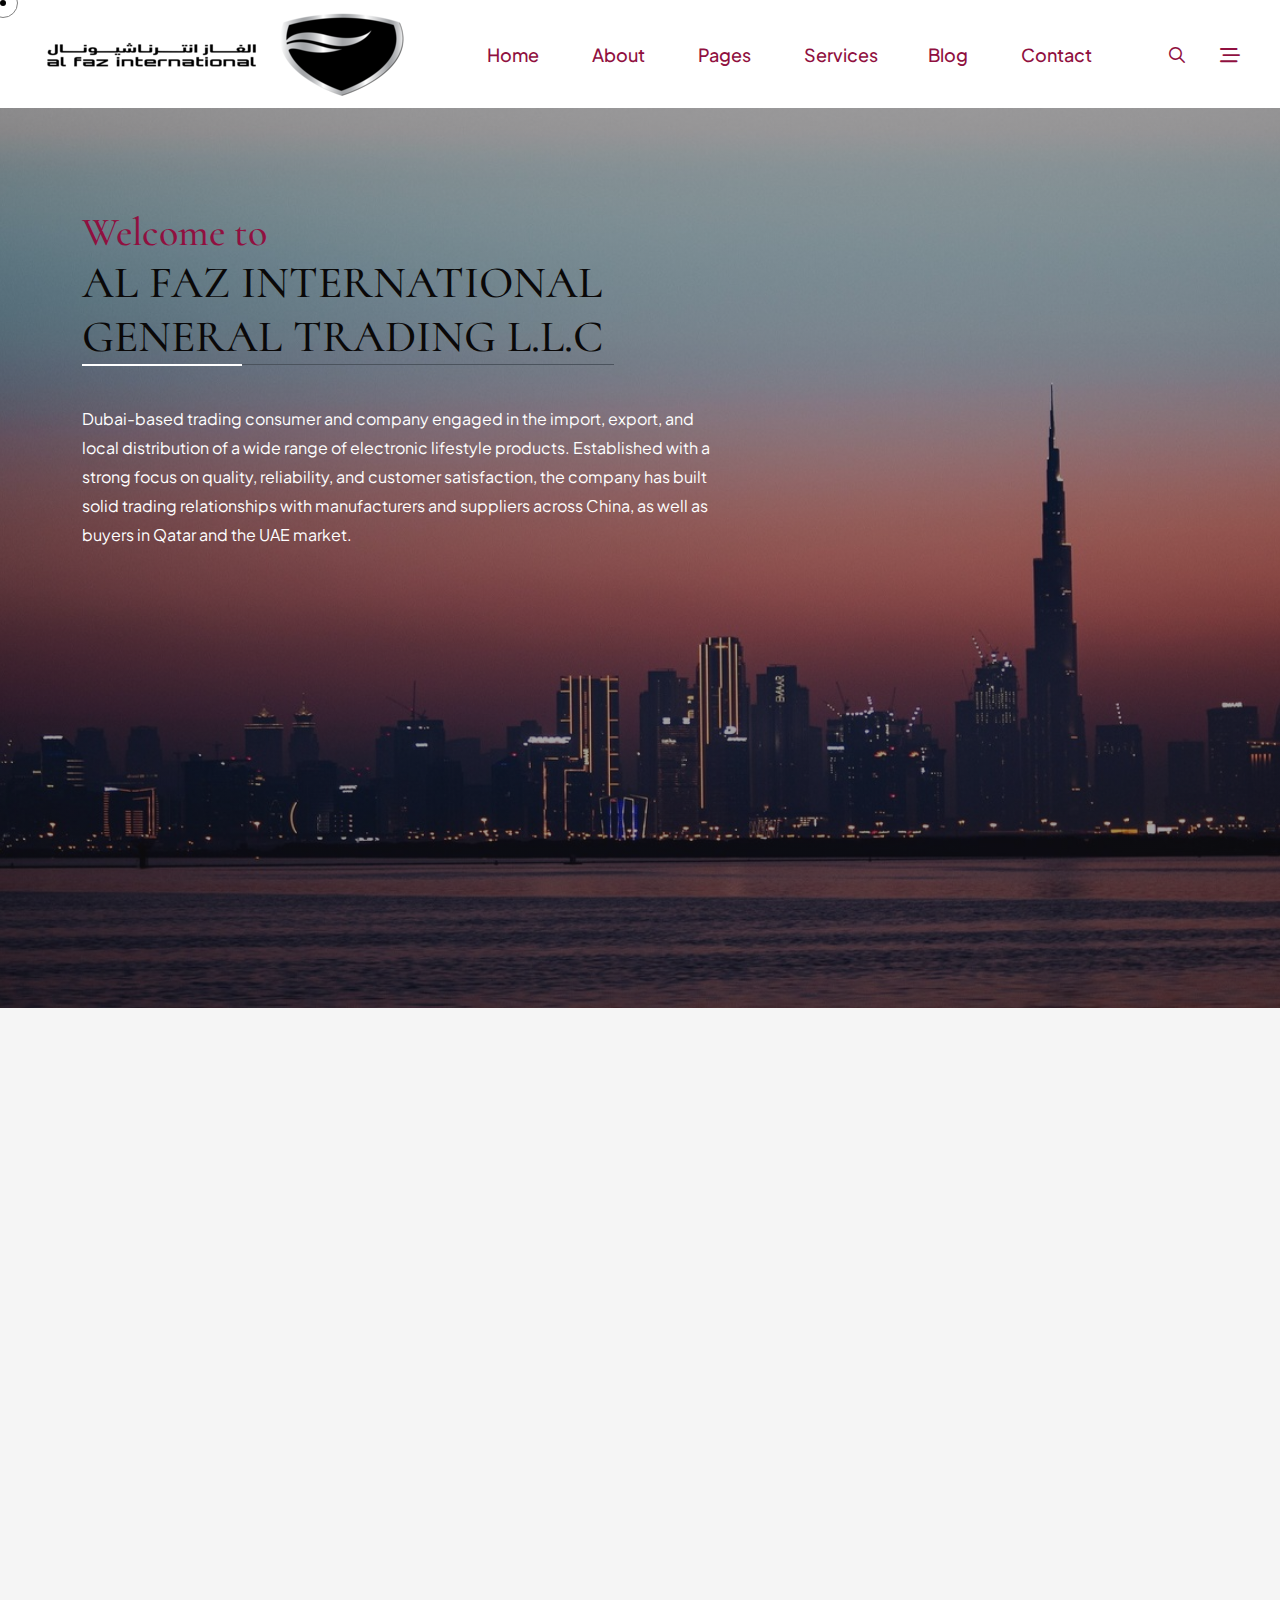
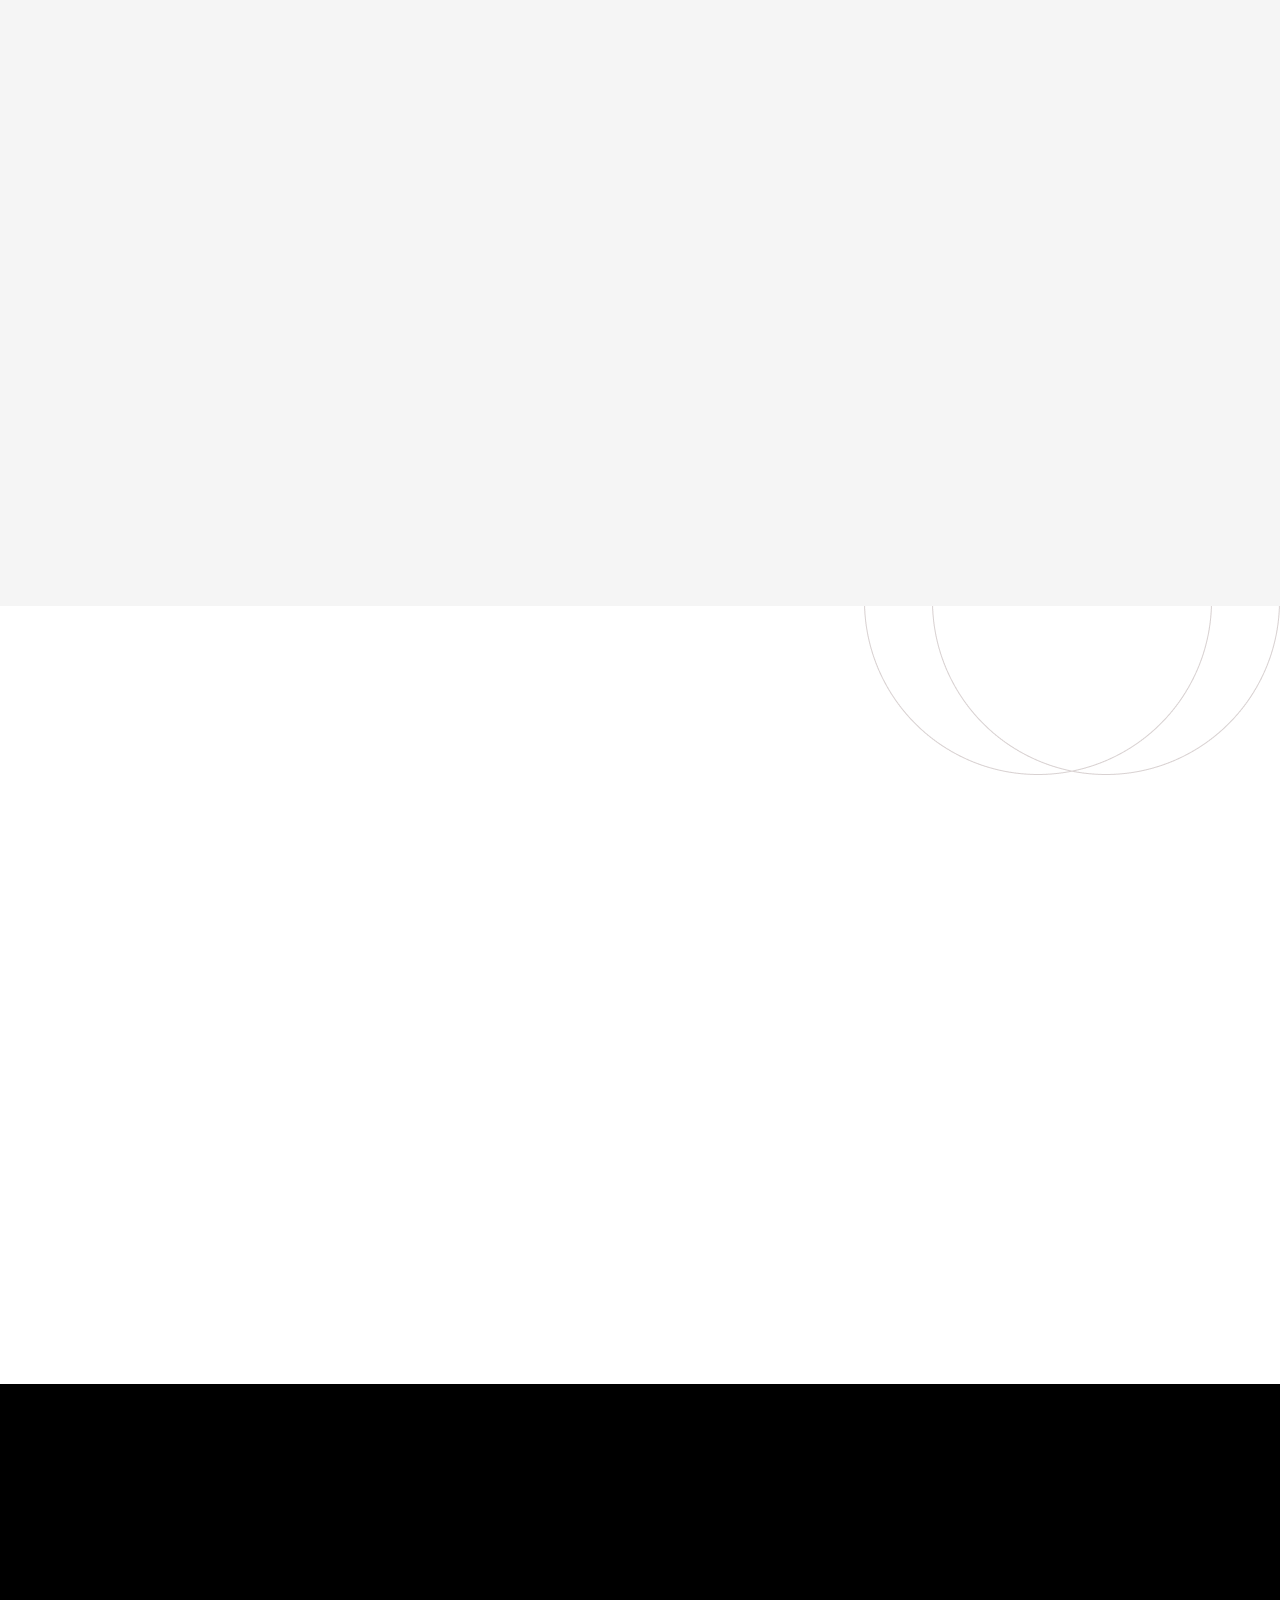
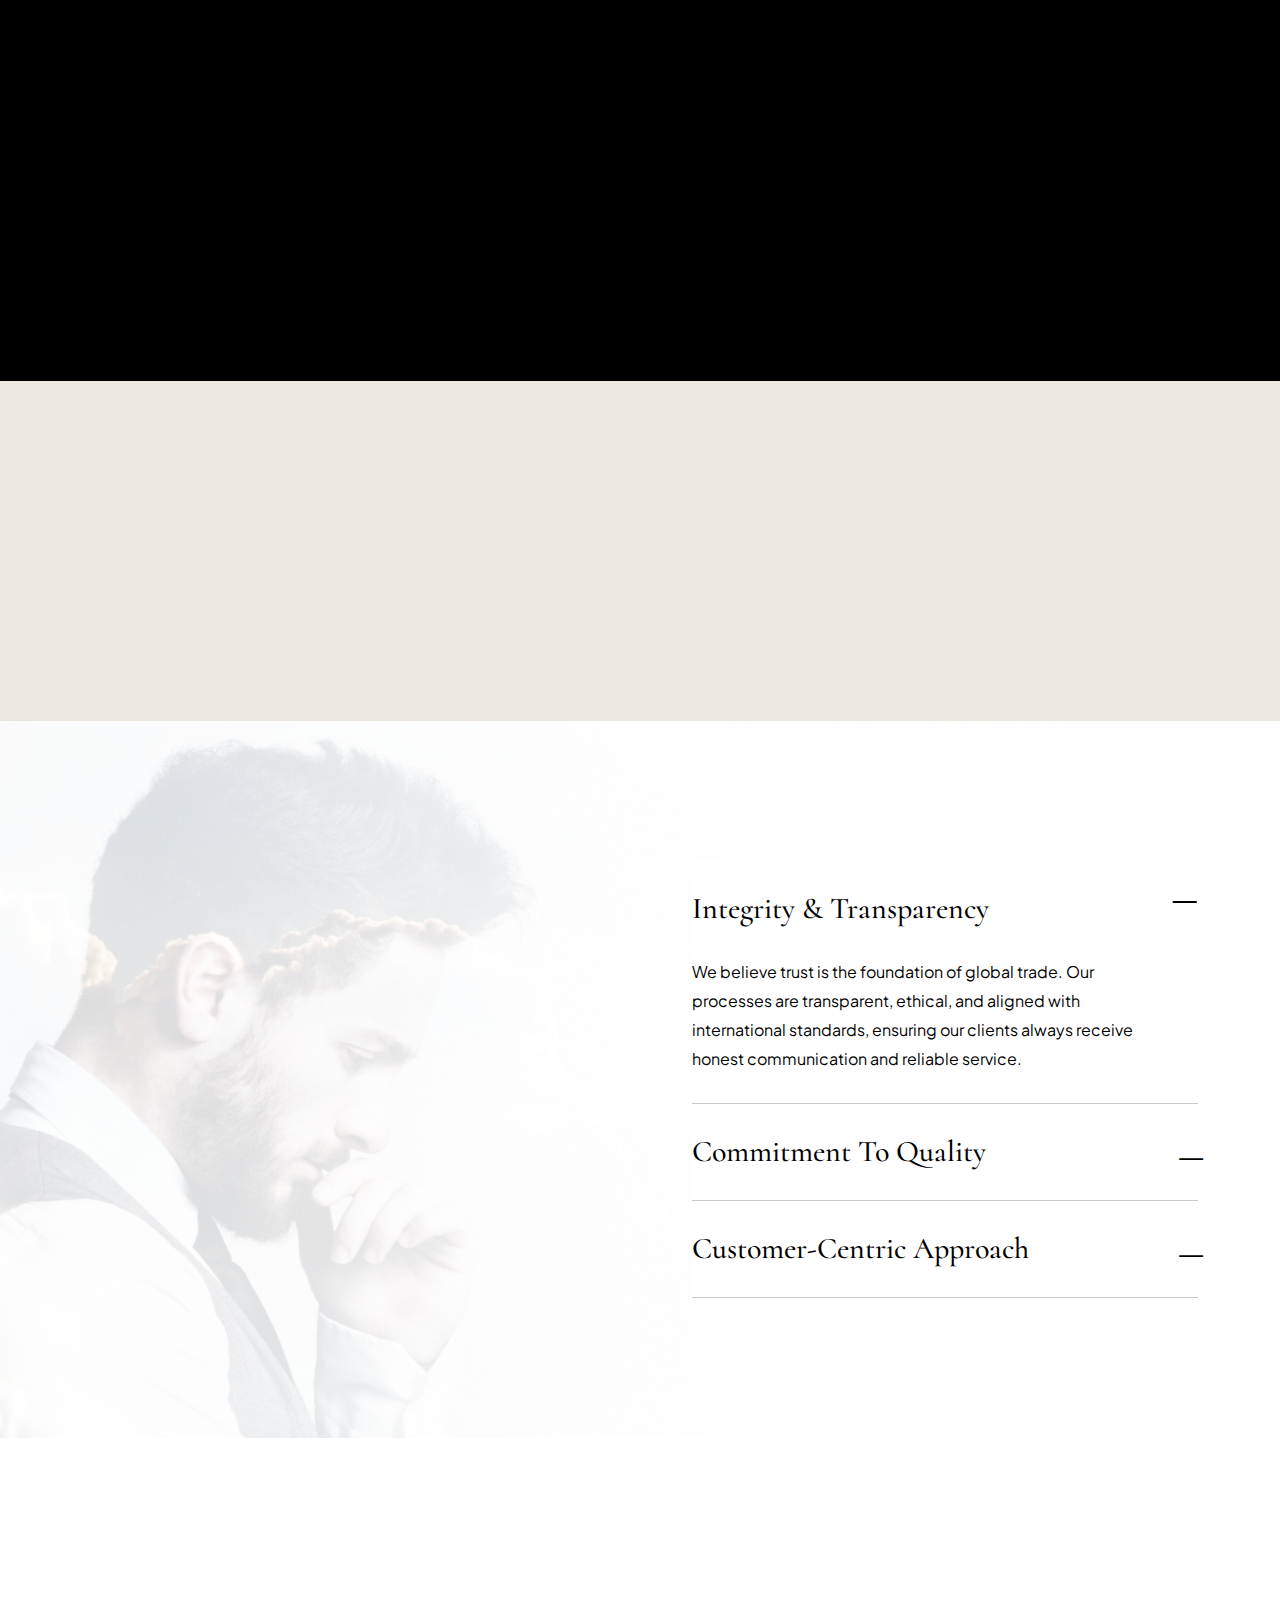
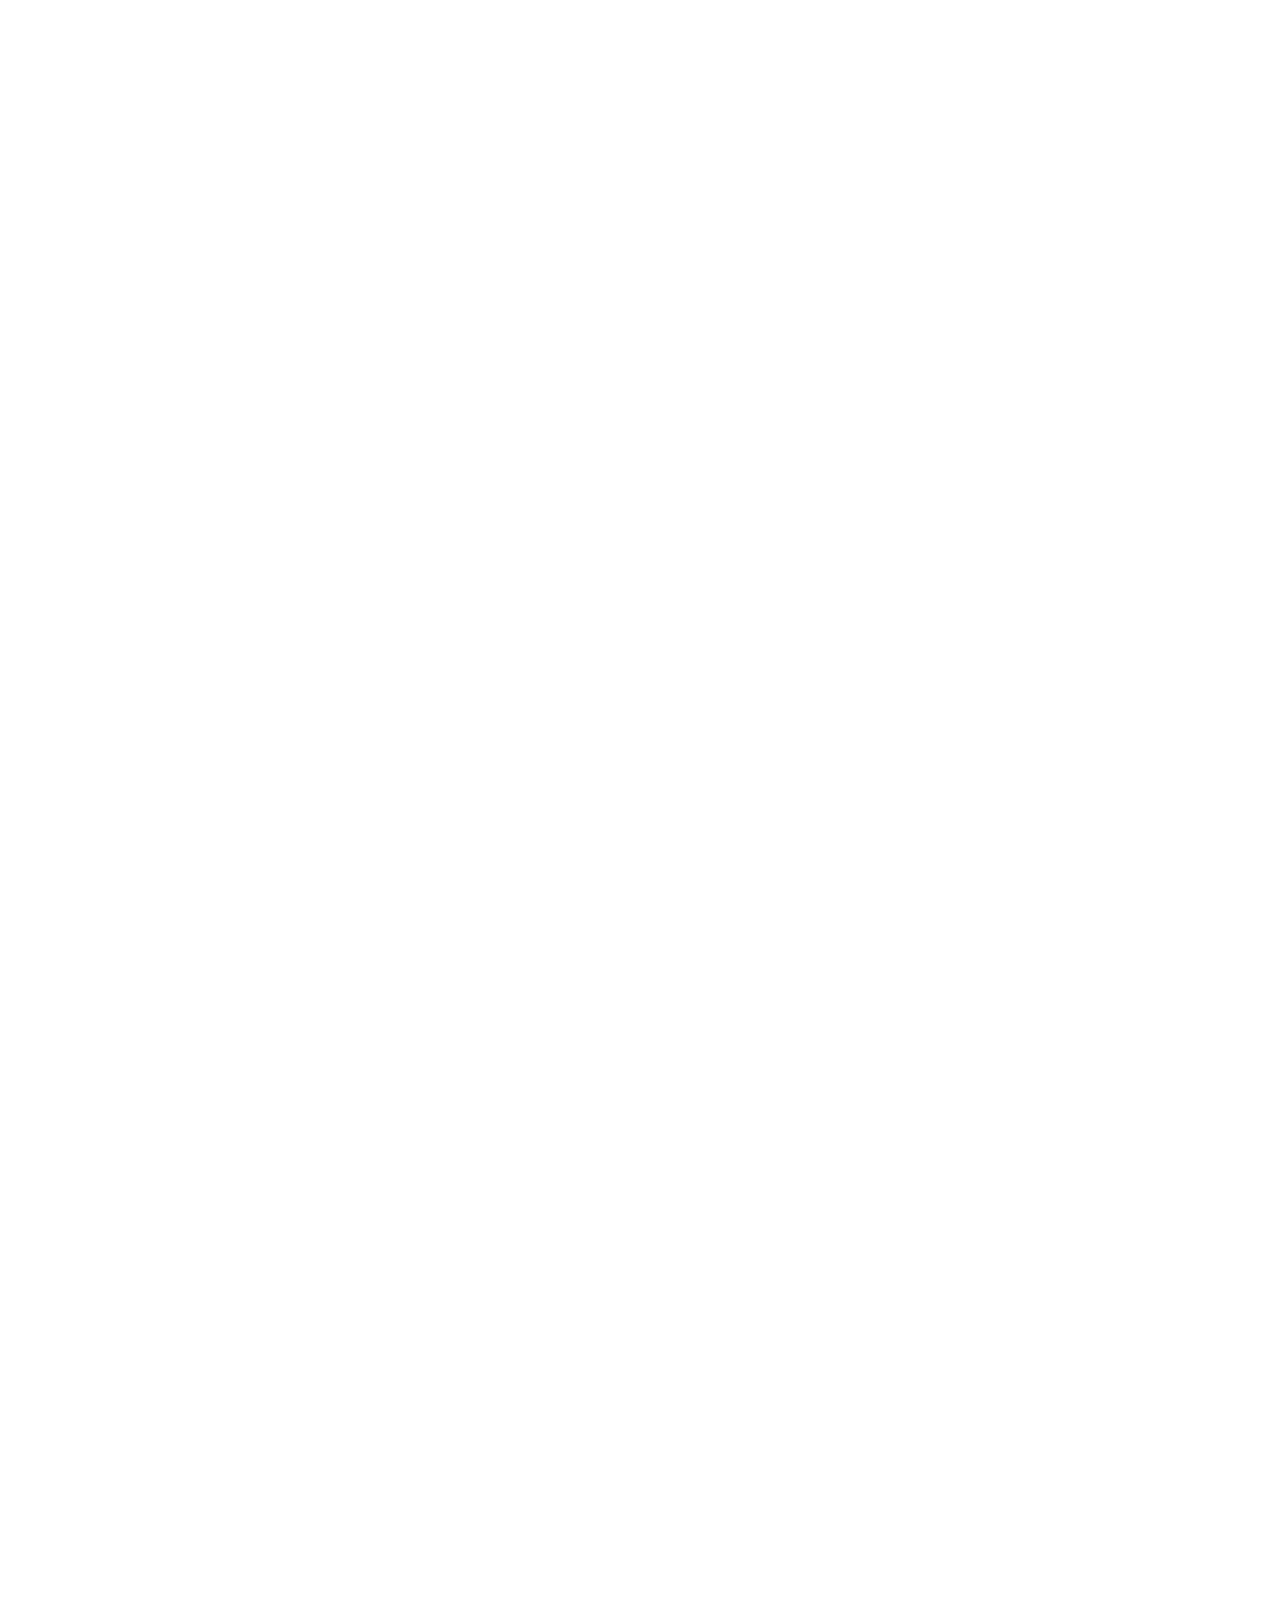
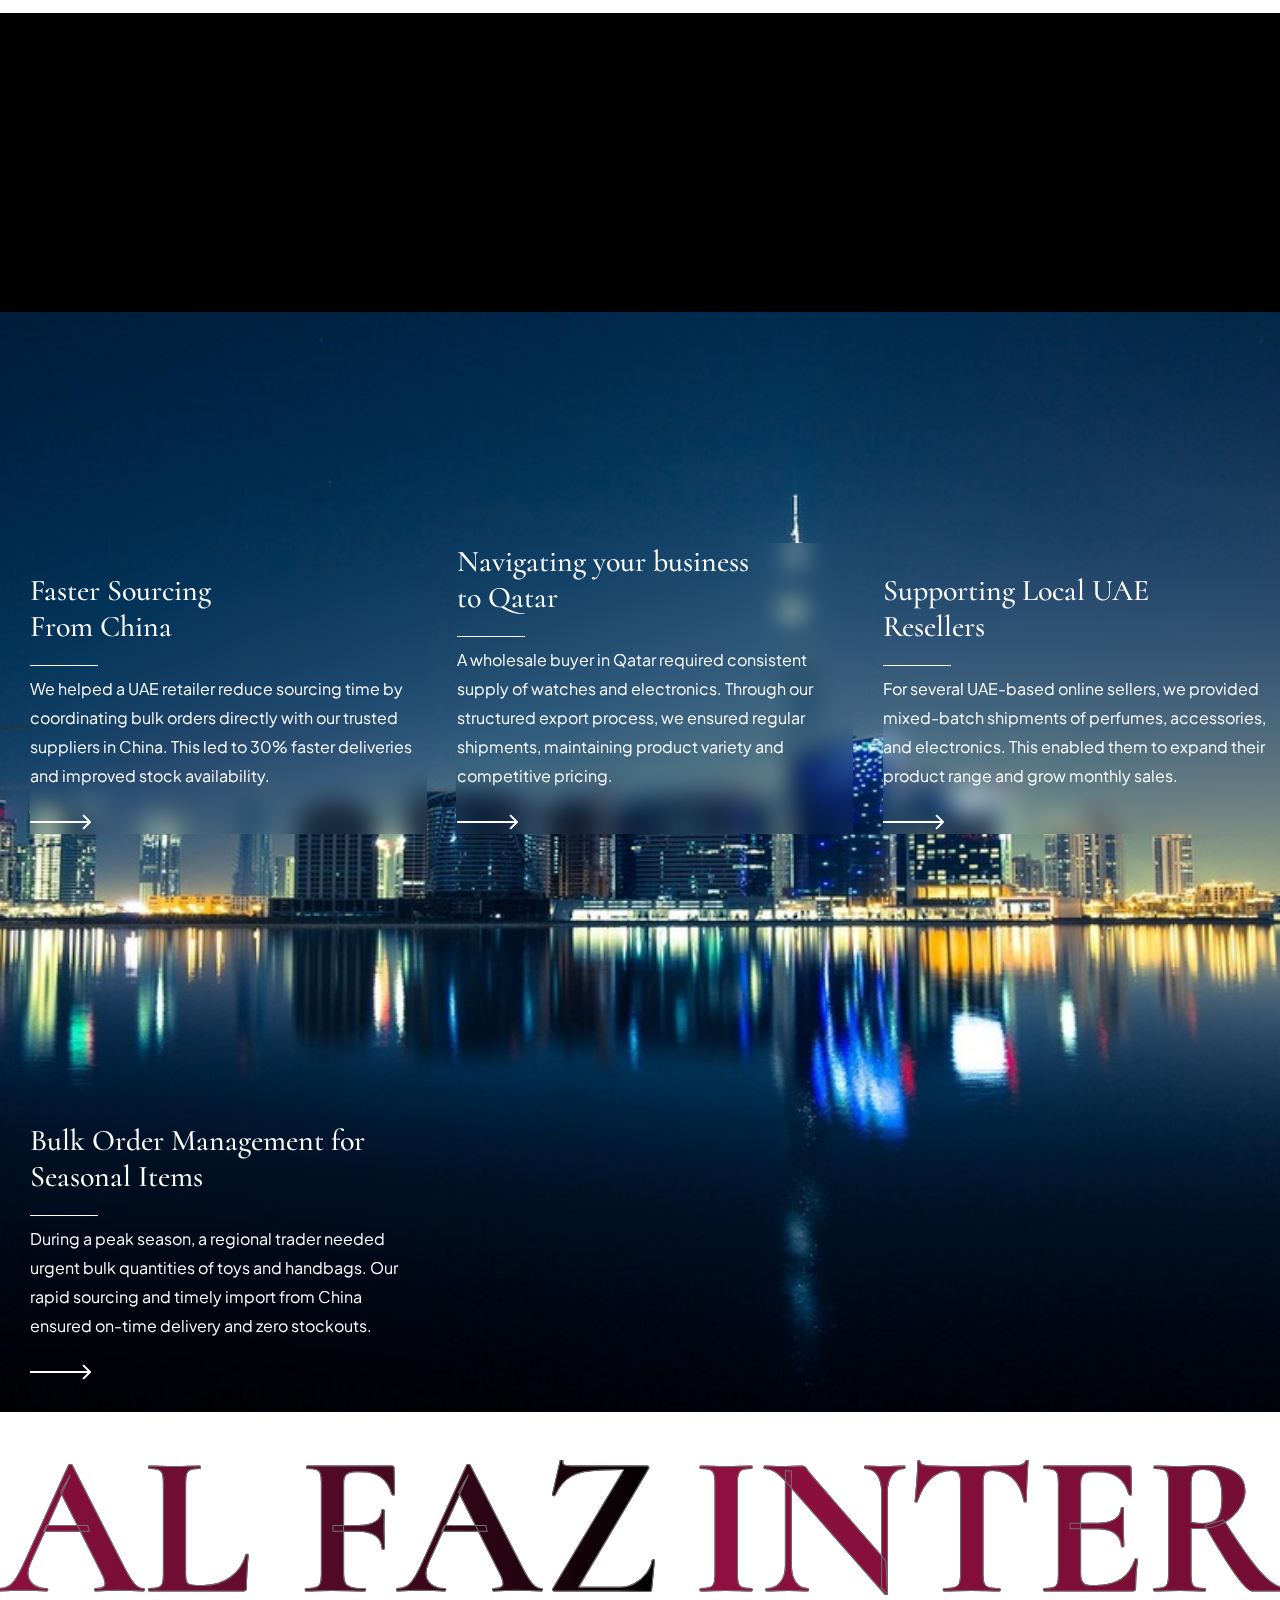
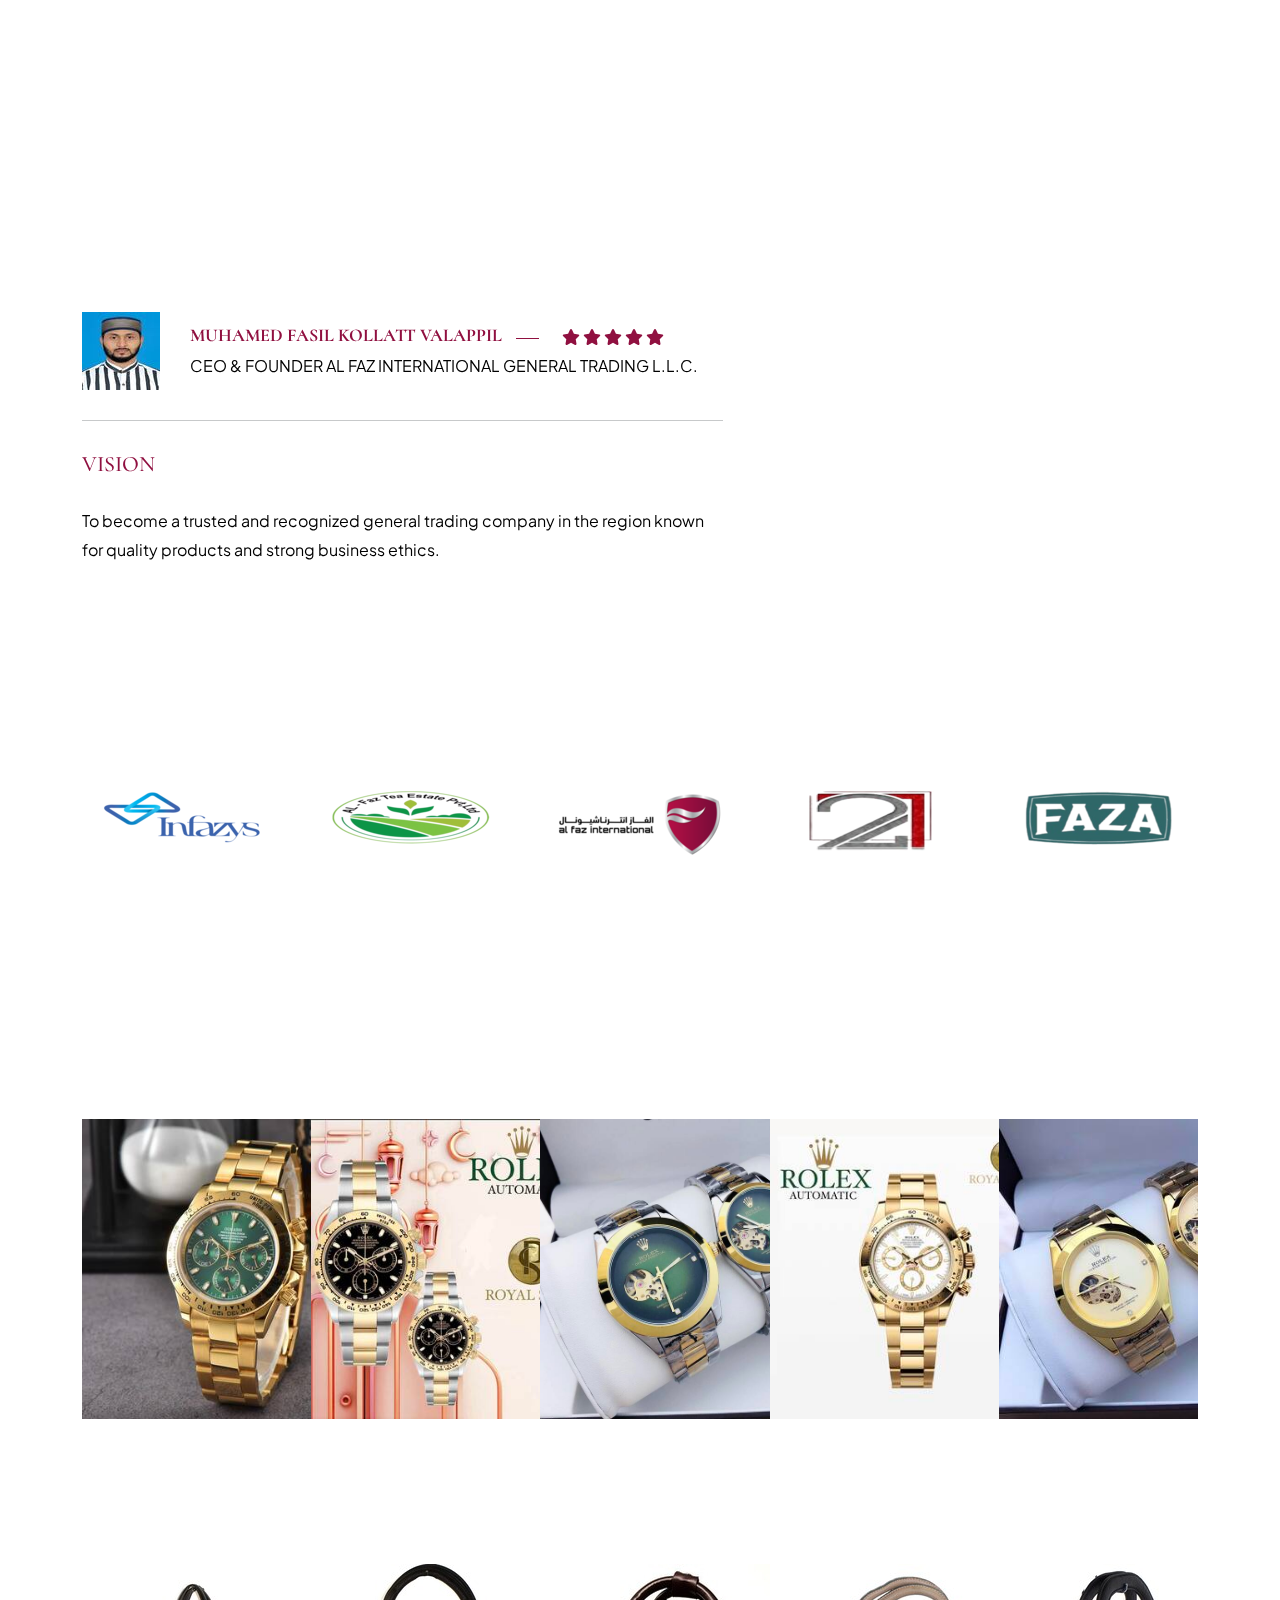
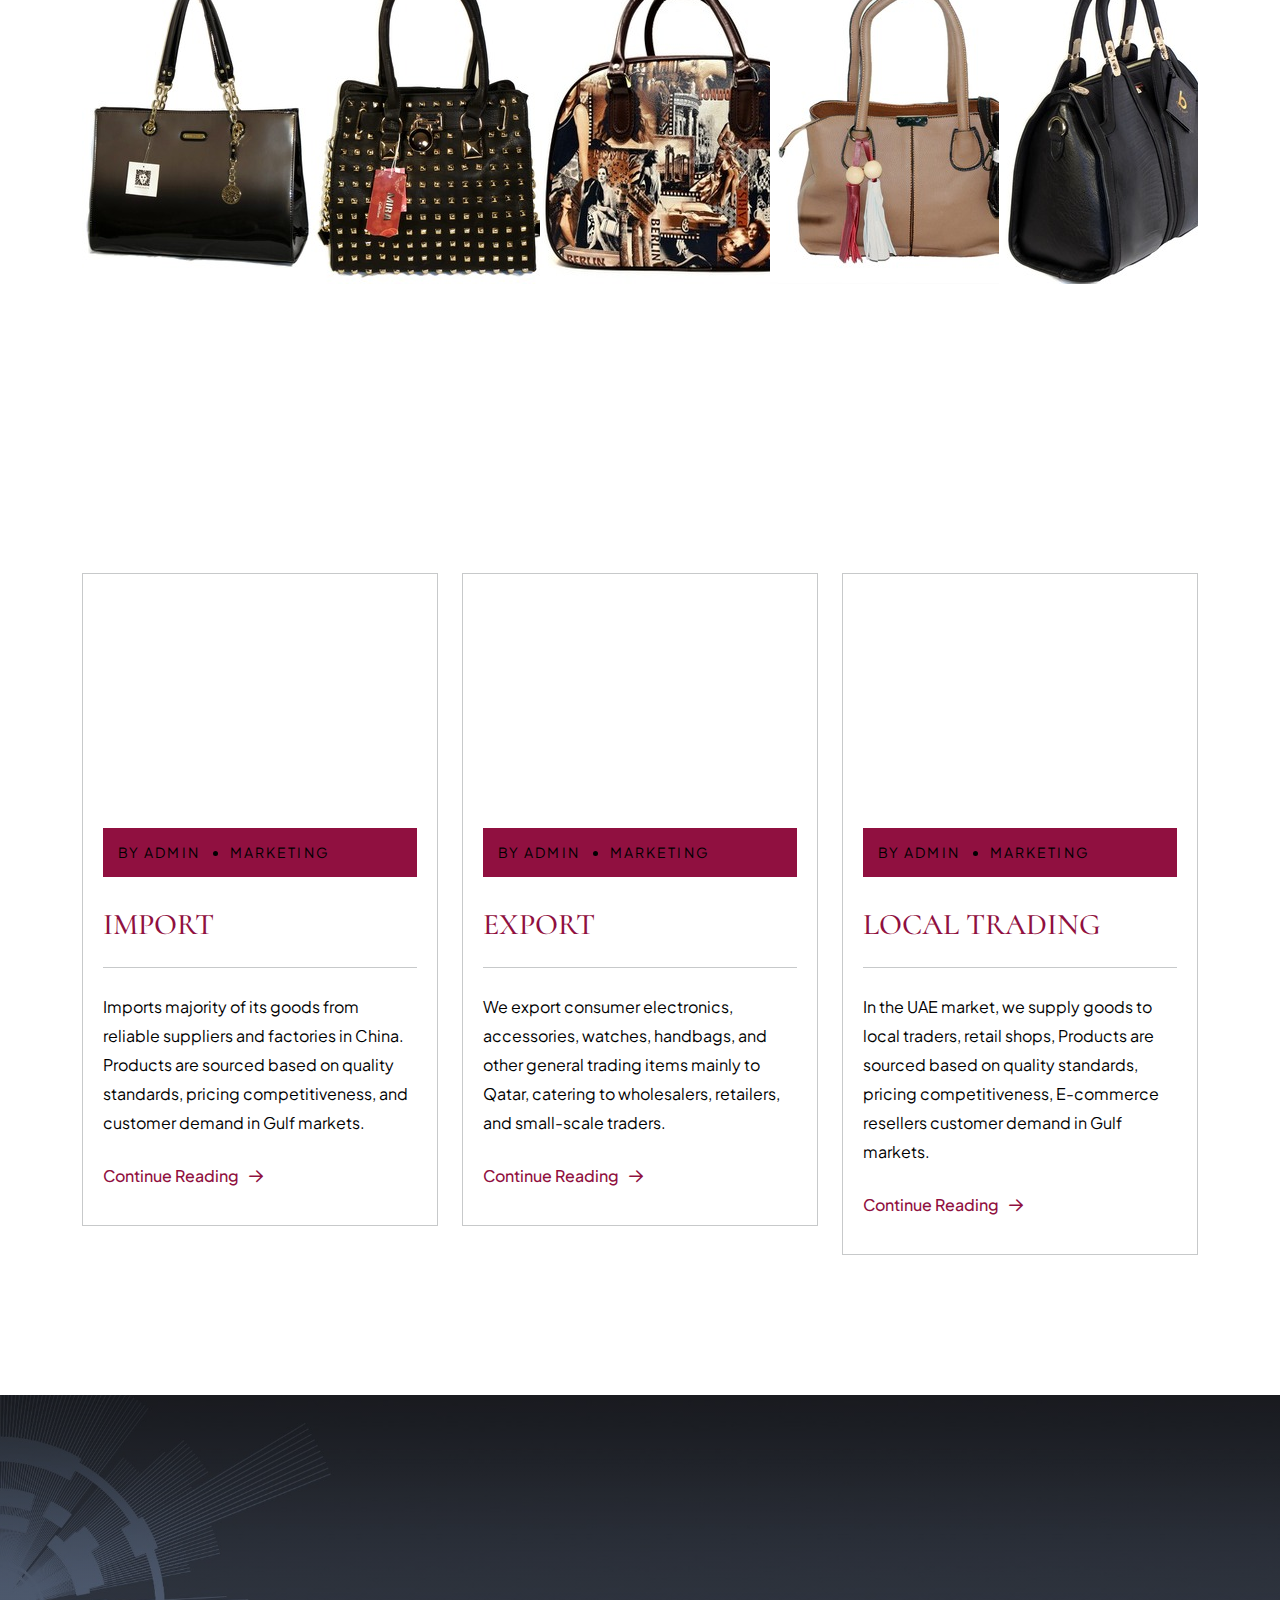
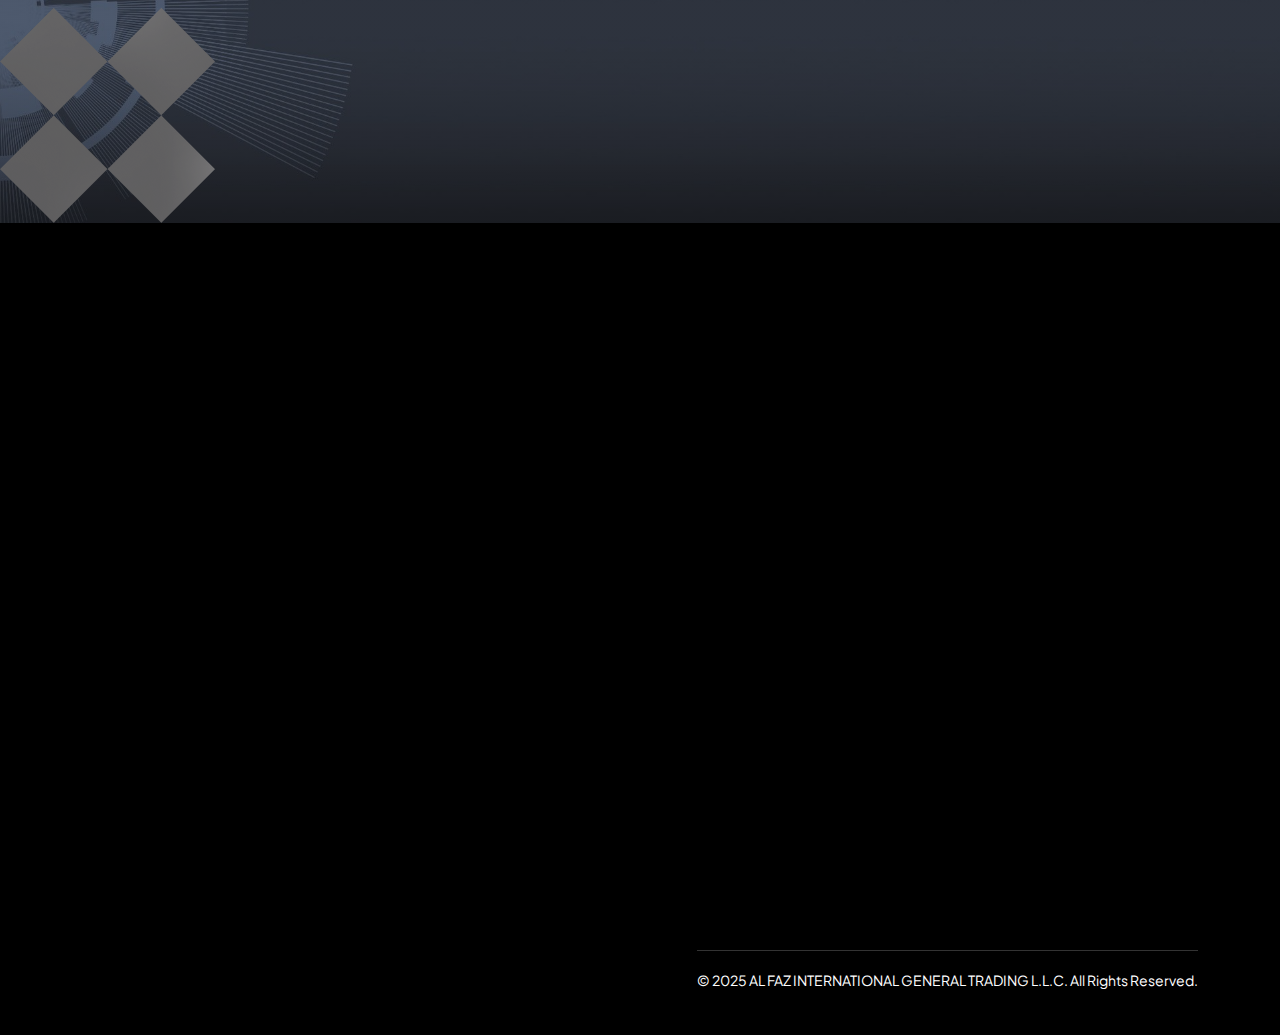
<file: index.html>
<!DOCTYPE html>
<html lang="en">
    <!--<< Header Area >>-->
    <head>
        <!-- ========== Meta Tags ========== -->
        <meta charset="UTF-8">
        <meta http-equiv="X-UA-Compatible" content="IE=edge">
        <meta name="viewport" content="width=device-width, initial-scale=1">
        <meta name="author" content="Valorwide">
        <meta name="description" content="AL FAZ INTERNATIONAL GENERAL TRADING L.L.C">
        <!-- ======== Page title ============ -->
        <title>AL FAZ INTERNATIONAL GENERAL TRADING L.L.C</title>
        <!--<< Favcion >>-->
        <link rel="shortcut icon" href="assets/img/logo/Untitled design (14).svg">
        <!--<< Bootstrap min.css >>-->
        <link rel="stylesheet" href="assets/css/bootstrap.min.css">
        <!--<< All Min Css >>-->
        <link rel="stylesheet" href="assets/css/all.min.css">
        <!--<< Animate.css >>-->
        <link rel="stylesheet" href="assets/css/animate.css">
        <!--<< Magnific Popup.css >>-->
        <link rel="stylesheet" href="assets/css/magnific-popup.css">
        <!--<< MeanMenu.css >>-->
        <link rel="stylesheet" href="assets/css/meanmenu.css">
        <!--<< Swiper Bundle.css >>-->
        <link rel="stylesheet" href="assets/css/swiper-bundle.min.css">
        <!--<< Nice Select.css >>-->
        <link rel="stylesheet" href="assets/css/nice-select.css">
        <!--<< Main.css >>-->
        <link rel="stylesheet" href="assets/css/main.css">
    </head>
    <body class="body-bg">

       <!-- Preloader Start -->
       <div id="preloader" class="preloader">
        <div class="animation-preloader">
            <div class="spinner">                
            </div>
            <div class="txt-loading">
                <span data-text-preloader="A" class="letters-loading">
                    A
                </span>
                <span data-text-preloader="L" class="letters-loading">
                    L
                </span>
                <span data-text-preloader="F" class="letters-loading">
                    F
                </span>
                <span data-text-preloader="A" class="letters-loading">
                    A
                </span>
                <span data-text-preloader="Z" class="letters-loading">
                    Z
                </span>
            </div>
            <p class="text-center">Loading</p>
        </div>
        <div class="loader">
            <div class="row">
                <div class="col-3 loader-section section-left">
                    <div class="bg"></div>
                </div>
                <div class="col-3 loader-section section-left">
                    <div class="bg"></div>
                </div>
                <div class="col-3 loader-section section-right">
                    <div class="bg"></div>
                </div>
                <div class="col-3 loader-section section-right">
                    <div class="bg"></div>
                </div>
            </div>
        </div>
       </div>

    <!--<< Mouse Cursor Start >>-->  
    <div class="mouse-cursor cursor-outer"></div>
    <div class="mouse-cursor cursor-inner"></div>

    <!-- Back To Top start -->
    <button id="back-top" class="back-to-top">
        <i class="fa-regular fa-arrow-up"></i>
    </button>

        <!-- Offcanvas Area Start -->
        <div class="fix-area">
            <div class="offcanvas__info">
                <div class="offcanvas__wrapper">
                    <div class="offcanvas__content">
                        <div class="offcanvas__top mb-5 d-flex justify-content-between align-items-center">
                            <div class="offcanvas__logo">
                                <a href="index.html">
                                    <img src="assets/img/logo/ALFAZ final logo-01 (1) original.png" alt="logo-img">
                                </a>
                            </div>
                            <div class="offcanvas__close">
                                <button>
                                <i class="fas fa-times"></i>
                                </button>
                            </div>
                        </div>
                        <p class="text d-none d-xl-block">
                            Empowering global trade with seamless reliability and trusted quality.
                        </p>
                        <div class="mobile-menu fix mb-3"></div>
                        <div class="offcanvas__contact">
                            <h4>Contact Info</h4>
                            <ul>
                                <li class="d-flex align-items-center">
                                    <div class="offcanvas__contact-icon">
                                        <i class="fal fa-map-marker-alt"></i>
                                    </div>
                                    <div class="offcanvas__contact-text">
                                        <a target="_blank" href="#">Head Office
                                        Murabba’t Wasl, Port Saeed, Baniyas Road
                                       Riggat<br> Al Buteen, Dubai, UAE 
                                    </div> 
                                </li>
                                <li class="d-flex align-items-center">
                                    <div class="offcanvas__contact-icon mr-15">
                                        <i class="fal fa-envelope"></i>
                                    </div>
                                    <div class="offcanvas__contact-text">
                                        <a href="mailto:Hr@alfaz.co.in">Hr@alfaz.co.in</a>  <br>  <a href="mailto:info@alfaz.co.in">info@alfaz.co.in</a>
                                    </div>
                                </li>
                                <li class="d-flex align-items-center">
                                    <div class="offcanvas__contact-icon mr-15">
                                        <i class="fal fa-clock"></i>
                                    </div>
                                    <div class="offcanvas__contact-text">
                                        <a target="_blank" href="#">Mod-friday, 09am -05pm</a>
                                    </div>
                                </li>
                                <li class="d-flex align-items-center">
                                    <div class="offcanvas__contact-icon mr-15">
                                        <i class="far fa-phone"></i>
                                    </div>
                                    <div class="offcanvas__contact-text">
                                        <a href="tel:+11002345909">+9710506078940</a>
                                    </div>
                                </li>
                            </ul>
                            <div class="header-button mt-4">
                                <a href="contact.html" class="theme-btn">Get Started</a>
                            </div>
                            <div class="social-icon d-flex align-items-center">
                                <a href="#"><i class="fab fa-facebook-f"></i></a>
                                <a href="#"><i class="fab fa-twitter"></i></a>
                                <a href="#"><i class="fab fa-youtube"></i></a>
                                <a href="#"><i class="fab fa-linkedin-in"></i></a>
                            </div>
                        </div>
                    </div>
                </div>
            </div>
        </div>
        <div class="offcanvas__overlay"></div>

        <!-- Header Section Start -->
        <header class="header-section-2">
            <div class="header-top-section">
                <div class="container-fluid">
                    <div class="header-top-wrapper">
                        <div class="top-left">
                            <div class="top-logo">
                                <a href="index.html">
                                    <img src="assets/img/logo/ALFAZ final logo-01 (1) original.png" alt="img">
                                </a>
                            </div>
                        <!--    <ul>
                                <li>
                                    <div class="icon">
                                        <i class="fa-solid fa-location-dot"></i>
                                    </div>
                                    <div class="content">
                                       <p>
                                            Head Office
Murabba’t Wasl, Port Saeed, Baniyas Road
Riggat<br> Al Buteen, Dubai, UAE 
                                        </p>
                                    </div> 
                                </li>
                                <li>
                                    <div class="icon">
                                        <i class="fa-solid fa-paper-plane"></i>
                                    </div>
                                    <div class="content">
                                        <p>
                                        
                                        </p>
                                        <a href="mailto:Hr@alfaz.co.in">Hr@alfaz.co.in</a>  <br>  <a href="mailto:info@alfaz.co.in">info@alfaz.co.in</a>
                                    </div>
                                </li>
                            </ul> -->
                        </div>
                        <div class="top-right">
                            <ul>
                                <li>
                                    <a href="#">Fb.</a>
                                    <a href="#">X.</a>
                                    <a href="#">Ins.</a>
                                    <a href="#">Lin.</a>
                                </li>
                            </ul>
                            <a href="contact.html" class="theme-btn">Plan With Us</a>
                        </div>
                    </div>
                </div>
            </div>
            <div id="header-sticky" class="header-2">
                <div class="container-fluid">
                    <div class="mega-menu-wrapper">
                        <div class="header-main">
                            <div class="logo">
                                <a href="index.html" class="header-logo">
                                    <img src="assets/img/logo/ALFAZ final logo-02 - 30-11-2025.png" alt="logo-img">
                                </a>
                            </div>
                            <div class="mean__menu-wrapper">
                                <div class="main-menu">
                                    <nav id="mobile-menu">
                                        <ul>
                                            <li class="has-dropdown active menu-thumb">
                                                <a href="index.html">
                                                    Home 
                                                </a>
                                            </li>
                                        <!--    <li class="has-dropdown active d-xl-none">
                                                <a href="team.html" class="border-none">
                                                Home
                                                </a>
                                                <ul class="submenu">
                                                    <li><a href="index.html">Home 01</a></li>
                                                    <li><a href="index-2.html">Home 02</a></li>
                                                    <li><a href="index-3.html">Home 03</a></li>
                                                </ul>
                                            </li> -->
                                            <li>
                                                <a href="about.html">About</a>
                                            </li>
                                            <li class="has-dropdown">
                                                <a href="#">
                                                    Pages
                                                </a>
                                                <ul class="submenu">
                                              
                                             <!--   <li><a href="portfolio-details.html">Portfolio</a></li>
                                                    <li><a href="team.html">Team</a></li>                                            
                                                    <li><a href="faq.html">Our Faq</a></li>                                            
                                                    <li><a href="404.html">404 Page</a></li> -->
                                                     <li><a href="https://www.facebook.com/onlineqatar0">Q 24/7</a></li>                                         
                                                    <li><a href="https://www.facebook.com/SawaFashionWear">SAWO FASHION</a></li>
                                                    <li><a href="https://www.facebook.com/profile.php?id=61556761492878">CART TOUCH QA</a></li>
                                                    <li><a href="https://www.facebook.com/easyshopglam">EASY SHOP</a></li>
                                                    <li><a href="https://www.facebook.com/profile.php?id=100064684396668">ALICHU.COM</a></li>
                                                </ul>
                                            </li>
                                            <li>
                                                <a href="service-details.html">
                                                    Services
                                                </a>
                                              <!--   <ul class="submenu">
                                                    <li><a href="service.html">Service Grid</a></li>
                                                    <li><a href="service-list.html">Service List</a></li> 
                                                    <li><a href="service-details.html">Service Details</a></li>
                                                </ul>
                                            </li> -->
                                           <li>
                                                <a href="news.html">
                                                    Blog
                                                </a>
                                            <!--    <ul class="submenu">
                                                    <li><a href="news.html">Blog</a></li>
                                                    <li><a href="news-details.html">Blog Details</a></li> 
                                                </ul> -->
                                            </li>
                                            <li>
                                                <a href="contact.html">Contact</a>
                                            </li>
                                        </ul>
                                    </nav>
                                </div>
                            </div>
                            <div class="header-right d-flex justify-content-end align-items-center">
                                <div class="icon-items">
                                    <div class="icon">
                                        <i class="fa-solid fa-paper-plane"></i>
                                    </div>
                                    <div class="content">
                                        <p>
                                            Support Number  : <a href="tel:3025550107">(971)0506078940</a>
                                        </p>
                                    </div>
                                </div>
                                <div class="header-right-bar">
                                    <a href="#0" class="search-trigger search-icon"><i class="fa-regular fa-magnifying-glass"></i></a>
                                    <div class="header__hamburger d-xl-block my-auto">
                                        <div class="sidebar__toggle">
                                            <i class="fa-regular fa-bars-staggered"></i>
                                        </div>
                                    </div>
                                </div>
                            </div>
                        </div>
                    </div>
                </div>
            </div>
        </header>
        
        <!-- Search Area Start -->
        <div class="search-wrap">
            <div class="search-inner">
                <i class="fas fa-times search-close" id="search-close"></i>
                <div class="search-cell">
                    <form method="get">
                        <div class="search-field-holder">
                            <input type="search" class="main-search-input" placeholder="Search...">
                        </div>
                    </form>
                </div>
            </div>
        </div>

        <!-- Hero section start -->
        <section class="hero-section hero-2 fix bg-cover" style="background-image: url(assets/img/brand/dubai-6331310_1920\ \(1\).jpg);">
     <!--   <div class="hero-shape">
            <img src="" alt="img"> 
        </div> -->
        <div class="container">
            <div class="row">
                <div class="col-lg-7">
                    <div class="hero-content">
                        <h3>Welcome to  </h3>
                        <h2 style="color: rgb(10, 8, 8);" class="wow fadeInUp" data-wow-delay=".3s" >
                           AL FAZ INTERNATIONAL GENERAL TRADING L.L.C
                        </h2>
                        <span></span>
                        <p class="wow fadeInUp" data-wow-delay=".5s">
                           Dubai-based trading consumer and company engaged in the import, export, and local distribution of a wide range of electronic lifestyle products. Established with a strong focus on quality, reliability, and customer satisfaction, the company has built solid trading relationships with manufacturers and suppliers across China, as well as buyers in Qatar and the UAE market.
                        </p>
                    <!--   <div class="arrow-image wow fadeInUp" data-wow-delay=".7s">
                           <img src="assets/img/logo/ALFAZ final logo-01 og - 01-12-2025 00-41-24.png" alt="img">
                        </div> -->
                    </div>
                </div>
            </div>
        </div>
        </section> 
       
        <!-- Feature step section Start -->
        <section class="feature-step-section section-padding fix section-bg-2">
            <div class="container">
                <div class="section-title text-center">
                    <span class="wow fadeInUp">steps to success</span>
                    <h2 class="wow fadeInUp" data-wow-delay=".3s">
                        How To Grow Up <br> Your Business
                    </h2>
                </div>
                <div class="row">
                    <div class="col-xl-4 col-lg-6 wow fadeInUp" data-wow-delay=".3s">
                        <div class="feature-step-items-2">
                            <div class="icon">
                                <svg xmlns="http://www.w3.org/2000/svg" width="60" height="60" viewBox="0 0 60 60" fill="none">
                                    <g clip-path="url(#clip0_2545_69)">
                                      <path d="M0.498035 17.604L28.794 31.7521C29.46 32.0821 30.54 32.0821 31.206 31.7521L59.502 17.604C60.168 17.268 60.168 16.728 59.502 16.398L31.206 2.25005C30.54 1.91405 29.46 1.91405 28.794 2.25005L0.498035 16.398C-0.167965 16.728 -0.167965 17.268 0.498035 17.604Z" fill="#1C1A1D"/>
                                      <path opacity="0.4" d="M51.762 35.814L59.502 39.828C60.168 40.176 60.168 40.734 59.502 41.076L31.206 55.74C30.54 56.088 29.46 56.088 28.794 55.74L0.498035 41.076C-0.167965 40.734 -0.167965 40.176 0.498035 39.828L8.23804 35.82L28.602 46.368C29.37 46.77 30.624 46.77 31.392 46.368L51.762 35.814ZM51.762 24L59.502 28.014C60.168 28.356 60.168 28.914 59.502 29.262L31.206 43.926C30.54 44.268 29.46 44.268 28.794 43.926L0.498035 29.262C-0.167965 28.914 -0.167965 28.356 0.498035 28.014L8.23804 24L28.602 34.554C29.37 34.956 30.624 34.956 31.392 34.554L51.762 24Z" fill="#1C1A1D"/>
                                    </g>
                                    <defs>
                                      <clipPath id="clip0_2545_69">
                                        <rect width="60" height="60" fill="white"/>
                                      </clipPath>
                                    </defs>
                                  </svg>
                            </div>
                            <div class="feature-step-content">
                                <h3>Analysis</h3>
                                <div class="number">01</div>
                                <p>
                                  Deliver quality products through reliable sourcing and expand market reach with consistent, customer-focused trading.
                                </p>
                            </div>
                        </div>
                    </div>
                    <div class="col-xl-4 col-lg-6 wow fadeInUp" data-wow-delay=".5s">
                        <div class="feature-step-items-2">
                            <div class="icon">
                                <svg xmlns="http://www.w3.org/2000/svg" width="60" height="60" viewBox="0 0 60 60" fill="none">
                                    <path d="M13.5364 29.4901L13.4524 28.8961C13.4284 28.8181 13.3864 28.7461 13.3264 28.6921C12.4744 27.8041 12.0124 26.6221 12.0304 25.3981C12.1384 22.9921 13.9864 21.0181 16.4104 20.7241L17.8984 20.5201C20.3044 20.1481 22.6324 21.5401 23.4064 23.8201C23.7664 24.9901 23.6524 26.2501 23.0884 27.3421C23.0464 27.4081 23.0224 27.4861 23.0224 27.5701L23.1064 28.1641C23.1184 28.2361 23.1604 28.3081 23.2204 28.3501C23.2804 28.3981 23.3584 28.4161 23.4364 28.4041L31.7644 27.2521L30.7264 19.9921C30.5584 18.7921 31.4044 17.6881 32.6224 17.5201L33.2284 17.4361C33.7024 17.3761 34.1824 17.4601 34.6024 17.6821C35.2624 18.0181 36.0304 18.0901 36.7444 17.8741C38.1424 17.3881 38.9884 15.9781 38.7364 14.5321L38.5264 13.0681C38.3644 11.6101 37.1584 10.4821 35.6764 10.3981C34.9324 10.3801 34.2124 10.6561 33.6724 11.1541C33.3304 11.4841 32.8924 11.7001 32.4184 11.7781L31.8124 11.8561C30.6004 12.0301 29.4724 11.1901 29.3044 9.99609L28.1344 1.78809L7.07445 4.70409C4.43445 5.07609 2.59245 7.48209 2.95845 10.0861L5.91645 30.8341L13.2904 29.8141C13.3684 29.8021 13.4344 29.7601 13.4824 29.7001C13.5304 29.6401 13.5484 29.5621 13.5364 29.4901Z" fill="#1C1A1D"/>
                                    <path opacity="0.4" d="M17.0036 23.4539H18.5036C19.9916 23.4119 21.2876 24.4319 21.5816 25.8659C21.6836 26.4839 21.5696 27.1139 21.2636 27.6599L21.0956 27.9239C20.8736 28.2299 20.7296 28.5839 20.6756 28.9499L20.6516 29.2319V29.8319C20.6516 30.9659 21.5216 31.8959 22.6316 32.0099L22.8776 32.0219H31.2836V40.3139C31.2836 40.3919 31.2536 40.4639 31.1996 40.5179C31.1636 40.5539 31.1216 40.5779 31.0736 40.5899L30.9956 40.6019H30.3836C30.3296 40.5899 30.2816 40.5719 30.2336 40.5479L30.1676 40.5059C29.9096 40.3319 29.6396 40.1759 29.3576 40.0559C28.5176 39.6839 27.5816 39.5579 26.6696 39.7019C24.3836 40.1219 22.7036 42.0299 22.5896 44.2919L22.5836 44.6159V46.0979C22.5476 48.5039 24.2696 50.5799 26.6696 51.0179C27.7616 51.1859 28.8716 50.9759 29.8196 50.4359L30.1676 50.2139C30.2096 50.1839 30.2576 50.1539 30.3056 50.1359L30.3836 50.1179H30.9956C31.0736 50.1179 31.1456 50.1479 31.1996 50.2019C31.2356 50.2379 31.2656 50.2859 31.2776 50.3339L31.2836 50.4059V57.7379H10.0196C7.46359 57.7379 5.36959 55.7819 5.19559 53.3039L5.18359 52.9799V32.0219H12.6296C13.2176 32.0219 13.7816 31.7939 14.2016 31.3859C14.5616 31.0319 14.7836 30.5699 14.8376 30.0839L14.8556 29.8319V29.2319C14.8496 28.8539 14.7476 28.4879 14.5616 28.1639L14.4116 27.9239C13.9796 27.3299 13.8056 26.5919 13.9196 25.8659C14.1956 24.5219 15.3596 23.5379 16.7276 23.4599L17.0036 23.4539ZM33.2216 32.0219H40.6676C40.7936 32.0219 40.9016 32.1059 40.9436 32.2199L40.9556 32.3099V32.9099C40.9496 32.9639 40.9316 33.0179 40.9076 33.0599L40.8596 33.1259C40.1456 34.1279 39.8516 35.3639 40.0436 36.5759C40.4696 38.8259 42.4076 40.4759 44.7056 40.5899L45.0356 40.5959H46.5416C48.9776 40.6379 51.0836 38.9339 51.5276 36.5759C51.7196 35.3639 51.4316 34.1279 50.7176 33.1259C50.6816 33.0839 50.6576 33.0419 50.6396 32.9879L50.6216 32.9099V32.3099C50.6216 32.1839 50.6996 32.0759 50.8196 32.0399L50.9096 32.0219H59.3216V52.9799C59.3156 55.4939 57.3296 57.5579 54.8156 57.7259L54.4856 57.7379H33.2216V50.4059C33.2216 49.2779 32.3516 48.3479 31.2356 48.2279L30.9956 48.2159H30.3836C30.0056 48.2219 29.6276 48.3179 29.2976 48.4979L29.0576 48.6539C28.4516 49.0739 27.7016 49.2479 26.9636 49.1339C25.6016 48.8639 24.6056 47.7179 24.5216 46.3739V46.0979V44.6159C24.4736 43.1519 25.5116 41.8739 26.9636 41.5859C27.5936 41.4839 28.2356 41.5979 28.7876 41.8979L29.0576 42.0659C29.3636 42.2879 29.7236 42.4259 30.1016 42.4799L30.3836 42.5039H30.9956C32.1416 42.5039 33.0836 41.6459 33.2036 40.5479L33.2216 40.3079V32.0219Z" fill="#1C1A1D"/>
                                  </svg>
                            </div>
                            <div class="feature-step-content">
                                <h3>Strategy</h3>
                                <div class="number">02</div>
                                <p>
                                  Focused on quality sourcing, market expansion, and delivering competitively priced products to drive steady growth.
                                </p>
                            </div>
                        </div>
                    </div>
                    <div class="col-xl-4 col-lg-6 wow fadeInUp" data-wow-delay=".7s">
                        <div class="feature-step-items-2">
                            <div class="icon">
                                <svg xmlns="http://www.w3.org/2000/svg" width="60" height="60" viewBox="0 0 60 60" fill="none">
                                    <g clip-path="url(#clip0_2545_97)">
                                      <path d="M5.81396 46.686C11.25 53.814 19.692 58.314 29.25 58.314C38.814 58.314 47.442 53.628 52.692 46.686L29.25 33.186L5.81396 46.686Z" fill="#1C1A1D"/>
                                      <path opacity="0.4" d="M25.6921 0V27L2.25008 40.5C0.750076 36.936 7.59743e-05 33.186 7.59743e-05 29.064C-0.185924 14.064 11.0641 1.686 25.6921 0ZM33.0001 27V0C47.4421 1.686 58.6921 14.064 58.6921 29.064C58.6921 32.868 57.8881 36.36 56.7361 39.672L56.4421 40.5L33.0001 27Z" fill="#1C1A1D"/>
                                    </g>
                                    <defs>
                                      <clipPath id="clip0_2545_97">
                                        <rect width="60" height="60" fill="white"/>
                                      </clipPath>
                                    </defs>
                                  </svg>
                            </div>
                            <div class="feature-step-content">
                                <h3>Execution</h3>
                                <div class="number">03</div>
                                <p>
                                   We ensure smooth execution through efficient sourcing, consistent quality control across all trading operations.
                                </p>
                            </div>
                        </div>
                    </div>
                </div>
                <div class="step-button text-center mt-5 wow fadeInUp" data-wow-delay=".3s">
                    <a class="theme-btn" href="about.html"><span>Explore Our Solutions</span></a>
                </div>
            </div>
        </section>

        <!-- About Section Start -->
      <section class="about-section-2 fix section-padding pt-0">
    <div class="shape">
        <img src="assets/img/about/shape-1.png" alt="img">
    </div>

    <div class="container">
        <div class="about-wrapper-2">
            <div class="row g-5">

                <!-- LEFT IMAGE -->
                <div class="col-lg-6">
                    <div class="about-thumb wow img-custom-anim-left" data-wow-duration="1.5s" data-wow-delay="0.3s">
                        <img src="assets/img/choose-us/workers-long-wooden-table (1).jpg" alt="img">
                        <div class="box-shape">
                            <img src="assets/img/choose-us/workers-long-wooden-table (1).jpg" alt="img">
                        </div>
                    </div>
                </div>

                <!-- RIGHT CONTENT -->
                <div class="col-lg-6">
                    <div class="about-content">

                        <div class="section-title">
                            <span class="wow fadeInUp">Sustained Success</span>
                            <h2 class="wow fadeInUp" data-wow-delay=".3s">Our growth is built on consistency.</h2>
                        </div>

                        <p class="wow fadeInUp" data-wow-delay=".5s">
                            Trust, and long-term commitment. By maintaining strong supplier relationships, constantly adapting 
                            to market demands, and delivering reliable products to our clients, we ensure steady progress year 
                            after year. Our focus on quality, customer satisfaction, and operational efficiency continues to drive 
                            sustainable success across regional markets.
                        </p>

                        <div class="author-area">
                            <a class="theme-btn wow fadeInUp" data-wow-delay=".3s" href="about.html">
                                <span>More About Us</span>
                            </a>

                            <div class="author-image wow fadeInUp" data-wow-delay=".5s">
                                <img src="assets/img/team/WhatsApp Image 2025-12-06 at 11.10.14 PM.jpeg" alt="author-img">
                                <div class="content">
                                    <p>Marketing Coordinator</p>
                                    <h4>SHAHID ORAVIL</h4>
                                </div>
                            </div>
                        </div>

                    </div> <!-- about-content -->
                </div> <!-- col-lg-6 -->

            </div> <!-- row -->
        </div> <!-- about-wrapper-2 -->
    </div> <!-- container -->
</section>



        <!-- Service Section Start -->
        <section class="feature-section section-padding fix header-bg">
            <div class="container">
                <div class="row">
                    <div class="col-xl-3 col-lg-6 col-md-6 wow fadeInUp" data-wow-delay=".2s">
                    <div class="feature-card-items">
                        <div class="circle-border">
                            <div class="icon">
                                <i class="fa-solid fa-check"></i>
                            </div>
                        </div>
                        <div class="feature-content">
                            <h4>Wel Listen</h4>
                            <p>
                              We pay close attention to our clients’ needs, ensuring every solution is tailored to support their goals.
                            </p>
                        </div>
                    </div>
                    </div>
                    <div class="col-xl-3 col-lg-6 col-md-6 wow fadeInUp" data-wow-delay=".4s">
                        <div class="feature-card-items">
                            <div class="circle-border">
                                <div class="icon">
                                    <i class="fa-solid fa-check"></i>
                                </div>
                            </div>
                            <div class="feature-content">
                                <h4> Process Consulting</h4>
                                <p>
                                    We analyze, refine, and optimize your business processes to improve efficiency, reduce costs, and ensure smoother operations.
                                </p>
                            </div>
                        </div>
                    </div>
                    <div class="col-xl-3 col-lg-6 col-md-6 wow fadeInUp" data-wow-delay=".6s">
                        <div class="feature-card-items">
                            <div class="circle-border">
                                <div class="icon">
                                    <i class="fa-solid fa-check"></i>
                                </div>
                            </div>
                            <div class="feature-content">
                                <h4> Information Security</h4>
                                <p>
                                 We protect your data with reliable security practices, ensuring confidentiality, safe transactions, and secure business operations.
                                </p>
                            </div>
                        </div>
                    </div>
                    <div class="col-xl-3 col-lg-6 col-md-6 wow fadeInUp" data-wow-delay=".8s">
                        <div class="feature-card-items">
                            <div class="circle-border">
                                <div class="icon">
                                    <i class="fa-solid fa-check"></i>
                                </div>
                            </div>
                            <div class="feature-content">
                                <h4> Quality Assurance</h4>
                                <p>
                                  We maintain strict quality checks at every stage to ensure our products meet the highest standards of reliability and customer satisfaction.
                                </p>
                            </div>
                        </div>
                    </div>
                </div>
            </div>
        </section>

        <!-- Counter Section Start -->
        <section class="counter-section section-bg fix">
            <div class="container-fluid">
                <div class="counter-wrapper">
                    <div class="counter-items wow fadeInUp" data-wow-delay=".2s">
                        <div class="icon">
                            <svg xmlns="http://www.w3.org/2000/svg" width="33" height="32" viewBox="0 0 33 32" fill="none">
                                <g clip-path="url(#clip0_2550_141)">
                                  <path d="M31.7228 14.1143L29.5404 11.9322C29.0224 11.4142 28.5979 10.3906 28.5979 9.65654V6.57054C28.5979 5.10254 27.3987 3.9033 25.9311 3.90252H22.8438C22.1106 3.90252 21.0858 3.47727 20.5678 2.95969L18.3857 0.777613C17.3489 -0.259204 15.6513 -0.259204 14.6145 0.777613L12.4324 2.96125C11.9139 3.47923 10.888 3.9033 10.1563 3.9033H7.07032C5.60427 3.9033 4.40347 5.10254 4.40347 6.57054V9.65661C4.40347 10.3878 3.97909 11.4146 3.46103 11.9323L1.27857 14.1144C0.240967 15.1512 0.240967 16.8488 1.27857 17.8872L3.46103 20.0693C3.9794 20.5873 4.40347 21.6137 4.40347 22.345V25.4311C4.40347 26.8975 5.60427 28.0983 7.07032 28.0983H10.1564C10.8896 28.0983 11.9144 28.5227 12.4325 29.0404L14.6145 31.2232C15.6513 32.2592 17.349 32.2592 18.3858 31.2232L20.5679 29.0404C21.0863 28.5224 22.1107 28.0983 22.8439 28.0983H25.9312C27.3988 28.0983 28.598 26.8975 28.598 25.4311V22.345C28.598 21.6106 29.0228 20.587 29.5404 20.0693L31.7229 17.8872C32.7589 16.8488 32.7589 15.1511 31.7228 14.1143ZM14.3833 22.0005L8.49957 16.116L10.3852 14.2307L14.3837 18.2292L22.6147 10.0002L24.4999 11.8855L14.3833 22.0005Z" fill="#1C1A1D"/>
                                </g>
                                <defs>
                                  <clipPath id="clip0_2550_141">
                                    <rect width="32" height="32" fill="white" transform="translate(0.5)"/>
                                  </clipPath>
                                </defs>
                              </svg>
                        </div>
                        <h2><span class="count">3340</span></h2>
                        <p>Customer <br>
                          Satisfaction
                        </p>
                    </div>
                    <div class="counter-items wow fadeInUp" data-wow-delay=".4s">
                        <div class="icon">
                            <svg xmlns="http://www.w3.org/2000/svg" width="32" height="32" viewBox="0 0 32 32" fill="none">
                                <g clip-path="url(#clip0_2555_54)">
                                  <path d="M18.0538 22.1839C17.4843 22.5332 16.7549 22.7256 16 22.7256C15.2451 22.7256 14.5157 22.5333 13.9461 22.1839L4.64763 16.4811C4.64763 16.4811 3.80835 15.9666 3.80835 17.132C3.80835 18.4554 3.80835 22.4257 3.80835 22.4257C3.80835 22.4786 3.80835 22.7443 3.80835 22.8267C3.80835 25.8266 9.26664 29.0606 15.9997 29.0606C22.7328 29.0606 28.1911 25.8267 28.1911 22.8267C28.1911 22.7443 28.1911 22.4786 28.1911 22.4257C28.1911 22.4257 28.1911 18.2147 28.1911 16.811C28.1911 15.8755 27.5945 16.3326 27.5945 16.3326L18.0538 22.1839Z" fill="#1C1A1D"/>
                                  <path d="M31.4641 11.9449C32.1786 11.5067 32.1786 10.7896 31.4641 10.3514L17.299 3.26796C16.5845 2.82979 15.4154 2.82979 14.7009 3.26796L0.53586 10.3514C-0.17862 10.7896 -0.17862 11.5066 0.53586 11.9449L14.7009 20.6324C15.4154 21.0706 16.5845 21.0706 17.299 20.6324" fill="#1C1A1D"/>
                                  <path d="M30.8784 24.8218C30.8784 22.4232 30.8784 15.2271 30.8784 15.2271C30.8784 15.2271 30.885 14.7727 30.6154 14.9227C30.3991 15.0431 29.8688 15.3387 29.682 15.5012C29.4663 15.6886 29.5149 16.1094 29.5149 16.1094C29.5149 16.1094 29.5149 22.6437 29.5149 24.8218C29.5149 24.9455 29.4087 25.0045 29.358 25.0344C28.8683 25.3222 28.5391 25.8536 28.5391 26.4628C28.5391 27.3782 29.2811 28.1204 30.1967 28.1204C31.1122 28.1204 31.8542 27.3782 31.8542 26.4628C31.8542 25.8513 31.5226 25.3182 31.0298 25.0311C30.9808 25.0025 30.8784 24.9454 30.8784 24.8218Z" fill="#1C1A1D"/>
                                </g>
                                <defs>
                                  <clipPath id="clip0_2555_54">
                                    <rect width="32" height="32" fill="white"/>
                                  </clipPath>
                                </defs>
                              </svg>
                        </div>
                        <h2><span class="count">7</span></h2>
                        <p>Years Proven <br>
                            Track Record
                        </p>
                    </div>
                    <div class="counter-items wow fadeInUp" data-wow-delay=".6s">
                        <div class="icon">
                            <svg xmlns="http://www.w3.org/2000/svg" width="32" height="32" viewBox="0 0 32 32" fill="none">
                                <g clip-path="url(#clip0_2555_48)">
                                  <path d="M29.3333 6.66669H22.6667V5.33331C22.6667 3.86263 21.4708 2.66663 20 2.66663H12C10.5293 2.66663 9.33331 3.86256 9.33331 5.33331V6.66663H2.66669C1.19594 6.66669 0 7.86263 0 9.33331V13.3333C0 14.8041 1.19594 16 2.66669 16H13.3334V15.3333C13.3334 14.9648 13.6316 14.6666 14.0001 14.6666H18.0001C18.3686 14.6666 18.6667 14.9648 18.6667 15.3333V16H29.3334C30.8041 16 32 14.8041 32 13.3333V9.33331C32 7.86263 30.8041 6.66669 29.3333 6.66669ZM20 6.66669H12V5.33331H20V6.66669Z" fill="#1C1A1D"/>
                                  <path d="M31.6302 16.7193C31.403 16.6067 31.1315 16.6328 30.9309 16.7851C30.457 17.1438 29.9049 17.3333 29.3333 17.3333H18.6667V19.3333C18.6667 19.7018 18.3685 20 18 20H14C13.6315 20 13.3333 19.7018 13.3333 19.3333V17.3333H2.66669C2.09506 17.3333 1.543 17.1438 1.069 16.7851C0.867813 16.6315 0.597 16.6054 0.36975 16.7193C0.14325 16.832 0 17.0631 0 17.3164V26.6666C0 28.1373 1.19594 29.3333 2.66669 29.3333H29.3334C30.8041 29.3333 32.0001 28.1374 32.0001 26.6666V17.3164C32 17.0631 31.8568 16.832 31.6302 16.7193Z" fill="#1C1A1D"/>
                                </g>
                                <defs>
                                  <clipPath id="clip0_2555_48">
                                    <rect width="32" height="32" fill="white"/>
                                  </clipPath>
                                </defs>
                              </svg>
                        </div>
                        <h2><span class="count">9</span></h2>
                        <p>Projects We <br>
                           Have completed
                        </p>
                    </div>
                    <div class="counter-items wow fadeInUp" data-wow-delay=".8s">
                        <div class="icon">
                            <svg xmlns="http://www.w3.org/2000/svg" width="33" height="32" viewBox="0 0 33 32" fill="none">
                                <g clip-path="url(#clip0_2553_32)">
                                  <path d="M31.723 14.1143L29.5405 11.9322C29.0225 11.4142 28.598 10.3906 28.598 9.65654V6.57054C28.598 5.10254 27.3988 3.9033 25.9312 3.90252H22.844C22.1107 3.90252 21.086 3.47727 20.5679 2.95969L18.3858 0.777613C17.349 -0.259204 15.6514 -0.259204 14.6146 0.777613L12.4325 2.96125C11.9141 3.47923 10.8881 3.9033 10.1564 3.9033H7.07044C5.6044 3.9033 4.40359 5.10254 4.40359 6.57054V9.65661C4.40359 10.3878 3.97921 11.4146 3.46115 11.9323L1.27869 14.1144C0.241089 15.1512 0.241089 16.8488 1.27869 17.8872L3.46115 20.0693C3.97952 20.5873 4.40359 21.6137 4.40359 22.345V25.4311C4.40359 26.8975 5.6044 28.0983 7.07044 28.0983H10.1565C10.8897 28.0983 11.9145 28.5227 12.4326 29.0404L14.6147 31.2232C15.6515 32.2592 17.3491 32.2592 18.3859 31.2232L20.568 29.0404C21.0864 28.5224 22.1108 28.0983 22.844 28.0983H25.9313C27.3989 28.0983 28.5981 26.8975 28.5981 25.4311V22.345C28.5981 21.6106 29.0229 20.587 29.5406 20.0693L31.723 17.8872C32.759 16.8488 32.759 15.1511 31.723 14.1143ZM14.3834 22.0005L8.49969 16.116L10.3853 14.2307L14.3839 18.2292L22.6148 10.0002L24.5 11.8855L14.3834 22.0005Z" fill="#1C1A1D"/>
                                </g>
                                <defs>
                                  <clipPath id="clip0_2553_32">
                                    <rect width="32" height="32" fill="white" transform="translate(0.5)"/>
                                  </clipPath>
                                </defs>
                              </svg>
                        </div>
                        <h2><span class="count">10</span></h2>
                        <p>Honorary <br>
                          consulting award
                        </p>
                    </div>
                </div>
            </div>
        </section>

        <!-- Faq Section Start -->
        <section class="faq-section section-padding fix">
            <div class="faq-image">
                <img src="assets/img/faq/01.png" alt="img">
            </div>
            <div class="container">
                <div class="faq-wrapper">
                    <div class="row">
                        <div class="col-lg-6">
                            <div class="section-title">
                                <span class="wow fadeInUp">our core value</span>
                                <h2 class="wow fadeInUp" data-wow-delay=".3s">Innovation & Continuous <br>
                                  Improvement.
                                </h2>
                            </div>
                            <p class="mb-5 wow fadeInUp" data-wow-delay=".5s">
                               We embrace modern logistics, smart technologies, and evolving market trends to stay ahead. Our commitment to innovation helps us streamline operations and create greater value for our clients.
                            </p>
                            <a class="theme-btn wow fadeInUp" data-wow-delay=".3s" href="about.html"><span>Learn About  How We Work</span></a>
                        </div>
                        <div class="col-lg-6">
                            <div class="faq-content">
                                <div class="faq-accordion mt-4 mt-md-0">
                                    <div class="accordion" id="accordion">
                                        <div class="accordion-item">
                                           <h5 class="accordion-header">
                                            <button class="accordion-button" type="button" data-bs-toggle="collapse" data-bs-target="#faq1" aria-expanded="false" aria-controls="faq1">
                                              Integrity & Transparency
                                            </button>
                                           </h5>
                                            <div id="faq1" class="accordion-collapse show" data-bs-parent="#accordion">
                                                <div class="accordion-body">
                                                   We believe trust is the foundation of global trade. Our processes are transparent, ethical, and aligned with international standards, ensuring our clients always receive honest communication and reliable service.
                                                </div>
                                            </div>
                                        </div>
                                        <div class="accordion-item">
                                            <h5 class="accordion-header">
                                                <button class="accordion-button collapsed" type="button" data-bs-toggle="collapse" data-bs-target="#faq2" aria-expanded="true" aria-controls="faq2">
                                                  Commitment to Quality
                                                </button>
                                            </h5>
                                            <div id="faq2" class="accordion-collapse collapse" data-bs-parent="#accordion">
                                                <div class="accordion-body">
                                                   From sourcing to delivery, we maintain strict quality controls to guarantee that every product meets the highest global benchmarks. Excellence is at the heart of everything we export and import.
                                                </div>
                                            </div>
                                        </div>
                                        <div class="accordion-item">
                                            <h5 class="accordion-header">
                                                <button class="accordion-button collapsed" type="button" data-bs-toggle="collapse" data-bs-target="#faq3" aria-expanded="false" aria-controls="faq3">
                                                    Customer-Centric Approach
                                                </button>
                                            </h5>
                                            <div id="faq3" class="accordion-collapse collapse" data-bs-parent="#accordion">
                                                <div class="accordion-body">
                                                  Our clients are our greatest priority. We focus on building long-term partnerships by understanding their needs, offering tailored solutions, and consistently delivering exceptional service.
                                                </div>
                                            </div>
                                        </div>
                                    </div>
                                </div>
                            </div>
                        </div>
                    </div>
                </div>
            </div>
        </section>

        <!-- Team Section Start -->
        <section class="team-section section-padding fix">
            <div class="container">
                <div class="section-title text-center">
                    <span class="wow fadeInUp">Expert Members</span>
                    <h2 class="wow fadeInUp" data-wow-delay=".3s">
                        Meet Our Team <br>
                        Experts
                    </h2>
                </div>
                <div class="row">
                    <div class="col-xl-4 col-lg-6 col-md-6 wow fadeInUp" data-wow-delay=".3s">
                        <div class="team-card-items">
                            <div class="team-image">
                                <img src="assets/img/team/WhatsApp Image 2025-12-06 at 11.11.30 PM (1).jpeg" alt="img">
                              
                            <!--    <ul class="social-icon">
                                    <li>
                                        <a href="#"><i class="fab fa-facebook-f"></i></a>
                                    </li>
                                    <li>
                                        <a href="#"><i class="fab fa-twitter"></i></a>
                                    </li>
                                    <li>
                                        <a href="#"><i class="fab fa-linkedin-in"></i></a>
                                    </li>
                                    <li>
                                        <a href="#"><i class="fa-brands fa-pinterest-p"></i></a>
                                    </li>
                                </ul>-->
                            </div>
                            <div class="team-content">
                                <h3>
                                    <a href="about.html">SAVAD KV</a>
                                </h3>
                                <p>
                                    CEO & founder(Qatar)
                                </p>
                            </div>
                        </div>
                    </div>
                    <div class="col-xl-4 col-lg-6 col-md-6 wow fadeInUp" data-wow-delay=".5s">
                        <div class="team-card-items">
                            <div class="team-image">
                                <img src="assets/img/team/WhatsApp Image 2025-11-29 at 1.15.09 PM.jpeg" alt="img">
                              
                            </div>
                            <div class="team-content">
                                <h3>
                                    <a href="about.html">MUHAMED FASIL KV </a>
                                </h3>
                                <p>
                                   CEO & Founder(Dubai)
                                </p>
                            </div>
                        </div>
                    </div>
                    <div class="col-xl-4 col-lg-6 col-md-6 wow fadeInUp" data-wow-delay=".7s">
                        <div class="team-card-items">
                            <div class="team-image">
                                <img src="assets/img/team/WhatsApp Image 2025-12-06 at 11.10.14 PM (1).jpeg" alt="img">
                              
                            </div>
                            <div class="team-content">
                                <h3>
                                    <a href="about.html">SHAHID ORAVIL</a>
                                </h3>
                                <p>
                                Chief Operating Officer

                                </p>
                            </div>
                        </div>
                    </div>
                    <div class="col-xl-4 col-lg-6 col-md-6 wow fadeInUp" data-wow-delay=".7s">
                       
                    </div>
                    <div class="col-xl-4 col-lg-6 col-md-6 wow fadeInUp" data-wow-delay=".7s">
                        <div class="team-card-items">
                            <div class="team-image">
                                <img src="assets/img/team/WhatsApp Image 2025-12-12 at 1.22.21 AM.jpeg" alt="img">
                              
                            </div>
                            <div class="team-content">
                                <h3>
                                    <a href="about.html">MOHAMMAD SHAFI </a>
                                </h3>
                                <p>
                                 HR Manager

                                </p>
                            </div>
                        </div>
                    </div>
                </div>
            </div>
        </section>

        <!-- Project Section Start -->
        <section class="project-section section-padding  fix pb-0 header-bg">
            <div class="container">
                <div class="section-title text-center">
                    <span class="wow fadeInUp">Our Featured Projects</span>
                    <h2 class="text-white wow fadeInUp" data-wow-delay=".3s">
                        Selected Case Studies
                    </h2>
                </div>
            </div>
            <div class="container-fluid">
                <div class="project-wrapper bg-cover" style="background-image: url(assets/img/project/buildings-1839726_1920\ \(1\).jpg);">
                    <div class="row g-0">
                        <div class="col-xxl-3 col-xl-4 col-lg-6 col-md-6 wow fadeInUp" data-wow-delay=".2s">
                            <div class="project-card-items">
                                <div class="project-content">
                                    <h4>
                                        <a href="portfolio-details.html">
                                           Faster Sourcing <br> From China
                                        </a>
                                    </h4>
                                    <span></span>
                                    <p>
                                       We helped a UAE retailer reduce sourcing time by coordinating bulk orders directly with our trusted suppliers in China. This led to 30% faster deliveries and improved stock availability.
                                    </p>
                                    <div class="icon">
                                        <a href="portfolio-details.html">
                                            <img src="assets/img/icon/16.svg" alt="img">
                                        </a>
                                    </div>
                                </div>
                            </div>
                        </div>
                       <div class="col-xxl-3 col-xl-4 col-lg-6 col-md-6 wow fadeInUp" data-wow-delay=".2s">
                            <div class="project-card-items">
                                <div class="project-content">
                                    <h4>
                                        <a href="portfolio-details.html">
                                            Navigating your business <br> to Qatar
                                        </a>
                                    </h4>
                                    <span></span>
                                    <p>
                                   A wholesale buyer in Qatar required consistent supply of watches and electronics. Through our structured export process, we ensured regular shipments, maintaining product variety and competitive pricing.
                                    </p>
                                    <div class="icon">
                                        <a href="portfolio-details.html">
                                            <img src="assets/img/icon/16.svg" alt="img">
                                        </a>
                                    </div>
                                </div>
                            </div>
                        </div>
                        <div class="col-xxl-3 col-xl-4 col-lg-6 col-md-6 wow fadeInUp" data-wow-delay=".6s">
                            <div class="project-card-items">
                                <div class="project-content">
                                    <h4>
                                        <a href="portfolio-details.html">
                                           Supporting Local UAE <br> Resellers
                                        </a>
                                    </h4>
                                    <span></span>
                                    <p>
                                      For several UAE-based online sellers, we provided mixed-batch shipments of perfumes, accessories, and electronics. This enabled them to expand their product range and grow monthly sales.
                                    </p>
                                    <div class="icon">
                                        <a href="portfolio-details.html">
                                            <img src="assets/img/icon/16.svg" alt="img">
                                        </a>
                                    </div>
                                </div>
                            </div>
                        </div>
                        <div class="col-xxl-3 col-xl-4 col-lg-6 col-md-6 wow fadeInUp" data-wow-delay=".8s">
                            <div class="project-card-items">
                                <div class="project-content">
                                    <h4>
                                        <a href="portfolio-details.html">
                                           Bulk Order Management for<br> Seasonal Items
                                    </h4>
                                    <span></span>
                                    <p>
                                       During a peak season, a regional trader needed urgent bulk quantities of toys and handbags. Our rapid sourcing and timely import from China ensured on-time delivery and zero stockouts.
                                    </p>
                                    <div class="icon">
                                        <a href="portfolio-details.html">
                                            <img src="assets/img/icon/16.svg" alt="img">
                                        </a>
                                    </div>
                                </div>
                            </div>
                        </div>
                    </div>  
                </div>
            </div>
        </section>

        <!-- Marquee Section Start -->
         <div class="marquee-sections fix section-padding pt-5 pt-0">
            <div class="mycustom-marque">
                <div class="scrolling-wrap gap-100">
                    <div class="comm">
                        <div class="cmn-textslide textitalick text-custom-storke">AL FAZ</div>
                        <div class="cmn-textslide textitalick text-custom-storke">INTERNATIONAL GENERAL</div>
                        <div class="cmn-textslide textitalick text-custom-storke">TRADING L.L.C </div>
                    </div>
                    <div class="comm">
                        <div class="cmn-textslide textitalick text-custom-storke">AL FAZ</div>
                        <div class="cmn-textslide textitalick text-custom-storke">INTERNATIONAL GENERAL</div>
                        <div class="cmn-textslide textitalick text-custom-storke">TRADING L.L.C</div>
                    </div>
                    <div class="comm">
                        <div class="cmn-textslide textitalick text-custom-storke">AL FAZ</div>
                        <div class="cmn-textslide textitalick text-custom-storke">INTERNATIONAL GENERAL</div>
                        <div class="cmn-textslide textitalick text-custom-storke">TRADING L.L.C</div>
                    </div>
                </div>
            </div>
        </div>


        <!-- Testimonial Section Start -->
        <section class="testimonial-section section-padding fix pt-0">
            <div class="container">
                <div class="testimonial-wrapper">
                    <div class="row g-4 align-items-center">
                        <div class="col-lg-7">
                            <div class="testimonial-card-area style-2">
                                <div class="section-title">
                                    <span class="wow fadeInUp">AL FAZ INTERNATIONAL</span>
                                    <h2 class="wow fadeInUp" data-wow-delay=".3s">
                                        VISION & MISSION
                                    </h2>
                                </div>
                               <div class="swiper testimonial-active mt-4 mt-md-0">
                                    <div class="swiper-wrapper">
                                        <div class="swiper-slide">
                                            <div class="testimonial-card-items-2">
                                                <div class="info-item">
                                                    <div class="image">
                                                         <img src="assets/img/team/WhatsApp Image 2025-12-06 at 11.08.16 PM.jpeg" alt="img">
                                                    </div>
                                                    <div class="info-content">
                                                        <div class="content">
                                                            <h6>MUHAMED FASIL KOLLATT VALAPPIL</h6>
                                                            <div class="star">
                                                                <i class="fas fa-star"></i>
                                                                <i class="fas fa-star"></i>
                                                                <i class="fas fa-star"></i>
                                                                <i class="fas fa-star"></i>
                                                                <i class="fas fa-star"></i>
                                                            </div>	
                                                        </div>
                                                        <span>CEO & FOUNDER AL FAZ INTERNATIONAL GENERAL TRADING L.L.C.</span>
                                                    </div>
                                                </div>
                                                <p>
                                                      <h5>VISION</h5> <br>
                                                 To become a trusted and recognized general trading company in the region known for quality products and strong business ethics.

                                                </p>
                                            </div>
                                        </div>
                                        <div class="swiper-slide">
                                            <div class="testimonial-card-items-2">
                                                <div class="info-item">
                                                    <div class="image">
                                                        <img src="assets/img/team/WhatsApp Image 2025-12-06 at 11.08.16 PM.jpeg" alt="img">
                                                    </div>
                                                    <div class="info-content">
                                                        <div class="content">
                                                            <h6>MUHAMED FASIL KOLLATT VALAPPIL</h6>
                                                            <div class="star">
                                                                <i class="fas fa-star"></i>
                                                                <i class="fas fa-star"></i>
                                                                <i class="fas fa-star"></i>
                                                                <i class="fas fa-star"></i>
                                                                <i class="fas fa-star"></i>
                                                            </div>	
                                                        </div>
                                                        <span>CEO & FOUNDER AL FAZ INTERNATIONAL GENERAL TRADING L.L.C.</span>
                                                    </div>
                                                </div>
                                                <p>
                                                 <h5>MISSION</h5> <br>
                                                 To offer competitive and reliable consumer goods to regional markets. To maintain long-term relationships with suppliers and clients.
                                                 To continuously diversify our product range. To ensure timely deliveries and excellent customer service.
                                                </p>
                                            </div>
                                        </div>
                                    </div>
                               </div>
                            </div>
                        </div>
                        <div class="col-lg-4">
                            <div class="video-thumb style-2 wow img-custom-anim-right" data-wow-duration="1.5s" data-wow-delay="0.3s">
                                <img src="assets/img/project/vition&mision (1).jpg" alt="img">
                            </div>
                        </div>
                    </div>
                </div>
            </div>
        </section>

       <!-- Brand Section Start -->
        <div class="brand-section fix">
            <div class="container">
                <div class="swiper brand-slider">
                    <div class="swiper-wrapper">
                        <div class="swiper-slide">
                            <div class="brand-image text-center">
                                <img src="assets/img/brand/INFAZYS logo.png" alt="img">
                            </div>
                        </div>
                        <div class="swiper-slide">
                            <div class="brand-image text-center">
                                <img src="assets/img/brand/WhatsApp_Image_2025-12-07_at_10.35.58_AM-removebg-preview (1).png" alt="img">
                            </div>
                        </div>
                        <div class="swiper-slide">
                            <div class="brand-image text-center">
                                <img src="assets/img/brand/ALFAZ final logo-01 (2) black  cropped0 (1) (1).png" alt="img">
                            </div>
                        </div>
                        <div class="swiper-slide">
                            <div class="brand-image text-center">
                                 <img src="assets/img/brand/326576588_1388697121940252_7050166170011312553_n__1_-removebg-preview (1).png" alt="img">
                            </div>
                        </div>
                        <div class="swiper-slide">
                            <div class="brand-image text-center">
                                 <img src="assets/img/brand/WhatsApp_Image_2025-12-07_at_10.38 (1).png" alt="img">
                            </div>
                        </div>
                    </div>
                </div>
            </div>
         </div> 
<br>
<br>
<br>
<br>
<br>
<br>
<br>
<br>
<br>

 <div class="brand-section fix">
            <div class="container">
                <div class="swiper brand-slider">
                    <div class="swiper-wrapper" >
                        <div class="swiper-slide">
                            <div class="brand-image text-center">
                                <img src="assets/img/product/woches/557814581_1203301498483010_7061686274105569832_n (1).jpg" width="300" alt="car photo">
                            </div>
                        </div>
                        <div class="swiper-slide">
                            <div class="brand-image text-center">
                                <img src="assets/img/product/woches/473421468_122203976540225383_7117346412463506277_n.jpg"  width="300" alt="whach">
                            </div>
                        </div>
                        <div class="swiper-slide">
                            <div class="brand-image text-center">
                                 <img src="assets/img/product/woches/555463871_1197506442395849_2171096980047136871_n (1).jpg"  width="300" alt="whach">
                            </div>
                        </div>
                        <div class="swiper-slide">
                            <div class="brand-image text-center">
                                 <img src="assets/img/product/woches/473426195_122203976510225383_7037053421404174855_n.jpg"  width="300" alt="whach">
                            </div>
                        </div>
                        <div class="swiper-slide">
                            <div class="brand-image text-center">
                                <img src="assets/img/product/woches/556033545_1197506395729187_1477019730622211737_n (1).jpg"  width="300" alt="whach">
                            </div>
                        </div>
                        <div class="swiper-slide">
                            <div class="brand-image text-center">
                               <img src="assets/img/product/woches/555611329_1197506299062530_5118339655409966006_n (2).jpg"  width="300" alt="whach">
                            </div>
                        </div>
                    </div>
                </div>
            </div>
         </div> 
<br>
<br>
<br>
<br>
<br>


        <div class="brand-section fix">
            <div class="container">
                <div class="swiper brand-slider">
                    <div class="swiper-wrapper">
                        <div class="swiper-slide">
                            <div class="brand-image text-center">
                                <img src="assets/img/product/bag/handbag-883113_1280 (1).jpg" alt="img">
                            </div>
                        </div>
                        <div class="swiper-slide">
                            <div class="brand-image text-center">
                                <img src="assets/img/product/bag/handbag-883116_1280 (1).jpg" alt="img">
                            </div>
                        </div>
                        <div class="swiper-slide">
                            <div class="brand-image text-center">
                                <img src="assets/img/product/bag/purse-3053374_1280 (2) (1).jpg" alt="img">
                            </div>
                        </div>
                        <div class="swiper-slide">
                            <div class="brand-image text-center">
                                <img src="assets/img/product/bag/ladies-5297757_1280 (1).jpg" alt="img">
                            </div>
                        </div>
                        <div class="swiper-slide">
                            <div class="brand-image text-center">
                                <img src="assets/img/product/bag/handbag-883122_1280 (1).jpg" alt="img">
                            </div>
                        </div>
                        <div class="swiper-slide">
                            <div class="brand-image text-center">
                                <img src="assets/img/product/bag/purse-883112_1280 (1).jpg" alt="img">
                            </div>
                        </div>
                    </div>
                </div>
            </div>
         </div> 

         <!-- News Section Start -->
         <section class="news-section section-padding fix">
            <div class="container">
                <div class="section-title text-center">
                    <span class="wow fadeInUp">Our Dealings</span>
                    <h2 class="wow fadeInUp" data-wow-delay=".3s">
                        BUSINESS ACTIVITIES
                    </h2>
                </div>
                <div class="row">
                    <div class="col-xl-4 col-lg-6 col-md-6">
                        <div class="news-box-items">
                            <div class="news-image wow img-custom-anim-top" data-wow-duration="1.5s" data-wow-delay="0.2s">
                                <img src="assets/img/service/chrome-3263652_640 (1).jpg" alt="img">
                            </div>
                            <div class="news-content">
                                <ul class="post-list">
                                    <li>By Admin</li>
                                    <li>Marketing</li>
                                </ul>
                                <h4>
                                    <a href="news-details.html">IMPORT</a>
                                </h4>
                                <p>
                                   Imports majority of its goods from reliable suppliers and factories in China. Products are sourced based on quality standards, pricing competitiveness, and customer demand in Gulf markets.
                                </p>
                                <a href="#" class="link-btn">Continue Reading<i class="fa-sharp fa-regular fa-arrow-right"></i></a>
                            </div>
                        </div>
                    </div>
                    <div class="col-xl-4 col-lg-6 col-md-6">
                        <div class="news-box-items">
                            <div class="news-image wow img-custom-anim-top" data-wow-duration="1.5s" data-wow-delay="0.4s">
                                <img src="assets/img/brand/WhatsApp Image 2025-12-06 at 11.00.52 PM.jpeg" alt="img">
                            </div>
                            <div class="news-content">
                                <ul class="post-list">
                                    <li>By Admin</li>
                                    <li>Marketing</li>
                                </ul>
                                <h4>
                                    <a href="news-details.html">
                                        EXPORT
                                    </a>
                                </h4>
                                <p>
                                  We export consumer electronics, accessories, watches, handbags, and other general trading items mainly to Qatar, catering to wholesalers, retailers, and small-scale traders.
                                </p>
                                <a href="news-details.html" class="link-btn">Continue Reading<i class="fa-sharp fa-regular fa-arrow-right"></i></a>
                            </div>
                        </div>
                    </div>
                    <div class="col-xl-4 col-lg-6 col-md-6">
                        <div class="news-box-items">
                            <div class="news-image wow img-custom-anim-top" data-wow-duration="1.5s" data-wow-delay="0.6s">
                                <img src="assets/img/service/bag-1052370_640 (1).jpg" alt="img">
                            </div>
                            <div class="news-content">
                                <ul class="post-list">
                                    <li>By Admin</li>
                                    <li>Marketing</li>
                                </ul>
                                <h4>
                                    <a href="news-details.html">
                                       LOCAL TRADING
                                    </a>
                                </h4>
                                <p>
                                   In the UAE market, we supply goods to local traders, retail shops, Products are sourced based on quality standards, pricing competitiveness, E-commerce resellers customer demand in Gulf markets.

                                </p>
                                <a href="news-details.html" class="link-btn">Continue Reading<i class="fa-sharp fa-regular fa-arrow-right"></i></a>
                            </div>
                        </div>
                    </div>
                </div>
            </div>
         </section>

        <!-- Cta Section Start -->
        <div class="cta-section bg-cover" style="background-image: url('assets/img/about/banner-5255420_1920.jpg');">
            <div class="cta-shape">
                <img src="assets/img/cta-shape.png" alt="img">
            </div>
            <div class="container">
                <div class="cta-wrapper">
                    <div class="row">
                        <div class="col-lg-6">
                            <div class="cta-content">
                                <h2 class="wow fadeInUp" data-wow-delay=".3s">
                                  Your trusted partner in moving markets, together
                                </h2>
                            </div>
                        </div>
                    </div>
                </div>
            </div>
        </div>
        
        <!-- Footer Section Start -->
        <footer class="footer-section header-bg">
            <div class="container">
                <div class="footer-widget-wrapper">
                    <div class="row">
                        <div class="col-xl-4 col-sm-6 col-md-6 col-lg-4 wow fadeInUp" data-wow-delay=".3s">
                            <div class="single-footer-widget">
                                <div class="widget-head">
                                    <a href="index.html">
                                        <img src="assets/img/logo/ALFAZ final logo-04 pur wihgt.png" alt="logo-img">
                                    </a>
                                </div>
                                <div class="footer-content">
                                    <p>
                                        We understand that business can be chaotic. That’s where <br> we come in. 
                                    </p>
                                </div>
                                <div class="company-info">
                                    <h4>Company Information</h4>

                                    <div class="content">
                                        <span>Office address:</span>
                                    <h6>
                                       Head Office
                                       Murabba’t Wasl, <br> Port Saeed, Baniyas Road
                                       Riggat Al Buteen, Dubai, UAE
                                   </h6>
                                    </div>
                                    <div class="content">
                                        <span>Send mail:</span>
                                    <h6>
                                         <a href="mailto:Hr@alfaz.co.in">Hr@alfaz.co.in</a>  <br>  <a href="mailto:info@alfaz.co.in">info@alfaz.co.in</a>

                                    </h6>
                                    </div>
                                    <div class="content">
                                        <span>Call us:</span>
                                    <h6>
                                       <a href="tel:0506078940">050 607 8940</a>

                                    </h6>
                                    </div>
                                </div>
                            </div>
                        </div>
                        <div class="col-xl-4 col-sm-6 col-md-6 col-lg-4 ps-lg-5 wow fadeInUp" data-wow-delay=".5s">
                            <div class="single-footer-widget">
                                <div class="widget-head">
                                    <h4>Quick Links</h4>
                                </div>
                                <ul class="list-items">
                                    <li>
                                        <a href="about.html">
                                            About Us
                                        </a>
                                    </li>
                                    <li>
                                        <a href="service-details.html">
                                            Leadership Member
                                        </a>
                                    </li>
                                    <li>
                                        <a href="service-details.html">
                                            Our Services
                                        </a>
                                    </li>
                                    <li>
                                        <a href="service-details.html">
                                            Careers
                                        </a>
                                    </li>
                                    <li>
                                        <a href="service-details.html">
                                            Case Studies
                                        </a>
                                    </li>
                                </ul>
                            </div>
                        </div>
                        <div class="col-xl-4 wow fadeInUp" data-wow-delay=".7s">
                            <div class="single-footer-widget">
                                <div class="footer-input-card">
                                    <h3 style="color: black;">
                                        Let’s get in touch
                                    </h3>
                                    <form action="#" id="contact-form" method="POST">
                                        <div class="row g-4">
                                            <div class="col-lg-12">
                                                <div class="form-clt">
                                                    <input type="text" name="name" id="name" placeholder="*Name">
                                                </div>
                                            </div>
                                            <div class="col-lg-12">
                                                <div class="form-clt">
                                                    <input type="text" name="email" id="email2" placeholder="*Email Address">
                                                </div>
                                            </div>
                                            <div class="col-lg-12">
                                                <div class="form-clt">
                                                    <input type="text" name="phone" id="phone" placeholder="*Phone">
                                                </div>
                                            </div>
                                            <div class="col-lg-12">
                                                <div class="form-clt">
                                                    <textarea name="message" id="message" placeholder="Message"></textarea>
                                                </div>
                                            </div>
                                            <div class="col-lg-12">
                                                <button type="submit" class="theme-btn ">
                                                    Send Your Message
                                                </button>
                                            </div>
                                        </div>
                                    </form>
                                </div>
                            </div>
                        </div>
                    </div>
                </div>
                <div class="footer-bottom">
                    <ul class="social-icon wow fadeInUp" data-wow-delay=".3s">
                        <li>
                            <a href="#">
                                Facebook
                            </a>
                        </li>
                        <li>
                            <a href="#">
                                Twitter
                            </a>
                        </li>
                        <li>
                            <a href="#">
                                LinkedIn
                            </a>
                        </li>
                    </ul>
                   
                    <div class="footer-copy">
                     © 2025 AL FAZ INTERNATIONAL GENERAL TRADING L.L.C. All Rights Reserved.
                </div>

                </div>
            </div>
          </footer>

        <!--<< All JS Plugins >>-->
        <script src="assets/js/jquery-3.7.1.min.js"></script>
        <!--<< Viewport Js >>-->
        <script src="assets/js/viewport.jquery.js"></script>
        <!--<< Bootstrap Js >>-->
        <script src="assets/js/bootstrap.bundle.min.js"></script>
        <!--<< Nice Select Js >>-->
        <script src="assets/js/jquery.nice-select.min.js"></script>
        <!--<< Waypoints Js >>-->
        <script src="assets/js/jquery.waypoints.js"></script>
        <!--<< Counterup Js >>-->
        <script src="assets/js/jquery.counterup.min.js"></script>
        <!--<< Swiper Slider Js >>-->
        <script src="assets/js/swiper-bundle.min.js"></script>
        <!--<< MeanMenu Js >>-->
        <script src="assets/js/jquery.meanmenu.min.js"></script>
        <!--<< Magnific Popup Js >>-->
        <script src="assets/js/jquery.magnific-popup.min.js"></script>
        <!--<< Wow Animation Js >>-->
        <script src="assets/js/wow.min.js"></script>
         <!--<< Circle Progress Js >>-->
         <script src="assets/js/circle-progress.js"></script>
        <!--<< Main.js >>-->
        <script src="assets/js/main.js"></script>
    </body>
</html>
</file>
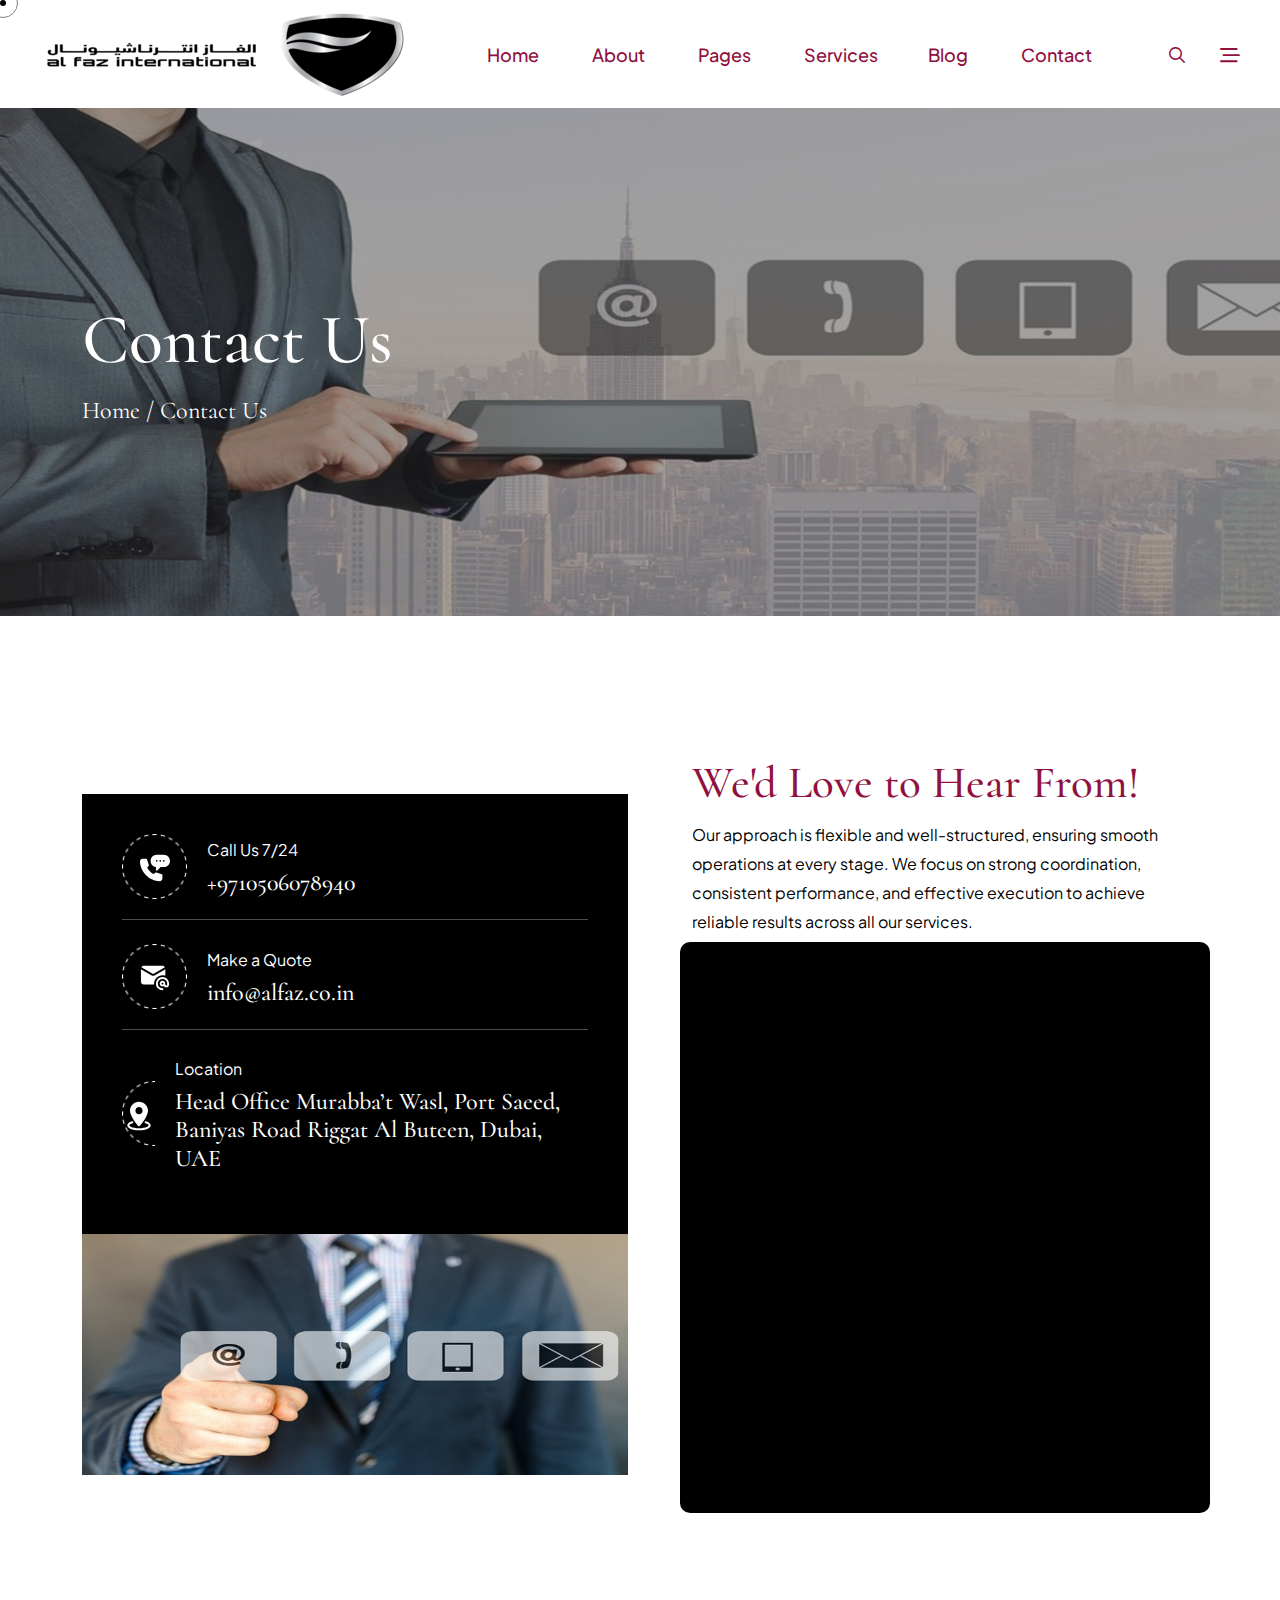
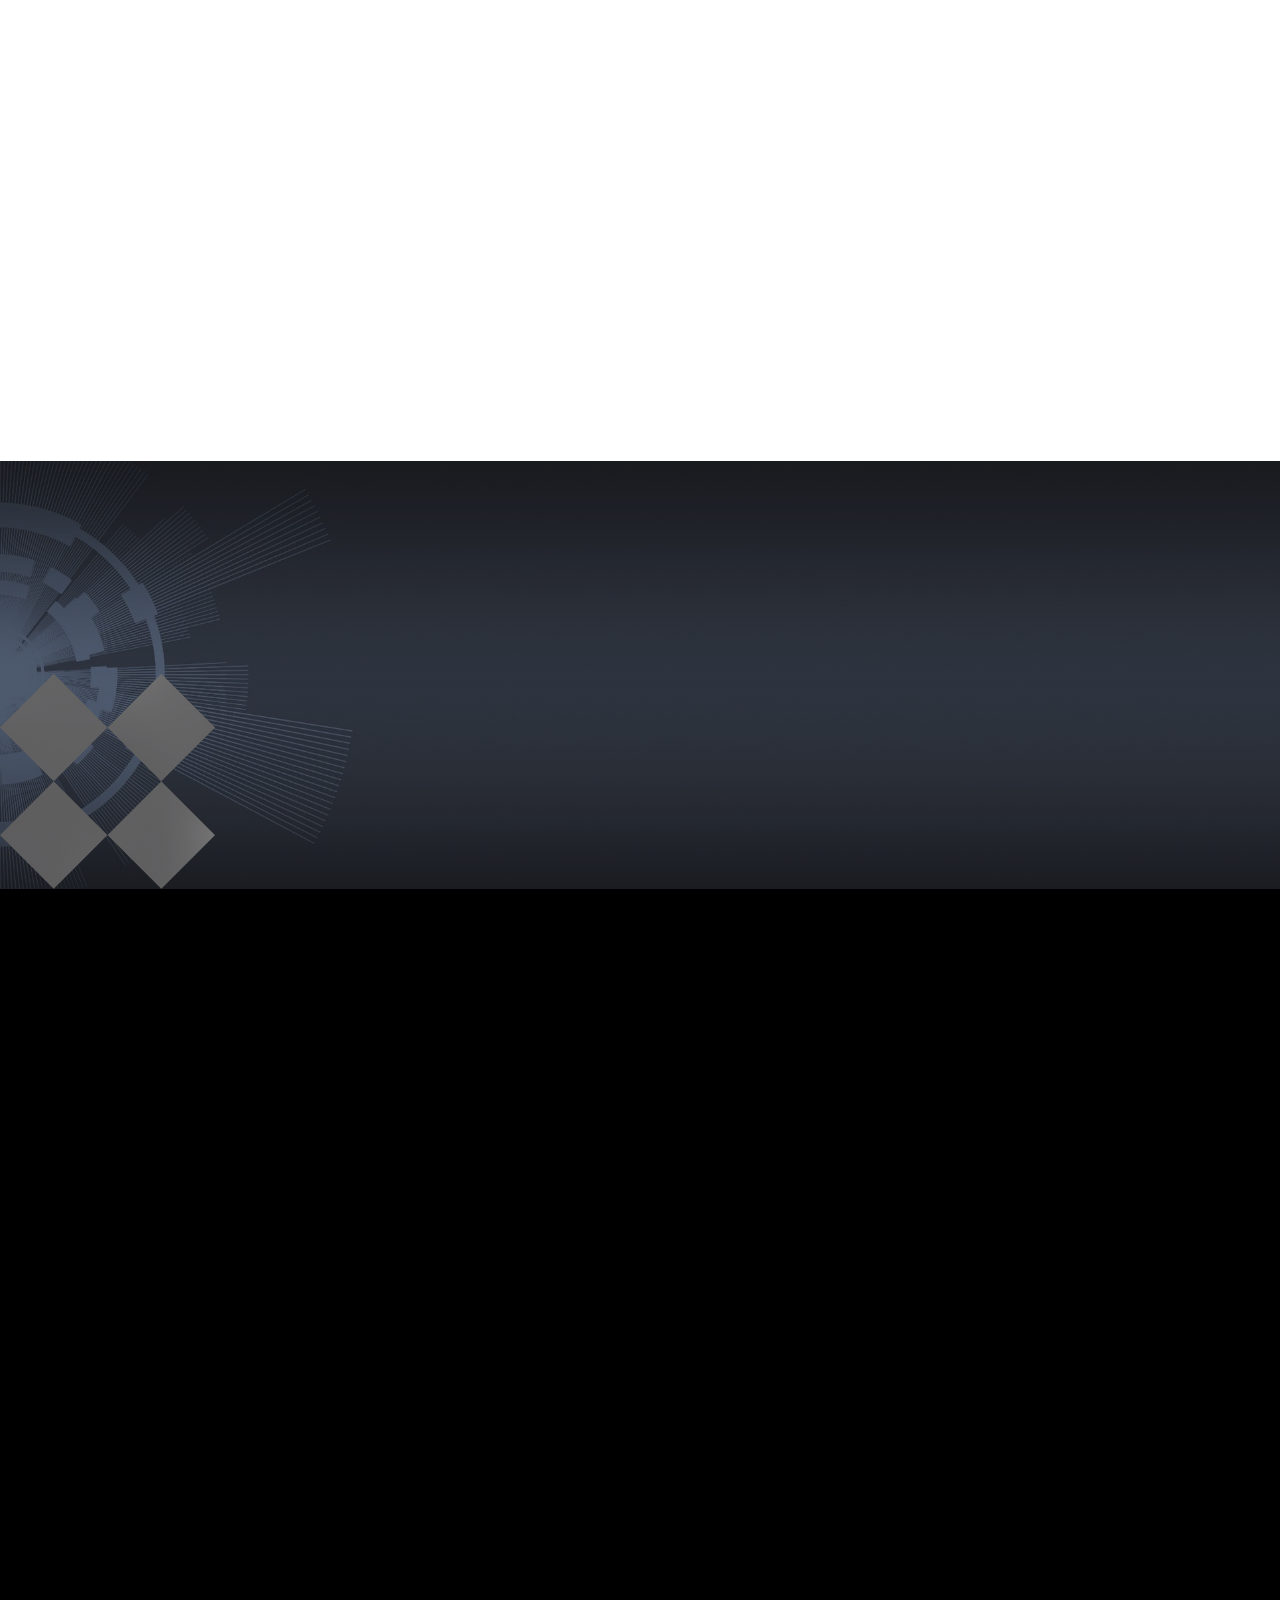
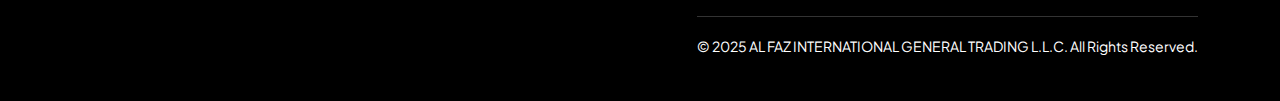
<file: contact.html>
<!DOCTYPE html>
<html lang="en">
    <!--<< Header Area >>-->
    <head>
        <!-- ========== Meta Tags ========== -->
        <meta charset="UTF-8">
        <meta http-equiv="X-UA-Compatible" content="IE=edge">
        <meta name="viewport" content="width=device-width, initial-scale=1">
        <meta name="author" content="Valorwide">
        <meta name="description" content="AL FAZ INTERNATIONAL GENERAL TRADING L.L.C">
        <!-- ======== Page title ============ -->
        <title>AL FAZ INTERNATIONAL GENERAL TRADING L.L.C</title>
        <!--<< Favcion >>-->
        <link rel="shortcut icon" href="assets/img/logo/Untitled design (14).svg">
        <!--<< Bootstrap min.css >>-->
        <link rel="stylesheet" href="assets/css/bootstrap.min.css">
        <!--<< All Min Css >>-->
        <link rel="stylesheet" href="assets/css/all.min.css">
        <!--<< Animate.css >>-->
        <link rel="stylesheet" href="assets/css/animate.css">
        <!--<< Magnific Popup.css >>-->
        <link rel="stylesheet" href="assets/css/magnific-popup.css">
        <!--<< MeanMenu.css >>-->
        <link rel="stylesheet" href="assets/css/meanmenu.css">
        <!--<< Swiper Bundle.css >>-->
        <link rel="stylesheet" href="assets/css/swiper-bundle.min.css">
        <!--<< Nice Select.css >>-->
        <link rel="stylesheet" href="assets/css/nice-select.css">
        <!--<< Main.css >>-->
        <link rel="stylesheet" href="assets/css/main.css">
    </head>
    <body class="body-bg">

        <!-- Preloader Start -->
     <div id="preloader" class="preloader">
        <div class="animation-preloader">
            <div class="spinner">                
            </div>
            <div class="txt-loading">
                 <span data-text-preloader="A" class="letters-loading">
                    A
                </span>
                <span data-text-preloader="L" class="letters-loading">
                    L
                </span>
                <span data-text-preloader="F" class="letters-loading">
                    F
                </span>
                <span data-text-preloader="A" class="letters-loading">
                    A
                </span>
                <span data-text-preloader="Z" class="letters-loading">
                    Z
                </span>
            </div>
            <p class="text-center">Loading</p>
        </div>
        <div class="loader">
            <div class="row">
                <div class="col-3 loader-section section-left">
                    <div class="bg"></div>
                </div>
                <div class="col-3 loader-section section-left">
                    <div class="bg"></div>
                </div>
                <div class="col-3 loader-section section-right">
                    <div class="bg"></div>
                </div>
                <div class="col-3 loader-section section-right">
                    <div class="bg"></div>
                </div>
            </div>
        </div>
       </div>

        <!--<< Mouse Cursor Start >>-->  
        <div class="mouse-cursor cursor-outer"></div>
        <div class="mouse-cursor cursor-inner"></div>

        <!-- Back To Top start -->
        <button id="back-top" class="back-to-top">
            <i class="fa-regular fa-arrow-up"></i>
        </button>

        <!-- Offcanvas Area Start -->
         <div class="fix-area">
            <div class="offcanvas__info">
                <div class="offcanvas__wrapper">
                    <div class="offcanvas__content">
                        <div class="offcanvas__top mb-5 d-flex justify-content-between align-items-center">
                            <div class="offcanvas__logo">
                                <a href="index.html">
                                    <img src="assets/img/logo/ALFAZ final logo-01 og.png" alt="logo-img">
                                </a>
                            </div>
                            <div class="offcanvas__close">
                                <button>
                                <i class="fas fa-times"></i>
                                </button>
                            </div>
                        </div>
                        <p class="text d-none d-xl-block">
                            Empowering global trade with seamless reliability and trusted quality.
                        </p>
                        <div class="mobile-menu fix mb-3"></div>
                        <div class="offcanvas__contact">
                            <h4>Contact Info</h4>
                            <ul>
                                <li class="d-flex align-items-center">
                                    <div class="offcanvas__contact-icon">
                                        <i class="fal fa-map-marker-alt"></i>
                                    </div>
                                    <div class="offcanvas__contact-text">
                                        <a target="_blank" href="#">             Head Office
                                        Murabba’t Wasl, Port Saeed, Baniyas Road
                                       Riggat<br> Al Buteen, Dubai, UAE 
                                    </div>
                                </li>
                                <li class="d-flex align-items-center">
                                    <div class="offcanvas__contact-icon mr-15">
                                        <i class="fal fa-envelope"></i>
                                    </div>
                                    <div class="offcanvas__contact-text">
                                        <a href="mailto:Hr@alfaz.co.in">Hr@alfaz.co.in</a>  <br>  <a href="mailto:info@alfaz.co.in">info@alfaz.co.in</a>
                                    </div>
                                </li>
                                <li class="d-flex align-items-center">
                                    <div class="offcanvas__contact-icon mr-15">
                                        <i class="fal fa-clock"></i>
                                    </div>
                                    <div class="offcanvas__contact-text">
                                        <a target="_blank" href="#">Mod-friday, 09am -05pm</a>
                                    </div>
                                </li>
                                <li class="d-flex align-items-center">
                                    <div class="offcanvas__contact-icon mr-15">
                                        <i class="far fa-phone"></i>
                                    </div>
                                    <div class="offcanvas__contact-text">
                                        <a href="tel:+11002345909">+9710506078940</a>
                                    </div>
                                </li>
                            </ul>
                            <div class="header-button mt-4">
                                <a href="contact.html" class="theme-btn">Get Started</a>
                            </div>
                            <div class="social-icon d-flex align-items-center">
                                <a href="#"><i class="fab fa-facebook-f"></i></a>
                                <a href="#"><i class="fab fa-twitter"></i></a>
                                <a href="#"><i class="fab fa-youtube"></i></a>
                                <a href="#"><i class="fab fa-linkedin-in"></i></a>
                            </div>
                        </div>
                    </div>
                </div>
            </div>
        </div>
        <div class="offcanvas__overlay"></div>

        <!-- Header Section Start -->
        <header class="header-section-2">
            <div class="header-top-section">
                <div class="container-fluid">
                    <div class="header-top-wrapper">
                        <div class="top-left">
                            <div class="top-logo">
                                <a href="index.html">
                                    <img src="assets/img/logo/ALFAZ final logo-01 (1) original.png" alt="img">
                                </a>
                            </div>
                        <!--    <ul>
                                <li>
                                    <div class="icon">
                                        <i class="fa-solid fa-location-dot"></i>
                                    </div>
                                    <div class="content">
                                        <p>
                                            Head Office
Murabba’t Wasl, Port Saeed, Baniyas Road
Riggat<br> Al Buteen, Dubai, UAE 
                                        </p>
                                    </div>
                                </li>
                                <li>
                                    <div class="icon">
                                        <i class="fa-solid fa-paper-plane"></i>
                                    </div>
                                    <div class="content">
                                        <p>
                                        
                                        </p>
                                        <a href="mailto:Hr@alfaz.co.in">Hr@alfaz.co.in</a>  <br>  <a href="mailto:info@alfaz.co.in">info@alfaz.co.in</a>
                                    </div>
                                </li>
                            </ul> -->
                        </div>
                        <div class="top-right">
                            <ul>
                                <li>
                                    <a href="#">Fb.</a>
                                    <a href="#">X.</a>
                                    <a href="#">Ins.</a>
                                    <a href="#">Lin.</a>
                                </li>
                            </ul>
                            <a href="contact.html" class="theme-btn">Plan With Us</a>
                        </div>
                    </div>
                </div>
            </div>
            <div id="header-sticky" class="header-2">
                <div class="container-fluid">
                    <div class="mega-menu-wrapper">
                        <div class="header-main">
                            <div class="logo">
                                <a href="index.html" class="header-logo">
                                    <img src="assets/img/logo/ALFAZ final logo-02 - 30-11-2025.png" alt="logo-img">
                                </a>
                            </div>
                          <div class="mean__menu-wrapper">
                                <div class="main-menu">
                                    <nav id="mobile-menu">
                                        <ul>
                                            <li class="has-dropdown active menu-thumb">
                                                <a href="index.html">
                                                    Home 
                                                </a>
                                            </li>
                                        <!--    <li class="has-dropdown active d-xl-none">
                                                <a href="team.html" class="border-none">
                                                Home
                                                </a>
                                                <ul class="submenu">
                                                    <li><a href="index.html">Home 01</a></li>
                                                    <li><a href="index-2.html">Home 02</a></li>
                                                    <li><a href="index-3.html">Home 03</a></li>
                                                </ul>
                                            </li> -->
                                            <li>
                                                <a href="about.html">About</a>
                                            </li>
                                           <li class="has-dropdown">
                                                <a href="#">
                                                    Pages
                                                </a>
                                                <ul class="submenu">
                                              
                                             <!--   <li><a href="portfolio-details.html">Portfolio</a></li>
                                                    <li><a href="team.html">Team</a></li>                                            
                                                    <li><a href="faq.html">Our Faq</a></li>                                            
                                                    <li><a href="404.html">404 Page</a></li> -->
                                                     <li><a href="https://www.facebook.com/onlineqatar0">Q 24/7</a></li>                                         
                                                    <li><a href="https://www.facebook.com/SawaFashionWear">SAWO FASHION</a></li>
                                                    <li><a href="https://www.facebook.com/profile.php?id=61556761492878">CART TOUCH QA</a></li>
                                                    <li><a href="https://www.facebook.com/easyshopglam">EASY SHOP</a></li>
                                                    <li><a href="https://www.facebook.com/profile.php?id=100064684396668">ALICHU.COM</a></li>
                                                </ul>
                                            </li>
                                            <li>
                                                <a href="service-details.html">
                                                    Services
                                                </a>
                                              <!--   <ul class="submenu">
                                                    <li><a href="service.html">Service Grid</a></li>
                                                    <li><a href="service-list.html">Service List</a></li> 
                                                    <li><a href="service-details.html">Service Details</a></li>
                                                </ul>
                                            </li> -->
                                           <li>
                                                <a href="news.html">
                                                    Blog
                                                </a>
                                            <!--    <ul class="submenu">
                                                    <li><a href="news.html">Blog</a></li>
                                                    <li><a href="news-details.html">Blog Details</a></li> 
                                                </ul> -->
                                            </li>
                                            <li>
                                                <a href="contact.html">Contact</a>
                                            </li>
                                        </ul>
                                    </nav>
                                </div>
                            </div>
                            <div class="header-right d-flex justify-content-end align-items-center">
                                <div class="icon-items">
                                    <div class="icon">
                                        <i class="fa-solid fa-paper-plane"></i>
                                    </div>
                                    <div class="content">
                                        <p>
                                            Support Number  : <a href="tel:3025550107">(971)0506078940</a>
                                        </p>
                                    </div>
                                </div>
                                <div class="header-right-bar">
                                    <a href="#0" class="search-trigger search-icon"><i class="fa-regular fa-magnifying-glass"></i></a>
                                    <div class="header__hamburger d-xl-block my-auto">
                                        <div class="sidebar__toggle">
                                            <i class="fa-regular fa-bars-staggered"></i>
                                        </div>
                                    </div>
                                </div>
                            </div>
                        </div>
                    </div>
                </div>
            </div>
        </header>


    <!-- Search Area Start -->
    <div class="search-wrap">
        <div class="search-inner">
            <i class="fas fa-times search-close" id="search-close"></i>
            <div class="search-cell">
                <form method="get">
                    <div class="search-field-holder">
                        <input type="search" class="main-search-input" placeholder="Search...">
                    </div>
                </form>
            </div>
        </div>
    </div>

        <!-- Breadcrumb section start -->
        <section class="Breadcrumb-wrapper bg-cover" style="background-image:url(assets/img/faq/contact-us-6933645_1280\ \(1\).jpg);">
           
            <div class="container">
                <div class="page-heading">
                    <h2>Contact Us</h2>
                    <h4>
                        <span>Home</span> / Contact Us
                    </h4>
                </div>
            </div>
        </section>

        <!-- Contact Section Start -->
        <section class="contact-section fix section-padding">
            <div class="container">
                <div class="contact-wrapper-2">
                    <div class="row g-4 align-items-center">
                        <div class="col-lg-6">
                            <div class="contact-left-items">
                                <div class="contact-info-area-2">
                                    <div class="contact-info-items mb-4">
                                        <div class="icon">
                                            <svg width="30" height="30" viewBox="0 0 30 30" fill="none" xmlns="http://www.w3.org/2000/svg">
                                                <path d="M23.7891 1.81641H16.7578C13.3658 1.81641 10.6055 4.5767 10.6055 7.96875C10.6055 11.063 12.9015 13.631 15.8789 14.0585V16.7578C15.8788 16.9317 15.9303 17.1016 16.0268 17.2462C16.1234 17.3907 16.2607 17.5033 16.4214 17.5697C16.7456 17.705 17.1258 17.6325 17.3793 17.3792L20.6374 14.1211H23.7891C27.1811 14.1211 30 11.3608 30 7.96875C30 4.5767 27.1811 1.81641 23.7891 1.81641ZM16.7578 8.84754C16.2723 8.84754 15.8789 8.45402 15.8789 7.96863C15.8789 7.48324 16.2723 7.08973 16.7578 7.08973C17.2432 7.08973 17.6367 7.48324 17.6367 7.96863C17.6367 8.45402 17.2432 8.84754 16.7578 8.84754ZM20.2734 8.84754C19.7879 8.84754 19.3945 8.45402 19.3945 7.96863C19.3945 7.48324 19.7879 7.08973 20.2734 7.08973C20.7588 7.08973 21.1523 7.48324 21.1523 7.96863C21.1523 8.45402 20.7588 8.84754 20.2734 8.84754ZM23.7891 8.84754C23.3036 8.84754 22.9102 8.45402 22.9102 7.96863C22.9102 7.48324 23.3036 7.08973 23.7891 7.08973C24.2745 7.08973 24.668 7.48324 24.668 7.96863C24.668 8.45402 24.2745 8.84754 23.7891 8.84754Z" fill="white"/>
                                                <path d="M19.7461 28.1836C21.2 28.1836 22.3828 27.0008 22.3828 25.5469V22.0312C22.3828 21.6527 22.1408 21.3171 21.782 21.1978L16.5209 19.44C16.2634 19.3533 15.9819 19.3928 15.7553 19.5421L13.5186 21.033C11.1496 19.9035 8.33871 17.0925 7.20914 14.7236L8.7 12.4868C8.77415 12.3754 8.82189 12.2485 8.83958 12.1158C8.85728 11.9831 8.84447 11.8482 8.80213 11.7212L7.04432 6.46014C6.98611 6.28516 6.87428 6.13295 6.72469 6.02512C6.5751 5.91728 6.39534 5.85929 6.21094 5.85938H2.63672C1.18277 5.85938 0 7.02979 0 8.48373C0 18.61 9.6198 28.1836 19.7461 28.1836Z" fill="white"/>
                                                </svg>
                                                                              
                                        </div>
                                        <div class="content">
                                            <p>Call Us 7/24</p>
                                            <h3>
                                                <a href="tel:+9710506078940">+9710506078940</a>
                                            </h3>
                                        </div>
                                    </div>
                                    <div class="contact-info-items mb-4">
                                        <div class="icon">
                                            <svg width="30" height="30" viewBox="0 0 30 30" fill="none" xmlns="http://www.w3.org/2000/svg">
                                                <path d="M12.6503 10.8272C12.8028 10.914 12.9765 10.9569 13.1519 10.9509C13.3316 10.9344 13.5058 10.8798 13.6628 10.7906L24.9222 4.22062C24.6775 3.79416 24.3249 3.43955 23.8999 3.19239C23.4749 2.94523 22.9923 2.81422 22.5006 2.8125H3.75063C3.25879 2.81406 2.77603 2.94499 2.35081 3.19216C1.92559 3.43932 1.57289 3.79402 1.32812 4.22062L12.6503 10.8272Z" fill="white"/>
                                                <path d="M25.3125 6.15936V12.675C24.4104 12.3503 23.4587 12.1853 22.5 12.1875C20.2633 12.191 18.1192 13.081 16.5376 14.6626C14.956 16.2442 14.066 18.3883 14.0625 20.625C14.0623 20.9383 14.0811 21.2514 14.1188 21.5625H3.75C3.00476 21.5603 2.29069 21.2632 1.76372 20.7363C1.23676 20.2093 0.939726 19.4952 0.9375 18.75V6.15936L11.7094 12.45C12.1434 12.6874 12.6303 12.8118 13.125 12.8118C13.6197 12.8118 14.1066 12.6874 14.5406 12.45L25.3125 6.15936Z" fill="white"/>
                                                <path d="M22.5 14.0625C20.7595 14.0625 19.0903 14.7539 17.8596 15.9846C16.6289 17.2153 15.9375 18.8845 15.9375 20.625C15.9375 22.3655 16.6289 24.0347 17.8596 25.2654C19.0903 26.4961 20.7595 27.1875 22.5 27.1875C22.7486 27.1875 22.9871 27.0887 23.1629 26.9129C23.3387 26.7371 23.4375 26.4986 23.4375 26.25C23.4375 26.0014 23.3387 25.7629 23.1629 25.5871C22.9871 25.4113 22.7486 25.3125 22.5 25.3125C21.5729 25.3125 20.6666 25.0376 19.8958 24.5225C19.1249 24.0074 18.5241 23.2754 18.1693 22.4188C17.8145 21.5623 17.7217 20.6198 17.9026 19.7105C18.0834 18.8012 18.5299 17.966 19.1854 17.3104C19.841 16.6549 20.6762 16.2084 21.5855 16.0276C22.4948 15.8467 23.4373 15.9395 24.2938 16.2943C25.1504 16.6491 25.8824 17.2499 26.3975 18.0208C26.9126 18.7916 27.1875 19.6979 27.1875 20.625V21.5625C27.1875 21.8111 27.0887 22.0496 26.9129 22.2254C26.7371 22.4012 26.4986 22.5 26.25 22.5C26.0014 22.5 25.7629 22.4012 25.5871 22.2254C25.4113 22.0496 25.3125 21.8111 25.3125 21.5625V20.625C25.3125 20.0687 25.1476 19.525 24.8385 19.0625C24.5295 18.5999 24.0902 18.2395 23.5763 18.0266C23.0624 17.8137 22.4969 17.758 21.9513 17.8665C21.4057 17.9751 20.9046 18.2429 20.5113 18.6363C20.1179 19.0296 19.8501 19.5307 19.7415 20.0763C19.633 20.6219 19.6887 21.1874 19.9016 21.7013C20.1145 22.2152 20.4749 22.6545 20.9375 22.9635C21.4 23.2726 21.9437 23.4375 22.5 23.4375C22.9843 23.4344 23.4594 23.3048 23.8781 23.0616C24.2022 23.578 24.6856 23.9748 25.2552 24.1921C25.8248 24.4094 26.4496 24.4353 27.0353 24.266C27.621 24.0967 28.1356 23.7412 28.5013 23.2535C28.867 22.7657 29.064 22.1721 29.0625 21.5625V20.625C29.0605 18.8851 28.3685 17.2171 27.1382 15.9868C25.9079 14.7565 24.2399 14.0645 22.5 14.0625ZM22.5 21.5625C22.3146 21.5625 22.1333 21.5075 21.9792 21.4045C21.825 21.3015 21.7048 21.1551 21.6339 20.9838C21.5629 20.8125 21.5443 20.624 21.5805 20.4421C21.6167 20.2602 21.706 20.0932 21.8371 19.9621C21.9682 19.831 22.1352 19.7417 22.3171 19.7055C22.499 19.6693 22.6875 19.6879 22.8588 19.7589C23.0301 19.8298 23.1765 19.95 23.2795 20.1042C23.3825 20.2583 23.4375 20.4396 23.4375 20.625C23.4375 20.8736 23.3387 21.1121 23.1629 21.2879C22.9871 21.4637 22.7486 21.5625 22.5 21.5625Z" fill="white"/>
                                            </svg>                      
                                        </div>
                                        <div class="content">
                                            <p>Make a Quote</p>
                                            <h3>
                                                <a href="info@alfaz.co.in">info@alfaz.co.in</a>
                                            </h3>
                                        </div>
                                    </div>
                                    <div class="contact-info-items border-none">
                                        <div class="icon">
                                            <svg width="32" height="32" viewBox="0 0 32 32" fill="none" xmlns="http://www.w3.org/2000/svg">
                                                <path fill-rule="evenodd" clip-rule="evenodd" d="M16 1.66675C11.036 1.66675 7 5.73875 7 10.7614C7 12.4627 7.74933 14.5734 8.84 16.6787C11.2413 21.3147 15.2413 25.9841 15.2413 25.9841C15.3352 26.0934 15.4516 26.1812 15.5826 26.2413C15.7135 26.3015 15.8559 26.3326 16 26.3326C16.1441 26.3326 16.2865 26.3015 16.4174 26.2413C16.5484 26.1812 16.6648 26.0934 16.7587 25.9841C16.7587 25.9841 20.7587 21.3147 23.16 16.6787C24.2507 14.5734 25 12.4627 25 10.7614C25 5.73875 20.964 1.66675 16 1.66675ZM16 7.00008C15.0447 7.02585 14.1371 7.42346 13.4705 8.10828C12.8039 8.79311 12.4309 9.71106 12.4309 10.6667C12.4309 11.6224 12.8039 12.5404 13.4705 13.2252C14.1371 13.91 15.0447 14.3076 16 14.3334C16.9553 14.3076 17.8629 13.91 18.5295 13.2252C19.1961 12.5404 19.5691 11.6224 19.5691 10.6667C19.5691 9.71106 19.1961 8.79311 18.5295 8.10828C17.8629 7.42346 16.9553 7.02585 16 7.00008Z" fill="white"/>
                                                <path fill-rule="evenodd" clip-rule="evenodd" d="M22.3774 23.1694C23.4614 23.4948 24.3547 23.8974 24.972 24.3694C25.372 24.6734 25.6654 24.9707 25.6654 25.3334C25.6654 25.5467 25.544 25.7401 25.3734 25.9334C25.0907 26.2521 24.6707 26.5387 24.1507 26.8054C22.3134 27.7454 19.3427 28.3334 15.9987 28.3334C12.6547 28.3334 9.68403 27.7454 7.8467 26.8054C7.3267 26.5387 6.9067 26.2521 6.62403 25.9334C6.45336 25.7401 6.33203 25.5467 6.33203 25.3334C6.33203 24.9707 6.62536 24.6734 7.02536 24.3694C7.6427 23.8974 8.53603 23.4948 9.62003 23.1694C9.87411 23.093 10.0874 22.9188 10.2131 22.6852C10.3387 22.4515 10.3664 22.1775 10.29 21.9234C10.2136 21.6693 10.0395 21.456 9.80579 21.3304C9.57212 21.2047 9.29811 21.177 9.04403 21.2534C7.39336 21.7507 6.1107 22.4321 5.34003 23.1854C4.6627 23.8454 4.33203 24.5841 4.33203 25.3334C4.33203 26.2694 4.86136 27.2027 5.93736 27.9814C7.82536 29.3467 11.6174 30.3334 15.9987 30.3334C20.38 30.3334 24.172 29.3467 26.06 27.9814C27.136 27.2027 27.6654 26.2694 27.6654 25.3334C27.6654 24.5841 27.3347 23.8454 26.6574 23.1854C25.8867 22.4321 24.604 21.7507 22.9534 21.2534C22.8276 21.2156 22.6955 21.2029 22.5648 21.2161C22.4341 21.2293 22.3073 21.2681 22.1916 21.3304C22.0759 21.3926 21.9736 21.477 21.8905 21.5787C21.8074 21.6805 21.7452 21.7976 21.7074 21.9234C21.6695 22.0492 21.6569 22.1812 21.6701 22.3119C21.6833 22.4427 21.7221 22.5695 21.7843 22.6852C21.8465 22.8009 21.9309 22.9032 22.0327 22.9863C22.1344 23.0694 22.2516 23.1316 22.3774 23.1694Z" fill="white"/>
                                            </svg>                    
                                        </div>
                                        <div class="content">
                                            <p>Location</p>
                                            <h3>
                                              Head Office
                                       Murabba’t Wasl, Port Saeed, Baniyas Road
                                       Riggat Al Buteen, Dubai, UAE
                                            </h3>
                                        </div>
                                    </div>
                                </div>
                                <div class="video-image">
                                    <img src="assets/img/contact-us-2993000_640 (3).jpg" alt="img">
                                   
                                </div>
                            </div>
                        </div>
                        <div class="col-lg-6">
                            <div class="contact-content">
                                <h2>We'd Love to Hear From!</h2>
                                <p>
                                   Our approach is flexible and well-structured, ensuring smooth operations at every stage. We focus on strong coordination, consistent performance, and effective execution to achieve reliable results across all our services.
                                </p>
                                <form action="contact.php" id="contact-form" method="POST" class="contact-form-items">
                                    <div class="row g-4">
                                        <div class="col-lg-6 wow fadeInUp" data-wow-delay=".3s">
                                            <div class="form-clt">
                                                <span>Your name*</span>
                                                <input type="text" name="name" id="name" placeholder="Your Name">
                                            </div>
                                        </div>
                                        <div class="col-lg-6 wow fadeInUp" data-wow-delay=".5s">
                                            <div class="form-clt">
                                                <span>Your Email*</span>
                                                <input type="text" name="email" id="email" placeholder="Your Email">
                                            </div>
                                        </div>
                                        <div class="col-lg-12 wow fadeInUp" data-wow-delay=".7s">
                                            <div class="form-clt">
                                                <span>Write Message*</span>
                                                <textarea name="message" id="message" placeholder="Write Message"></textarea>
                                            </div>
                                        </div>
                                        <div class="col-lg-7 wow fadeInUp" data-wow-delay=".9s">
                                            <button type="submit" class="theme-btn">
                                                Send Message
                                            </button>
                                        </div>
                                    </div>
                                </form>
                            </div>
                        </div>
                    </div>
                </div>
            </div>
        </section>

        <!--<< Map Section Start >>-->
       <div class="map-section">
    <div class="map-items">
        <div class="googpemap">
            <iframe 
                src="https://maps.google.com/maps?q=25.2636814,55.3126335&z=17&output=embed"
                style="border:0; width:100%; height:400px;" 
                allowfullscreen="" 
                loading="lazy">
            </iframe>
        </div>
    </div>
</div>

          <!-- Cta Section Start -->
  <div class="cta-section bg-cover" style="background-image: url('assets/img/about/banner-5255420_1920.jpg');">
            <div class="cta-shape">
                <img src="assets/img/cta-shape.png" alt="img">
            </div>
            <div class="container">
                <div class="cta-wrapper">
                    <div class="row">
                        <div class="col-lg-6">
                            <div class="cta-content">
                                <h2 class="wow fadeInUp" data-wow-delay=".3s">
                                  Your trusted partner in moving markets, together
                                </h2>
                            </div>
                        </div>
                    </div>
                </div>
            </div>
        </div>
        

        <!-- Footer Section Start -->
      <footer class="footer-section header-bg">
            <div class="container">
                <div class="footer-widget-wrapper">
                    <div class="row">
                        <div class="col-xl-4 col-sm-6 col-md-6 col-lg-4 wow fadeInUp" data-wow-delay=".3s">
                            <div class="single-footer-widget">
                                <div class="widget-head">
                                    <a href="index.html">
                                        <img src="assets/img/logo/ALFAZ final logo-04 pur wihgt.png" alt="logo-img">
                                    </a>
                                </div>
                                <div class="footer-content">
                                    <p>
                                        We understand that business can be chaotic. That’s where <br> we come in. 
                                    </p>
                                </div>
                                <div class="company-info">
                                    <h4>Company Information</h4>

                                    <div class="content">
                                        <span>Office address:</span>
                                    <h6>
                                       Head Office
                                       Murabba’t Wasl, <br> Port Saeed, Baniyas Road
                                       Riggat Al Buteen, Dubai, UAE
                                   </h6>
                                    </div>
                                    <div class="content">
                                        <span>Send mail:</span>
                                    <h6>
                                         <a href="mailto:Hr@alfaz.co.in">Hr@alfaz.co.in</a>  <br>  <a href="mailto:info@alfaz.co.in">info@alfaz.co.in</a>

                                    </h6>
                                    </div>
                                    <div class="content">
                                        <span>Call us:</span>
                                    <h6>
                                       <a href="tel:0506078940">050 607 8940</a>

                                    </h6>
                                    </div>
                                </div>
                            </div>
                        </div>
                        <div class="col-xl-4 col-sm-6 col-md-6 col-lg-4 ps-lg-5 wow fadeInUp" data-wow-delay=".5s">
                            <div class="single-footer-widget">
                                <div class="widget-head">
                                    <h4>Quick Links</h4>
                                </div>
                                <ul class="list-items">
                                    <li>
                                        <a href="about.html">
                                            About Us
                                        </a>
                                    </li>
                                    <li>
                                        <a href="service-details.html">
                                            Leadership Member
                                        </a>
                                    </li>
                                    <li>
                                        <a href="service-details.html">
                                            Our Services
                                        </a>
                                    </li>
                                    <li>
                                        <a href="service-details.html">
                                            Careers
                                        </a>
                                    </li>
                                    <li>
                                        <a href="service-details.html">
                                            Case Studies
                                        </a>
                                    </li>
                                </ul>
                            </div>
                        </div>
                        <div class="col-xl-4 wow fadeInUp" data-wow-delay=".7s">
                            <div class="single-footer-widget">
                                <div class="footer-input-card">
                                    <h3 style="color: black;">
                                        Let’s get in touch
                                    </h3>
                                    <form action="#" id="contact-form" method="POST">
                                        <div class="row g-4">
                                            <div class="col-lg-12">
                                                <div class="form-clt">
                                                    <input type="text" name="name" id="name" placeholder="*Name">
                                                </div>
                                            </div>
                                            <div class="col-lg-12">
                                                <div class="form-clt">
                                                    <input type="text" name="email" id="email2" placeholder="*Email Address">
                                                </div>
                                            </div>
                                            <div class="col-lg-12">
                                                <div class="form-clt">
                                                    <input type="text" name="phone" id="phone" placeholder="*Phone">
                                                </div>
                                            </div>
                                            <div class="col-lg-12">
                                                <div class="form-clt">
                                                    <textarea name="message" id="message" placeholder="Message"></textarea>
                                                </div>
                                            </div>
                                            <div class="col-lg-12">
                                                <button type="submit" class="theme-btn ">
                                                    Send Your Message
                                                </button>
                                            </div>
                                        </div>
                                    </form>
                                </div>
                            </div>
                        </div>
                    </div>
                </div>
                <div class="footer-bottom">
                    <ul class="social-icon wow fadeInUp" data-wow-delay=".3s">
                        <li>
                            <a href="#">
                                Facebook
                            </a>
                        </li>
                        <li>
                            <a href="#">
                                Twitter
                            </a>
                        </li>
                        <li>
                            <a href="#">
                                LinkedIn
                            </a>
                        </li>
                    </ul>
                   
                    <div class="footer-copy">
                     © 2025 AL FAZ INTERNATIONAL GENERAL TRADING L.L.C. All Rights Reserved.
                </div>

                </div>
            </div>
          </footer>

        <!--<< All JS Plugins >>-->
        <script src="assets/js/jquery-3.7.1.min.js"></script>
        <!--<< Viewport Js >>-->
        <script src="assets/js/viewport.jquery.js"></script>
        <!--<< Bootstrap Js >>-->
        <script src="assets/js/bootstrap.bundle.min.js"></script>
        <!--<< Nice Select Js >>-->
        <script src="assets/js/jquery.nice-select.min.js"></script>
        <!--<< Waypoints Js >>-->
        <script src="assets/js/jquery.waypoints.js"></script>
        <!--<< Counterup Js >>-->
        <script src="assets/js/jquery.counterup.min.js"></script>
        <!--<< Swiper Slider Js >>-->
        <script src="assets/js/swiper-bundle.min.js"></script>
        <!--<< MeanMenu Js >>-->
        <script src="assets/js/jquery.meanmenu.min.js"></script>
        <!--<< Magnific Popup Js >>-->
        <script src="assets/js/jquery.magnific-popup.min.js"></script>
        <!--<< Wow Animation Js >>-->
        <script src="assets/js/wow.min.js"></script>
        <!--<< Circle Progress Js >>-->
        <script src="assets/js/circle-progress.js"></script>
        <!--<< Ajax Mail.js >>-->
        <script src="assets/js/ajax-mail.js"></script>
        <!--<< Main.js >>-->
        <script src="assets/js/main.js"></script>
    </body>
</html>
</file>
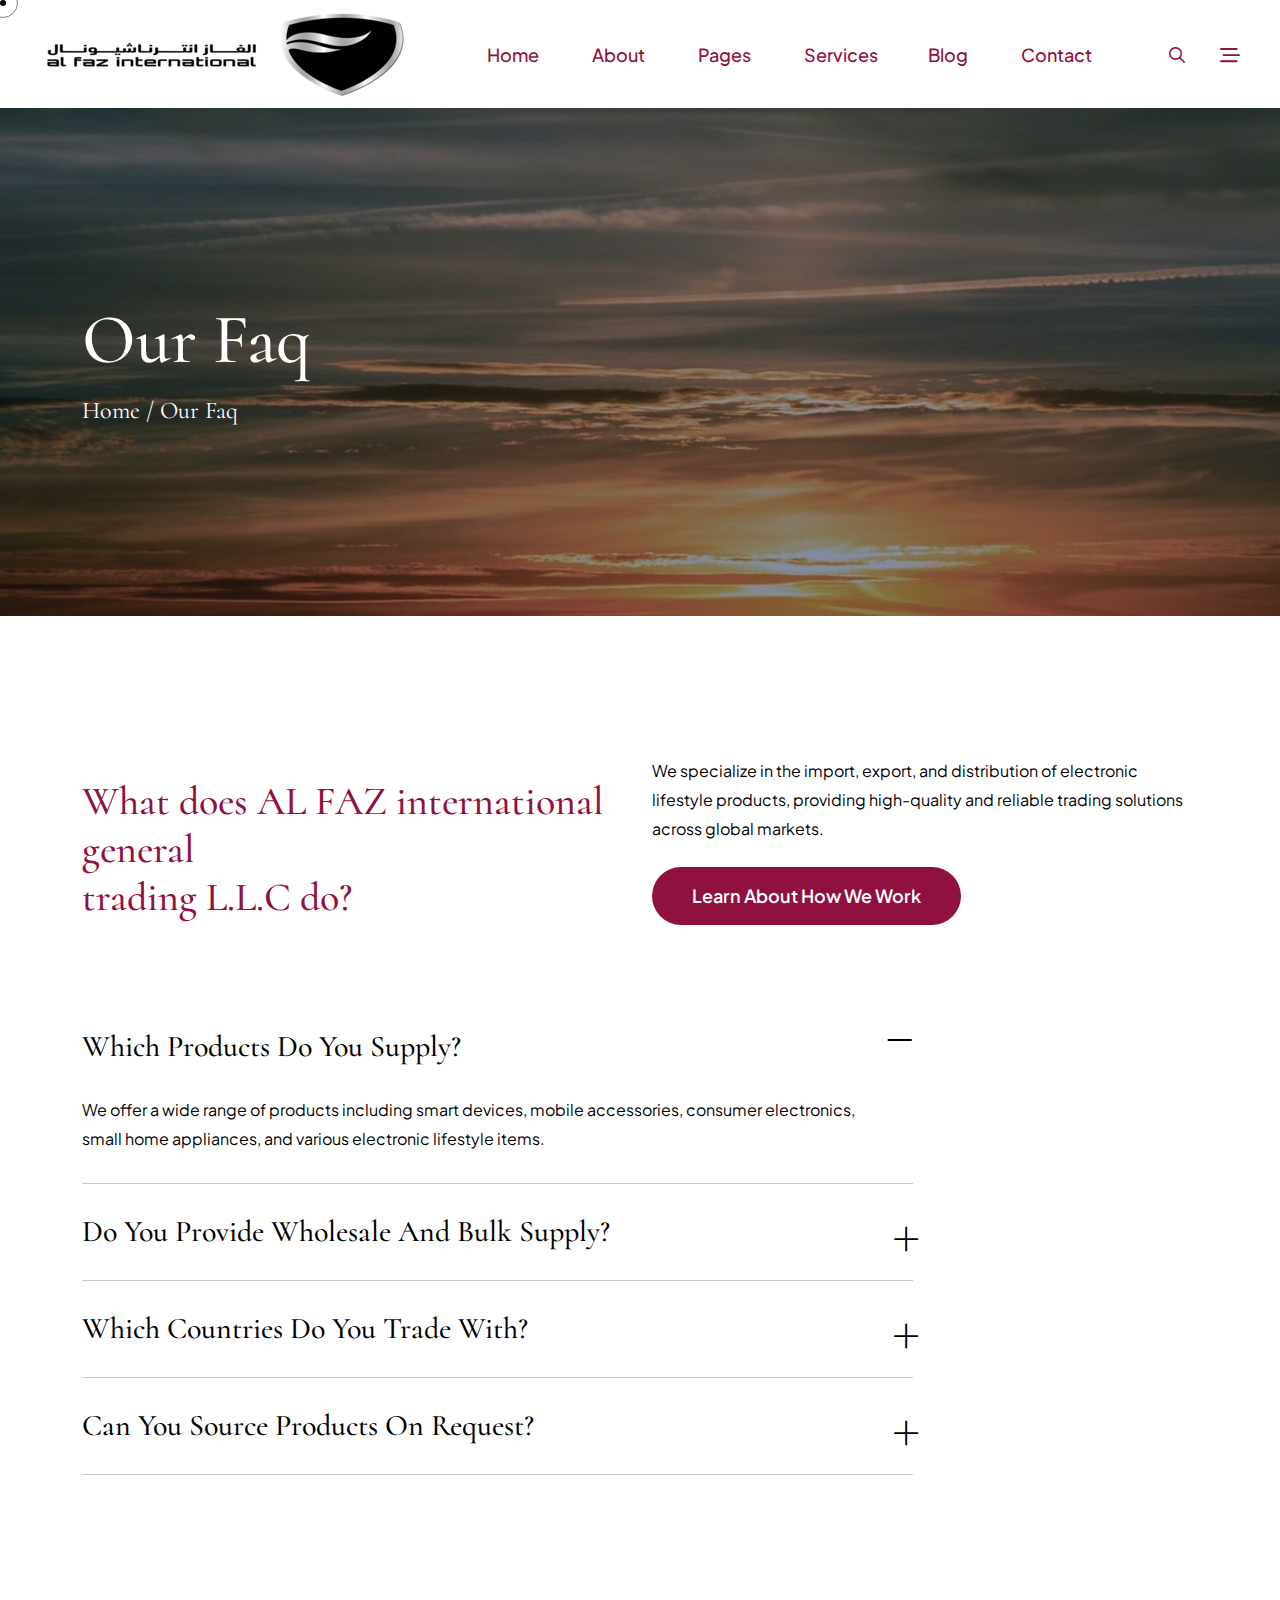
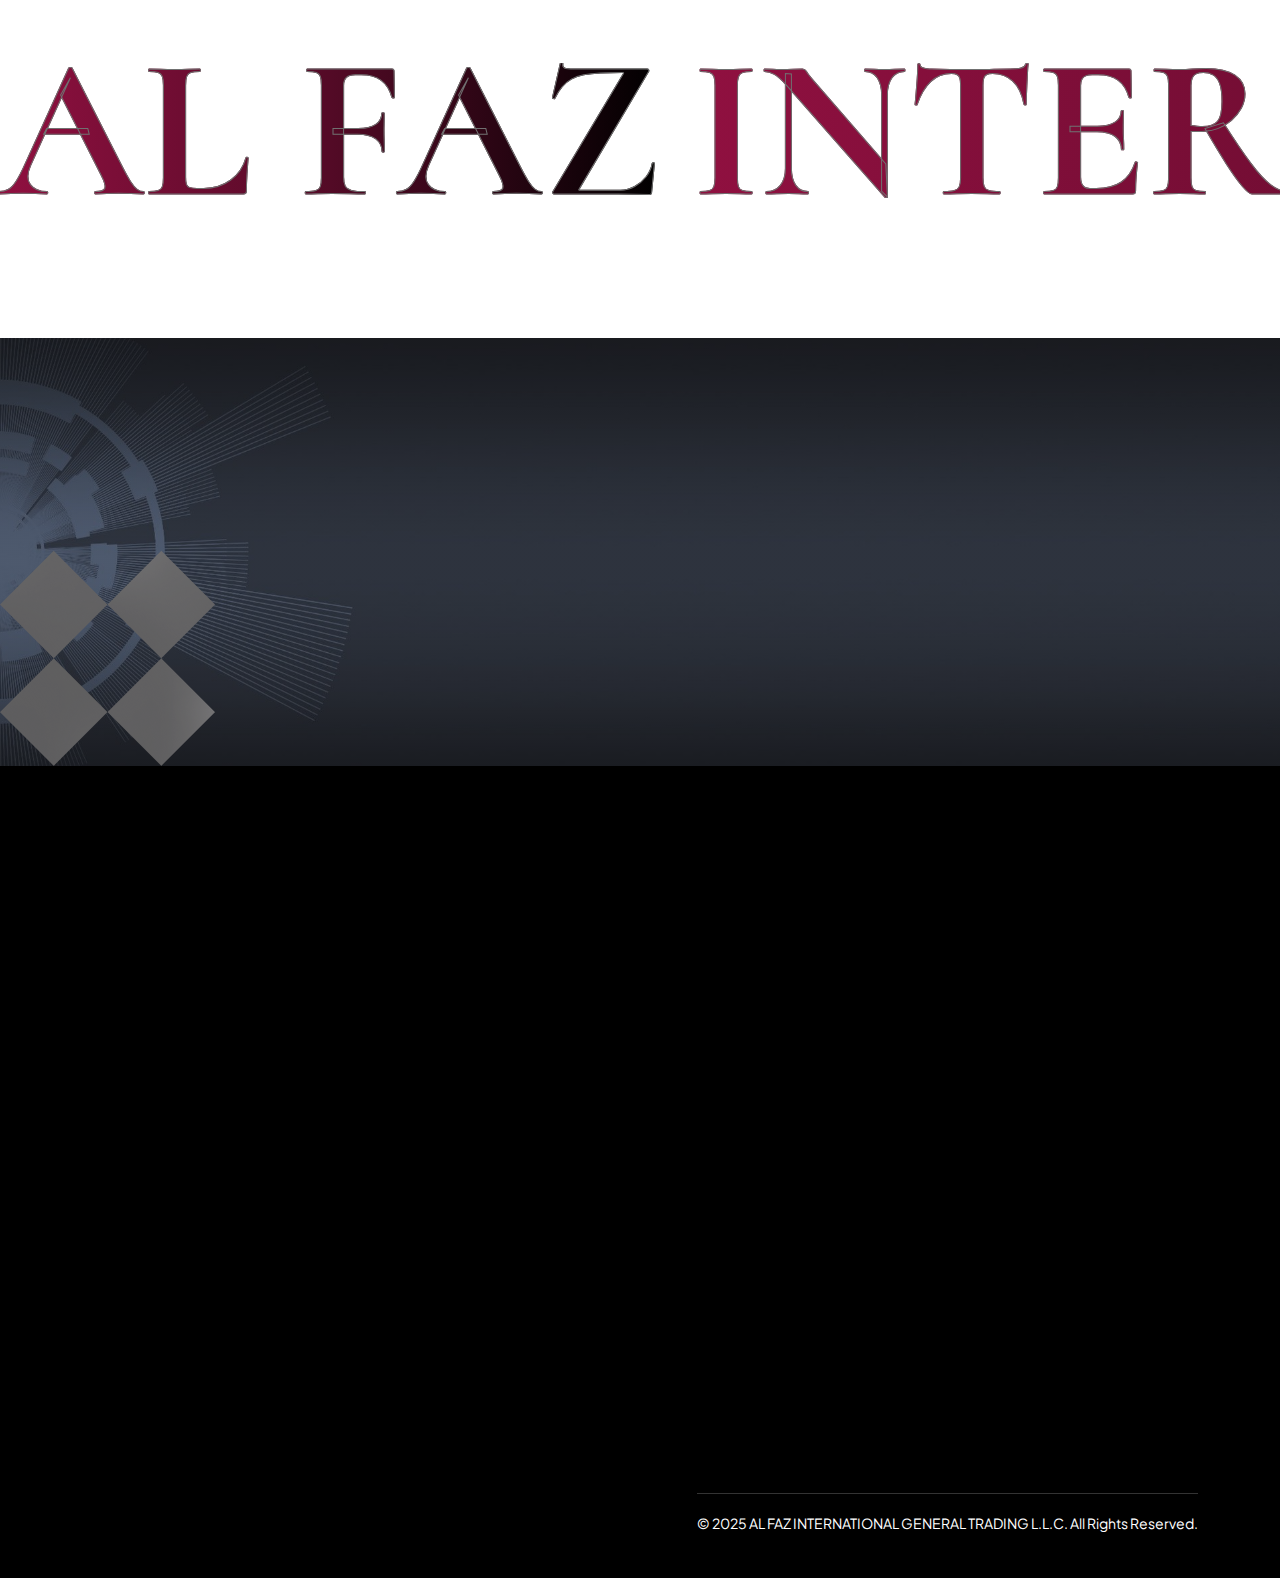
<file: faq.html>
<!DOCTYPE html>
<html lang="en">
    <!--<< Header Area >>-->
    <head>
        <!-- ========== Meta Tags ========== -->
        <meta charset="UTF-8">
        <meta http-equiv="X-UA-Compatible" content="IE=edge">
        <meta name="viewport" content="width=device-width, initial-scale=1">
        <meta name="author" content="Valorwide">
        <meta name="description" content="AL FAZ INTERNATIONAL GENERAL TRADING L.L.C">
        <!-- ======== Page title ============ -->
        <title>AL FAZ INTERNATIONAL GENERAL TRADING L.L.C</title>
        <!--<< Favcion >>-->
        <link rel="shortcut icon" href="assets/img/logo/Untitled design (14).svg">
        <!--<< Bootstrap min.css >>-->
        <link rel="stylesheet" href="assets/css/bootstrap.min.css">
        <!--<< All Min Css >>-->
        <link rel="stylesheet" href="assets/css/all.min.css">
        <!--<< Animate.css >>-->
        <link rel="stylesheet" href="assets/css/animate.css">
        <!--<< Magnific Popup.css >>-->
        <link rel="stylesheet" href="assets/css/magnific-popup.css">
        <!--<< MeanMenu.css >>-->
        <link rel="stylesheet" href="assets/css/meanmenu.css">
        <!--<< Swiper Bundle.css >>-->
        <link rel="stylesheet" href="assets/css/swiper-bundle.min.css">
        <!--<< Nice Select.css >>-->
        <link rel="stylesheet" href="assets/css/nice-select.css">
        <!--<< Main.css >>-->
        <link rel="stylesheet" href="assets/css/main.css">
    </head>
    <body class="body-bg">

        <!-- Preloader Start -->
        <div id="preloader" class="preloader">
        <div class="animation-preloader">
            <div class="spinner">                
            </div>
            <div class="txt-loading">
                 <span data-text-preloader="A" class="letters-loading">
                    A
                </span>
                <span data-text-preloader="L" class="letters-loading">
                    L
                </span>
                <span data-text-preloader="F" class="letters-loading">
                    F
                </span>
                <span data-text-preloader="A" class="letters-loading">
                    A
                </span>
                <span data-text-preloader="Z" class="letters-loading">
                    Z
                </span>
            </div>
            <p class="text-center">Loading</p>
        </div>
        <div class="loader">
            <div class="row">
                <div class="col-3 loader-section section-left">
                    <div class="bg"></div>
                </div>
                <div class="col-3 loader-section section-left">
                    <div class="bg"></div>
                </div>
                <div class="col-3 loader-section section-right">
                    <div class="bg"></div>
                </div>
                <div class="col-3 loader-section section-right">
                    <div class="bg"></div>
                </div>
            </div>
        </div>
       </div>

        <!--<< Mouse Cursor Start >>-->  
        <div class="mouse-cursor cursor-outer"></div>
        <div class="mouse-cursor cursor-inner"></div>

        <!-- Back To Top start -->
        <button id="back-top" class="back-to-top">
            <i class="fa-regular fa-arrow-up"></i>
        </button>

        <!-- Offcanvas Area Start -->
         <div class="fix-area">
            <div class="offcanvas__info">
                <div class="offcanvas__wrapper">
                    <div class="offcanvas__content">
                        <div class="offcanvas__top mb-5 d-flex justify-content-between align-items-center">
                            <div class="offcanvas__logo">
                                <a href="index.html">
                                    <img src="assets/img/logo/ALFAZ final logo-01 og.png" alt="logo-img">
                                </a>
                            </div>
                            <div class="offcanvas__close">
                                <button>
                                <i class="fas fa-times"></i>
                                </button>
                            </div>
                        </div>
                        <p class="text d-none d-xl-block">
                            Empowering global trade with seamless reliability and trusted quality.
                        </p>
                        <div class="mobile-menu fix mb-3"></div>
                        <div class="offcanvas__contact">
                            <h4>Contact Info</h4>
                            <ul>
                                <li class="d-flex align-items-center">
                                    <div class="offcanvas__contact-icon">
                                        <i class="fal fa-map-marker-alt"></i>
                                    </div>
                                    <div class="offcanvas__contact-text">
                                        <a target="_blank" href="#">             Head Office
                                        Murabba’t Wasl, Port Saeed, Baniyas Road
                                       Riggat<br> Al Buteen, Dubai, UAE 
                                    </div>
                                </li>
                                <li class="d-flex align-items-center">
                                    <div class="offcanvas__contact-icon mr-15">
                                        <i class="fal fa-envelope"></i>
                                    </div>
                                    <div class="offcanvas__contact-text">
                                        <a href="mailto:Hr@alfaz.co.in">Hr@alfaz.co.in</a>  <br>  <a href="mailto:info@alfaz.co.in">info@alfaz.co.in</a>
                                    </div>
                                </li>
                                <li class="d-flex align-items-center">
                                    <div class="offcanvas__contact-icon mr-15">
                                        <i class="fal fa-clock"></i>
                                    </div>
                                    <div class="offcanvas__contact-text">
                                        <a target="_blank" href="#">Mod-friday, 09am -05pm</a>
                                    </div>
                                </li>
                                <li class="d-flex align-items-center">
                                    <div class="offcanvas__contact-icon mr-15">
                                        <i class="far fa-phone"></i>
                                    </div>
                                    <div class="offcanvas__contact-text">
                                        <a href="tel:+11002345909">+9710506078940</a>
                                    </div>
                                </li>
                            </ul>
                            <div class="header-button mt-4">
                                <a href="contact.html" class="theme-btn">Get Started</a>
                            </div>
                            <div class="social-icon d-flex align-items-center">
                                <a href="#"><i class="fab fa-facebook-f"></i></a>
                                <a href="#"><i class="fab fa-twitter"></i></a>
                                <a href="#"><i class="fab fa-youtube"></i></a>
                                <a href="#"><i class="fab fa-linkedin-in"></i></a>
                            </div>
                        </div>
                    </div>
                </div>
            </div>
        </div>
        <div class="offcanvas__overlay"></div>

        <!-- Header Section Start -->
        <header class="header-section-2">
            <div class="header-top-section">
                <div class="container-fluid">
                    <div class="header-top-wrapper">
                        <div class="top-left">
                            <div class="top-logo">
                                <a href="index.html">
                                    <img src="assets/img/logo/ALFAZ final logo-01 (1) original.png" alt="img">
                                </a>
                            </div>
                        <!--    <ul>
                                <li>
                                    <div class="icon">
                                        <i class="fa-solid fa-location-dot"></i>
                                    </div>
                                    <div class="content">
                                        <p>
                                            Head Office
Murabba’t Wasl, Port Saeed, Baniyas Road
Riggat<br> Al Buteen, Dubai, UAE 
                                        </p>
                                    </div>
                                </li>
                                <li>
                                    <div class="icon">
                                        <i class="fa-solid fa-paper-plane"></i>
                                    </div>
                                    <div class="content">
                                        <p>
                                        
                                        </p>
                                        <a href="mailto:Hr@alfaz.co.in">Hr@alfaz.co.in</a>  <br>  <a href="mailto:info@alfaz.co.in">info@alfaz.co.in</a>
                                    </div>
                                </li>
                            </ul> -->
                        </div>
                        <div class="top-right">
                            <ul>
                                <li>
                                    <a href="#">Fb.</a>
                                    <a href="#">X.</a>
                                    <a href="#">Ins.</a>
                                    <a href="#">Lin.</a>
                                </li>
                            </ul>
                            <a href="contact.html" class="theme-btn">Plan With Us</a>
                        </div>
                    </div>
                </div>
            </div>
            <div id="header-sticky" class="header-2">
                <div class="container-fluid">
                    <div class="mega-menu-wrapper">
                        <div class="header-main">
                            <div class="logo">
                                <a href="index.html" class="header-logo">
                                    <img src="assets/img/logo/ALFAZ final logo-02 - 30-11-2025.png" alt="logo-img">
                                </a>
                            </div>
                          <div class="mean__menu-wrapper">
                                <div class="main-menu">
                                    <nav id="mobile-menu">
                                        <ul>
                                            <li class="has-dropdown active menu-thumb">
                                                <a href="index.html">
                                                    Home 
                                                </a>
                                            </li>
                                        <!--    <li class="has-dropdown active d-xl-none">
                                                <a href="team.html" class="border-none">
                                                Home
                                                </a>
                                                <ul class="submenu">
                                                    <li><a href="index.html">Home 01</a></li>
                                                    <li><a href="index-2.html">Home 02</a></li>
                                                    <li><a href="index-3.html">Home 03</a></li>
                                                </ul>
                                            </li> -->
                                            <li>
                                                <a href="about.html">About</a>
                                            </li>
                                            <li class="has-dropdown">
                                                <a href="#">
                                                    Pages
                                                </a>
                                                <ul class="submenu">
                                              
                                             <!--   <li><a href="portfolio-details.html">Portfolio</a></li>
                                                    <li><a href="team.html">Team</a></li>                                            
                                                    <li><a href="faq.html">Our Faq</a></li>                                            
                                                    <li><a href="404.html">404 Page</a></li> -->
                                                     <li><a href="https://www.facebook.com/onlineqatar0">Q 24/7</a></li>                                         
                                                    <li><a href="https://www.facebook.com/SawaFashionWear">SAWO FASHION</a></li>
                                                    <li><a href="https://www.facebook.com/profile.php?id=61556761492878">CART TOUCH QA</a></li>
                                                    <li><a href="https://www.facebook.com/easyshopglam">EASY SHOP</a></li>
                                                    <li><a href="https://www.facebook.com/profile.php?id=100064684396668">ALICHU.COM</a></li>
                                                </ul>
                                            </li>
                                            <li>
                                                <a href="service-details.html">
                                                    Services
                                                </a>
                                              <!--   <ul class="submenu">
                                                    <li><a href="service.html">Service Grid</a></li>
                                                    <li><a href="service-list.html">Service List</a></li> 
                                                    <li><a href="service-details.html">Service Details</a></li>
                                                </ul>
                                            </li> -->
                                           <li>
                                                <a href="news.html">
                                                    Blog
                                                </a>
                                            <!--    <ul class="submenu">
                                                    <li><a href="news.html">Blog</a></li>
                                                    <li><a href="news-details.html">Blog Details</a></li> 
                                                </ul> -->
                                            </li>
                                            <li>
                                                <a href="contact.html">Contact</a>
                                            </li>
                                        </ul>
                                    </nav>
                                </div>
                            </div>
                            <div class="header-right d-flex justify-content-end align-items-center">
                                <div class="icon-items">
                                    <div class="icon">
                                        <i class="fa-solid fa-paper-plane"></i>
                                    </div>
                                    <div class="content">
                                        <p>
                                            Support Number  : <a href="tel:3025550107">(971)0506078940</a>
                                        </p>
                                    </div>
                                </div>
                                <div class="header-right-bar">
                                    <a href="#0" class="search-trigger search-icon"><i class="fa-regular fa-magnifying-glass"></i></a>
                                    <div class="header__hamburger d-xl-block my-auto">
                                        <div class="sidebar__toggle">
                                            <i class="fa-regular fa-bars-staggered"></i>
                                        </div>
                                    </div>
                                </div>
                            </div>
                        </div>
                    </div>
                </div>
            </div>
        </header>
        
        
        <!-- Search Area Start -->
        <div class="search-wrap">
            <div class="search-inner">
                <i class="fas fa-times search-close" id="search-close"></i>
                <div class="search-cell">
                    <form method="get">
                        <div class="search-field-holder">
                            <input type="search" class="main-search-input" placeholder="Search...">
                        </div>
                    </form>
                </div>
            </div>
        </div>

        <!-- Breadcrumb section start -->
        <section class="Breadcrumb-wrapper bg-cover" style="background-image:url(assets/img/team/sunset-1645105_1280\ \(1\).jpg);">
           
            <div class="container">
                <div class="page-heading">
                    <h2>Our Faq</h2>
                    <h4>
                        <span>Home</span> / Our Faq
                    </h4>
                </div>
            </div>
        </section>

        <!-- Faq Section Start -->
        <section class="faq-section section-padding fix">
            <div class="container">
                <div class="row">
                    <div class="col-lg-6">
                        <div class="section-title">
                            <span></span>
                            <h3>
                              What does AL FAZ international general <br>
                              trading L.L.C do?
                            </h3>
                        </div>
                    </div>
                    <div class="col-lg-6">
                        <div class="content">
                            <p class="mb-4">
                                  We specialize in the import, export, and distribution of electronic lifestyle products, providing high-quality and reliable trading solutions across global markets.
                            </p>
                            <a class="theme-btn" href="about.html">Learn About  How We Work</a>
                        </div>
                    </div>
                </div>
                <div class="faq-wrapper pt-5">
                    <div class="row">
                        <div class="col-lg-9">
                            <div class="faq-content style-2">
                                <div class="faq-accordion mt-4 mt-md-0">
                                    <div class="accordion" id="accordion">
                                        <div class="accordion-item">
                                           <h5 class="accordion-header">
                                            <button class="accordion-button style-2" type="button" data-bs-toggle="collapse" data-bs-target="#faq1" aria-expanded="false" aria-controls="faq1">
                                               Which products do you supply?
                                            </button>
                                           </h5>
                                            <div id="faq1" class="accordion-collapse show" data-bs-parent="#accordion">
                                                <div class="accordion-body">
                                                    We offer a wide range of products including smart devices, mobile accessories, consumer electronics, small home appliances, and various electronic lifestyle items.
                                                </div>
                                            </div>
                                        </div>
                                        <div class="accordion-item">
                                            <h5 class="accordion-header">
                                                <button class="accordion-button style-2 collapsed" type="button" data-bs-toggle="collapse" data-bs-target="#faq2" aria-expanded="true" aria-controls="faq2">
                                                  Do you provide wholesale and bulk supply?
                                                </button>
                                            </h5>
                                            <div id="faq2" class="accordion-collapse collapse" data-bs-parent="#accordion">
                                                <div class="accordion-body">
                                                  Yes, we supply products in bulk quantities for wholesalers, retailers, distributors, and online sellers.
                                                </div>
                                            </div>
                                        </div>
                                        <div class="accordion-item">
                                            <h5 class="accordion-header">
                                                <button class="accordion-button style-2 collapsed" type="button" data-bs-toggle="collapse" data-bs-target="#faq3" aria-expanded="false" aria-controls="faq3">
                                                  Which countries do you trade with?
                                                </button>
                                            </h5>
                                            <div id="faq3" class="accordion-collapse collapse" data-bs-parent="#accordion">
                                                <div class="accordion-body">
                                                   We trade across the Middle East, Asia, Africa, and Europe, with expanding global distribution channels.
                                                </div>
                                            </div>
                                        </div>
                                        <div class="accordion-item">
                                            <h5 class="accordion-header">
                                                <button class="accordion-button style-2 collapsed" type="button" data-bs-toggle="collapse" data-bs-target="#faq4" aria-expanded="false" aria-controls="faq4">
                                                    Can you source products on request?
                                                </button>
                                            </h5>
                                            <div id="faq4" class="accordion-collapse collapse" data-bs-parent="#accordion">
                                                <div class="accordion-body">
                                                   Yes. We offer product sourcing services through our trusted global supplier network to meet customized requirements.
                                                </div>
                                            </div>
                                        </div>
                                    </div>
                                </div>
                            </div>
                        </div>
                    </div>
                </div>
            </div>
        </section>

        <!-- Marquee Section Start -->
       <div class="marquee-sections fix section-padding pt-5 pt-0">
            <div class="mycustom-marque">
                <div class="scrolling-wrap gap-100">
                    <div class="comm">
                        <div class="cmn-textslide textitalick text-custom-storke">AL FAZ</div>
                        <div class="cmn-textslide textitalick text-custom-storke">INTERNATIONAL GENERAL </div>
                        <div class="cmn-textslide textitalick text-custom-storke">TRADING L.L.C</div>
                         <div class="cmn-textslide textitalick text-custom-storke">AL FAZ</div>
                        <div class="cmn-textslide textitalick text-custom-storke">INTERNATIONAL GENERAL </div>
                        <div class="cmn-textslide textitalick text-custom-storke">TRADING L.L.C</div>
                         <div class="cmn-textslide textitalick text-custom-storke">AL FAZ</div>
                        <div class="cmn-textslide textitalick text-custom-storke">INTERNATIONAL GENERAL </div>
                        <div class="cmn-textslide textitalick text-custom-storke">TRADING L.L.C</div>
                    </div>
                 
                </div>
            </div>
        </div>

          <!-- Cta Section Start -->
       <div class="cta-section bg-cover" style="background-image: url('assets/img/about/banner-5255420_1920.jpg');">
            <div class="cta-shape">
                <img src="assets/img/cta-shape.png" alt="img">
            </div>
            <div class="container">
                <div class="cta-wrapper">
                    <div class="row">
                        <div class="col-lg-6">
                            <div class="cta-content">
                                <h2 class="wow fadeInUp" data-wow-delay=".3s">
                                  Your trusted partner in moving markets, together
                                </h2>
                            </div>
                        </div>
                    </div>
                </div>
            </div>
        </div>
        
        <!-- Footer Section Start -->
        <footer class="footer-section header-bg">
            <div class="container">
                <div class="footer-widget-wrapper">
                    <div class="row">
                        <div class="col-xl-4 col-sm-6 col-md-6 col-lg-4 wow fadeInUp" data-wow-delay=".3s">
                            <div class="single-footer-widget">
                                <div class="widget-head">
                                    <a href="index.html">
                                        <img src="assets/img/logo/ALFAZ final logo-04 pur wihgt.png" alt="logo-img">
                                    </a>
                                </div>
                                <div class="footer-content">
                                    <p>
                                        We understand that business can be chaotic. That’s where <br> we come in. 
                                    </p>
                                </div>
                                <div class="company-info">
                                    <h4>Company Information</h4>

                                    <div class="content">
                                        <span>Office address:</span>
                                    <h6>
                                       Head Office
                                       Murabba’t Wasl, <br> Port Saeed, Baniyas Road
                                       Riggat Al Buteen, Dubai, UAE
                                   </h6>
                                    </div>
                                    <div class="content">
                                        <span>Send mail:</span>
                                    <h6>
                                         <a href="mailto:Hr@alfaz.co.in">Hr@alfaz.co.in</a>  <br>  <a href="mailto:info@alfaz.co.in">info@alfaz.co.in</a>

                                    </h6>
                                    </div>
                                    <div class="content">
                                        <span>Call us:</span>
                                    <h6>
                                       <a href="tel:0506078940">050 607 8940</a>

                                    </h6>
                                    </div>
                                </div>
                            </div>
                        </div>
                        <div class="col-xl-4 col-sm-6 col-md-6 col-lg-4 ps-lg-5 wow fadeInUp" data-wow-delay=".5s">
                            <div class="single-footer-widget">
                                <div class="widget-head">
                                    <h4>Quick Links</h4>
                                </div>
                                <ul class="list-items">
                                    <li>
                                        <a href="about.html">
                                            About Us
                                        </a>
                                    </li>
                                    <li>
                                        <a href="service-details.html">
                                            Leadership Member
                                        </a>
                                    </li>
                                    <li>
                                        <a href="service-details.html">
                                            Our Services
                                        </a>
                                    </li>
                                    <li>
                                        <a href="service-details.html">
                                            Careers
                                        </a>
                                    </li>
                                    <li>
                                        <a href="service-details.html">
                                            Case Studies
                                        </a>
                                    </li>
                                </ul>
                            </div>
                        </div>
                        <div class="col-xl-4 wow fadeInUp" data-wow-delay=".7s">
                            <div class="single-footer-widget">
                                <div class="footer-input-card">
                                    <h3 style="color: black;">
                                        Let’s get in touch
                                    </h3>
                                    <form action="#" id="contact-form" method="POST">
                                        <div class="row g-4">
                                            <div class="col-lg-12">
                                                <div class="form-clt">
                                                    <input type="text" name="name" id="name" placeholder="*Name">
                                                </div>
                                            </div>
                                            <div class="col-lg-12">
                                                <div class="form-clt">
                                                    <input type="text" name="email" id="email2" placeholder="*Email Address">
                                                </div>
                                            </div>
                                            <div class="col-lg-12">
                                                <div class="form-clt">
                                                    <input type="text" name="phone" id="phone" placeholder="*Phone">
                                                </div>
                                            </div>
                                            <div class="col-lg-12">
                                                <div class="form-clt">
                                                    <textarea name="message" id="message" placeholder="Message"></textarea>
                                                </div>
                                            </div>
                                            <div class="col-lg-12">
                                                <button type="submit" class="theme-btn ">
                                                    Send Your Message
                                                </button>
                                            </div>
                                        </div>
                                    </form>
                                </div>
                            </div>
                        </div>
                    </div>
                </div>
                <div class="footer-bottom">
                    <ul class="social-icon wow fadeInUp" data-wow-delay=".3s">
                        <li>
                            <a href="#">
                                Facebook
                            </a>
                        </li>
                        <li>
                            <a href="#">
                                Twitter
                            </a>
                        </li>
                        <li>
                            <a href="#">
                                LinkedIn
                            </a>
                        </li>
                    </ul>
                   
                    <div class="footer-copy">
                     © 2025 AL FAZ INTERNATIONAL GENERAL TRADING L.L.C. All Rights Reserved.
                </div>

                </div>
            </div>
          </footer>

        <!--<< All JS Plugins >>-->
        <script src="assets/js/jquery-3.7.1.min.js"></script>
        <!--<< Viewport Js >>-->
        <script src="assets/js/viewport.jquery.js"></script>
        <!--<< Bootstrap Js >>-->
        <script src="assets/js/bootstrap.bundle.min.js"></script>
        <!--<< Nice Select Js >>-->
        <script src="assets/js/jquery.nice-select.min.js"></script>
        <!--<< Waypoints Js >>-->
        <script src="assets/js/jquery.waypoints.js"></script>
        <!--<< Counterup Js >>-->
        <script src="assets/js/jquery.counterup.min.js"></script>
        <!--<< Swiper Slider Js >>-->
        <script src="assets/js/swiper-bundle.min.js"></script>
        <!--<< MeanMenu Js >>-->
        <script src="assets/js/jquery.meanmenu.min.js"></script>
        <!--<< Magnific Popup Js >>-->
        <script src="assets/js/jquery.magnific-popup.min.js"></script>
        <!--<< Wow Animation Js >>-->
        <script src="assets/js/wow.min.js"></script>
         <!--<< Circle Progress Js >>-->
         <script src="assets/js/circle-progress.js"></script>
        <!--<< Main.js >>-->
        <script src="assets/js/main.js"></script>
    </body>
</html>
</file>
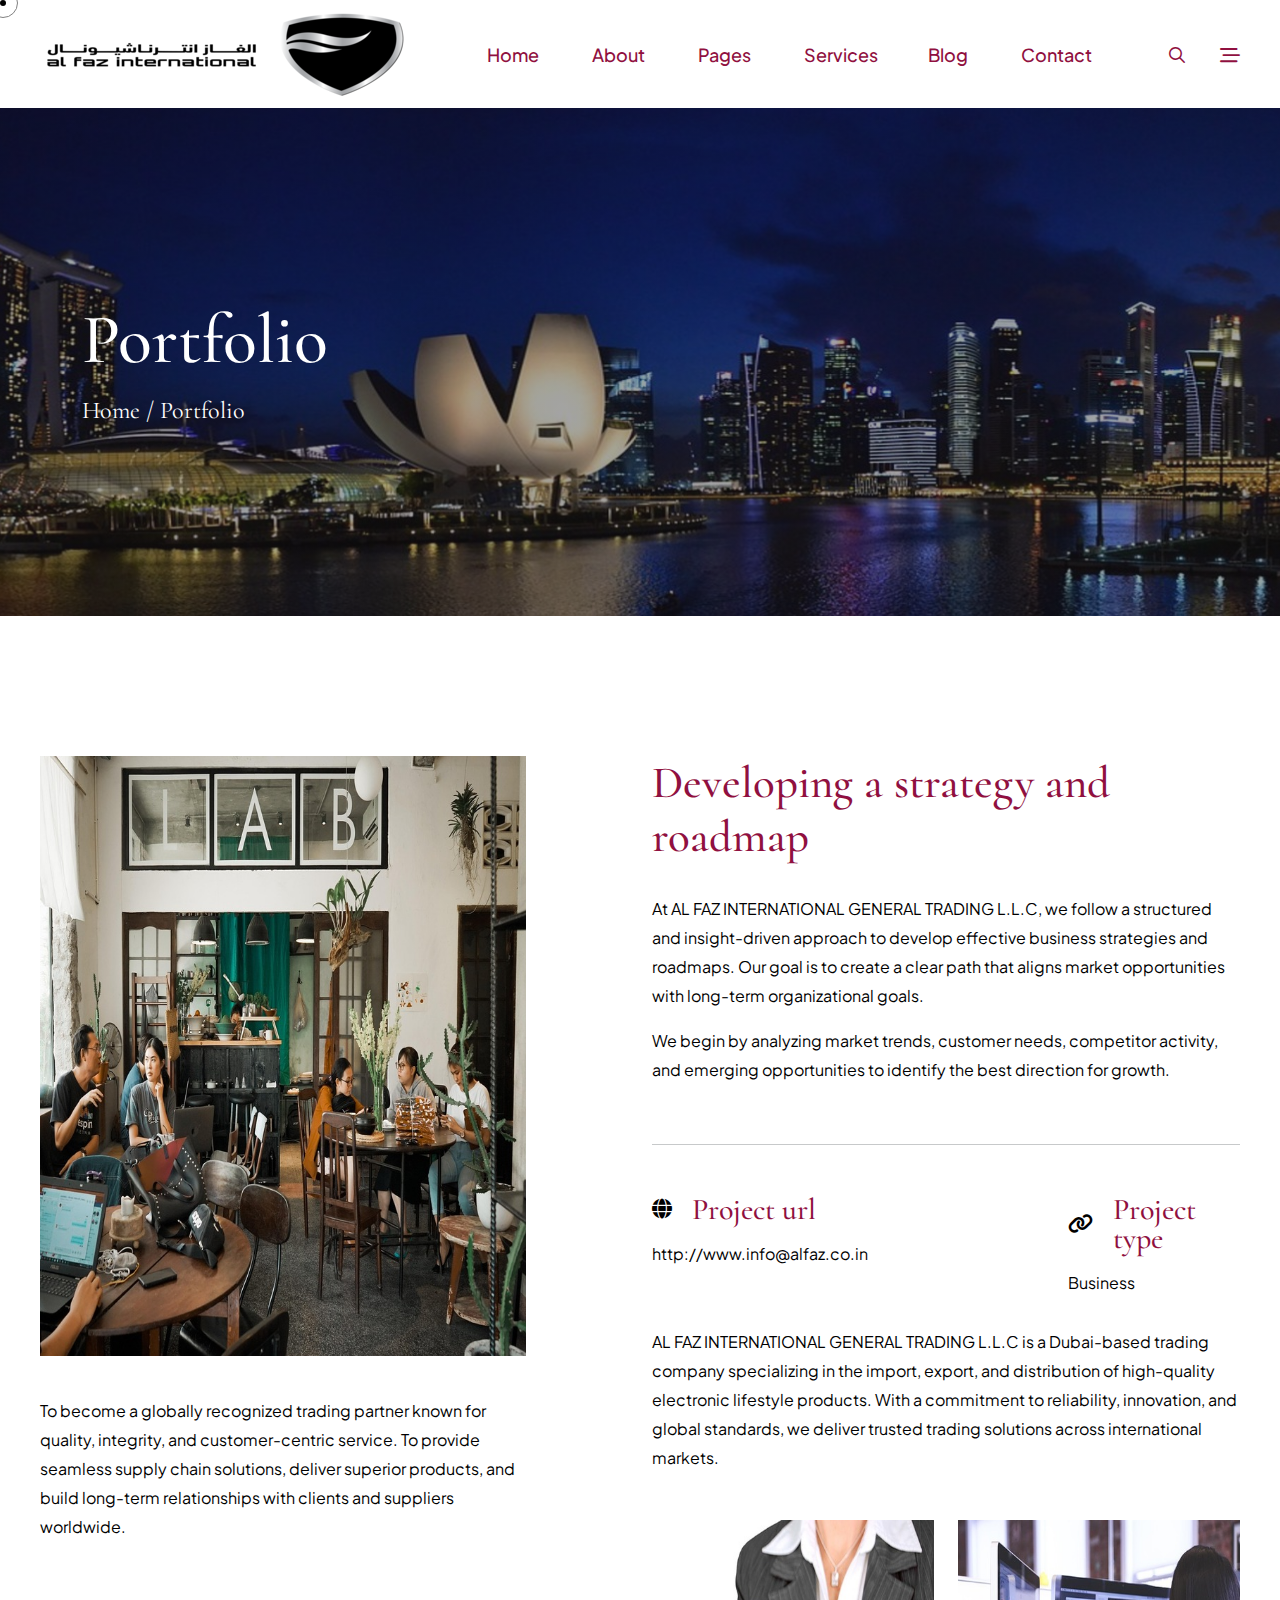
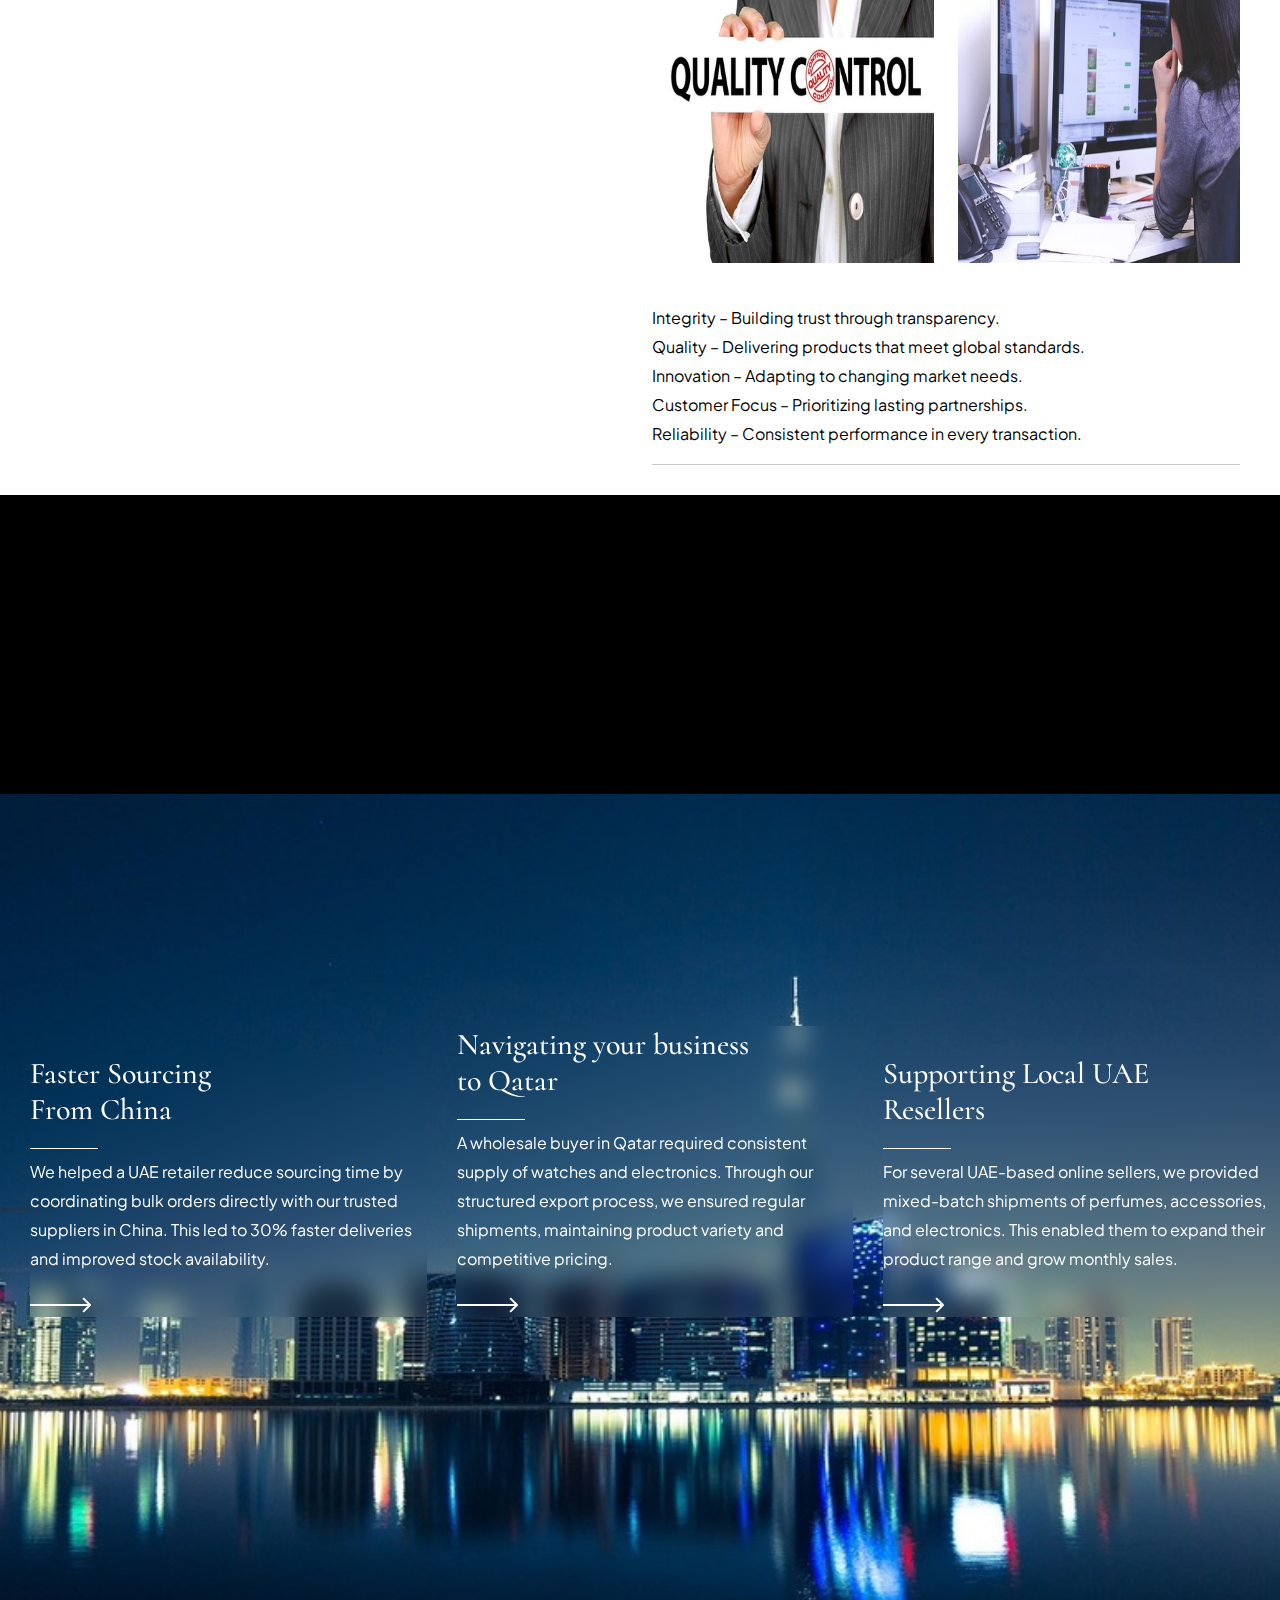
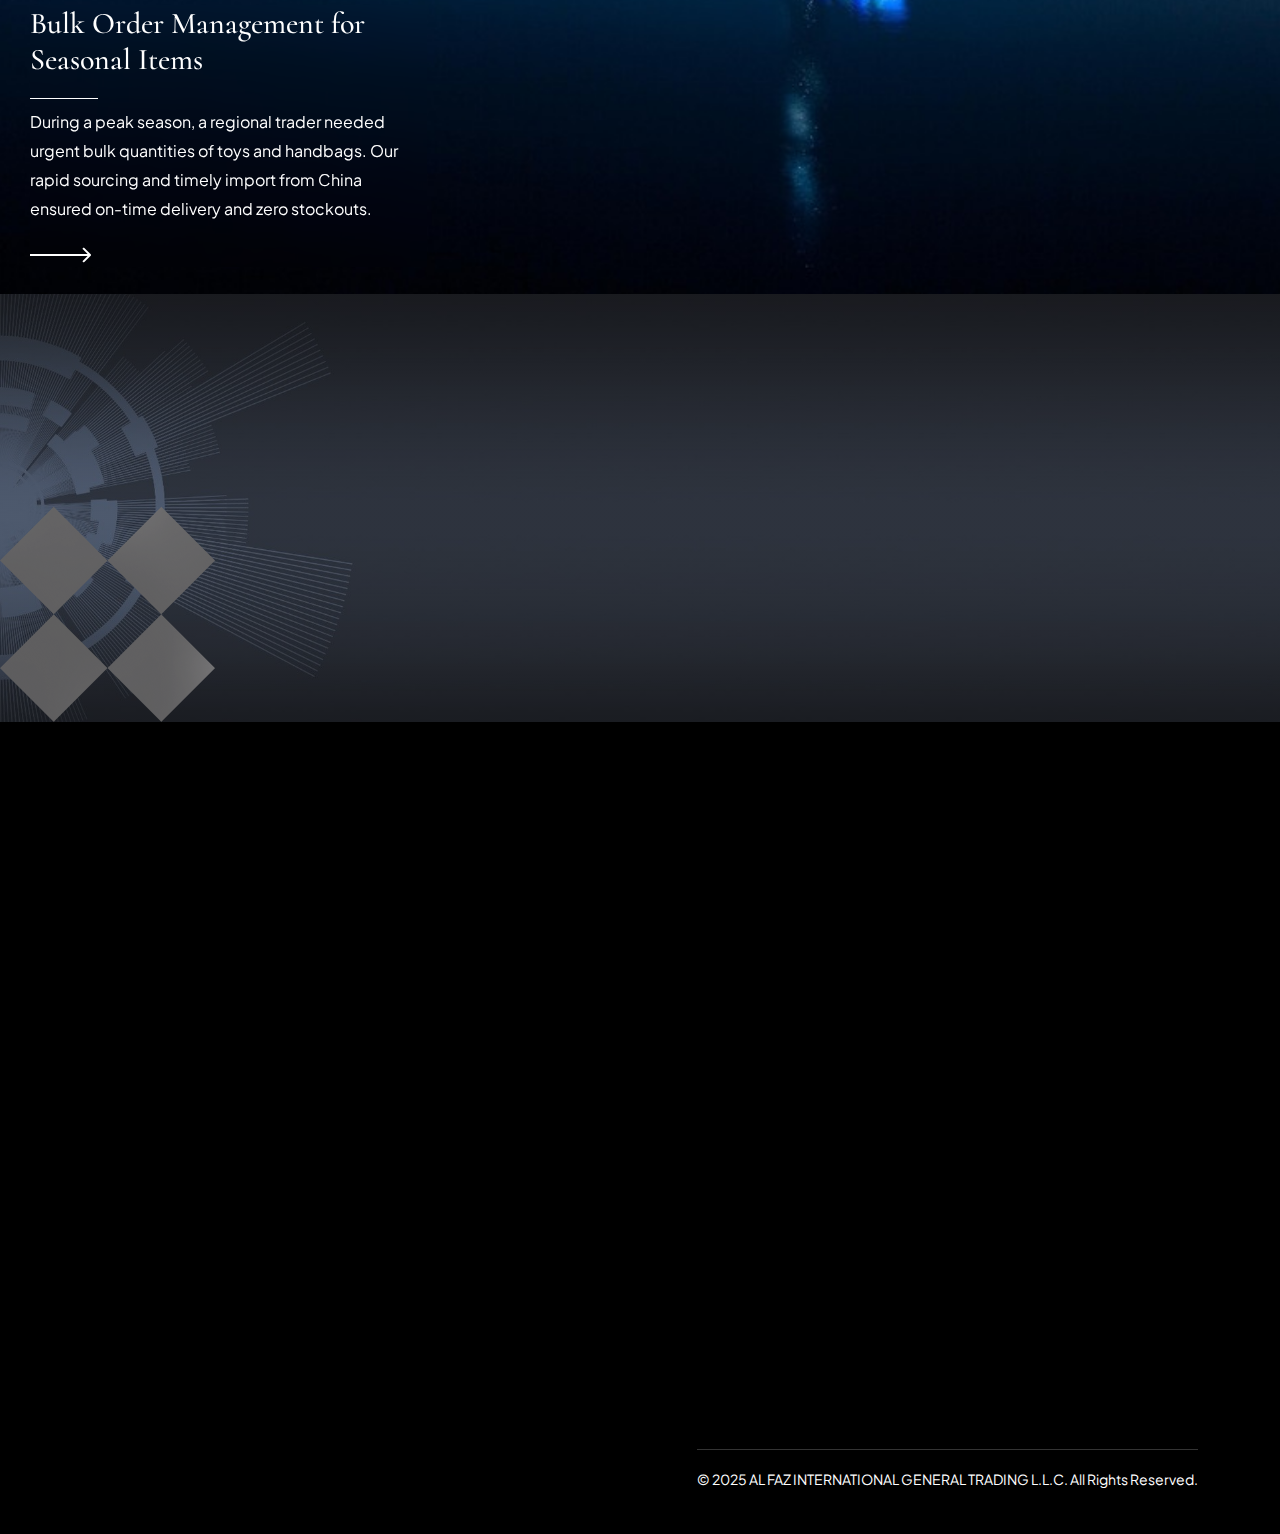
<file: portfolio-details.html>
<!DOCTYPE html>
<html lang="en">
    <!--<< Header Area >>-->
    <head>
        <!-- ========== Meta Tags ========== -->
        <meta charset="UTF-8">
        <meta http-equiv="X-UA-Compatible" content="IE=edge">
        <meta name="viewport" content="width=device-width, initial-scale=1">
        <meta name="author" content="Valorwide">
        <meta name="description" content="AL FAZ INTERNATIONAL GENERAL TRADING L.L.C">
        <!-- ======== Page title ============ -->
        <title>AL FAZ INTERNATIONAL GENERAL TRADING L.L.C</title>
        <!--<< Favcion >>-->
        <link rel="shortcut icon" href="assets/img/logo/Untitled design (14).svg">
        <!--<< Bootstrap min.css >>-->
        <link rel="stylesheet" href="assets/css/bootstrap.min.css">
        <!--<< All Min Css >>-->
        <link rel="stylesheet" href="assets/css/all.min.css">
        <!--<< Animate.css >>-->
        <link rel="stylesheet" href="assets/css/animate.css">
        <!--<< Magnific Popup.css >>-->
        <link rel="stylesheet" href="assets/css/magnific-popup.css">
        <!--<< MeanMenu.css >>-->
        <link rel="stylesheet" href="assets/css/meanmenu.css">
        <!--<< Swiper Bundle.css >>-->
        <link rel="stylesheet" href="assets/css/swiper-bundle.min.css">
        <!--<< Nice Select.css >>-->
        <link rel="stylesheet" href="assets/css/nice-select.css">
        <!--<< Main.css >>-->
        <link rel="stylesheet" href="assets/css/main.css">
    </head>
     <body class="body-bg">

        <!-- Preloader Start -->
       <div id="preloader" class="preloader">
        <div class="animation-preloader">
            <div class="spinner">                
            </div>
            <div class="txt-loading">
                 <span data-text-preloader="A" class="letters-loading">
                    A
                </span>
                <span data-text-preloader="L" class="letters-loading">
                    L
                </span>
                <span data-text-preloader="F" class="letters-loading">
                    F
                </span>
                <span data-text-preloader="A" class="letters-loading">
                    A
                </span>
                <span data-text-preloader="Z" class="letters-loading">
                    Z
                </span>
            </div>
            <p class="text-center">Loading</p>
        </div>
        <div class="loader">
            <div class="row">
                <div class="col-3 loader-section section-left">
                    <div class="bg"></div>
                </div>
                <div class="col-3 loader-section section-left">
                    <div class="bg"></div>
                </div>
                <div class="col-3 loader-section section-right">
                    <div class="bg"></div>
                </div>
                <div class="col-3 loader-section section-right">
                    <div class="bg"></div>
                </div>
            </div>
        </div>
       </div>

        <!--<< Mouse Cursor Start >>-->  
        <div class="mouse-cursor cursor-outer"></div>
        <div class="mouse-cursor cursor-inner"></div>

        <!-- Back To Top start -->
        <button id="back-top" class="back-to-top">
            <i class="fa-regular fa-arrow-up"></i>
        </button>

        <!-- Offcanvas Area Start -->
         <div class="fix-area">
            <div class="offcanvas__info">
                <div class="offcanvas__wrapper">
                    <div class="offcanvas__content">
                        <div class="offcanvas__top mb-5 d-flex justify-content-between align-items-center">
                            <div class="offcanvas__logo">
                                <a href="index.html">
                                    <img src="assets/img/logo/ALFAZ final logo-01 og.png" alt="logo-img">
                                </a>
                            </div>
                            <div class="offcanvas__close">
                                <button>
                                <i class="fas fa-times"></i>
                                </button>
                            </div>
                        </div>
                        <p class="text d-none d-xl-block">
                            Empowering global trade with seamless reliability and trusted quality.
                        </p>
                        <div class="mobile-menu fix mb-3"></div>
                        <div class="offcanvas__contact">
                            <h4>Contact Info</h4>
                            <ul>
                                <li class="d-flex align-items-center">
                                    <div class="offcanvas__contact-icon">
                                        <i class="fal fa-map-marker-alt"></i>
                                    </div>
                                    <div class="offcanvas__contact-text">
                                        <a target="_blank" href="#">             Head Office
                                        Murabba’t Wasl, Port Saeed, Baniyas Road
                                       Riggat<br> Al Buteen, Dubai, UAE 
                                    </div>
                                </li>
                                <li class="d-flex align-items-center">
                                    <div class="offcanvas__contact-icon mr-15">
                                        <i class="fal fa-envelope"></i>
                                    </div>
                                    <div class="offcanvas__contact-text">
                                        <a href="mailto:Hr@alfaz.co.in">Hr@alfaz.co.in</a>  <br>  <a href="mailto:info@alfaz.co.in">info@alfaz.co.in</a>
                                    </div>
                                </li>
                                <li class="d-flex align-items-center">
                                    <div class="offcanvas__contact-icon mr-15">
                                        <i class="fal fa-clock"></i>
                                    </div>
                                    <div class="offcanvas__contact-text">
                                        <a target="_blank" href="#">Mod-friday, 09am -05pm</a>
                                    </div>
                                </li>
                                <li class="d-flex align-items-center">
                                    <div class="offcanvas__contact-icon mr-15">
                                        <i class="far fa-phone"></i>
                                    </div>
                                    <div class="offcanvas__contact-text">
                                        <a href="tel:+11002345909">+9710506078940</a>
                                    </div>
                                </li>
                            </ul>
                            <div class="header-button mt-4">
                                <a href="contact.html" class="theme-btn">Get Started</a>
                            </div>
                            <div class="social-icon d-flex align-items-center">
                                <a href="#"><i class="fab fa-facebook-f"></i></a>
                                <a href="#"><i class="fab fa-twitter"></i></a>
                                <a href="#"><i class="fab fa-youtube"></i></a>
                                <a href="#"><i class="fab fa-linkedin-in"></i></a>
                            </div>
                        </div>
                    </div>
                </div>
            </div>
        </div>
        <div class="offcanvas__overlay"></div>

        <!-- Header Section Start -->
        <header class="header-section-2">
            <div class="header-top-section">
                <div class="container-fluid">
                    <div class="header-top-wrapper">
                        <div class="top-left">
                            <div class="top-logo">
                                <a href="index.html">
                                    <img src="assets/img/logo/ALFAZ final logo-01 (1) original.png" alt="img">
                                </a>
                            </div>
                        <!--    <ul>
                                <li>
                                    <div class="icon">
                                        <i class="fa-solid fa-location-dot"></i>
                                    </div>
                                    <div class="content">
                                        <p>
                                            Head Office
Murabba’t Wasl, Port Saeed, Baniyas Road
Riggat<br> Al Buteen, Dubai, UAE 
                                        </p>
                                    </div>
                                </li>
                                <li>
                                    <div class="icon">
                                        <i class="fa-solid fa-paper-plane"></i>
                                    </div>
                                    <div class="content">
                                        <p>
                                        
                                        </p>
                                        <a href="mailto:Hr@alfaz.co.in">Hr@alfaz.co.in</a>  <br>  <a href="mailto:info@alfaz.co.in">info@alfaz.co.in</a>
                                    </div>
                                </li>
                            </ul>-->
                        </div>
                        <div class="top-right">
                            <ul>
                                <li>
                                    <a href="#">Fb.</a>
                                    <a href="#">X.</a>
                                    <a href="#">Ins.</a>
                                    <a href="#">Lin.</a>
                                </li>
                            </ul>
                            <a href="contact.html" class="theme-btn">Plan With Us</a>
                        </div>
                    </div>
                </div>
            </div>
            <div id="header-sticky" class="header-2">
                <div class="container-fluid">
                    <div class="mega-menu-wrapper">
                        <div class="header-main">
                            <div class="logo">
                                <a href="index.html" class="header-logo">
                                    <img src="assets/img/logo/ALFAZ final logo-02 - 30-11-2025.png" alt="logo-img">
                                </a>
                            </div>
                          <div class="mean__menu-wrapper">
                                <div class="main-menu">
                                    <nav id="mobile-menu">
                                        <ul>
                                            <li class="has-dropdown active menu-thumb">
                                                <a href="index.html">
                                                    Home 
                                                </a>
                                            </li>
                                        <!--    <li class="has-dropdown active d-xl-none">
                                                <a href="team.html" class="border-none">
                                                Home
                                                </a>
                                                <ul class="submenu">
                                                    <li><a href="index.html">Home 01</a></li>
                                                    <li><a href="index-2.html">Home 02</a></li>
                                                    <li><a href="index-3.html">Home 03</a></li>
                                                </ul>
                                            </li> -->
                                            <li>
                                                <a href="about.html">About</a>
                                            </li>
                                            <li class="has-dropdown">
                                                <a href="#">
                                                    Pages
                                                </a>
                                                <ul class="submenu">
                                              
                                             <!--   <li><a href="portfolio-details.html">Portfolio</a></li>
                                                    <li><a href="team.html">Team</a></li>                                            
                                                    <li><a href="faq.html">Our Faq</a></li>                                            
                                                    <li><a href="404.html">404 Page</a></li> -->
                                                     <li><a href="https://www.facebook.com/onlineqatar0">Q 24/7</a></li>                                         
                                                    <li><a href="https://www.facebook.com/SawaFashionWear">SAWO FASHION</a></li>
                                                    <li><a href="https://www.facebook.com/profile.php?id=61556761492878">CART TOUCH QA</a></li>
                                                    <li><a href="https://www.facebook.com/easyshopglam">EASY SHOP</a></li>
                                                    <li><a href="https://www.facebook.com/profile.php?id=100064684396668">ALICHU.COM</a></li>
                                                </ul>
                                            </li>
                                            <li>
                                                <a href="service-details.html">
                                                    Services
                                                </a>
                                              <!--   <ul class="submenu">
                                                    <li><a href="service.html">Service Grid</a></li>
                                                    <li><a href="service-list.html">Service List</a></li> 
                                                    <li><a href="service-details.html">Service Details</a></li>
                                                </ul>
                                            </li> -->
                                           <li>
                                                <a href="news.html">
                                                    Blog
                                                </a>
                                            <!--    <ul class="submenu">
                                                    <li><a href="news.html">Blog</a></li>
                                                    <li><a href="news-details.html">Blog Details</a></li> 
                                                </ul> -->
                                            </li>
                                            <li>
                                                <a href="contact.html">Contact</a>
                                            </li>
                                        </ul>
                                    </nav>
                                </div>
                            </div>
                            <div class="header-right d-flex justify-content-end align-items-center">
                                <div class="icon-items">
                                    <div class="icon">
                                        <i class="fa-solid fa-paper-plane"></i>
                                    </div>
                                    <div class="content">
                                        <p>
                                            Support Number  : <a href="tel:3025550107">(971)0506078940</a>
                                        </p>
                                    </div>
                                </div>
                                <div class="header-right-bar">
                                    <a href="#0" class="search-trigger search-icon"><i class="fa-regular fa-magnifying-glass"></i></a>
                                    <div class="header__hamburger d-xl-block my-auto">
                                        <div class="sidebar__toggle">
                                            <i class="fa-regular fa-bars-staggered"></i>
                                        </div>
                                    </div>
                                </div>
                            </div>
                        </div>
                    </div>
                </div>
            </div>
        </header>
        
        <!-- Search Area Start -->
        <div class="search-wrap">
            <div class="search-inner">
                <i class="fas fa-times search-close" id="search-close"></i>
                <div class="search-cell">
                    <form method="get">
                        <div class="search-field-holder">
                            <input type="search" class="main-search-input" placeholder="Search...">
                        </div>
                    </form>
                </div>
            </div>
     
        </div>

        <!-- Breadcrumb section start -->
        <section class="Breadcrumb-wrapper bg-cover" style="background-image:url(assets/img/team/city-1283634_1280\ \(1\).jpg);">
            
            <div class="container">
                <div class="page-heading">
                    <h2>Portfolio</h2>
                    <h4>
                        <span>Home</span> / Portfolio
                    </h4>
                </div>
            </div>
        </section>

        <!-- portfolio-details.html Section Start -->
         <section class="portfolio-details-section section-padding pb-0 fix">
            <div class="container-fluid">
                <div class="portfolio-details-wrapper">
                    <div class="row justify-content-between">
                        <div class="col-lg-5">
                            <div class="details-image">
                                <img src="assets/img/team/space-4660847_1280 (1).jpg" alt="img">
                            </div>
                            <p>
                               To become a globally recognized trading partner known for quality, integrity, and customer-centric service.
                               To provide seamless supply chain solutions, deliver superior products, and build long-term relationships with clients and suppliers worldwide.
                            </p>
                        </div>
                        <div class="col-lg-6">
                            <div class="portfolio-deails-content">
                                <h2>
                                    Developing a strategy and roadmap 
                                </h2>
                                <p>
                                    At AL FAZ INTERNATIONAL GENERAL TRADING L.L.C, we follow a structured and insight-driven approach to develop effective business strategies and roadmaps. Our goal is to create a clear path that aligns market opportunities with long-term organizational goals.
                                </p>
                                <p class="mt-3">
                                  We begin by analyzing market trends, customer needs, competitor activity, and emerging opportunities to identify the best direction for growth.
                                </p>
                                <div class="details-list-area">
                                    <div class="list-area">
                                        <ul class="list-items">
                                            <li>
                                               <span class="cont">
                                                    <i class="fa-solid fa-globe"></i>
                                                    Project url
                                               </span>
                                               <a href="portfolio-details.html" class="link-text">http://www.info@alfaz.co.in</a>
                                            </li>
                                        </ul>
                                     <!--   <ul class="list-items">
                                            <li>
                                                <span class="cont">
                                                    <i class="fa-solid fa-user"></i>
                                                    Client Name
                                                </span>
                                                <span class="link-text"> Brooklyn Simmon</span>
                                             </li>
                                        </ul>
                                    </div> -->
                                    <div class="list-area">
                                        <ul class="list-items">
                                            <li>
                                                <span class="cont">
                                                    <i class="fa-solid fa-link"></i>
                                                    Project type
                                                </span>
                                                <span class="link-text"> Business</span>
                                             </li>
                                        </ul>
                                        <ul class="list-items">
                                            <li>
                                                <span class="cont">
                                                    <i class="fa-regular fa-thumbs-up"></i>
                                                    Development By
                                                </span>
                                                <span class="link-text">  FASIL KV</span>
                                             </li>
                                        </ul>
                                    </div>
                                </div>
                                <p>
                                  AL FAZ INTERNATIONAL GENERAL TRADING L.L.C is a Dubai-based trading company specializing in the import, export, and distribution of high-quality electronic lifestyle products. With a commitment to reliability, innovation, and global standards, we deliver trusted trading solutions across international markets.
                                </p>
                                <p class="mt-3 mb-5">
                                   
                                </p>
                               <div class="row">
                                  <div class="col-md-6">
                                    <div class="details-image">
                                        <img src="assets/img/team/businesswoman-571153_640 (1).jpg" alt="img">
                                    </div>
                                  </div>
                                  <div class="col-md-6">
                                    <div class="details-image">
                                        <img src="assets/img/team/startup-849804_640 (1).jpg" alt="img">
                                    </div>
                                </div>
                               </div>
                               <p>
                              Integrity – Building trust through transparency. <br>

                              Quality – Delivering products that meet global standards. <br>

                              Innovation – Adapting to changing market needs. <br>

                              Customer Focus – Prioritizing lasting partnerships.  <br>

                               Reliability – Consistent performance in every transaction.  <br>
                               </p>
                               <p class="mt-3">
                               
                               </p>
                            </div>
                        </div>
                    </div>
                </div>
            </div>
         </section>

        <!-- Project Section Start -->
               <section class="project-section section-padding  fix pb-0 header-bg">
            <div class="container">
                <div class="section-title text-center">
                    <span class="wow fadeInUp">Our Featured Projects</span>
                    <h2 class="text-white wow fadeInUp" data-wow-delay=".3s">
                        Selected Case Studies
                    </h2>
                </div>
            </div>
            <div class="container-fluid">
                <div class="project-wrapper bg-cover" style="background-image: url(assets/img/project/buildings-1839726_1920\ \(1\).jpg);">
                    <div class="row g-0">
                        <div class="col-xxl-3 col-xl-4 col-lg-6 col-md-6 wow fadeInUp" data-wow-delay=".2s">
                            <div class="project-card-items">
                                <div class="project-content">
                                    <h4>
                                        <a href="portfolio-details.html">
                                           Faster Sourcing <br> From China
                                        </a>
                                    </h4>
                                    <span></span>
                                    <p>
                                       We helped a UAE retailer reduce sourcing time by coordinating bulk orders directly with our trusted suppliers in China. This led to 30% faster deliveries and improved stock availability.
                                    </p>
                                    <div class="icon">
                                        <a href="portfolio-details.html">
                                            <img src="assets/img/icon/16.svg" alt="img">
                                        </a>
                                    </div>
                                </div>
                            </div>
                        </div>
                       <div class="col-xxl-3 col-xl-4 col-lg-6 col-md-6 wow fadeInUp" data-wow-delay=".2s">
                            <div class="project-card-items">
                                <div class="project-content">
                                    <h4>
                                        <a href="portfolio-details.html">
                                            Navigating your business <br> to Qatar
                                        </a>
                                    </h4>
                                    <span></span>
                                    <p>
                                   A wholesale buyer in Qatar required consistent supply of watches and electronics. Through our structured export process, we ensured regular shipments, maintaining product variety and competitive pricing.
                                    </p>
                                    <div class="icon">
                                        <a href="portfolio-details.html">
                                            <img src="assets/img/icon/16.svg" alt="img">
                                        </a>
                                    </div>
                                </div>
                            </div>
                        </div>
                        <div class="col-xxl-3 col-xl-4 col-lg-6 col-md-6 wow fadeInUp" data-wow-delay=".6s">
                            <div class="project-card-items">
                                <div class="project-content">
                                    <h4>
                                        <a href="portfolio-details.html">
                                           Supporting Local UAE <br> Resellers
                                        </a>
                                    </h4>
                                    <span></span>
                                    <p>
                                      For several UAE-based online sellers, we provided mixed-batch shipments of perfumes, accessories, and electronics. This enabled them to expand their product range and grow monthly sales.
                                    </p>
                                    <div class="icon">
                                        <a href="portfolio-details.html">
                                            <img src="assets/img/icon/16.svg" alt="img">
                                        </a>
                                    </div>
                                </div>
                            </div>
                        </div>
                        <div class="col-xxl-3 col-xl-4 col-lg-6 col-md-6 wow fadeInUp" data-wow-delay=".8s">
                            <div class="project-card-items">
                                <div class="project-content">
                                    <h4>
                                        <a href="portfolio-details.html">
                                           Bulk Order Management for<br> Seasonal Items
                                    </h4>
                                    <span></span>
                                    <p>
                                       During a peak season, a regional trader needed urgent bulk quantities of toys and handbags. Our rapid sourcing and timely import from China ensured on-time delivery and zero stockouts.
                                    </p>
                                    <div class="icon">
                                        <a href="portfolio-details.html">
                                            <img src="assets/img/icon/16.svg" alt="img">
                                        </a>
                                    </div>
                                </div>
                            </div>
                        </div>
                    </div>  
                </div>
            </div>
        </section>

          <!-- Cta Section Start -->
   <div class="cta-section bg-cover" style="background-image: url('assets/img/about/banner-5255420_1920.jpg');">
            <div class="cta-shape">
                <img src="assets/img/cta-shape.png" alt="img">
            </div>
            <div class="container">
                <div class="cta-wrapper">
                    <div class="row">
                        <div class="col-lg-6">
                            <div class="cta-content">
                                <h2 class="wow fadeInUp" data-wow-delay=".3s">
                                  Your trusted partner in moving markets, together
                                </h2>
                            </div>
                        </div>
                    </div>
                </div>
            </div>
        </div>
        
        <!-- Footer Section Start -->
        <footer class="footer-section header-bg">
            <div class="container">
                <div class="footer-widget-wrapper">
                    <div class="row">
                        <div class="col-xl-4 col-sm-6 col-md-6 col-lg-4 wow fadeInUp" data-wow-delay=".3s">
                            <div class="single-footer-widget">
                                <div class="widget-head">
                                    <a href="index.html">
                                        <img src="assets/img/logo/ALFAZ final logo-04 pur wihgt.png" alt="logo-img">
                                    </a>
                                </div>
                                <div class="footer-content">
                                    <p>
                                        We understand that business can be chaotic. That’s where <br> we come in. 
                                    </p>
                                </div>
                                <div class="company-info">
                                    <h4>Company Information</h4>

                                    <div class="content">
                                        <span>Office address:</span>
                                    <h6>
                                       Head Office
                                       Murabba’t Wasl, <br> Port Saeed, Baniyas Road
                                       Riggat Al Buteen, Dubai, UAE
                                   </h6>
                                    </div>
                                    <div class="content">
                                        <span>Send mail:</span>
                                    <h6>
                                         <a href="mailto:Hr@alfaz.co.in">Hr@alfaz.co.in</a>  <br>  <a href="mailto:info@alfaz.co.in">info@alfaz.co.in</a>

                                    </h6>
                                    </div>
                                    <div class="content">
                                        <span>Call us:</span>
                                    <h6>
                                       <a href="tel:0506078940">050 607 8940</a>

                                    </h6>
                                    </div>
                                </div>
                            </div>
                        </div>
                        <div class="col-xl-4 col-sm-6 col-md-6 col-lg-4 ps-lg-5 wow fadeInUp" data-wow-delay=".5s">
                            <div class="single-footer-widget">
                                <div class="widget-head">
                                    <h4>Quick Links</h4>
                                </div>
                                <ul class="list-items">
                                    <li>
                                        <a href="about.html">
                                            About Us
                                        </a>
                                    </li>
                                    <li>
                                        <a href="service-details.html">
                                            Leadership Member
                                        </a>
                                    </li>
                                    <li>
                                        <a href="service-details.html">
                                            Our Services
                                        </a>
                                    </li>
                                    <li>
                                        <a href="service-details.html">
                                            Careers
                                        </a>
                                    </li>
                                    <li>
                                        <a href="service-details.html">
                                            Case Studies
                                        </a>
                                    </li>
                                </ul>
                            </div>
                        </div>
                        <div class="col-xl-4 wow fadeInUp" data-wow-delay=".7s">
                            <div class="single-footer-widget">
                                <div class="footer-input-card">
                                    <h3 style="color: black;">
                                        Let’s get in touch
                                    </h3>
                                    <form action="#" id="contact-form" method="POST">
                                        <div class="row g-4">
                                            <div class="col-lg-12">
                                                <div class="form-clt">
                                                    <input type="text" name="name" id="name" placeholder="*Name">
                                                </div>
                                            </div>
                                            <div class="col-lg-12">
                                                <div class="form-clt">
                                                    <input type="text" name="email" id="email2" placeholder="*Email Address">
                                                </div>
                                            </div>
                                            <div class="col-lg-12">
                                                <div class="form-clt">
                                                    <input type="text" name="phone" id="phone" placeholder="*Phone">
                                                </div>
                                            </div>
                                            <div class="col-lg-12">
                                                <div class="form-clt">
                                                    <textarea name="message" id="message" placeholder="Message"></textarea>
                                                </div>
                                            </div>
                                            <div class="col-lg-12">
                                                <button type="submit" class="theme-btn ">
                                                    Send Your Message
                                                </button>
                                            </div>
                                        </div>
                                    </form>
                                </div>
                            </div>
                        </div>
                    </div>
                </div>
                <div class="footer-bottom">
                    <ul class="social-icon wow fadeInUp" data-wow-delay=".3s">
                        <li>
                            <a href="#">
                                Facebook
                            </a>
                        </li>
                        <li>
                            <a href="#">
                                Twitter
                            </a>
                        </li>
                        <li>
                            <a href="#">
                                LinkedIn
                            </a>
                        </li>
                    </ul>
                   
                    <div class="footer-copy">
                     © 2025 AL FAZ INTERNATIONAL GENERAL TRADING L.L.C. All Rights Reserved.
                </div>

                </div>
            </div>
          </footer>

        <!--<< All JS Plugins >>-->
        <script src="assets/js/jquery-3.7.1.min.js"></script>
        <!--<< Viewport Js >>-->
        <script src="assets/js/viewport.jquery.js"></script>
        <!--<< Bootstrap Js >>-->
        <script src="assets/js/bootstrap.bundle.min.js"></script>
        <!--<< Nice Select Js >>-->
        <script src="assets/js/jquery.nice-select.min.js"></script>
        <!--<< Waypoints Js >>-->
        <script src="assets/js/jquery.waypoints.js"></script>
        <!--<< Counterup Js >>-->
        <script src="assets/js/jquery.counterup.min.js"></script>
        <!--<< Swiper Slider Js >>-->
        <script src="assets/js/swiper-bundle.min.js"></script>
        <!--<< MeanMenu Js >>-->
        <script src="assets/js/jquery.meanmenu.min.js"></script>
        <!--<< Magnific Popup Js >>-->
        <script src="assets/js/jquery.magnific-popup.min.js"></script>
        <!--<< Wow Animation Js >>-->
        <script src="assets/js/wow.min.js"></script>
         <!--<< Circle Progress Js >>-->
         <script src="assets/js/circle-progress.js"></script>
        <!--<< Main.js >>-->
        <script src="assets/js/main.js"></script>
    </body>
</html>
</file>
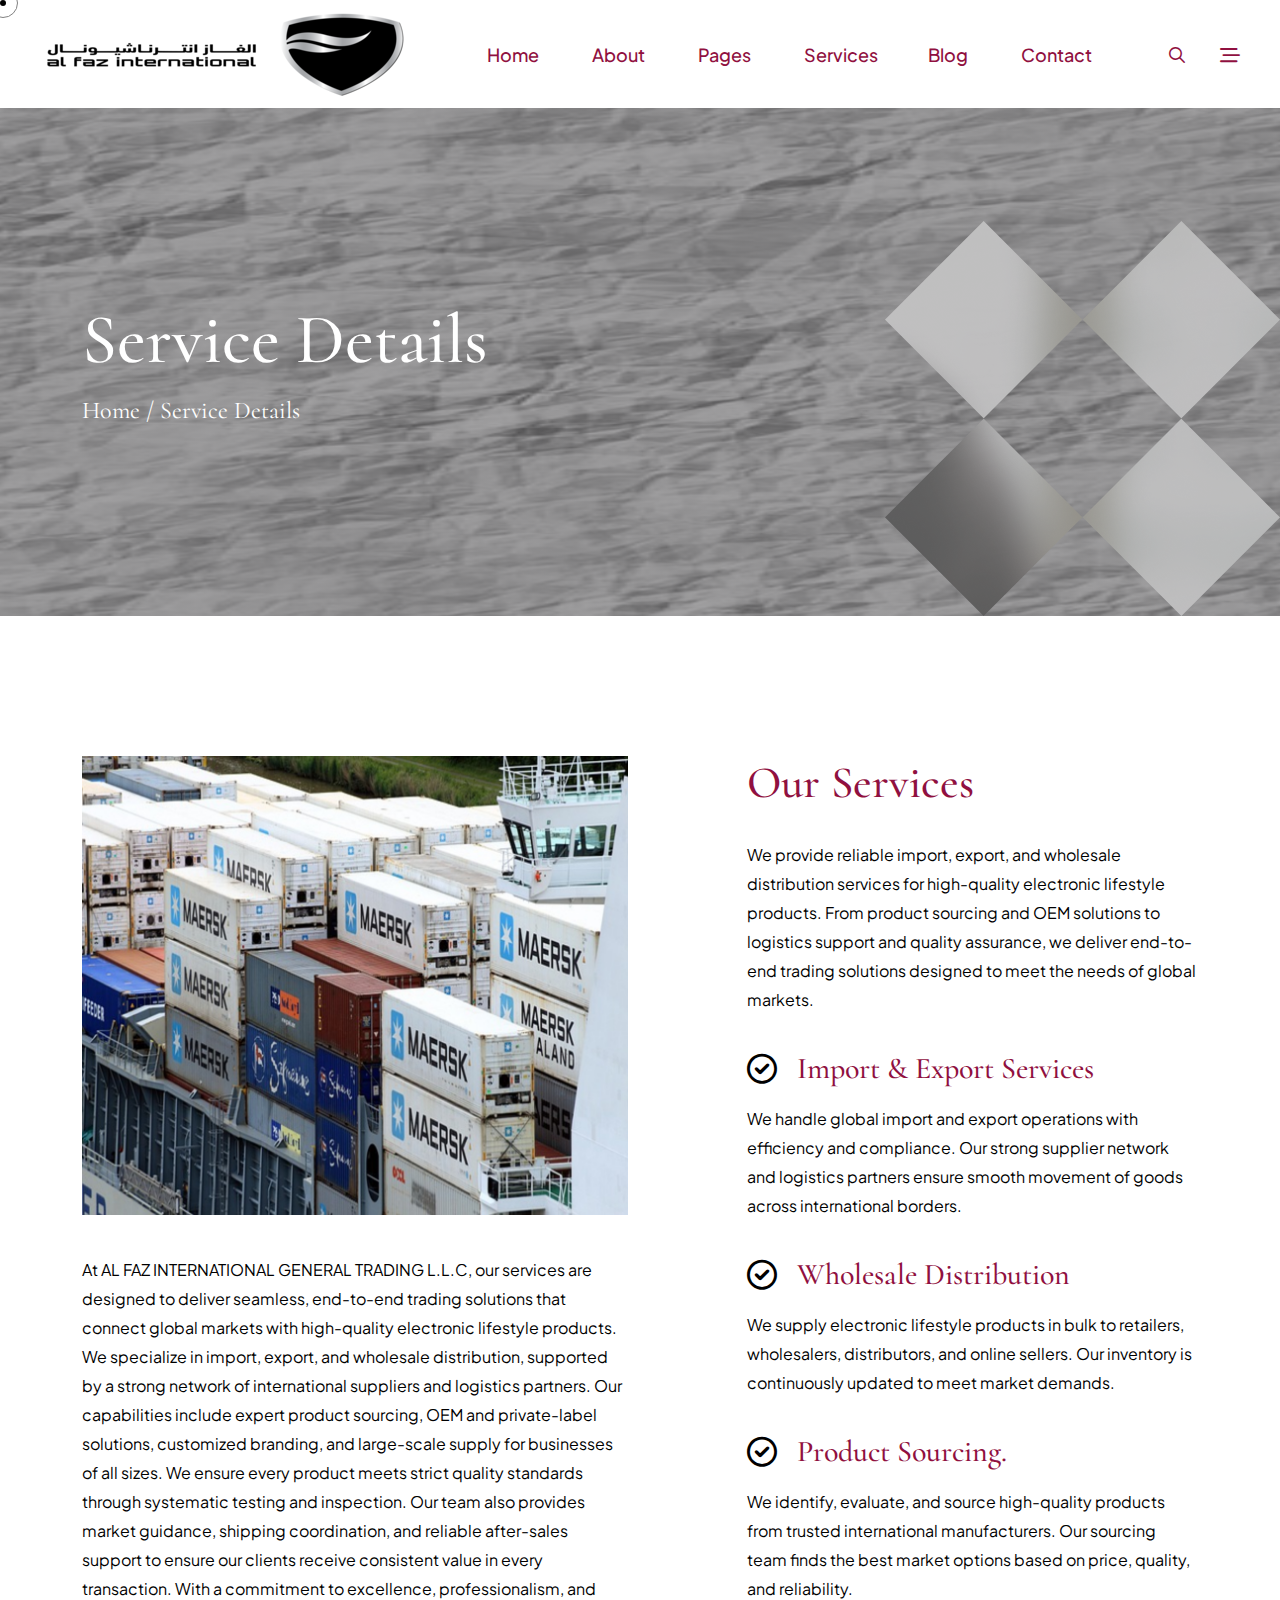
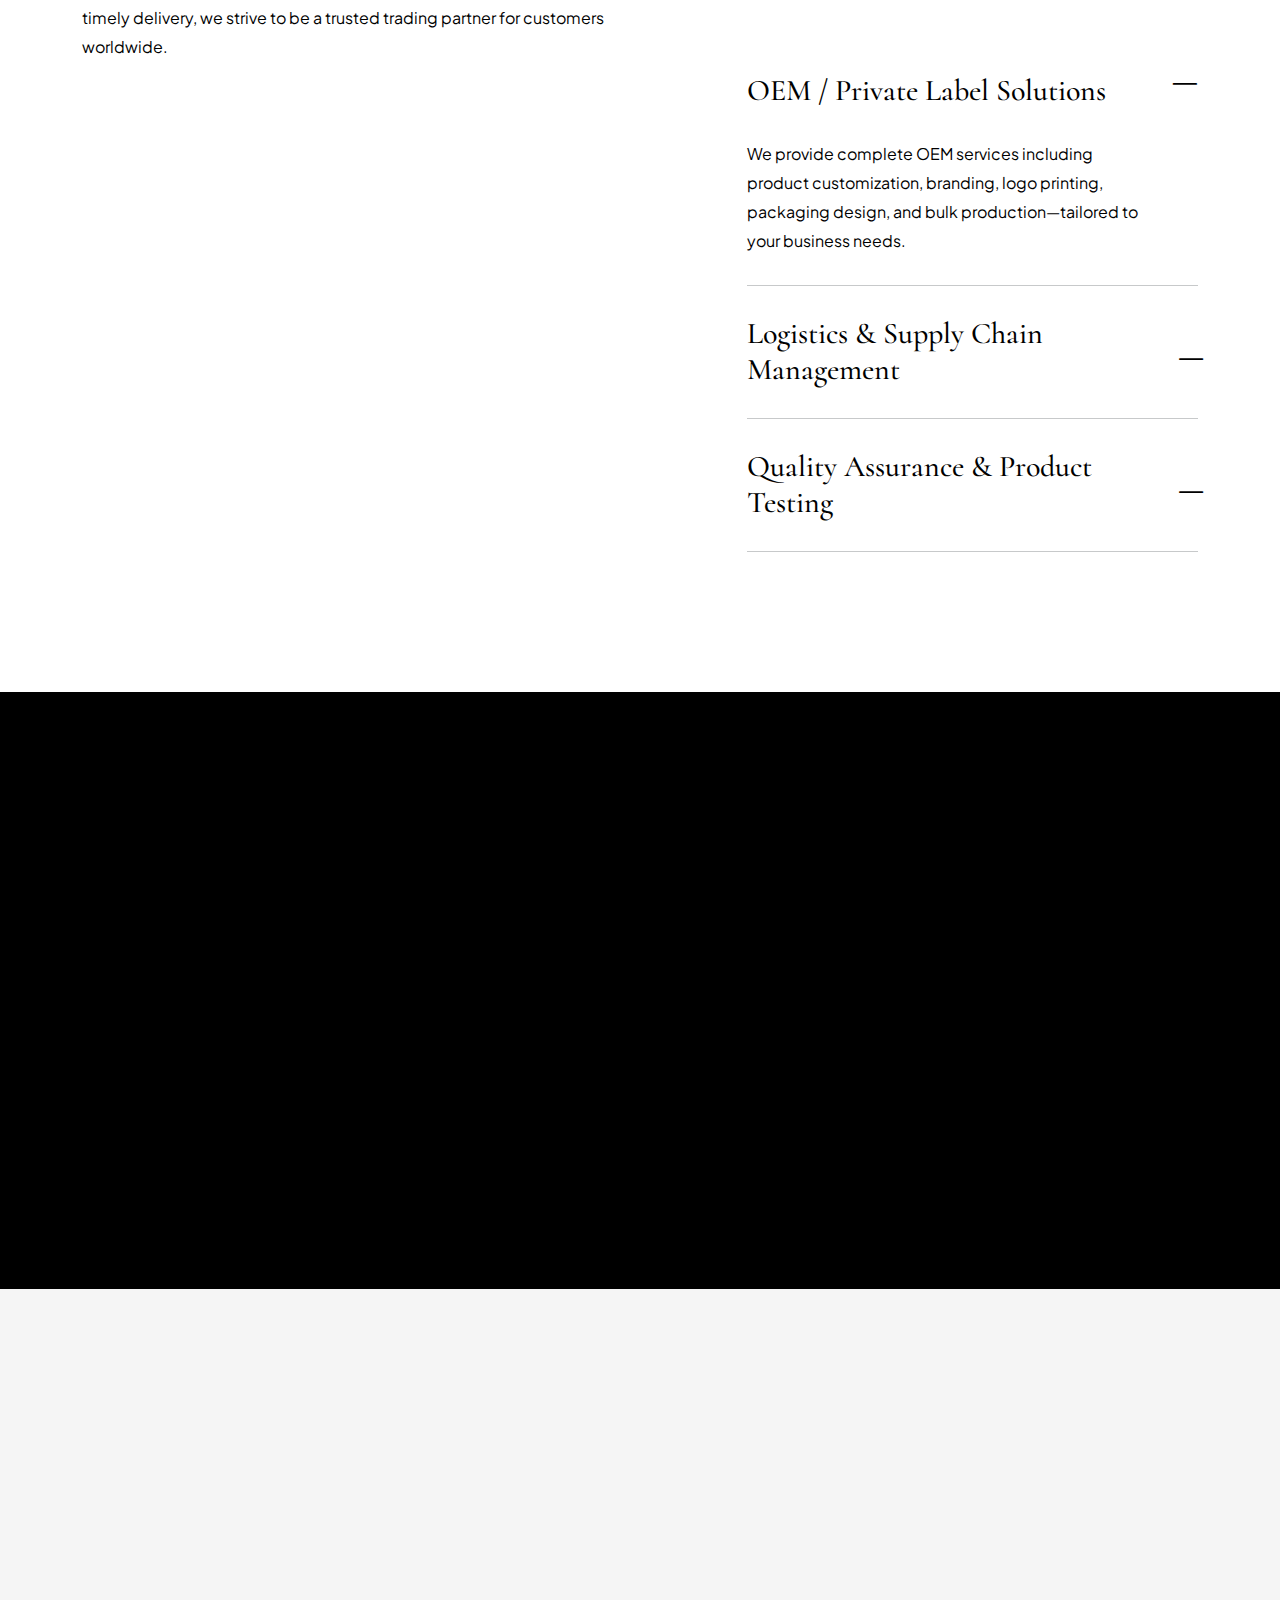
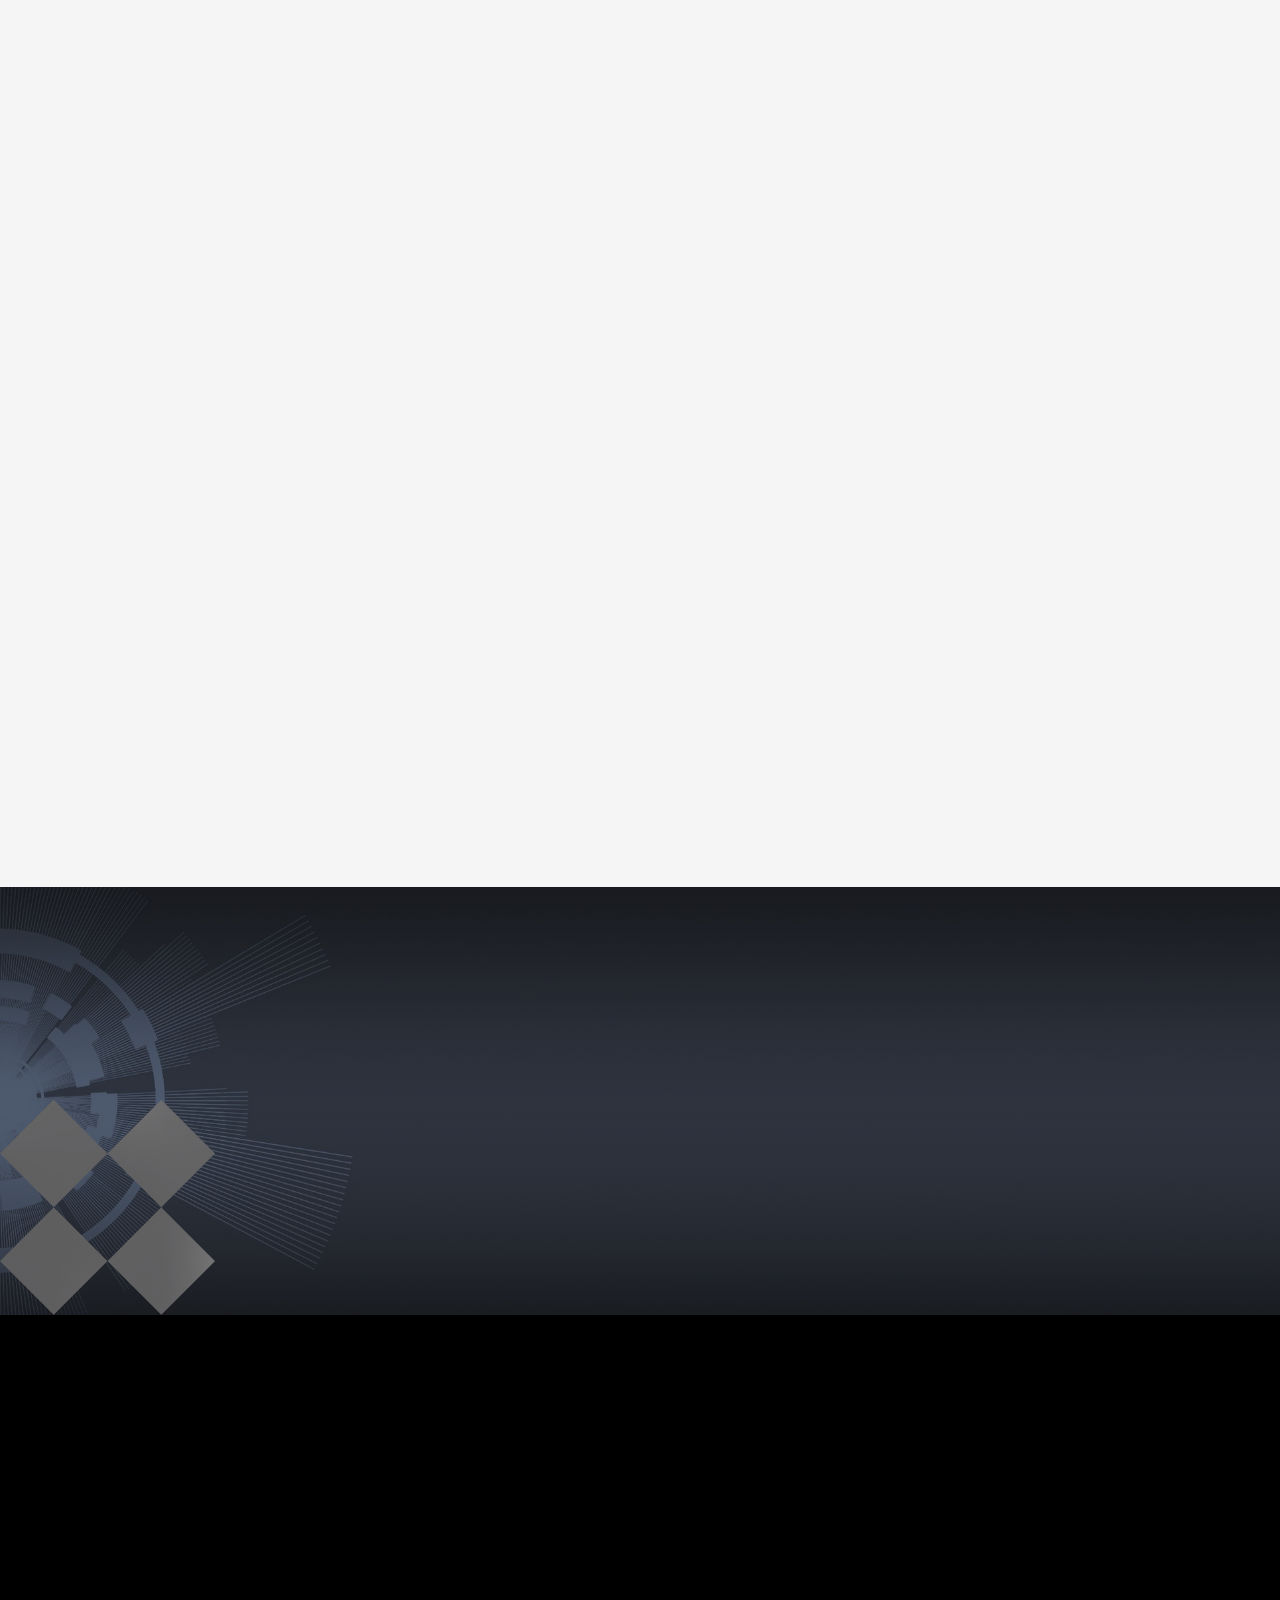
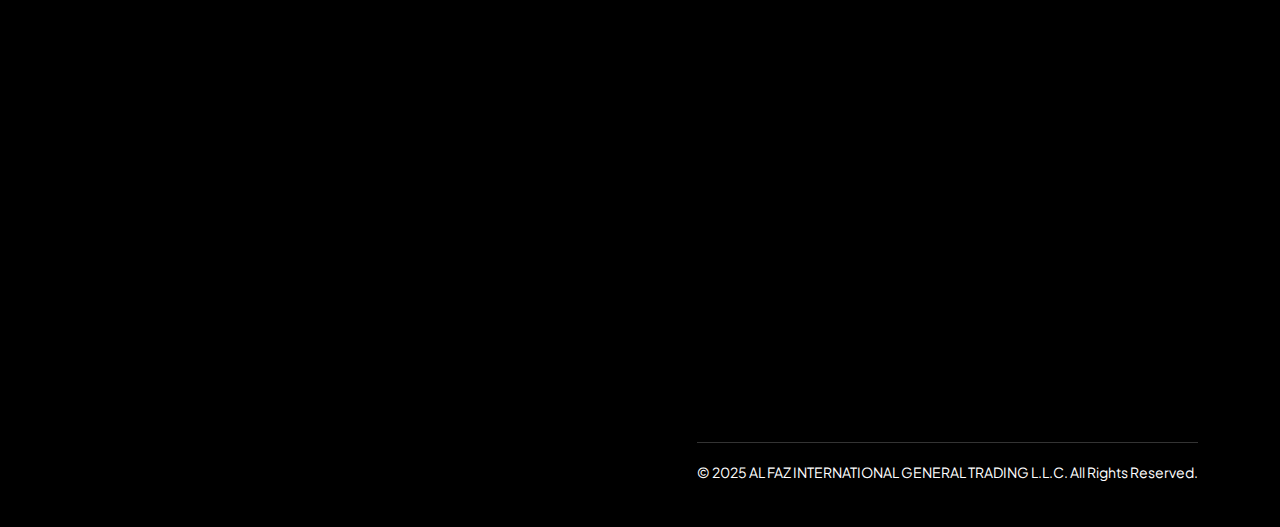
<file: service-details.html>
<!DOCTYPE html>
<html lang="en">
    <!--<< Header Area >>-->
    <head>
        <!-- ========== Meta Tags ========== -->
        <meta charset="UTF-8">
        <meta http-equiv="X-UA-Compatible" content="IE=edge">
        <meta name="viewport" content="width=device-width, initial-scale=1">
        <meta name="author" content="Valorwide">
        <meta name="description" content="AL FAZ INTERNATIONAL GENERAL TRADING L.L.C">
        <!-- ======== Page title ============ -->
        <title>AL FAZ INTERNATIONAL GENERAL TRADING L.L.C</title>
        <!--<< Favcion >>-->
        <link rel="shortcut icon" href="assets/img/logo/Untitled design (14).svg">
        <!--<< Bootstrap min.css >>-->
        <link rel="stylesheet" href="assets/css/bootstrap.min.css">
        <!--<< All Min Css >>-->
        <link rel="stylesheet" href="assets/css/all.min.css">
        <!--<< Animate.css >>-->
        <link rel="stylesheet" href="assets/css/animate.css">
        <!--<< Magnific Popup.css >>-->
        <link rel="stylesheet" href="assets/css/magnific-popup.css">
        <!--<< MeanMenu.css >>-->
        <link rel="stylesheet" href="assets/css/meanmenu.css">
        <!--<< Swiper Bundle.css >>-->
        <link rel="stylesheet" href="assets/css/swiper-bundle.min.css">
        <!--<< Nice Select.css >>-->
        <link rel="stylesheet" href="assets/css/nice-select.css">
        <!--<< Main.css >>-->
        <link rel="stylesheet" href="assets/css/main.css">
    </head>
    <body class="body-bg">

        <!-- Preloader Start -->
      <div id="preloader" class="preloader">
        <div class="animation-preloader">
            <div class="spinner">                
            </div>
            <div class="txt-loading">
                 <span data-text-preloader="A" class="letters-loading">
                    A
                </span>
                <span data-text-preloader="L" class="letters-loading">
                    L
                </span>
                <span data-text-preloader="F" class="letters-loading">
                    F
                </span>
                <span data-text-preloader="A" class="letters-loading">
                    A
                </span>
                <span data-text-preloader="Z" class="letters-loading">
                    Z
                </span>
            </div>
            <p class="text-center">Loading</p>
        </div>
        <div class="loader">
            <div class="row">
                <div class="col-3 loader-section section-left">
                    <div class="bg"></div>
                </div>
                <div class="col-3 loader-section section-left">
                    <div class="bg"></div>
                </div>
                <div class="col-3 loader-section section-right">
                    <div class="bg"></div>
                </div>
                <div class="col-3 loader-section section-right">
                    <div class="bg"></div>
                </div>
            </div>
        </div>
       </div>

        <!--<< Mouse Cursor Start >>-->  
        <div class="mouse-cursor cursor-outer"></div>
        <div class="mouse-cursor cursor-inner"></div>

        <!-- Back To Top start -->
        <button id="back-top" class="back-to-top">
            <i class="fa-regular fa-arrow-up"></i>
        </button>

        <!-- Offcanvas Area Start -->
         <div class="fix-area">
            <div class="offcanvas__info">
                <div class="offcanvas__wrapper">
                    <div class="offcanvas__content">
                        <div class="offcanvas__top mb-5 d-flex justify-content-between align-items-center">
                            <div class="offcanvas__logo">
                                <a href="index.html">
                                    <img src="assets/img/logo/ALFAZ final logo-01 og.png" alt="logo-img">
                                </a>
                            </div>
                            <div class="offcanvas__close">
                                <button>
                                <i class="fas fa-times"></i>
                                </button>
                            </div>
                        </div>
                        <p class="text d-none d-xl-block">
                            Empowering global trade with seamless reliability and trusted quality.
                        </p>
                        <div class="mobile-menu fix mb-3"></div>
                        <div class="offcanvas__contact">
                            <h4>Contact Info</h4>
                            <ul>
                                <li class="d-flex align-items-center">
                                    <div class="offcanvas__contact-icon">
                                        <i class="fal fa-map-marker-alt"></i>
                                    </div>
                                    <div class="offcanvas__contact-text">
                                        <a target="_blank" href="#">             Head Office
                                        Murabba’t Wasl, Port Saeed, Baniyas Road
                                       Riggat<br> Al Buteen, Dubai, UAE 
                                    </div>
                                </li>
                                <li class="d-flex align-items-center">
                                    <div class="offcanvas__contact-icon mr-15">
                                        <i class="fal fa-envelope"></i>
                                    </div>
                                    <div class="offcanvas__contact-text">
                                        <a href="mailto:Hr@alfaz.co.in">Hr@alfaz.co.in</a>  <br>  <a href="mailto:info@alfaz.co.in">info@alfaz.co.in</a>
                                    </div>
                                </li>
                                <li class="d-flex align-items-center">
                                    <div class="offcanvas__contact-icon mr-15">
                                        <i class="fal fa-clock"></i>
                                    </div>
                                    <div class="offcanvas__contact-text">
                                        <a target="_blank" href="#">Mod-friday, 09am -05pm</a>
                                    </div>
                                </li>
                                <li class="d-flex align-items-center">
                                    <div class="offcanvas__contact-icon mr-15">
                                        <i class="far fa-phone"></i>
                                    </div>
                                    <div class="offcanvas__contact-text">
                                        <a href="tel:+11002345909">+9710506078940</a>
                                    </div>
                                </li>
                            </ul>
                            <div class="header-button mt-4">
                                <a href="contact.html" class="theme-btn">Get Started</a>
                            </div>
                            <div class="social-icon d-flex align-items-center">
                                <a href="#"><i class="fab fa-facebook-f"></i></a>
                                <a href="#"><i class="fab fa-twitter"></i></a>
                                <a href="#"><i class="fab fa-youtube"></i></a>
                                <a href="#"><i class="fab fa-linkedin-in"></i></a>
                            </div>
                        </div>
                    </div>
                </div>
            </div>
        </div>
        <div class="offcanvas__overlay"></div>

        <!-- Header Section Start -->
        <header class="header-section-2">
            <div class="header-top-section">
                <div class="container-fluid">
                    <div class="header-top-wrapper">
                        <div class="top-left">
                            <div class="top-logo">
                                <a href="index.html">
                                    <img src="assets/img/logo/ALFAZ final logo-01 (1) original.png" alt="img">
                                </a>
                            </div>
                         <!--   <ul>
                                <li>
                                    <div class="icon">
                                        <i class="fa-solid fa-location-dot"></i>
                                    </div>
                                    <div class="content">
                                        <p>
                                            Head Office
Murabba’t Wasl, Port Saeed, Baniyas Road
Riggat<br> Al Buteen, Dubai, UAE 
                                        </p>
                                    </div>
                                </li>
                                <li>
                                    <div class="icon">
                                        <i class="fa-solid fa-paper-plane"></i>
                                    </div>
                                    <div class="content">
                                        <p>
                                        
                                        </p>
                                        <a href="mailto:Hr@alfaz.co.in">Hr@alfaz.co.in</a>  <br>  <a href="mailto:info@alfaz.co.in">info@alfaz.co.in</a>
                                    </div>
                                </li>
                            </ul> -->
                        </div>
                        <div class="top-right">
                            <ul>
                                <li>
                                    <a href="#">Fb.</a>
                                    <a href="#">X.</a>
                                    <a href="#">Ins.</a>
                                    <a href="#">Lin.</a>
                                </li>
                            </ul>
                            <a href="contact.html" class="theme-btn">Plan With Us</a>
                        </div>
                    </div>
                </div>
            </div>
            <div id="header-sticky" class="header-2">
                <div class="container-fluid">
                    <div class="mega-menu-wrapper">
                        <div class="header-main">
                            <div class="logo">
                                <a href="index.html" class="header-logo">
                                    <img src="assets/img/logo/ALFAZ final logo-02 - 30-11-2025.png" alt="logo-img">
                                </a>
                            </div>
                          <div class="mean__menu-wrapper">
                                <div class="main-menu">
                                    <nav id="mobile-menu">
                                        <ul>
                                            <li class="has-dropdown active menu-thumb">
                                                <a href="index.html">
                                                    Home 
                                                </a>
                                            </li>
                                        <!--    <li class="has-dropdown active d-xl-none">
                                                <a href="team.html" class="border-none">
                                                Home
                                                </a>
                                                <ul class="submenu">
                                                    <li><a href="index.html">Home 01</a></li>
                                                    <li><a href="index-2.html">Home 02</a></li>
                                                    <li><a href="index-3.html">Home 03</a></li>
                                                </ul>
                                            </li> -->
                                            <li>
                                                <a href="about.html">About</a>
                                            </li>
                                            <li class="has-dropdown">
                                                <a href="#">
                                                    Pages
                                                </a>
                                                <ul class="submenu">
                                              
                                             <!--   <li><a href="portfolio-details.html">Portfolio</a></li>
                                                    <li><a href="team.html">Team</a></li>                                            
                                                    <li><a href="faq.html">Our Faq</a></li>                                            
                                                    <li><a href="404.html">404 Page</a></li> -->
                                                     <li><a href="https://www.facebook.com/onlineqatar0">Q 24/7</a></li>                                         
                                                    <li><a href="https://www.facebook.com/SawaFashionWear">SAWO FASHION</a></li>
                                                    <li><a href="https://www.facebook.com/profile.php?id=61556761492878">CART TOUCH QA</a></li>
                                                    <li><a href="https://www.facebook.com/easyshopglam">EASY SHOP</a></li>
                                                    <li><a href="https://www.facebook.com/profile.php?id=100064684396668">ALICHU.COM</a></li>
                                                </ul>
                                            </li>
                                            <li>
                                                <a href="service-details.html">
                                                    Services
                                                </a>
                                              <!--   <ul class="submenu">
                                                    <li><a href="service.html">Service Grid</a></li>
                                                    <li><a href="service-list.html">Service List</a></li> 
                                                    <li><a href="service-details.html">Service Details</a></li>
                                                </ul>
                                            </li> -->
                                           <li>
                                                <a href="news.html">
                                                    Blog
                                                </a>
                                            <!--    <ul class="submenu">
                                                    <li><a href="news.html">Blog</a></li>
                                                    <li><a href="news-details.html">Blog Details</a></li> 
                                                </ul> -->
                                            </li>
                                            <li>
                                                <a href="contact.html">Contact</a>
                                            </li>
                                        </ul>
                                    </nav>
                                </div>
                            </div>
                            <div class="header-right d-flex justify-content-end align-items-center">
                                <div class="icon-items">
                                    <div class="icon">
                                        <i class="fa-solid fa-paper-plane"></i>
                                    </div>
                                    <div class="content">
                                        <p>
                                            Support Number  : <a href="tel:3025550107">(971)0506078940</a>
                                        </p>
                                    </div>
                                </div>
                                <div class="header-right-bar">
                                    <a href="#0" class="search-trigger search-icon"><i class="fa-regular fa-magnifying-glass"></i></a>
                                    <div class="header__hamburger d-xl-block my-auto">
                                        <div class="sidebar__toggle">
                                            <i class="fa-regular fa-bars-staggered"></i>
                                        </div>
                                    </div>
                                </div>
                            </div>
                        </div>
                    </div>
                </div>
            </div>
        </header>
        
        <!-- Search Area Start -->
        <div class="search-wrap">
            <div class="search-inner">
                <i class="fas fa-times search-close" id="search-close"></i>
                <div class="search-cell">
                    <form method="get">
                        <div class="search-field-holder">
                            <input type="search" class="main-search-input" placeholder="Search...">
                        </div>
                    </form>
                </div>
            </div>
        </div>

        <!-- Breadcrumb section start -->
        <section class="Breadcrumb-wrapper bg-cover" style="background-image:url(assets/img/faq/banner-1571858_1280\ \(1\).jpg);">
            <div class="box-shape">
                <img src="assets/img/breadcrumb/box-shape.png" alt="img">
            </div>
            <div class="container">
                <div class="page-heading">
                    <h2>Service Details</h2>
                    <h4>
                        <span>Home</span> / Service Details
                    </h4>
                </div>
            </div>
        </section>

        <!-- Service-details Section Start -->
         <section class="service-details-xection section-padding fix">
            <div class="container">
                <div class="service-details-wrapper">
                    <div class="row justify-content-between">
                        <div class="col-lg-6">
                            <div class="details-image">
                                <img src="assets/img/faq/container-817406_640 (1).jpg" alt="img">
                            </div>
                            <p>
                               At AL FAZ INTERNATIONAL GENERAL TRADING L.L.C, our services are designed to deliver seamless, end-to-end trading solutions that connect global markets with high-quality electronic lifestyle products. We specialize in import, export, and wholesale distribution, supported by a strong network of international suppliers and logistics partners. Our capabilities include expert product sourcing, OEM and private-label solutions, customized branding, and large-scale supply for businesses of all sizes. We ensure every product meets strict quality standards through systematic testing and inspection. Our team also provides market guidance, shipping coordination, and reliable after-sales support to ensure our clients receive consistent value in every transaction. With a commitment to excellence, professionalism, and timely delivery, we strive to be a trusted trading partner for customers worldwide.
                            </p>
                        </div>
                        <div class="col-lg-5">
                            <div class="service-deails-content">
                                <h2>
                                   Our Services
                                </h2>
                                <p>
                                We provide reliable import, export, and wholesale distribution services for high-quality electronic lifestyle products. From product sourcing and OEM solutions to logistics support and quality assurance, we deliver end-to-end trading solutions designed to meet the needs of global markets.
                                </p>
                                <p class="mt-3">
                                   
                                </p>
                                <div class="details-list-area">
                                    <ul class="list-items">
                                        <li>
                                            <i class="fa-regular fa-circle-check"></i>
                                           <span> Import & Export Services</span>
                                        </li>
                                        <li>
                                            We handle global import and export operations with efficiency and compliance. Our strong supplier network and logistics partners ensure smooth movement of goods across international borders.
                                        </li>
                                    </ul>
                                    <ul class="list-items">
                                        <li>
                                            <i class="fa-regular fa-circle-check"></i>
                                           <span> Wholesale Distribution</span>
                                        </li>
                                        <li>
                                           We supply electronic lifestyle products in bulk to retailers, wholesalers, distributors, and online sellers. Our inventory is continuously updated to meet market demands.
                                        </li>
                                    </ul>
                                    <ul class="list-items">
                                        <li>
                                            <i class="fa-regular fa-circle-check"></i>
                                           <span>Product Sourcing.</span>
                                        </li>
                                        <li>
                                         We identify, evaluate, and source high-quality products from trusted international manufacturers. Our sourcing team finds the best market options based on price, quality, and reliability.
                                        </li>
                                    </ul>
                                </div>
                                <div class="faq-content">
                                    <div class="faq-accordion mt-4 mt-md-0">
                                        <div class="accordion" id="accordion">
                                            <div class="accordion-item">
                                               <h5 class="accordion-header">
                                                <button class="accordion-button" type="button" data-bs-toggle="collapse" data-bs-target="#faq1" aria-expanded="false" aria-controls="faq1">
                                                   OEM / Private Label Solutions
                                                </button>
                                               </h5>
                                                <div id="faq1" class="accordion-collapse show" data-bs-parent="#accordion">
                                                    <div class="accordion-body">
                                                        We provide complete OEM services including product customization, branding, logo printing, packaging design, and bulk production—tailored to your business needs.
                                                    </div>
                                                </div>
                                            </div>
                                            <div class="accordion-item">
                                                <h5 class="accordion-header">
                                                    <button class="accordion-button collapsed" type="button" data-bs-toggle="collapse" data-bs-target="#faq2" aria-expanded="true" aria-controls="faq2">
                                                      Logistics & Supply Chain Management
                                                    </button>
                                                </h5>
                                                <div id="faq2" class="accordion-collapse collapse" data-bs-parent="#accordion">
                                                    <div class="accordion-body">
                                                        We manage end-to-end logistics, including packaging, warehousing, documentation, customs clearance, and shipping—ensuring timely delivery worldwide.
                                                    </div>
                                                </div>
                                            </div>
                                            <div class="accordion-item">
                                                <h5 class="accordion-header">
                                                    <button class="accordion-button collapsed" type="button" data-bs-toggle="collapse" data-bs-target="#faq3" aria-expanded="false" aria-controls="faq3">
                                                        Quality Assurance & Product Testing
                                                    </button>
                                                </h5>
                                                <div id="faq3" class="accordion-collapse collapse" data-bs-parent="#accordion">
                                                    <div class="accordion-body">
                                                       Each product undergoes strict quality checks to meet international standards. We focus on durability, safety, and performance before delivery.
                                                    </div>
                                                </div>
                                            </div>
                                        </div>
                                    </div>
                                </div>
                            </div>
                        </div>
                    </div>
                </div>
            </div>
         </section>

        <!-- Feature Section Start -->
      <section class="feature-section section-padding fix header-bg">
            <div class="container">
                <div class="row">
                    <div class="col-xl-3 col-lg-6 col-md-6 wow fadeInUp" data-wow-delay=".2s">
                    <div class="feature-card-items">
                        <div class="circle-border">
                            <div class="icon">
                                <i class="fa-solid fa-check"></i>
                            </div>
                        </div>
                        <div class="feature-content">
                            <h4>Wel Listen</h4>
                            <p>
                              We pay close attention to our clients’ needs, ensuring every solution is tailored to support their goals.
                            </p>
                        </div>
                    </div>
                    </div>
                    <div class="col-xl-3 col-lg-6 col-md-6 wow fadeInUp" data-wow-delay=".4s">
                        <div class="feature-card-items">
                            <div class="circle-border">
                                <div class="icon">
                                    <i class="fa-solid fa-check"></i>
                                </div>
                            </div>
                            <div class="feature-content">
                                <h4> Process Consulting</h4>
                                <p>
                                    We analyze, refine, and optimize your business processes to improve efficiency, reduce costs, and ensure smoother operations.
                                </p>
                            </div>
                        </div>
                    </div>
                    <div class="col-xl-3 col-lg-6 col-md-6 wow fadeInUp" data-wow-delay=".6s">
                        <div class="feature-card-items">
                            <div class="circle-border">
                                <div class="icon">
                                    <i class="fa-solid fa-check"></i>
                                </div>
                            </div>
                            <div class="feature-content">
                                <h4> Information Security</h4>
                                <p>
                                 We protect your data with reliable security practices, ensuring confidentiality, safe transactions, and secure business operations.
                                </p>
                            </div>
                        </div>
                    </div>
                    <div class="col-xl-3 col-lg-6 col-md-6 wow fadeInUp" data-wow-delay=".8s">
                        <div class="feature-card-items">
                            <div class="circle-border">
                                <div class="icon">
                                    <i class="fa-solid fa-check"></i>
                                </div>
                            </div>
                            <div class="feature-content">
                                <h4> Quality Assurance</h4>
                                <p>
                                  We maintain strict quality checks at every stage to ensure our products meet the highest standards of reliability and customer satisfaction.
                                </p>
                            </div>
                        </div>
                    </div>
                </div>
            </div>
        </section>


        <!-- Feature-step-section Start -->
          <section class="feature-step-section section-padding fix section-bg-2">
            <div class="container">
                <div class="section-title text-center">
                    <span class="wow fadeInUp">steps to success</span>
                    <h2 class="wow fadeInUp" data-wow-delay=".3s">
                        How To Grow Up <br> Your Business
                    </h2>
                </div>
                <div class="row">
                    <div class="col-xl-4 col-lg-6 wow fadeInUp" data-wow-delay=".3s">
                        <div class="feature-step-items-2">
                            <div class="icon">
                                <svg xmlns="http://www.w3.org/2000/svg" width="60" height="60" viewBox="0 0 60 60" fill="none">
                                    <g clip-path="url(#clip0_2545_69)">
                                      <path d="M0.498035 17.604L28.794 31.7521C29.46 32.0821 30.54 32.0821 31.206 31.7521L59.502 17.604C60.168 17.268 60.168 16.728 59.502 16.398L31.206 2.25005C30.54 1.91405 29.46 1.91405 28.794 2.25005L0.498035 16.398C-0.167965 16.728 -0.167965 17.268 0.498035 17.604Z" fill="#1C1A1D"/>
                                      <path opacity="0.4" d="M51.762 35.814L59.502 39.828C60.168 40.176 60.168 40.734 59.502 41.076L31.206 55.74C30.54 56.088 29.46 56.088 28.794 55.74L0.498035 41.076C-0.167965 40.734 -0.167965 40.176 0.498035 39.828L8.23804 35.82L28.602 46.368C29.37 46.77 30.624 46.77 31.392 46.368L51.762 35.814ZM51.762 24L59.502 28.014C60.168 28.356 60.168 28.914 59.502 29.262L31.206 43.926C30.54 44.268 29.46 44.268 28.794 43.926L0.498035 29.262C-0.167965 28.914 -0.167965 28.356 0.498035 28.014L8.23804 24L28.602 34.554C29.37 34.956 30.624 34.956 31.392 34.554L51.762 24Z" fill="#1C1A1D"/>
                                    </g>
                                    <defs>
                                      <clipPath id="clip0_2545_69">
                                        <rect width="60" height="60" fill="white"/>
                                      </clipPath>
                                    </defs>
                                  </svg>
                            </div>
                            <div class="feature-step-content">
                                <h3>Analysis</h3>
                                <div class="number">01</div>
                                <p>
                                  Deliver quality products through reliable sourcing and expand market reach with consistent, customer-focused trading.
                                </p>
                            </div>
                        </div>
                    </div>
                    <div class="col-xl-4 col-lg-6 wow fadeInUp" data-wow-delay=".5s">
                        <div class="feature-step-items-2">
                            <div class="icon">
                                <svg xmlns="http://www.w3.org/2000/svg" width="60" height="60" viewBox="0 0 60 60" fill="none">
                                    <path d="M13.5364 29.4901L13.4524 28.8961C13.4284 28.8181 13.3864 28.7461 13.3264 28.6921C12.4744 27.8041 12.0124 26.6221 12.0304 25.3981C12.1384 22.9921 13.9864 21.0181 16.4104 20.7241L17.8984 20.5201C20.3044 20.1481 22.6324 21.5401 23.4064 23.8201C23.7664 24.9901 23.6524 26.2501 23.0884 27.3421C23.0464 27.4081 23.0224 27.4861 23.0224 27.5701L23.1064 28.1641C23.1184 28.2361 23.1604 28.3081 23.2204 28.3501C23.2804 28.3981 23.3584 28.4161 23.4364 28.4041L31.7644 27.2521L30.7264 19.9921C30.5584 18.7921 31.4044 17.6881 32.6224 17.5201L33.2284 17.4361C33.7024 17.3761 34.1824 17.4601 34.6024 17.6821C35.2624 18.0181 36.0304 18.0901 36.7444 17.8741C38.1424 17.3881 38.9884 15.9781 38.7364 14.5321L38.5264 13.0681C38.3644 11.6101 37.1584 10.4821 35.6764 10.3981C34.9324 10.3801 34.2124 10.6561 33.6724 11.1541C33.3304 11.4841 32.8924 11.7001 32.4184 11.7781L31.8124 11.8561C30.6004 12.0301 29.4724 11.1901 29.3044 9.99609L28.1344 1.78809L7.07445 4.70409C4.43445 5.07609 2.59245 7.48209 2.95845 10.0861L5.91645 30.8341L13.2904 29.8141C13.3684 29.8021 13.4344 29.7601 13.4824 29.7001C13.5304 29.6401 13.5484 29.5621 13.5364 29.4901Z" fill="#1C1A1D"/>
                                    <path opacity="0.4" d="M17.0036 23.4539H18.5036C19.9916 23.4119 21.2876 24.4319 21.5816 25.8659C21.6836 26.4839 21.5696 27.1139 21.2636 27.6599L21.0956 27.9239C20.8736 28.2299 20.7296 28.5839 20.6756 28.9499L20.6516 29.2319V29.8319C20.6516 30.9659 21.5216 31.8959 22.6316 32.0099L22.8776 32.0219H31.2836V40.3139C31.2836 40.3919 31.2536 40.4639 31.1996 40.5179C31.1636 40.5539 31.1216 40.5779 31.0736 40.5899L30.9956 40.6019H30.3836C30.3296 40.5899 30.2816 40.5719 30.2336 40.5479L30.1676 40.5059C29.9096 40.3319 29.6396 40.1759 29.3576 40.0559C28.5176 39.6839 27.5816 39.5579 26.6696 39.7019C24.3836 40.1219 22.7036 42.0299 22.5896 44.2919L22.5836 44.6159V46.0979C22.5476 48.5039 24.2696 50.5799 26.6696 51.0179C27.7616 51.1859 28.8716 50.9759 29.8196 50.4359L30.1676 50.2139C30.2096 50.1839 30.2576 50.1539 30.3056 50.1359L30.3836 50.1179H30.9956C31.0736 50.1179 31.1456 50.1479 31.1996 50.2019C31.2356 50.2379 31.2656 50.2859 31.2776 50.3339L31.2836 50.4059V57.7379H10.0196C7.46359 57.7379 5.36959 55.7819 5.19559 53.3039L5.18359 52.9799V32.0219H12.6296C13.2176 32.0219 13.7816 31.7939 14.2016 31.3859C14.5616 31.0319 14.7836 30.5699 14.8376 30.0839L14.8556 29.8319V29.2319C14.8496 28.8539 14.7476 28.4879 14.5616 28.1639L14.4116 27.9239C13.9796 27.3299 13.8056 26.5919 13.9196 25.8659C14.1956 24.5219 15.3596 23.5379 16.7276 23.4599L17.0036 23.4539ZM33.2216 32.0219H40.6676C40.7936 32.0219 40.9016 32.1059 40.9436 32.2199L40.9556 32.3099V32.9099C40.9496 32.9639 40.9316 33.0179 40.9076 33.0599L40.8596 33.1259C40.1456 34.1279 39.8516 35.3639 40.0436 36.5759C40.4696 38.8259 42.4076 40.4759 44.7056 40.5899L45.0356 40.5959H46.5416C48.9776 40.6379 51.0836 38.9339 51.5276 36.5759C51.7196 35.3639 51.4316 34.1279 50.7176 33.1259C50.6816 33.0839 50.6576 33.0419 50.6396 32.9879L50.6216 32.9099V32.3099C50.6216 32.1839 50.6996 32.0759 50.8196 32.0399L50.9096 32.0219H59.3216V52.9799C59.3156 55.4939 57.3296 57.5579 54.8156 57.7259L54.4856 57.7379H33.2216V50.4059C33.2216 49.2779 32.3516 48.3479 31.2356 48.2279L30.9956 48.2159H30.3836C30.0056 48.2219 29.6276 48.3179 29.2976 48.4979L29.0576 48.6539C28.4516 49.0739 27.7016 49.2479 26.9636 49.1339C25.6016 48.8639 24.6056 47.7179 24.5216 46.3739V46.0979V44.6159C24.4736 43.1519 25.5116 41.8739 26.9636 41.5859C27.5936 41.4839 28.2356 41.5979 28.7876 41.8979L29.0576 42.0659C29.3636 42.2879 29.7236 42.4259 30.1016 42.4799L30.3836 42.5039H30.9956C32.1416 42.5039 33.0836 41.6459 33.2036 40.5479L33.2216 40.3079V32.0219Z" fill="#1C1A1D"/>
                                  </svg>
                            </div>
                            <div class="feature-step-content">
                                <h3>Strategy</h3>
                                <div class="number">02</div>
                                <p>
                                  Focused on quality sourcing, market expansion, and delivering competitively priced products to drive steady growth.
                                </p>
                            </div>
                        </div>
                    </div>
                    <div class="col-xl-4 col-lg-6 wow fadeInUp" data-wow-delay=".7s">
                        <div class="feature-step-items-2">
                            <div class="icon">
                                <svg xmlns="http://www.w3.org/2000/svg" width="60" height="60" viewBox="0 0 60 60" fill="none">
                                    <g clip-path="url(#clip0_2545_97)">
                                      <path d="M5.81396 46.686C11.25 53.814 19.692 58.314 29.25 58.314C38.814 58.314 47.442 53.628 52.692 46.686L29.25 33.186L5.81396 46.686Z" fill="#1C1A1D"/>
                                      <path opacity="0.4" d="M25.6921 0V27L2.25008 40.5C0.750076 36.936 7.59743e-05 33.186 7.59743e-05 29.064C-0.185924 14.064 11.0641 1.686 25.6921 0ZM33.0001 27V0C47.4421 1.686 58.6921 14.064 58.6921 29.064C58.6921 32.868 57.8881 36.36 56.7361 39.672L56.4421 40.5L33.0001 27Z" fill="#1C1A1D"/>
                                    </g>
                                    <defs>
                                      <clipPath id="clip0_2545_97">
                                        <rect width="60" height="60" fill="white"/>
                                      </clipPath>
                                    </defs>
                                  </svg>
                            </div>
                            <div class="feature-step-content">
                                <h3>Execution</h3>
                                <div class="number">03</div>
                                <p>
                                   We ensure smooth execution through efficient sourcing, consistent quality control across all trading operations.
                                </p>
                            </div>
                        </div>
                    </div>
                </div>
                <div class="step-button text-center mt-5 wow fadeInUp" data-wow-delay=".3s">
                    <a class="theme-btn" href="about.html"><span>Explore Our Solutions</span></a>
                </div>
            </div>
        </section>
         <!-- Marquee Section Start -->
        
         <!-- Cta Section Start -->
         <div class="cta-section bg-cover" style="background-image: url('assets/img/about/banner-5255420_1920.jpg');">
            <div class="cta-shape">
                <img src="assets/img/cta-shape.png" alt="img">
            </div>
            <div class="container">
                <div class="cta-wrapper">
                    <div class="row">
                        <div class="col-lg-6">
                            <div class="cta-content">
                                <h2 class="wow fadeInUp" data-wow-delay=".3s">
                                  Your trusted partner in moving markets, together
                                </h2>
                            </div>
                        </div>
                    </div>
                </div>
            </div>
        </div>
        

        <!-- Footer Section Start -->
      <footer class="footer-section header-bg">
            <div class="container">
                <div class="footer-widget-wrapper">
                    <div class="row">
                        <div class="col-xl-4 col-sm-6 col-md-6 col-lg-4 wow fadeInUp" data-wow-delay=".3s">
                            <div class="single-footer-widget">
                                <div class="widget-head">
                                    <a href="index.html">
                                        <img src="assets/img/logo/ALFAZ final logo-04 pur wihgt.png" alt="logo-img">
                                    </a>
                                </div>
                                <div class="footer-content">
                                    <p>
                                        We understand that business can be chaotic. That’s where <br> we come in. 
                                    </p>
                                </div>
                                <div class="company-info">
                                    <h4>Company Information</h4>

                                    <div class="content">
                                        <span>Office address:</span>
                                    <h6>
                                       Head Office
                                       Murabba’t Wasl, <br> Port Saeed, Baniyas Road
                                       Riggat Al Buteen, Dubai, UAE
                                   </h6>
                                    </div>
                                    <div class="content">
                                        <span>Send mail:</span>
                                    <h6>
                                         <a href="mailto:Hr@alfaz.co.in">Hr@alfaz.co.in</a>  <br>  <a href="mailto:info@alfaz.co.in">info@alfaz.co.in</a>

                                    </h6>
                                    </div>
                                    <div class="content">
                                        <span>Call us:</span>
                                    <h6>
                                       <a href="tel:0506078940">050 607 8940</a>

                                    </h6>
                                    </div>
                                </div>
                            </div>
                        </div>
                        <div class="col-xl-4 col-sm-6 col-md-6 col-lg-4 ps-lg-5 wow fadeInUp" data-wow-delay=".5s">
                            <div class="single-footer-widget">
                                <div class="widget-head">
                                    <h4>Quick Links</h4>
                                </div>
                                <ul class="list-items">
                                    <li>
                                        <a href="about.html">
                                            About Us
                                        </a>
                                    </li>
                                    <li>
                                        <a href="service-details.html">
                                            Leadership Member
                                        </a>
                                    </li>
                                    <li>
                                        <a href="service-details.html">
                                            Our Services
                                        </a>
                                    </li>
                                    <li>
                                        <a href="service-details.html">
                                            Careers
                                        </a>
                                    </li>
                                    <li>
                                        <a href="service-details.html">
                                            Case Studies
                                        </a>
                                    </li>
                                </ul>
                            </div>
                        </div>
                        <div class="col-xl-4 wow fadeInUp" data-wow-delay=".7s">
                            <div class="single-footer-widget">
                                <div class="footer-input-card">
                                    <h3 style="color: black;">
                                        Let’s get in touch
                                    </h3>
                                    <form action="#" id="contact-form" method="POST">
                                        <div class="row g-4">
                                            <div class="col-lg-12">
                                                <div class="form-clt">
                                                    <input type="text" name="name" id="name" placeholder="*Name">
                                                </div>
                                            </div>
                                            <div class="col-lg-12">
                                                <div class="form-clt">
                                                    <input type="text" name="email" id="email2" placeholder="*Email Address">
                                                </div>
                                            </div>
                                            <div class="col-lg-12">
                                                <div class="form-clt">
                                                    <input type="text" name="phone" id="phone" placeholder="*Phone">
                                                </div>
                                            </div>
                                            <div class="col-lg-12">
                                                <div class="form-clt">
                                                    <textarea name="message" id="message" placeholder="Message"></textarea>
                                                </div>
                                            </div>
                                            <div class="col-lg-12">
                                                <button type="submit" class="theme-btn ">
                                                    Send Your Message
                                                </button>
                                            </div>
                                        </div>
                                    </form>
                                </div>
                            </div>
                        </div>
                    </div>
                </div>
                <div class="footer-bottom">
                    <ul class="social-icon wow fadeInUp" data-wow-delay=".3s">
                        <li>
                            <a href="#">
                                Facebook
                            </a>
                        </li>
                        <li>
                            <a href="#">
                                Twitter
                            </a>
                        </li>
                        <li>
                            <a href="#">
                                LinkedIn
                            </a>
                        </li>
                    </ul>
                   
                    <div class="footer-copy">
                     © 2025 AL FAZ INTERNATIONAL GENERAL TRADING L.L.C. All Rights Reserved.
                </div>

                </div>
            </div>
          </footer>

        <!--<< All JS Plugins >>-->
        <script src="assets/js/jquery-3.7.1.min.js"></script>
        <!--<< Viewport Js >>-->
        <script src="assets/js/viewport.jquery.js"></script>
        <!--<< Bootstrap Js >>-->
        <script src="assets/js/bootstrap.bundle.min.js"></script>
        <!--<< Nice Select Js >>-->
        <script src="assets/js/jquery.nice-select.min.js"></script>
        <!--<< Waypoints Js >>-->
        <script src="assets/js/jquery.waypoints.js"></script>
        <!--<< Counterup Js >>-->
        <script src="assets/js/jquery.counterup.min.js"></script>
        <!--<< Swiper Slider Js >>-->
        <script src="assets/js/swiper-bundle.min.js"></script>
        <!--<< MeanMenu Js >>-->
        <script src="assets/js/jquery.meanmenu.min.js"></script>
        <!--<< Magnific Popup Js >>-->
        <script src="assets/js/jquery.magnific-popup.min.js"></script>
        <!--<< Wow Animation Js >>-->
        <script src="assets/js/wow.min.js"></script>
         <!--<< Circle Progress Js >>-->
         <script src="assets/js/circle-progress.js"></script>
        <!--<< Main.js >>-->
        <script src="assets/js/main.js"></script>
    </body>
</html>
</file>
<file: assets/css/nice-select.css>
.nice-select {
  -webkit-tap-highlight-color: transparent;
  background-color: transparent;
  border-radius: 5px;
  border: solid 1px #3f3877;
  box-sizing: border-box;
  clear: both;
  cursor: pointer;
  display: block;
  font-family: inherit;
  font-size: 18px;
  font-weight: normal;
  outline: none;
 padding: 14px 35px 14px 15px;
  position: relative;
  text-align: left !important;
  -webkit-transition: all 0.2s ease-in-out;
  transition: all 0.2s ease-in-out;
  -webkit-user-select: none;
     -moz-user-select: none;
      -ms-user-select: none;
          user-select: none;
  white-space: nowrap;
  width: 160px;
 }
  .nice-select:hover {
    border-color: #3f3877; }
  .nice-select:active, .nice-select.open, .nice-select:focus {
    border-color: #3f3877; }
  .nice-select:after {
    border-bottom: 2px solid #7b7c98;
    border-right: 2px solid #7b7c98;
    content: '';
    display: block;
    height: 12px;
    margin-top: -6px;
    pointer-events: none;
    position: absolute;
    right: 14px;
    top: 50%;
    -webkit-transform-origin: 66% 66%;
        -ms-transform-origin: 66% 66%;
            transform-origin: 66% 66%;
    -webkit-transform: rotate(45deg);
        -ms-transform: rotate(45deg);
            transform: rotate(45deg);
    -webkit-transition: all 0.15s ease-in-out;
    transition: all 0.15s ease-in-out;
    width: 12px; }
  .nice-select.open:after {
    -webkit-transform: rotate(-135deg);
        -ms-transform: rotate(-135deg);
            transform: rotate(-135deg); }
  .nice-select.open .list {
    opacity: 1;
    display: block;
    pointer-events: auto;
    -webkit-transform: scale(1) translateY(0);
        -ms-transform: scale(1) translateY(0);
            transform: scale(1) translateY(0); }
  .nice-select.disabled {
    border-color: #3f3877;
    color: #3f3877;
    pointer-events: none; }
    .nice-select.disabled:after {
      border-color: #3f3877; }
  .nice-select.wide {
    width: 100%; }
    .nice-select.wide .list {
      left: 0 !important;
      right: 0 !important; }
  .nice-select.right {
    float: right; }
    .nice-select.right .list {
      left: auto;
      right: 0; }
  .nice-select.small {
    font-size: 12px;
    height: 36px;
    line-height: 34px; }
    .nice-select.small:after {
      height: 4px;
      width: 4px; }
    .nice-select.small .option {
      line-height: 34px;
      min-height: 34px; }
  .nice-select .list {
    background-color: #150145;
    border-radius: 5px;
    box-sizing: border-box;
    margin-top: 4px;
    opacity: 0;
    width: 160px;
    display: none;
    overflow: hidden;
    padding: 0;
    pointer-events: none;
    position: absolute;
    right: 0;
    -webkit-transform-origin: 50% 0;
        -ms-transform-origin: 50% 0;
            transform-origin: 50% 0;
    -webkit-transform: scale(0.75) translateY(-21px);
        -ms-transform: scale(0.75) translateY(-21px);
            transform: scale(0.75) translateY(-21px);
    -webkit-transition: all 0.2s cubic-bezier(0.5, 0, 0, 1.25), opacity 0.15s ease-out;
    transition: all 0.2s cubic-bezier(0.5, 0, 0, 1.25), opacity 0.15s ease-out;
    z-index: 9;
    margin-bottom: 4px;
    
   }
   .nice-select .list li:not(:last-child){
      margin-right: 0 !important;
   }   
  .nice-select .option {
    cursor: pointer;
    font-weight: 400;
    line-height: 40px;
    list-style: none;
    min-height: 40px;
    outline: none;
    z-index: 9999999;
    padding: 0px 10px;
    border: 1px solid #121254;
    text-align: left;
    -webkit-transition: all 0.2s;
    transition: all 0.2s;
   }
    .nice-select .option:hover, .nice-select .option.focus, .nice-select .option.selected.focus {
      background-color: #101046; }
    .nice-select .option.selected {
      font-weight: bold; }
    .nice-select .option.disabled {
      background-color: transparent;
      color: #999;
      cursor: default;
     }

.no-csspointerevents .nice-select .list {
  display: none; }

.no-csspointerevents .nice-select.open .list {
  display: block; }
</file>
<file: assets/css/main.css>
/*
Theme Name: Axispro 
Author: Valorwide
Author URI: https://themeforest.net/user/Valorwide
Description: Axispro  - IT Solution & Technology HTML Template<
Version: 1.0.0
*/
/*CSS Table Of Content Ends Here*/
@import url("https://fonts.googleapis.com/css2?family=Cormorant:ital,wght@0,300..700;1,300..700&display=swap");
@import url("https://fonts.googleapis.com/css2?family=Cormorant:ital,wght@0,300..700;1,300..700&family=Plus+Jakarta+Sans:ital,wght@0,200..800;1,200..800&display=swap");
:root {
  --body: #fff;
  --black: #000;
  --white: #fff;
  --theme: #000000;
  --header:#901040;
  --header2: #100b0d;
  --text: #000000;
  --border: #C7C9CA;
  --bg:#ECE8E0;
  --bg2:#F5F5F5;
  --box-shadow: 0px 4px 25px 0px rgba(0, 0, 0, 0.06);
  --pre: #b6b9bd;
  
}
.emaile{
  color: #000;
}
.hero-section {
  background-image: url("assets/img/about/banner.5.png");
  background-size: cover;
  background-position: center;
  background-repeat: no-repeat;
  min-height: 900px; /* ensures visible height */
}

@media (max-width: 768px) {
  .hero-section {
    min-height: 250px; /* smaller height for mobile */
  }
}

.theme-btn {
  position: relative;
  z-index: 2;
  overflow: hidden;
  vertical-align: middle;
  display: inline-block;
  border: none;
  text-transform: capitalize;
  text-align: center;
  background-color: var(--header);
  color: var(--white);
  font-size: 18px;
  font-weight: 600;
  line-height: 1;
  padding: 20px 40px;
  min-width: 170px;
  border-radius: 44px;
}
.theme-btn:before {
  content: "";
  position: absolute;
  height: 100%;
  bottom: 0;
  left: 0;
  width: 0;
  background-color: var(--theme);
  z-index: -1;
  transition: all 0.4s ease-out;
  border-radius: inherit;
}
.theme-btn:hover {
  color: var(--white);
  box-shadow: none;
}
.theme-btn:hover::before {
  width: 100%;
}
.theme-btn.header-bg {
  background-color: var(--header);
}
.theme-btn.header-bg::before {
  background-color: var(--theme);
}
.theme-btn.theme-bg-2 {
  background-color: var(--theme);
  color: var(--header);
}
.theme-btn.theme-bg-2:hover {
  color: var(--white);
}
@media (max-width: 767px) {
  .theme-btn {
    padding: 20px 32px;
  }
}
@media (max-width: 575px) {
  .theme-btn {
    padding: 18px 30px;
    font-size: 14px;
  }
}

.theme-btn-2 {
  font-size: 16px;
  display: inline-block;
  font-weight: 600;
  color: var(--white);
  text-transform: capitalize;
}
.theme-btn-2 i {
  margin-left: 10px;
}
.theme-btn-2:hover {
  color: var(--theme);
}

.link-btn {
  font-size: 16px;
  font-weight: 500;
  color: var(--header);
  text-transform: capitalize;
}
.link-btn i {
  margin-left: 10px;
}
.link-btn:hover {
  color: var(--theme);
}

/* --------------------------------------------
    Template Default Fonts & Fonts Styles
 ---------------------------------------------- */
body {
  font-family: "Plus Jakarta Sans", sans-serif;
  font-size: 16px;
  font-weight: 400;
  line-height: 29px;
  color: var(--text);
  background-color: var(--white);
  padding: 0;
  margin: 0;
  overflow-x: hidden;
}

ul {
  padding: 0;
  margin: 0;
  list-style: none;
}

button {
  border: none;
  background-color: transparent;
  padding: 0;
}

input:focus {
  color: var(--white);
  outline: none;
}

input {
  color: var(--white);
}

h1,
h2,
h3,
h4,
h5,
h6 {
  font-family: "Cormorant", sans-serif;
  margin: 0px;
  font-style: normal;
  padding: 0;
  color: var(--header);
  transition: all 0.4s ease-in-out;
}

h1 {
  font-size: 120px;
  font-weight: 600;
  line-height: 109%;
}
@media (max-width: 1399px) {
  h1 {
    font-size: 80px;
  }
}
@media (max-width: 1199px) {
  h1 {
    font-size: 70px;
  }
}
@media (max-width: 991px) {
  h1 {
    font-size: 60px;
  }
}
@media (max-width: 767px) {
  h1 {
    font-size: 52px;
  }
}
@media (max-width: 575px) {
  h1 {
    font-size: 42px;
  }
}

h2 {
  font-size: 60px;
  font-weight: 500;
}
@media (max-width: 1399px) {
  h2 {
    font-size: 45px;
  }
}
@media (max-width: 1199px) {
  h2 {
    font-size: 42px;
  }
}
@media (max-width: 991px) {
  h2 {
    font-size: 40px;
  }
}
@media (max-width: 767px) {
  h2 {
    font-size: 30px;
  }
}
@media (max-width: 575px) {
  h2 {
    font-size: 25px;
  }
}

h3 {
  font-size: 40px;
  font-weight: 500;
}
@media (max-width: 575px) {
  h3 {
    font-size: 30px;
  }
}

h4 {
  font-size: 30px;
  font-weight: 500;
}
@media (max-width: 575px) {
  h4 {
    font-size: 24px;
  }
}

h5 {
  font-size: 22px;
  font-weight: 500;
}
@media (max-width: 575px) {
  h5 {
    font-size: 20px;
  }
}

h6 {
  font-size: 16px;
  font-weight: 400;
}

a {
  text-decoration: none;
  outline: none !important;
  cursor: pointer;
  color: var(--white);
  transition: all 0.4s ease-in-out;
}

p {
  margin: 0px;
  transition: all 0.4s ease-in-out;
}

span {
  margin: 0px;
  transition: all 0.4s ease-in-out;
}

.about-wrapper {
  margin-top: 10px;
}
.about-wrapper .about-thumb-item {
  position: relative;
}
.about-wrapper .about-thumb-item::before {
  position: absolute;
  top: 0;
  left: 0;
  right: 0;
  bottom: 0;
  width: 100%;
  height: 100%;
  content: "";
  top: -10px;
  left: -1px;
  width: 89%;
  height: 97%;
  background: #F9F3EB;
  border-radius: 150px 0px 200px 0px;
}
.about-wrapper .about-thumb-item .about-thumb {
  position: relative;
  max-width: 500px;
  padding: 20px;
}
@media (max-width: 991px) {
  .about-wrapper .about-thumb-item .about-thumb {
    max-width: 700px;
  }
}
.about-wrapper .about-thumb-item .about-thumb img {
  width: 100%;
  height: 100%;
}
.about-wrapper .about-thumb-item .about-thumb .circle-shape {
  position: absolute;
  right: -20%;
  bottom: -11%;
}
@media (max-width: 1199px) {
  .about-wrapper .about-thumb-item .about-thumb .circle-shape {
    position: absolute;
    top: 50%;
    left: 50%;
    right: initial;
    bottom: initial;
    transform: translate(-50%, -50%);
  }
}
@media (max-width: 991px) {
  .about-wrapper .about-thumb-item .about-thumb .circle-shape {
    position: absolute;
    top: 50%;
    left: 50%;
    right: initial;
    bottom: initial;
    transform: translate(-50%, -50%);
  }
}
@media (max-width: 767px) {
  .about-wrapper .about-thumb-item .about-thumb .circle-shape {
    display: none;
  }
}
.about-wrapper .about-thumb-item .about-thumb .circle-shape .counter-text {
  position: absolute;
  left: 26%;
  bottom: 33%;
  text-align: center;
}
@media (max-width: 1199px) {
  .about-wrapper .about-thumb-item .about-thumb .circle-shape .counter-text {
    left: 15%;
  }
}
@media (max-width: 991px) {
  .about-wrapper .about-thumb-item .about-thumb .circle-shape .counter-text {
    left: 26%;
  }
}
.about-wrapper .about-thumb-item .about-thumb .circle-shape .counter-text h2 {
  font-size: 80px;
  font-weight: 300;
  color: var(--white);
}
@media (max-width: 1199px) {
  .about-wrapper .about-thumb-item .about-thumb .circle-shape .counter-text h2 {
    font-size: 70px;
  }
}
.about-wrapper .about-thumb-item .about-thumb .circle-shape .counter-text h5 {
  color: var(--white);
}
.about-wrapper .about-content {
  margin-left: 45px;
}
@media (max-width: 1199px) {
  .about-wrapper .about-content {
    margin-left: 0px;
  }
}
.about-wrapper .about-content h5 {
  margin-bottom: 20px;
}
.about-wrapper .about-content .info-area {
  margin-top: 20px;
  display: flex;
  align-items: center;
  justify-content: space-between;
}
@media (max-width: 1399px) {
  .about-wrapper .about-content .info-area {
    flex-wrap: wrap;
  }
}
.about-wrapper .about-content .info-area .info-text h4 {
  margin-bottom: 8px;
}
@media (max-width: 1199px) {
  .about-wrapper .about-content .info-area .info-text h4 {
    font-size: 22px;
  }
}
@media (max-width: 991px) {
  .about-wrapper .about-content .info-area .info-text h4 {
    font-size: 25px;
  }
}
@media (max-width: 767px) {
  .about-wrapper .about-content .info-area .info-text h4 {
    font-size: 20px;
  }
}
.about-wrapper .about-content .info-area .info-text h4 a {
  color: var(--header);
}
.about-wrapper .about-content .author-image {
  display: flex;
  align-items: center;
  gap: 15px;
  margin-top: 30px;
}
.about-wrapper .about-content .author-image .content p {
  font-size: 16px;
  color: var(--text);
  font-weight: 400;
}
.about-wrapper .about-content .author-image .content h4 {
  font-size: 20px;
}

.about-section {
  position: relative;
}
.about-section .shape {
  position: absolute;
  right: 2%;
  top: 15%;
}
@media (max-width: 1399px) {
  .about-section .shape {
    display: none;
  }
}

.about-section-2 {
  position: relative;
}
.about-section-2 .shape {
  position: absolute;
  right: 0;
  top: -23%;
}
@media (max-width: 991px) {
  .about-section-2 .shape {
    display: none;
  }
}

.about-wrapper-2 .about-thumb {
  position: relative;
}
.about-wrapper-2 .about-thumb img {
  width: 100%;
  height: 100%;
}
.about-wrapper-2 .about-thumb .box-shape {
  position: absolute;
  right: 0;
  bottom: 0;
}
@media (max-width: 1199px) {
  .about-wrapper-2 .about-thumb .box-shape {
    display: none;
  }
}
.about-wrapper-2 .about-thumb .box-shape .counter-text {
  position: absolute;
  left: 26%;
  bottom: 33%;
  text-align: center;
}
.about-wrapper-2 .about-thumb .box-shape .counter-text h2 {
  font-size: 80px;
  font-weight: 300;
  color: var(--white);
}
.about-wrapper-2 .about-thumb .box-shape .counter-text h5 {
  color: var(--white);
}
.about-wrapper-2 .about-content {
  margin-top: 160px;
}
@media (max-width: 1199px) {
  .about-wrapper-2 .about-content {
    margin-top: 0px;
  }
}
.about-wrapper-2 .about-content .author-area {
  display: flex;
  align-items: center;
  gap: 50px;
  margin-top: 30px;
}
@media (max-width: 1199px) {
  .about-wrapper-2 .about-content .author-area {
    gap: 33px;
    margin-top: 20px;
    flex-wrap: wrap;
  }
}
.about-wrapper-2 .about-content .author-area .author-image {
  display: flex;
  align-items: center;
  gap: 15px;
}
.about-wrapper-2 .about-content .author-area .author-image .content p {
  font-size: 16px;
  color: var(--text);
  font-weight: 400;
}

.about-wrapper-3 .about-content .about-list-items {
  display: flex;
  align-items: center;
  justify-content: space-between;
  margin-top: 60px;
}
@media (max-width: 1399px) {
  .about-wrapper-3 .about-content .about-list-items {
    flex-wrap: wrap;
    margin-top: 30px;
    gap: 30px;
  }
}
.about-wrapper-3 .about-content .about-list-items .list-items li {
  font-size: 22px;
  font-weight: 500;
  color: var(--header);
  border-bottom: 1px solid var(--border);
  padding-bottom: 20px;
  transition: all 0.4s ease-in-out;
}
.about-wrapper-3 .about-content .about-list-items .list-items li:not(:last-child) {
  margin-bottom: 20px;
}
.about-wrapper-3 .about-content .about-list-items .list-items li i {
  margin-right: 15px;
  color: rgb(181, 188, 194);
}
.about-wrapper-3 .about-content .about-list-items .list-items li:hover {
  border-bottom: 1px solid var(--header);
}
.about-wrapper-3 .about-content .about-list-items .list-items li:hover i {
  color: var(--header);
}
.about-wrapper-3 .about-content .theme-btn {
  display: inline-block;
  margin-top: 60px;
}
.about-wrapper-3 .about-image-items {
  margin-left: 50px;
}
@media (max-width: 1199px) {
  .about-wrapper-3 .about-image-items {
    margin-left: 0;
  }
}
.about-wrapper-3 .about-image-items .about-image {
  position: relative;
  z-index: 1;
}
.about-wrapper-3 .about-image-items .about-image img {
  width: 100%;
  height: 100%;
}
@media (max-width: 767px) {
  .about-wrapper-3 .about-image-items .about-image {
    text-align: center;
  }
}
.about-wrapper-3 .about-image-items .about-image .shape {
  position: absolute;
  top: -80px;
  right: -80px;
  z-index: -1;
}
@media (max-width: 1199px) {
  .about-wrapper-3 .about-image-items .about-image .shape {
    display: none;
  }
}
.about-wrapper-3 .about-image-items .about-image .border {
  width: 380px;
  height: 30px;
  margin-top: 25px;
  background-color: var(--header);
  display: inline-block;
}
@media (max-width: 1399px) {
  .about-wrapper-3 .about-image-items .about-image .border {
    display: none;
  }
}
.about-wrapper-3 .about-image-items .about-image.style-2 {
  margin-top: 83px;
}
@media (max-width: 1199px) {
  .about-wrapper-3 .about-image-items .about-image.style-2 {
    margin-top: 30px;
  }
}

.about-wrapper-4 {
  margin-top: 60px;
}
.about-wrapper-4 .about-thumb {
  position: relative;
  margin-left: -100px;
}
@media (max-width: 1199px) {
  .about-wrapper-4 .about-thumb {
    margin-left: 0;
  }
}
.about-wrapper-4 .about-thumb img {
  width: 100%;
  height: 100%;
}
.about-wrapper-4 .about-thumb .box-shape {
  position: absolute;
  right: 30%;
  bottom: 0;
}
@media (max-width: 1199px) {
  .about-wrapper-4 .about-thumb .box-shape {
    display: none;
  }
}
.about-wrapper-4 .about-content {
  margin-left: 116px;
}
@media (max-width: 1899px) {
  .about-wrapper-4 .about-content {
    margin-left: 0;
  }
}
.about-wrapper-4 .about-content .skills-content-items .circle-progress-bar-wrapper {
  display: flex;
  align-items: center;
  gap: 45px;
  margin-top: 50px;
  margin-bottom: 30px;
}
@media (max-width: 1899px) {
  .about-wrapper-4 .about-content .skills-content-items .circle-progress-bar-wrapper {
    gap: 30px;
    flex-wrap: wrap;
  }
}
@media (max-width: 991px) {
  .about-wrapper-4 .about-content .skills-content-items .circle-progress-bar-wrapper {
    margin-top: 40px;
    gap: 70px;
  }
}
@media (max-width: 991px) {
  .about-wrapper-4 .about-content .skills-content-items .circle-progress-bar-wrapper {
    gap: 20px;
  }
}
@media (max-width: 575px) {
  .about-wrapper-4 .about-content .skills-content-items .circle-progress-bar-wrapper {
    margin-top: 30px;
    flex-wrap: wrap;
    gap: 10px;
  }
}
.about-wrapper-4 .about-content .skills-content-items .circle-progress-bar-wrapper .single-circle-bar {
  margin: 0 auto;
  text-align: center;
}
.about-wrapper-4 .about-content .skills-content-items .circle-progress-bar-wrapper .single-circle-bar span {
  font-size: 16px;
  line-height: 1;
  font-weight: 700;
}
.about-wrapper-4 .about-content .skills-content-items .circle-progress-bar-wrapper .single-circle-bar .content {
  margin-top: 25px;
}
.about-wrapper-4 .about-content .skills-content-items .circle-progress-bar-wrapper .single-circle-bar .content h6 {
  display: block;
  margin-bottom: 0;
  font-weight: 700;
  font-size: 18px;
  line-height: 135%;
}
@media (max-width: 575px) {
  .about-wrapper-4 .about-content .skills-content-items .circle-progress-bar-wrapper .single-circle-bar .content br {
    display: block;
  }
}
.about-wrapper-4 .about-content .skills-content-items .circle-progress-bar-wrapper .single-circle-bar .circle-bar {
  position: relative;
  height: 187px;
  width: 232px;
}
.about-wrapper-4 .about-content .skills-content-items .circle-progress-bar-wrapper .single-circle-bar .circle-bar div {
  position: absolute;
  height: 187px;
  width: 187px;
  border-radius: 50%;
}
.about-wrapper-4 .about-content .skills-content-items .circle-progress-bar-wrapper .single-circle-bar .circle-bar div span {
  position: absolute;
  font-size: 40px;
  line-height: 177px;
  height: 177px;
  width: 177px;
  left: 5px;
  top: 5px;
  font-weight: 600;
  text-align: center;
  border-radius: 50%;
  background-color: var(--white);
  color: var(--header);
  font-family: "Cormorant", sans-serif;
}
.about-wrapper-4 .about-content .skills-content-items .circle-progress-bar-wrapper .single-circle-bar .circle-bar .background {
  background-color: #EBEBEB !important;
}
.about-wrapper-4 .about-content .skills-content-items .circle-progress-bar-wrapper .single-circle-bar .circle-bar .rotate {
  clip: rect(0 187px 100px 0);
  background-color: var(--header) !important;
}
.about-wrapper-4 .about-content .skills-content-items .circle-progress-bar-wrapper .single-circle-bar .circle-bar .left {
  clip: rect(0 187px 100px 0);
  opacity: 1;
  background-color: #EBEBEB !important;
}
.about-wrapper-4 .about-content .skills-content-items .circle-progress-bar-wrapper .single-circle-bar .circle-bar .right {
  clip: rect(0 190px 100px 0);
  -webkit-transform: rotate(180deg);
  transform: rotate(180deg);
  opacity: 0;
  background-color: var(--header) !important;
}

@-webkit-keyframes rippleOne {
  70% {
    -webkit-box-shadow: 0 0 0 40px rgba(244, 68, 56, 0);
    box-shadow: 0 0 0 40px rgba(244, 68, 56, 0);
  }
  100% {
    -webkit-box-shadow: 0 0 0 0 rgba(244, 68, 56, 0);
    box-shadow: 0 0 0 0 rgba(244, 68, 56, 0);
  }
}
@keyframes rippleOne {
  70% {
    -webkit-box-shadow: 0 0 0 40px rgba(244, 68, 56, 0);
    box-shadow: 0 0 0 40px rgba(244, 68, 56, 0);
  }
  100% {
    -webkit-box-shadow: 0 0 0 0 rgba(244, 68, 56, 0);
    box-shadow: 0 0 0 0 rgba(244, 68, 56, 0);
  }
}
@keyframes cir36 {
  100% {
    transform: rotate(360deg);
  }
}
@keyframes rounded {
  50% {
    transform: rotate(15deg);
  }
}
@-webkit-keyframes spinner {
  to {
    -webkit-transform: rotateZ(360deg);
    transform: rotateZ(360deg);
  }
}
@keyframes spinner {
  to {
    -webkit-transform: rotateZ(360deg);
    transform: rotateZ(360deg);
  }
}
@-webkit-keyframes letters-loading {
  0%, 75%, 100% {
    opacity: 0;
    transform: rotateY(-90deg);
  }
  25%, 50% {
    opacity: 1;
    transform: rotateY(0deg);
  }
}
@keyframes letters-loading {
  0%, 75%, 100% {
    opacity: 0;
    transform: rotateY(-90deg);
  }
  25%, 50% {
    opacity: 1;
    transform: rotateY(0deg);
  }
}
@keyframes loaderspin {
  0% {
    transform: translate(-50%, -50%) rotate(0deg);
  }
  100% {
    transform: translate(-50%, -50%) rotate(360deg);
  }
}
@keyframes tpswing {
  0% {
    -webkit-transform: rotate(20deg);
    -ms-transform: rotate(20deg);
    transform: rotate(20deg);
  }
  100% {
    -webkit-transform: rotate(0deg);
    -ms-transform: rotate(0deg);
    transform: rotate(0deg);
  }
}
@keyframes width {
  0% {
    width: 0%;
  }
  100% {
    width: 100%;
  }
}
@-webkit-keyframes width {
  0% {
    width: 0%;
  }
  100% {
    width: 100%;
  }
}
@-webkit-keyframes loaderspin {
  0% {
    transform: translate(-50%, -50%) rotate(0deg);
  }
  100% {
    transform: translate(-50%, -50%) rotate(360deg);
  }
}
@keyframes loaderpulse {
  0% {
    transform: scale(1);
  }
  100% {
    transform: scale(1.2);
  }
}
@keyframes rounded {
  50% {
    transform: rotate(20deg);
  }
}
@keyframes cir36 {
  100% {
    transform: rotate(360deg);
  }
}
.float-bob-y {
  -webkit-animation-name: float-bob-y;
  animation-name: float-bob-y;
  -webkit-animation-duration: 3s;
  animation-duration: 3s;
  -webkit-animation-iteration-count: infinite;
  animation-iteration-count: infinite;
  -webkit-animation-timing-function: linear;
  animation-timing-function: linear;
}

@-webkit-keyframes float-bob-y {
  0% {
    -webkit-transform: translateY(-30px);
    transform: translateY(-30px);
  }
  50% {
    -webkit-transform: translateY(-10px);
    transform: translateY(-10px);
  }
  100% {
    -webkit-transform: translateY(-30px);
    transform: translateY(-30px);
  }
}
@keyframes float-bob-y {
  0% {
    -webkit-transform: translateY(-30px);
    transform: translateY(-30px);
  }
  50% {
    -webkit-transform: translateY(-10px);
    transform: translateY(-10px);
  }
  100% {
    -webkit-transform: translateY(-30px);
    transform: translateY(-30px);
  }
}
@keyframes shine {
  from {
    -webkit-mask-position: 150%;
  }
  to {
    -webkit-mask-position: -50%;
  }
}
@keyframes bounce-x {
  0% {
    -webkit-transform: translateX(0);
    transform: translateX(0);
  }
  50% {
    -webkit-transform: translateX(30px);
    transform: translateX(30px);
  }
  100% {
    -webkit-transform: translateX(0);
    transform: translateX(0);
  }
}
.bounce-x {
  -webkit-animation: bounce-x 7s infinite linear;
  animation: bounce-x 7s infinite linear;
}

@keyframes toggle {
  0% {
    opacity: 0;
  }
  100% {
    opacity: 1;
  }
}
/*img-animation**********************/
.img-custom-anim-left {
  animation: img-anim-left 1.3s forwards cubic-bezier(0.645, 0.045, 0.355, 1) 0.4s;
  opacity: 0;
}

@keyframes img-anim-left {
  0% {
    transform: translateX(-5%);
    clip-path: inset(0 100% 0 0);
    opacity: 0;
  }
  100% {
    transform: translateX(0);
    clip-path: inset(0 0 0 0);
    opacity: 1;
  }
}
.img-custom-anim-right {
  animation: img-anim-right 1.3s forwards cubic-bezier(0.645, 0.045, 0.355, 1) 0.4s;
  opacity: 0;
}

@keyframes img-anim-right {
  0% {
    transform: translateX(5%);
    clip-path: inset(0 0 0 100%);
    opacity: 0;
  }
  100% {
    transform: translateX(0);
    clip-path: inset(0 0 0 0);
    opacity: 1;
  }
}
.img-custom-anim-left {
  animation: img-anim-left 1.3s forwards cubic-bezier(0.645, 0.045, 0.355, 1) 0.4s;
  opacity: 0;
}

@keyframes img-anim-left {
  0% {
    transform: translateX(-5%);
    clip-path: inset(0 100% 0 0);
    opacity: 0;
  }
  100% {
    transform: translateX(0);
    clip-path: inset(0 0 0 0);
    opacity: 1;
  }
}
.img-custom-anim-top {
  animation: img-anim-top 1.3s forwards cubic-bezier(0.645, 0.045, 0.355, 1);
  opacity: 0;
}

@keyframes img-anim-top {
  0% {
    transform: translateY(-5%);
    clip-path: inset(0 0 100% 0);
    opacity: 0;
  }
  100% {
    transform: translateY(0);
    clip-path: inset(0 0 0 0);
    opacity: 1;
  }
}
.img-custom-anim-bottom {
  animation: img-anim-bottom 1.3s forwards cubic-bezier(0.645, 0.045, 0.355, 1);
  opacity: 0;
}

@keyframes img-anim-bottom {
  0% {
    transform: translateY(5%);
    clip-path: inset(0 0 100% 0);
    opacity: 0;
  }
  100% {
    transform: translateY(0);
    clip-path: inset(0 0 0 0);
    opacity: 1;
  }
}
.brand-box-items {
  border: 1px solid var(--border);
  display: flex;
  align-items: center;
  justify-content: space-around;
  margin-top: 30px;
}
@media (max-width: 991px) {
  .brand-box-items {
    flex-wrap: wrap;
  }
}
.brand-box-items .single-brand-items {
  flex-grow: 1;
  padding: 60px 20px;
  display: inline-block;
  text-align: center;
}
@media (max-width: 1199px) {
  .brand-box-items .single-brand-items {
    padding: 40px 15px;
  }
}
.brand-box-items .single-brand-items:not(:last-child) {
  border-right: 1px solid var(--border);
}
@media (max-width: 991px) {
  .brand-box-items .single-brand-items:not(:last-child) {
    border-right: none;
  }
}

.newsletter-input {
  text-align: center;
}
.newsletter-input h2 {
  margin-bottom: 10px;
}
.newsletter-input .news-input {
  position: relative;
  margin-top: 50px;
}
@media (max-width: 1199px) {
  .newsletter-input .news-input {
    margin-top: 25px;
  }
}
.newsletter-input .news-input input {
  width: 30%;
  border: none;
  background-color: transparent;
  padding: 0px 0px 15px;
  color: var(--text);
  text-transform: capitalize;
  border-bottom: 1px solid var(--text);
}
@media (max-width: 991px) {
  .newsletter-input .news-input input {
    width: 50%;
  }
}
@media (max-width: 767px) {
  .newsletter-input .news-input input {
    width: 55%;
  }
}
@media (max-width: 575px) {
  .newsletter-input .news-input input {
    width: 70%;
  }
}
.newsletter-input .news-input input::placeholder {
  color: var(--text);
}
.newsletter-input .news-input button {
  position: absolute;
  right: 35%;
  top: 12px;
}
@media (max-width: 991px) {
  .newsletter-input .news-input button {
    right: 29%;
    top: 6px;
  }
}
@media (max-width: 767px) {
  .newsletter-input .news-input button {
    right: 28%;
    top: 3px;
  }
}
@media (max-width: 575px) {
  .newsletter-input .news-input button {
    right: 16%;
    top: 1px;
  }
}
.newsletter-input .news-input button .icon i {
  font-size: 18px;
  color: var(--header);
}

.contact-wrapper-2 .contact-left-items .contact-info-area-2 {
  padding: 40px;
  background-color: var(--theme);
}
.contact-wrapper-2 .contact-left-items .contact-info-area-2 .contact-info-items {
  display: flex;
  align-items: center;
  gap: 20px;
  position: relative;
  padding-bottom: 20px;
  border-bottom: 1px solid rgba(255, 255, 255, 0.3);
}
@media (max-width: 1199px) {
  .contact-wrapper-2 .contact-left-items .contact-info-area-2 .contact-info-items {
    flex-wrap: wrap;
  }
}
.contact-wrapper-2 .contact-left-items .contact-info-area-2 .contact-info-items .icon {
  width: 65px;
  height: 65px;
  line-height: 65px;
  text-align: center;
  position: relative;
}
.contact-wrapper-2 .contact-left-items .contact-info-area-2 .contact-info-items .icon::before {
  position: absolute;
  top: 0;
  left: 0;
  right: 0;
  bottom: 0;
  width: 100%;
  height: 100%;
  content: "";
  background-repeat: no-repeat;
  background-size: cover;
  background-image: url("../../assets/img/circle-3.png");
  animation: cir36 10s linear infinite;
}
.contact-wrapper-2 .contact-left-items .contact-info-area-2 .contact-info-items .content p {
  color: var(--white);
  margin-bottom: 5px;
}
.contact-wrapper-2 .contact-left-items .contact-info-area-2 .contact-info-items .content h3 {
  font-size: 24px;
  color: var(--white);
}
.contact-wrapper-2 .contact-left-items .contact-info-area-2 .contact-info-items .content h3 a {
  color: var(--white);
}
.contact-wrapper-2 .contact-left-items .contact-info-area-2 .contact-info-items.border-none {
  border: none !important;
}
.contact-wrapper-2 .contact-left-items .video-image {
  position: relative;
}
.contact-wrapper-2 .contact-left-items .video-image img {
  width: 100%;
  height: 100%;
}
.contact-wrapper-2 .contact-left-items .video-image .video-box {
  position: absolute;
  top: 50%;
  left: 50%;
  transform: translate(-50%, -50%);
  z-index: 9;
}
.contact-wrapper-2 .contact-left-items .video-image .video-box .video-btn {
  display: inline-block;
  width: 60px;
  height: 60px;
  line-height: 60px;
  text-align: center;
  border-radius: 50%;
  color: var(--theme);
  background-color: var(--white);
}
.contact-wrapper-2 .contact-left-items .video-image .video-box .ripple::before, .contact-wrapper-2 .contact-left-items .video-image .video-box .ripple::after {
  box-shadow: 0 0 0 0 rgba(255, 255, 255, 0.8);
}
.contact-wrapper-2 .contact-content {
  margin-left: 40px;
}
@media (max-width: 991px) {
  .contact-wrapper-2 .contact-content {
    margin-left: 0;
  }
}
.contact-wrapper-2 .contact-content h2 {
  margin-bottom: 10px;
}
.contact-wrapper-2 .contact-content .contact-form-items {
  margin-top: 30px;
}
.contact-wrapper-2 .contact-content .contact-form-items .form-clt span {
  color: var(--header);
  margin-bottom: 20px;
  display: inline-block;
}
.contact-wrapper-2 .contact-content .contact-form-items .form-clt input, .contact-wrapper-2 .contact-content .contact-form-items .form-clt textarea {
  width: 100%;
  outline: none;
  border: none;
  background-color: transparent;
  border: 1px solid var(--border);
  color: var(--text);
  padding: 18px 20px;
}
@media (max-width: 767px) {
  .contact-wrapper-2 .contact-content .contact-form-items .form-clt input, .contact-wrapper-2 .contact-content .contact-form-items .form-clt textarea {
    padding: 14px 20px;
  }
}
@media (max-width: 575px) {
  .contact-wrapper-2 .contact-content .contact-form-items .form-clt input, .contact-wrapper-2 .contact-content .contact-form-items .form-clt textarea {
    padding: 12px 18px;
  }
}
.contact-wrapper-2 .contact-content .contact-form-items .form-clt input::placeholder, .contact-wrapper-2 .contact-content .contact-form-items .form-clt textarea::placeholder {
  color: var(--text);
}
.contact-wrapper-2 .contact-content .contact-form-items .form-clt textarea {
  padding-bottom: 150px;
}

.map-items .googpemap iframe {
  width: 100%;
  height: 600px;
}
@media (max-width: 575px) {
  .map-items .googpemap iframe {
    height: 400px;
  }
}

.play-btn .video-btn {
  width: 200px;
  height: 200px;
  line-height: 200px;
  text-align: center;
  border-radius: 50%;
  background-color: rgba(255, 255, 255, 0.5);
  backdrop-filter: blur(2px);
  color: var(--theme);
  position: absolute;
  top: 50%;
  left: 50%;
  font-size: 30px;
  transform: translate(-50%, -50%);
}
@media (max-width: 767px) {
  .play-btn .video-btn {
    width: 100px;
    height: 100px;
    line-height: 100px;
  }
}
.play-btn .video-btn.style-2 {
  backdrop-filter: blur(16.7000007629px);
  background-color: rgba(28, 26, 29, 0.5);
  color: var(--white);
}

.vedio-area {
  padding: 320px 0 320px;
  background-attachment: fixed;
  position: relative;
}
@media (max-width: 767px) {
  .vedio-area {
    padding: 200px 0 200px;
  }
}

.offer-wrapper .offer-content {
  display: flex;
  gap: 40px;
}
@media (max-width: 767px) {
  .offer-wrapper .offer-content {
    flex-wrap: wrap;
  }
}
.offer-wrapper .offer-area {
  display: flex;
  align-items: center;
  justify-content: space-between;
}
@media (max-width: 1199px) {
  .offer-wrapper .offer-area {
    margin-top: 20px;
    flex-wrap: wrap;
  }
}
.offer-wrapper .offer-area .offer-list li {
  font-size: 22px;
  font-weight: 500;
  color: var(--header);
  border-bottom: 1px solid var(--border);
  padding-bottom: 20px;
}
@media (max-width: 1199px) {
  .offer-wrapper .offer-area .offer-list li {
    font-size: 20px;
  }
}
.offer-wrapper .offer-area .offer-list li:not(:last-child) {
  margin-bottom: 20px;
}
.offer-wrapper .offer-area .offer-list li i {
  margin-right: 15px;
  color: rgb(181, 188, 194);
}

.cta-wrapper .cta-content {
  padding: 160px 0px 160px;
  position: relative;
}
@media (max-width: 767px) {
  .cta-wrapper .cta-content {
    padding: 100px 0px 100px;
    text-align: center;
  }
}
.cta-wrapper .cta-content h2 {
  color: var(--white);
}
@media (max-width: 1199px) {
  .cta-wrapper .cta-content h2 {
    font-size: 48px;
  }
}
@media (max-width: 991px) {
  .cta-wrapper .cta-content h2 {
    font-size: 50px;
  }
}
@media (max-width: 767px) {
  .cta-wrapper .cta-content h2 {
    font-size: 35px;
  }
}

.cta-section {
  position: relative;
}
.cta-section::before {
  position: absolute;
  top: 0;
  left: 0;
  right: 0;
  bottom: 0;
  width: 100%;
  height: 100%;
  content: "";
  background: linear-gradient(0deg, rgba(28, 26, 29, 0.5) 0%, rgba(28, 26, 29, 0.5) 100%);
}
.cta-section .cta-shape {
  position: absolute;
  left: 0;
  bottom: 0;
}
@media (max-width: 991px) {
  .cta-section .cta-shape {
    display: none;
  }
}

.counter-wrapper {
  display: flex;
  align-items: center;
  justify-content: space-between;
  padding: 80px 0;
}
@media (max-width: 1600px) {
  .counter-wrapper {
    flex-wrap: wrap;
    gap: 20px;
    justify-content: start;
  }
}
@media (max-width: 1199px) {
  .counter-wrapper {
    gap: 20px;
  }
}
@media (max-width: 991px) {
  .counter-wrapper {
    flex-wrap: wrap;
    gap: 20px;
  }
}
.counter-wrapper .counter-items {
  display: flex;
  align-items: center;
  gap: 20px;
}
@media (max-width: 1199px) {
  .counter-wrapper .counter-items {
    flex-wrap: wrap;
    justify-content: center;
  }
}
.counter-wrapper .counter-items .icon {
  width: 80px;
  width: 80px;
  text-align: center;
  line-height: 80px;
  border-radius: 100px;
  background-color: #D1D2D3;
}
.counter-wrapper .counter-items h2 {
  font-size: 50px;
  font-weight: 700;
  font-family: "Plus Jakarta Sans", sans-serif;
}
@media (max-width: 1199px) {
  .counter-wrapper .counter-items h2 {
    font-size: 40px;
  }
}
@media (max-width: 991px) {
  .counter-wrapper .counter-items h2 {
    font-size: 35px;
  }
}
@media (max-width: 767px) {
  .counter-wrapper .counter-items h2 {
    font-size: 30px;
  }
}
.counter-wrapper .counter-items p {
  text-transform: uppercase;
  color: var(--header);
}

.container-fluid {
  padding: 0 100px;
}
@media (max-width: 1899px) {
  .container-fluid {
    padding: 0 40px;
  }
}
@media (max-width: 1199px) {
  .container-fluid {
    padding: 0 30px;
  }
}

.text-items {
  text-align: center;
  position: relative;
}
.text-items .icon {
  width: 212px;
  height: 212px;
  background-color: var(--header);
  line-height: 212px;
  text-align: center;
  border-radius: 100px;
  position: absolute;
  left: 44%;
}
@media (max-width: 767px) {
  .text-items .icon {
    width: 60px;
    height: 60px;
    line-height: 60px;
  }
}
.text-items .icon i {
  color: var(--white);
  font-size: 30px;
}
@media (max-width: 767px) {
  .text-items .icon i {
    font-size: 20px;
  }
}
.text-items h2 {
  font-size: 200px;
  font-weight: 700;
  text-transform: uppercase;
  -webkit-text-stroke: 1px rgb(112, 112, 112);
  -webkit-text-fill-color: transparent;
}
@media (max-width: 1199px) {
  .text-items h2 {
    font-size: 150px;
  }
}
@media (max-width: 991px) {
  .text-items h2 {
    font-size: 120px;
  }
}
@media (max-width: 767px) {
  .text-items h2 {
    font-size: 80px;
  }
}
@media (max-width: 575px) {
  .text-items h2 {
    font-size: 60px;
  }
}

.faq-wrapper {
  position: relative;
  z-index: 9;
}
.faq-wrapper .faq-content {
  margin-left: 40px;
}
.faq-wrapper .faq-content.style-2 {
  margin-left: 0px;
}
@media (max-width: 991px) {
  .faq-wrapper .faq-content {
    margin-left: 0;
  }
}
.faq-wrapper .faq-content .accordion-item {
  border: 0;
}
.faq-wrapper .faq-content .accordion-item .accordion-header .accordion-button {
  font-weight: 500;
  color: var(--black);
  border: 0;
  border-radius: 0;
  box-shadow: none;
  background-color: transparent;
  text-transform: capitalize;
  font-size: 30px;
  padding: 30px 0;
}
@media (max-width: 1199px) {
  .faq-wrapper .faq-content .accordion-item .accordion-header .accordion-button {
    font-size: 22px;
  }
}
@media (max-width: 991px) {
  .faq-wrapper .faq-content .accordion-item .accordion-header .accordion-button {
    font-size: 25px;
  }
}
@media (max-width: 767px) {
  .faq-wrapper .faq-content .accordion-item .accordion-header .accordion-button {
    font-size: 20px;
  }
}
.faq-wrapper .faq-content .accordion-item .accordion-header .accordion-button.style-2::after {
  content: "+";
}
.faq-wrapper .faq-content .accordion-item .accordion-header .accordion-button.style-2:not(.collapsed)::after {
  content: "\f068";
}
.faq-wrapper .faq-content .accordion-item .accordion-header .accordion-button::after {
  content: "\f068";
  background: transparent;
  font-family: "Font Awesome 6 Pro";
  font-weight: 300;
  transition: all 0.3s ease-in-out !important;
  color: var(--text);
}
.faq-wrapper .faq-content .accordion-item .accordion-header .accordion-button:not(.collapsed)::after {
  content: "\f068";
  background: transparent;
  font-family: "Font Awesome 6 Pro";
  font-weight: 300;
}
.faq-wrapper .faq-content .accordion-item .accordion-header .accordion-button.collapsed {
  background-color: transparent;
  color: var(--black);
  border-bottom: 1px solid var(--border);
}
.faq-wrapper .faq-content .accordion-item .accordion-collapse .accordion-body {
  padding-right: 50px;
  padding-left: 0;
  color: var(--black);
  background-color: transparent;
  padding-top: 0;
  border-bottom: 1px solid var(--border);
  padding-bottom: 30px;
  position: relative;
}
@media (max-width: 991px) {
  .faq-wrapper .faq-content .accordion-item .accordion-collapse .accordion-body {
    padding-right: 30px;
  }
}

.faq-section {
  position: relative;
}
.faq-section .faq-image {
  position: absolute;
  left: 0;
  top: 0;
  bottom: 0;
}
.faq-section .faq-image img {
  width: 100%;
  height: 100%;
}

.feature-card-items {
  text-align: center;
}
.feature-card-items .circle-border {
  border: 1px solid rgba(255, 255, 255, 0.2);
  padding: 3px;
  border-radius: 100px;
  width: 45px;
  height: 45px;
  text-align: center;
  margin: 0 auto;
  margin-bottom: 30px;
}
.feature-card-items .circle-border .icon {
  width: 37px;
  height: 37px;
  line-height: 37px;
  text-align: center;
  background: #454242;
  border-radius: 100px;
  color: var(--white);
}
.feature-card-items .feature-content h4 {
  color: var(--white);
  border-bottom: 1px solid rgba(255, 255, 255, 0.2);
  padding-bottom: 30px;
  margin-bottom: 30px;
}
.feature-card-items .feature-content p {
  color: var(--white);
}

.feature-step-items {
  margin-top: 30px;
  border: 1px solid var(--border);
  padding: 70px;
  text-align: center;
  transition: all 0.4s ease-in-out;
}
@media (max-width: 767px) {
  .feature-step-items {
    padding: 40px;
  }
}
.feature-step-items.style-1 .icon {
  background-color: var(--header);
}
.feature-step-items.style-1 .number {
  background-color: var(--header);
  color: var(--white);
}
.feature-step-items.style-2 {
  margin-top: 0px;
  margin-top: -1px;
}
.feature-step-items .icon {
  width: 100px;
  height: 100px;
  line-height: 100px;
  text-align: center;
  border-radius: 5px;
  background: #E7E7E7;
  text-align: center;
  margin: 0 auto;
  transition: all 0.4s ease-in-out;
}
.feature-step-items .feature-step-content h3 {
  margin-top: 40px;
}
@media (max-width: 1399px) {
  .feature-step-items .feature-step-content h3 {
    font-size: 30px;
  }
}
@media (max-width: 1199px) {
  .feature-step-items .feature-step-content h3 {
    font-size: 30px;
  }
}
@media (max-width: 991px) {
  .feature-step-items .feature-step-content h3 {
    font-size: 25px;
  }
}
@media (max-width: 767px) {
  .feature-step-items .feature-step-content h3 {
    font-size: 20px;
  }
}
.feature-step-items .feature-step-content .number {
  width: 54px;
  height: 54px;
  line-height: 54px;
  border-radius: 100px;
  text-align: center;
  border: 1px solid var(--border);
  text-align: center;
  margin: 0 auto;
  margin-top: 40px;
  position: relative;
  transition: all 0.4s ease-in-out;
}
.feature-step-items .feature-step-content .number::before {
  position: absolute;
  content: "";
  top: 26px;
  right: 51px;
  width: 160px;
  height: 2%;
  background: var(--border);
  display: inline-block;
}
@media (max-width: 1399px) {
  .feature-step-items .feature-step-content .number::before {
    width: 120px;
  }
}
@media (max-width: 991px) {
  .feature-step-items .feature-step-content .number::before {
    width: 90px;
  }
}
@media (max-width: 767px) {
  .feature-step-items .feature-step-content .number::before {
    width: 80px;
  }
}
.feature-step-items .feature-step-content .number::after {
  position: absolute;
  content: "";
  top: 26px;
  left: 51px;
  width: 160px;
  height: 2%;
  background: var(--border);
  display: inline-block;
}
@media (max-width: 1399px) {
  .feature-step-items .feature-step-content .number::after {
    width: 120px;
  }
}
@media (max-width: 991px) {
  .feature-step-items .feature-step-content .number::after {
    width: 90px;
  }
}
@media (max-width: 767px) {
  .feature-step-items .feature-step-content .number::after {
    width: 80px;
  }
}
.feature-step-items .feature-step-content p {
  margin-top: 40px;
}
.feature-step-items:hover .icon {
  background-color: var(--header);
}
.feature-step-items:hover .icon svg path {
  fill: #fff;
}
.feature-step-items:hover .number {
  background-color: var(--header);
  color: var(--white);
}

.feature-step-items-2 {
  margin-top: 30px;
  border: 1px solid var(--border);
  padding: 70px 60px;
  transition: all 0.4s ease-in-out;
  background-color: var(--white);
}
@media (max-width: 767px) {
  .feature-step-items-2 {
    padding: 40px;
  }
}
.feature-step-items-2.style-1 .icon {
  background-color: var(--header);
}
.feature-step-items-2.style-1 .number {
  background-color: var(--header);
  color: var(--white);
}
.feature-step-items-2 .icon {
  width: 100px;
  height: 100px;
  line-height: 100px;
  text-align: center;
  border-radius: 5px;
  background: #E7E7E7;
  text-align: center;
  transition: all 0.4s ease-in-out;
}
.feature-step-items-2 .feature-step-content h3 {
  margin-top: 40px;
}
.feature-step-items-2 .feature-step-content .number {
  width: 54px;
  height: 54px;
  line-height: 54px;
  border-radius: 100px;
  text-align: center;
  border: 1px solid var(--border);
  text-align: center;
  margin-top: 40px;
  position: relative;
  transition: all 0.4s ease-in-out;
}
.feature-step-items-2 .feature-step-content .number::after {
  position: absolute;
  content: "";
  top: 26px;
  left: 51px;
  width: 250px;
  height: 2%;
  background: var(--border);
  display: inline-block;
}
@media (max-width: 575px) {
  .feature-step-items-2 .feature-step-content .number::after {
    width: 200px;
  }
}
.feature-step-items-2 .feature-step-content p {
  margin-top: 40px;
}
.feature-step-items-2:hover {
  border: 1px solid var(--header);
}
.feature-step-items-2:hover .icon {
  background-color: var(--header);
}
.feature-step-items-2:hover .icon svg path {
  fill: #fff;
}
.feature-step-items-2:hover .number {
  background-color: var(--header);
  color: var(--white);
}

.business-wrapper {
  position: relative;
}
.business-wrapper .business-image {
  position: absolute;
  position: absolute;
  top: -37%;
  left: 50px;
}
@media (max-width: 1899px) {
  .business-wrapper .business-image {
    display: none;
  }
}
.business-wrapper .business-content {
  border-right: 1px solid var(--border);
  margin-left: 385px;
}
@media (max-width: 1899px) {
  .business-wrapper .business-content {
    margin-left: 0;
  }
}
.business-wrapper .business-content .list-area {
  display: flex;
  align-items: center;
  gap: 30px;
  margin-top: 20px;
  border-top: 1px solid var(--border);
  padding-top: 30px;
}
@media (max-width: 1199px) {
  .business-wrapper .business-content .list-area {
    flex-wrap: wrap;
    gap: 20px;
  }
}
.business-wrapper .business-content .list-area .list-items li:not(:last-child) {
  margin-bottom: 20px;
}
.business-wrapper .business-content .list-area .list-items li i {
  margin-right: 5px;
  color: var(--theme);
}
.business-wrapper .business-content .theme-btn {
  display: inline-block;
  margin-top: 40px;
}
.business-wrapper .counter-items .counter-text h2 {
  font-size: 130px;
  font-weight: 500;
  margin-bottom: 30px;
}
.business-wrapper .counter-items .counter-text h5 {
  color: var(--text);
  letter-spacing: 8.36px;
  text-transform: uppercase;
}
.business-wrapper.style-2 {
  margin-top: -74px;
}
.business-wrapper.style-2 .container-fluid {
  padding: 0 100px;
}
@media (max-width: 1600px) {
  .business-wrapper.style-2 .container-fluid {
    padding: 0 50px;
  }
}
@media (max-width: 1399px) {
  .business-wrapper.style-2 .container-fluid {
    padding: 0 40px;
  }
}
@media (max-width: 1199px) {
  .business-wrapper.style-2 .container-fluid {
    padding: 0 30px;
  }
}
.business-wrapper.style-2 .skills-content-items {
  max-width: 940px;
  border-right: 1px solid var(--border);
  padding-right: 40px;
}
.business-wrapper.style-2 .skills-content-items .circle-progress-bar-wrapper {
  display: flex;
  align-items: center;
  gap: 30px;
  margin-top: 50px;
  flex-wrap: wrap;
  margin-bottom: 30px;
  border-bottom: 1px solid var(--border);
  padding-bottom: 40px;
}
@media (max-width: 1399px) {
  .business-wrapper.style-2 .skills-content-items .circle-progress-bar-wrapper {
    gap: 30px;
  }
}
@media (max-width: 991px) {
  .business-wrapper.style-2 .skills-content-items .circle-progress-bar-wrapper {
    margin-top: 40px;
    gap: 70px;
  }
}
@media (max-width: 991px) {
  .business-wrapper.style-2 .skills-content-items .circle-progress-bar-wrapper {
    gap: 20px;
  }
}
@media (max-width: 575px) {
  .business-wrapper.style-2 .skills-content-items .circle-progress-bar-wrapper {
    margin-top: 30px;
    flex-wrap: wrap;
    gap: 10px;
  }
}
.business-wrapper.style-2 .skills-content-items .circle-progress-bar-wrapper .single-circle-bar {
  margin: 0 auto;
  text-align: center;
}
.business-wrapper.style-2 .skills-content-items .circle-progress-bar-wrapper .single-circle-bar span {
  font-size: 16px;
  line-height: 1;
  font-weight: 700;
}
.business-wrapper.style-2 .skills-content-items .circle-progress-bar-wrapper .single-circle-bar .content {
  margin-top: 25px;
}
.business-wrapper.style-2 .skills-content-items .circle-progress-bar-wrapper .single-circle-bar .content h6 {
  display: block;
  margin-bottom: 0;
  font-weight: 700;
  font-size: 18px;
  line-height: 135%;
}
@media (max-width: 575px) {
  .business-wrapper.style-2 .skills-content-items .circle-progress-bar-wrapper .single-circle-bar .content br {
    display: block;
  }
}
.business-wrapper.style-2 .skills-content-items .circle-progress-bar-wrapper .single-circle-bar .circle-bar {
  position: relative;
  height: 187px;
  width: 187px;
}
.business-wrapper.style-2 .skills-content-items .circle-progress-bar-wrapper .single-circle-bar .circle-bar div {
  position: absolute;
  height: 187px;
  width: 187px;
  border-radius: 50%;
}
.business-wrapper.style-2 .skills-content-items .circle-progress-bar-wrapper .single-circle-bar .circle-bar div span {
  position: absolute;
  font-size: 40px;
  line-height: 177px;
  height: 177px;
  width: 177px;
  left: 5px;
  top: 5px;
  font-weight: 600;
  text-align: center;
  border-radius: 50%;
  background-color: var(--white);
  color: var(--header);
  font-family: "Cormorant", sans-serif;
}
.business-wrapper.style-2 .skills-content-items .circle-progress-bar-wrapper .single-circle-bar .circle-bar .background {
  background-color: #EBEBEB !important;
}
.business-wrapper.style-2 .skills-content-items .circle-progress-bar-wrapper .single-circle-bar .circle-bar .rotate {
  clip: rect(0 187px 100px 0);
  background-color: var(--header) !important;
}
.business-wrapper.style-2 .skills-content-items .circle-progress-bar-wrapper .single-circle-bar .circle-bar .left {
  clip: rect(0 187px 100px 0);
  opacity: 1;
  background-color: #EBEBEB !important;
}
.business-wrapper.style-2 .skills-content-items .circle-progress-bar-wrapper .single-circle-bar .circle-bar .right {
  clip: rect(0 190px 100px 0);
  -webkit-transform: rotate(180deg);
  transform: rotate(180deg);
  opacity: 0;
  background-color: var(--header) !important;
}

.feature-business-section {
  position: relative;
}
.feature-business-section .star-shape {
  position: absolute;
  top: 0;
  right: 0;
}
.feature-business-section .container-fluid {
  padding: 0 200px 0 30px;
}

.choose-us-items {
  margin-top: 30px;
  text-align: right;
}
@media (max-width: 1199px) {
  .choose-us-items {
    text-align: center;
  }
}
.choose-us-items.style-2 {
  text-align: left;
}
@media (max-width: 1199px) {
  .choose-us-items.style-2 {
    text-align: center;
  }
}
.choose-us-items:not(:last-child) {
  margin-bottom: 80px;
}
.choose-us-items .icon {
  margin-bottom: 30px;
}
.choose-us-items .content h4 {
  margin-bottom: 30px;
}
.choose-us-items .choose-us-image img {
  width: 100%;
  height: 100%;
}

.footer-widget-wrapper {
  padding: 50px 0px;
}
.footer-widget-wrapper .single-footer-widget {
  margin-top: 30px;
}
.footer-widget-wrapper .single-footer-widget .widget-head {
  margin-bottom: 30px;
}
.footer-widget-wrapper .single-footer-widget .widget-head h4 {
  color: var(--white);
}
.footer-widget-wrapper .single-footer-widget .footer-content p {
  color: var(--white);
}
.footer-widget-wrapper .single-footer-widget .social-icon {
  display: flex;
  align-items: center;
  gap: 25px;
  margin-top: 40px;
}
.footer-widget-wrapper .single-footer-widget .social-icon li a {
  color: var(--text);
}
.footer-widget-wrapper .single-footer-widget .company-info {
  margin-top: 30px;
}
.footer-widget-wrapper .single-footer-widget .company-info h4 {
  color: var(--white);
  margin-bottom: 15px;
}
.footer-widget-wrapper .single-footer-widget .company-info .content {
  display: flex;
  align-items: center;
  gap: 5px;
}
.footer-widget-wrapper .single-footer-widget .company-info .content:not(:last-child) {
  margin-bottom: 20px;
}
.footer-widget-wrapper .single-footer-widget .company-info .content span {
  color: var(--white);
}
.footer-widget-wrapper .single-footer-widget .company-info .content h6 {
  font-family: "Plus Jakarta Sans", sans-serif;
  color: var(--white);
}
.footer-widget-wrapper .single-footer-widget .company-info .content h6 a {
  color: var(--white);
}
.footer-widget-wrapper .single-footer-widget .list-items li {
  transition: all 0.4s ease-in-out;
  font-weight: 700;
  font-size: 16px;
}
.footer-widget-wrapper .single-footer-widget .list-items li a {
  color: #B4B4B4;
}
.footer-widget-wrapper .single-footer-widget .list-items li:not(:last-child) {
  margin-bottom: 20px;
}
.footer-widget-wrapper .single-footer-widget .list-items li:hover {
  margin-left: 5px;
}
.footer-widget-wrapper .single-footer-widget .list-items li:hover a {
  color: var(--theme);
}
.footer-widget-wrapper .single-footer-widget .footer-input-card {
  padding: 100px 100px 110px;
  background: rgba(255, 255, 255, 0.5);
  backdrop-filter: blur(20px);
  width: 638px;
  margin-left: -43px;
  margin-top: -70%;
  
}
@media (max-width: 1899px) {
  .footer-widget-wrapper .single-footer-widget .footer-input-card {
    width: initial;
    margin-left: 0px;
    margin-top: 0;
    padding: 40px 40px 40px;
  }
}
.footer-widget-wrapper .single-footer-widget .footer-input-card h3 {
  margin-bottom: 40px;
  color: var(--header);
}
@media (max-width: 1199px) {
  .footer-widget-wrapper .single-footer-widget .footer-input-card h3 {
    font-size: 22px;
  }
}
.footer-widget-wrapper .single-footer-widget .footer-input-card .form-clt input, .footer-widget-wrapper .single-footer-widget .footer-input-card .form-clt textarea {
  width: 100%;
  outline: none;
  border: none;
  background-color: transparent;
  border-bottom: 1px solid var(--header);
  padding: 0px 0px 15px;
}
.footer-widget-wrapper .single-footer-widget .footer-input-card .form-clt input::placeholder, .footer-widget-wrapper .single-footer-widget .footer-input-card .form-clt textarea::placeholder {
  color: var(--header);
}
.footer-widget-wrapper .single-footer-widget .footer-input-card .form-clt textarea {
  padding-bottom: 35px 0 50px;
}
@media (max-width: 1199px) {
  .footer-widget-wrapper .single-footer-widget .footer-input-card .theme-btn {
    font-size: 14px;
  }
}

.footer-section {
  position: relative;
}

.footer-bottom {
  display: flex;
  align-items: center;
  justify-content: space-between;
  padding-bottom: 25px;
}
@media (max-width: 767px) {
  .footer-bottom {
    flex-wrap: wrap;
    justify-content: center;
    gap: 15px;
    text-align: center;
  }
}
.footer-bottom .social-icon {
  display: flex;
  align-items: center;
  gap: 25px;
}
.footer-bottom .social-icon li a {
  color: var(--text);
}
.footer-bottom p {
  color: var(--white);
  margin-right: -11%;
}
@media (max-width: 1899px) {
  .footer-bottom p {
    margin-right: initial;
  }
}
.footer-bottom p span {
  text-decoration: underline;
}
.footer-bottom.style-2 {
  padding-top: 0;
}
.footer-bottom.style-2 p {
  text-align: center;
  margin: 0 auto;
}

@media (max-width: 1199px) {
  .menu-thumb {
    display: none !important;
  }
}

.header-main {
  display: flex;
  align-items: center;
  justify-content: space-between;
  padding: 10px 0;
}
.header-main .main-menu ul {
  margin-bottom: 0;
}
.header-main .main-menu ul li {
  position: relative;
  list-style: none;
  display: inline-block;
  margin-inline-end: 90px;
}
@media (max-width: 1899px) {
  .header-main .main-menu ul li {
    margin-inline-end: 50px;
  }
}
.header-main .main-menu ul li:last-child {
  margin-inline-end: 0;
}
.header-main .main-menu ul li a {
  display: inline-block;
  font-size: 18px;
  font-weight: 500;
  color: var(--header);
  padding: 20px 0;
  text-align: left;
  position: relative;
  text-transform: capitalize;
  transition: all 0.4s ease-in-out;
}
.header-main .main-menu ul li a i {
  margin-left: 4px;
  font-size: 14px;
}
.header-main .main-menu ul li a:hover {
  color: var(--theme) !important;
}
.header-main .main-menu ul li .submenu {
  position: absolute;
  top: 115%;
  inset-inline-start: 0;
  min-width: 270px;
  background: var(--white);
  padding: 20px 0;
  z-index: 99999;
  visibility: hidden;
  opacity: 0;
  transform-origin: top center;
  color: var(--header);
  transform: translateY(-10px);
  transition: all 0.4s ease-in-out;
  border-top: 6px solid var(--theme);
  box-shadow: rgba(99, 99, 99, 0.2) 0px 2px 8px 0px;
}
.header-main .main-menu ul li .submenu li {
  display: block;
  width: 100%;
  margin: 0;
}
.header-main .main-menu ul li .submenu li a {
  position: relative;
  z-index: 11;
  font-size: 18px;
  font-weight: 500;
  color: var(--header);
  line-height: 38px;
  padding: 0px 0px 0px 32px;
  width: 100%;
}
.header-main .main-menu ul li .submenu li a::before {
  content: "";
  position: absolute;
  width: 0px;
  height: 2px;
  background: var(--theme);
  left: 14px;
  bottom: 18px;
  transition: all 0.4s ease-in-out;
}
.header-main .main-menu ul li .submenu li a:hover {
  color: var(--theme) !important;
}
.header-main .main-menu ul li .submenu li:last-child a {
  border: none;
}
.header-main .main-menu ul li .submenu li .submenu {
  inset-inline-start: 100%;
  top: 0;
  visibility: hidden;
  opacity: 0;
}
.header-main .main-menu ul li .submenu li:hover > a {
  color: var(--theme) !important;
  margin-left: 10px;
}
.header-main .main-menu ul li .submenu li:hover > a::before {
  width: 10px;
}
.header-main .main-menu ul li .submenu li:hover > a::after {
  color: var(--theme);
}
.header-main .main-menu ul li .submenu li:hover > .submenu {
  -webkit-transform: translateY(1);
  -moz-transform: translateY(1);
  -ms-transform: translateY(1);
  -o-transform: translateY(1);
  transform: translateY(1);
  visibility: visible;
  opacity: 1;
}
.header-main .main-menu ul li .submenu li.has-dropdown > a::after {
  position: absolute;
  top: 50%;
  inset-inline-end: 25px;
  -webkit-transform: translateY(-50%);
  -moz-transform: translateY(-50%);
  -ms-transform: translateY(-50%);
  -o-transform: translateY(-50%);
  transform: translateY(-50%);
  color: var(--theme);
}
.header-main .main-menu ul li .has-homemenu {
  width: 800px;
  padding: 30px 30px 10px 30px;
  opacity: 0;
  left: -250px;
  visibility: hidden;
  padding: 30px 30px 10px 30px;
}
.header-main .main-menu ul li .has-homemenu .homemenu-items {
  display: flex;
  align-items: center;
  gap: 30px;
  justify-content: space-between;
}
@media (max-width: 991px) {
  .header-main .main-menu ul li .has-homemenu .homemenu-items {
    flex-wrap: wrap;
  }
}
.header-main .main-menu ul li .has-homemenu .homemenu-items .homemenu {
  position: relative;
}
.header-main .main-menu ul li .has-homemenu .homemenu-items .homemenu .homemenu-thumb {
  position: relative;
}
.header-main .main-menu ul li .has-homemenu .homemenu-items .homemenu .homemenu-thumb .demo-button {
  position: absolute;
  top: 50%;
  left: 50%;
  transform: translate(-50%, -50%);
  width: 70%;
  gap: 10px;
  display: flex;
  justify-content: center;
  flex-direction: column;
  opacity: 0;
  visibility: hidden;
  transition: all 0.4s ease-in-out;
  margin-top: 20px;
}
.header-main .main-menu ul li .has-homemenu .homemenu-items .homemenu .homemenu-thumb .demo-button .theme-btn {
  padding: 14px 20px;
  color: var(--white) !important;
  width: initial;
  font-size: 16px;
  text-align: center;
  border-radius: 0px !important;
  background-color: var(--theme);
  line-height: initial;
}
.header-main .main-menu ul li .has-homemenu .homemenu-items .homemenu .homemenu-thumb .demo-button .theme-btn:hover {
  background-color: var(--header);
}
.header-main .main-menu ul li .has-homemenu .homemenu-items .homemenu .homemenu-thumb::before {
  background: -webkit-gradient(linear, left top, left bottom, from(rgba(20, 19, 19, 0)), to(#5e5ef6));
  background: linear-gradient(to bottom, rgba(99, 92, 92, 0) 0%, #252527 100%);
  background-repeat: no-repeat;
  background-size: cover;
  background-position: center;
  width: 100%;
  height: 100%;
  position: absolute;
  left: 0;
  top: 0;
  overflow: hidden;
  opacity: 0;
  -webkit-transition: all 0.3s ease-in-out;
  transition: all 0.3s ease-in-out;
  content: "";
}
.header-main .main-menu ul li .has-homemenu .homemenu-items .homemenu .homemenu-thumb:hover::before {
  visibility: visible;
  opacity: 1;
}
.header-main .main-menu ul li .has-homemenu .homemenu-items .homemenu .homemenu-thumb:hover .demo-button {
  opacity: 1;
  visibility: visible;
  margin-top: 0;
}
.header-main .main-menu ul li .has-homemenu .homemenu-items .homemenu .homemenu-thumb:hover .homemenu-btn {
  opacity: 1;
  visibility: visible;
  bottom: 50%;
  transform: translateY(50%);
}
.header-main .main-menu ul li .has-homemenu .homemenu-items .homemenu .homemenu-thumb img {
  width: 100%;
}
.header-main .main-menu ul li .has-homemenu .homemenu-items .homemenu .homemenu-title {
  text-align: center;
  margin: 15px auto;
  display: inline-block;
  font-size: 18px;
  font-weight: 600;
  font-family: "Plus Jakarta Sans", sans-serif;
}
.header-main .main-menu ul li:hover > a {
  color: var(--theme);
}
.header-main .main-menu ul li:hover > a::after {
  color: var(--theme);
}
.header-main .main-menu ul li:hover > .submenu {
  visibility: visible;
  opacity: 1;
  transform: translateY(0px);
}
.header-main .header-right {
  gap: 40px;
}
@media (max-width: 1399px) {
  .header-main .header-right {
    gap: 20px;
  }
}
.header-main .sidebar__toggle {
  cursor: pointer;
  font-size: 20px;
}

.header-1 .container-fluid {
  padding: 0 50px;
}
@media (max-width: 1399px) {
  .header-1 .container-fluid {
    padding: 0 40px;
  }
}
@media (max-width: 1199px) {
  .header-1 .container-fluid {
    padding: 0 30px;
  }
}
.header-1 .search-icon {
  color: var(--header);
}

.header-section-2 {
  background-color: var(--header);
}

@media (max-width: 1399px) {
  .header-top-section {
    display: none;
  }
}
.header-top-section .container-fluid {
  padding: 0 100px;
}
@media (max-width: 1600px) {
  .header-top-section .container-fluid {
    padding: 0 40px;
  }
}
@media (max-width: 1199px) {
  .header-top-section .container-fluid {
    padding: 0 30px;
  }
}

.header-top-wrapper {
  display: flex;
  align-items: center;
  justify-content: space-between;
  border-bottom: 1px solid #4B535D;
  padding: 25px 0;
  position: relative;
}
.header-top-wrapper::before {
  position: absolute;
  bottom: 0;
  left: 0;
  content: "";
  height: 1px;
  width: 66px;
  background-color: var(--theme);
}
.header-top-wrapper .top-left {
  display: flex;
  align-items: center;
  gap: 78px;
}
.header-top-wrapper .top-left ul {
  display: flex;
  align-items: center;
  gap: 60px;
}
.header-top-wrapper .top-left ul li {
  display: flex;
  align-items: center;
  gap: 22px;
}
.header-top-wrapper .top-left ul li .icon {
  width: 50px;
  height: 50px;
  line-height: 50px;
  text-align: center;
  border-radius: 50%;
  background-color: #353E47;
  color: var(--white);
}
.header-top-wrapper .top-left ul li .content p {
  color: var(--white);
}
.header-top-wrapper .top-left ul li .content p a {
  color: var(--white);
}
.header-top-wrapper .top-right {
  display: flex;
  align-items: center;
  gap: 42px;
}
.header-top-wrapper .top-right ul li {
  font-size: 18px;
  font-weight: 500;
  display: flex;
  align-items: center;
  gap: 20px;
}
.header-top-wrapper .top-right ul li a {
  color: var(--white);
}
.header-top-wrapper .top-right ul li a:hover {
  color: var(--theme);
}
.header-top-wrapper .top-right .theme-btn {
  background-color: transparent;
  border: 1px solid var(--white);
  padding: 18px 50px;
  min-width: 180px;
  font-weight: 400;
  font-size: 16px;
}
.header-top-wrapper .top-right .theme-btn:hover {
  border: 1px solid var(--theme);
}

@media (max-width: 1399px) {
  .header-2 {
    background-color: var(--white);
  }
}
.header-2 .container-fluid {
  padding: 0 100px;
}
@media (max-width: 1600px) {
  .header-2 .container-fluid {
    padding: 0 40px;
  }
}
@media (max-width: 1199px) {
  .header-2 .container-fluid {
    padding: 0 30px;
  }
}
.header-2 .logo {
  display: none;
}
@media (max-width: 1399px) {
  .header-2 .logo {
    display: block;
  }
}
.header-2 .header-main .main-menu ul li a {
  color: var(--white);
}
@media (max-width: 1399px) {
  .header-2 .header-main .main-menu ul li a {
    color: var(--header);
  }
}
.header-2 .header-main .main-menu ul li a:hover {
  color: var(--theme) !important;
}
.header-2 .header-main .main-menu ul li .has-homemenu {
  left: 0;
}
.header-2 .header-right {
  gap: 90px;
}
@media (max-width: 1399px) {
  .header-2 .header-right {
    gap: 40px;
  }
}
.header-2 .header-right .icon-items {
  display: flex;
  align-items: center;
  gap: 22px;
}
@media (max-width: 1399px) {
  .header-2 .header-right .icon-items {
    display: none;
  }
}
.header-2 .header-right .icon-items .icon {
  width: 40px;
  height: 40px;
  line-height: 40px;
  text-align: center;
  border-radius: 50%;
  background-color: #353E47;
  color: var(--white);
}
.header-2 .header-right .icon-items .content p {
  color: var(--white);
}
@media (max-width: 1399px) {
  .header-2 .header-right .icon-items .content p {
    color: var(--header);
  }
}
.header-2 .header-right .icon-items .content p a {
  color: var(--white);
}
@media (max-width: 1399px) {
  .header-2 .header-right .icon-items .content p a {
    color: var(--header);
  }
}
.header-2 .header-right-bar {
  display: flex;
  align-items: center;
  gap: 35px;
}
.header-2 .sidebar__toggle {
  color: var(--white);
}
@media (max-width: 1399px) {
  .header-2 .sidebar__toggle {
    color: var(--header);
  }
}
.header-2 .search-icon {
  color: var(--white);
}
@media (max-width: 1399px) {
  .header-2 .search-icon {
    color: var(--header);
  }
}

.header-3 .container-fluid {
  padding: 0 100px;
}
@media (max-width: 1600px) {
  .header-3 .container-fluid {
    padding: 0 40px;
  }
}
@media (max-width: 1199px) {
  .header-3 .container-fluid {
    padding: 0 30px;
  }
}
.header-3 .header-left {
  display: flex;
  align-items: center;
  gap: 80px;
}
.header-3 .header-right .header-right-bar {
  gap: 20px;
  display: flex;
  align-items: center;
}
.header-3 .header-right .header-right-bar .search-icon {
  width: 54px;
  height: 54px;
  line-height: 54px;
  border: 1px solid var(--border);
  border-radius: 50%;
  color: var(--text);
  display: inline-block;
  text-align: center;
}
.header-3 .header-right .header-right-bar .sidebar__toggle {
  width: 54px;
  height: 54px;
  line-height: 50px;
  border: 1px solid var(--border);
  border-radius: 50%;
  text-align: center;
}
.header-3 .icon-items {
  display: flex;
  align-items: center;
  gap: 22px;
}
@media (max-width: 1399px) {
  .header-3 .icon-items {
    display: none;
  }
}
.header-3 .icon-items .icon {
  width: 40px;
  height: 40px;
  line-height: 40px;
  text-align: center;
  border-radius: 50%;
  background-color: #353E47;
  color: var(--white);
}
.header-3 .icon-items .content p {
  color: var(--header);
  font-weight: 600;
}
.header-3 .icon-items .content a {
  color: var(--header);
}

.header-top-2 {
  background-color: var(--header);
  padding: 8px 0;
}
@media (max-width: 991px) {
  .header-top-2 {
    display: none;
  }
}
.header-top-2 .container-fluid {
  padding: 0 100px;
}
@media (max-width: 1600px) {
  .header-top-2 .container-fluid {
    padding: 0 40px;
  }
}
@media (max-width: 1199px) {
  .header-top-2 .container-fluid {
    padding: 0 30px;
  }
}

.header-top-wrapper-2 {
  display: flex;
  align-items: center;
  justify-content: space-between;
}
.header-top-wrapper-2 .top-left {
  display: flex;
  align-items: center;
  gap: 55px;
}
.header-top-wrapper-2 .top-left p {
  font-size: 14px;
  color: var(--white);
}
.header-top-wrapper-2 .top-left .icon-items {
  display: flex;
  align-items: center;
  gap: 22px;
}
.header-top-wrapper-2 .top-left .icon-items .icon {
  width: 40px;
  height: 40px;
  line-height: 40px;
  text-align: center;
  border-radius: 50%;
  background-color: #353E47;
  color: var(--white);
}
.header-top-wrapper-2 .top-left .icon-items .content p {
  color: var(--white);
}
.header-top-wrapper-2 .top-left .icon-items .content p a {
  color: var(--white);
}
.header-top-wrapper-2 .social-text li {
  font-size: 18px;
  font-weight: 500;
  display: flex;
  align-items: center;
  gap: 20px;
}
.header-top-wrapper-2 .social-text li a {
  color: var(--white);
}
.header-top-wrapper-2 .social-text li a:hover {
  color: var(--theme);
}

.sticky {
  position: fixed !important;
  top: 0 !important;
  left: 0;
  width: 100%;
  z-index: 100;
  transition: all 0.9s;
  background-color: var(--white);
  -webkit-animation: 500ms ease-in-out 0s normal none 1 running fadeInDown;
  animation: 500ms ease-in-out 0s normal none 1 running fadeInDown;
  box-shadow: rgba(149, 157, 165, 0.2) 0px 8px 24px;
}
.sticky.header-2 .logo {
  display: block;
}
.sticky.header-2 .header-main .main-menu ul li a {
  color: var(--header);
}
.sticky.header-2 .header-main .main-menu ul li a:hover {
  color: var(--theme) !important;
}
.sticky.header-2 .header-right .icon-items .content p {
  color: var(--text);
}
.sticky.header-2 .header-right .icon-items .content p a {
  color: var(--text);
}
.sticky.header-2 .sidebar__toggle {
  color: var(--header);
}
.sticky.header-2 .search-icon {
  color: var(--header);
}

.offcanvas__info {
  background: var(--white) none repeat scroll 0 0;
  border-left: 2px solid var(--theme);
  position: fixed;
  right: 0;
  top: 0;
  width: 400px;
  height: 100%;
  -webkit-transform: translateX(calc(100% + 80px));
  -moz-transform: translateX(calc(100% + 80px));
  -ms-transform: translateX(calc(100% + 80px));
  -o-transform: translateX(calc(100% + 80px));
  transform: translateX(calc(100% + 80px));
  -webkit-transition: transform 0.45s ease-in-out, opacity 0.45s ease-in-out;
  -moz-transition: transform 0.45s ease-in-out, opacity 0.45s ease-in-out;
  transition: transform 0.45s ease-in-out, opacity 0.45s ease-in-out;
  z-index: 99999;
  overflow-y: scroll;
  overscroll-behavior-y: contain;
  scrollbar-width: none;
}
.offcanvas__info::-webkit-scrollbar {
  display: none;
}

.offcanvas__info.info-open {
  opacity: 1;
  -webkit-transform: translateX(0);
  -moz-transform: translateX(0);
  -ms-transform: translateX(0);
  -o-transform: translateX(0);
  transform: translateX(0);
}

.offcanvas__wrapper {
  position: relative;
  height: 100%;
  padding: 30px 30px;
}
.offcanvas__wrapper .offcanvas__content .text {
  color: var(--text);
}
.offcanvas__wrapper .offcanvas__content .offcanvas__close {
  width: 45px;
  height: 45px;
  line-height: 45px;
  text-align: center;
  border-radius: 50%;
  background-color: var(--theme);
  position: relative;
  z-index: 9;
  cursor: pointer;
}
.offcanvas__wrapper .offcanvas__content .offcanvas__close i {
  color: var(--white);
}
.offcanvas__wrapper .offcanvas__content .offcanvas__contact {
  margin-top: 20px;
}
.offcanvas__wrapper .offcanvas__content .offcanvas__contact ul {
  margin-top: 20px;
}
.offcanvas__wrapper .offcanvas__content .offcanvas__contact ul li {
  font-size: 16px;
  font-weight: 500;
  text-transform: capitalize;
}
.offcanvas__wrapper .offcanvas__content .offcanvas__contact ul li a {
  color: var(--text);
}
.offcanvas__wrapper .offcanvas__content .offcanvas__contact ul li:not(:last-child) {
  margin-bottom: 15px;
}
.offcanvas__wrapper .offcanvas__content .offcanvas__contact ul li .offcanvas__contact-icon {
  margin-right: 20px;
}
.offcanvas__wrapper .offcanvas__content .offcanvas__contact ul li .offcanvas__contact-icon i {
  color: var(--theme);
}
.offcanvas__wrapper .offcanvas__content .offcanvas__contact span {
  text-transform: initial;
}
.offcanvas__wrapper .offcanvas__content .offcanvas__contact .header-button .theme-btn {
  width: 100%;
  padding: 20px 40px;
  text-transform: capitalize !important;
}
.offcanvas__wrapper .offcanvas__content .offcanvas__contact .social-icon {
  margin-top: 30px;
  gap: 10px;
}
.offcanvas__wrapper .offcanvas__content .offcanvas__contact .social-icon a {
  width: 45px;
  height: 45px;
  line-height: 45px;
  text-align: center;
  font-size: 16px;
  display: block;
  background: transparent;
  color: var(--text);
  border-radius: 50%;
  -webkit-transition: all 0.4s ease-in-out;
  transition: all 0.4s ease-in-out;
  text-align: center;
  border: 1px solid var(--border);
}
.offcanvas__wrapper .offcanvas__content .offcanvas__contact .social-icon a:hover {
  background-color: var(--theme);
  color: var(--white);
}

.offcanvas__overlay {
  position: fixed;
  height: 100%;
  width: 100%;
  background: #151515;
  z-index: 900;
  top: 0;
  opacity: 0;
  visibility: hidden;
  right: 0;
}

.offcanvas__overlay.overlay-open {
  opacity: 0.8;
  visibility: visible;
}

@media (max-width: 450px) {
  .offcanvas__info {
    width: 300px;
  }
}
@media (max-width: 575px) {
  .offcanvas__wrapper {
    padding: 20px;
  }
}
.Breadcrumb-wrapper {
  position: relative;
}
.Breadcrumb-wrapper::before {
  position: absolute;
  top: 0;
  left: 0;
  right: 0;
  bottom: 0;
  width: 100%;
  height: 100%;
  content: "";
  background: linear-gradient(0deg, rgba(28, 26, 29, 0.4) 0%, rgba(28, 26, 29, 0.4) 100%);
}
.Breadcrumb-wrapper .box-shape {
  position: absolute;
  right: 0;
  bottom: 0;
}
@media (max-width: 1199px) {
  .Breadcrumb-wrapper .box-shape {
    display: none;
  }
}
.Breadcrumb-wrapper .shape {
  position: absolute;
  bottom: -34%;
  left: 0;
  z-index: -1;
}
@media (max-width: 1199px) {
  .Breadcrumb-wrapper .shape {
    display: none;
  }
}
.Breadcrumb-wrapper .page-heading {
  padding: 190px 0 190px;
  position: relative;
}
@media (max-width: 1199px) {
  .Breadcrumb-wrapper .page-heading {
    padding: 170px 0 170px;
  }
}
@media (max-width: 991px) {
  .Breadcrumb-wrapper .page-heading {
    padding: 150px 0 150px;
  }
}
@media (max-width: 767px) {
  .Breadcrumb-wrapper .page-heading {
    text-align: center;
    padding: 130px 0 130px;
  }
}
@media (max-width: 575px) {
  .Breadcrumb-wrapper .page-heading {
    text-align: center;
    padding: 100px 0 100px;
  }
}
.Breadcrumb-wrapper .page-heading h2 {
  font-size: 70px;
  color: var(--white);
  margin-bottom: 15px;
}
@media (max-width: 991px) {
  .Breadcrumb-wrapper .page-heading h2 {
    margin-bottom: 0;
    font-size: 65px;
  }
}
@media (max-width: 767px) {
  .Breadcrumb-wrapper .page-heading h2 {
    margin-bottom: 0;
    font-size: 55px;
  }
}
@media (max-width: 575px) {
  .Breadcrumb-wrapper .page-heading h2 {
    margin-bottom: 0;
    font-size: 45px;
  }
}
.Breadcrumb-wrapper .page-heading h4 {
  font-size: 24px;
  font-weight: 400;
  color: var(--white);
}
@media (max-width: 767px) {
  .Breadcrumb-wrapper .page-heading h4 {
    font-size: 22px;
  }
}
@media (max-width: 575px) {
  .Breadcrumb-wrapper .page-heading h4 {
    font-size: 20px;
  }
}

.error-items {
  text-align: center;
}
.error-items h1 {
  font-size: 400px;
  font-weight: 700;
  letter-spacing: 60px;
  text-transform: uppercase;
  line-height: 1;
}
@media (max-width: 1199px) {
  .error-items h1 {
    font-size: 350px;
  }
}
@media (max-width: 991px) {
  .error-items h1 {
    font-size: 250px;
  }
}
@media (max-width: 767px) {
  .error-items h1 {
    font-size: 180px;
  }
}
@media (max-width: 575px) {
  .error-items h1 {
    font-size: 140px;
  }
}
.error-items h2 {
  font-weight: 500;
  margin-bottom: 60px;
}
@media (max-width: 1199px) {
  .error-items h2 {
    margin-bottom: 30px;
  }
}

.error-section {
  position: relative;
  margin-top: -170px;
}
@media (max-width: 1199px) {
  .error-section {
    margin-top: -85px;
  }
}
@media (max-width: 991px) {
  .error-section {
    margin-top: -60px;
  }
}
.error-section .shape-1 {
  position: absolute;
  top: -19%;
  z-index: 1;
}
.error-section .shape-2 {
  position: absolute;
  right: 0;
  bottom: 0;
}
@media (max-width: 1399px) {
  .error-section .shape-2 {
    display: none;
  }
}

.coming-soon-content-item {
  text-align: center;
  margin-top: 130px;
}
@media (max-width: 1199px) {
  .coming-soon-content-item {
    margin-top: 100px;
  }
}
@media (max-width: 991px) {
  .coming-soon-content-item {
    margin-top: 70px;
  }
}
.coming-soon-content-item h2 {
  font-size: 180px;
  text-transform: uppercase;
  letter-spacing: 27px;
  line-height: 1;
  margin-bottom: 50px;
}
@media (max-width: 1199px) {
  .coming-soon-content-item h2 {
    font-size: 130px;
  }
}
@media (max-width: 991px) {
  .coming-soon-content-item h2 {
    font-size: 100px;
  }
}
@media (max-width: 767px) {
  .coming-soon-content-item h2 {
    font-size: 70px;
  }
}
@media (max-width: 575px) {
  .coming-soon-content-item h2 {
    font-size: 40px;
  }
}

.coming-soon ul {
  display: flex;
  align-items: center;
  gap: 130px;
  justify-content: center;
  margin: 0 auto 80px;
}
@media (max-width: 1199px) {
  .coming-soon ul {
    flex-wrap: wrap;
    gap: 20px;
    margin-bottom: 50px;
  }
}
.coming-soon ul li span {
  font-size: 80px;
  color: var(--white);
  display: inline-block;
  font-weight: 500;
  color: var(--header);
  font-family: "Cormorant", sans-serif;
  margin-bottom: 10px;
}
.coming-soon ul li p {
  color: var(--header);
  margin-top: 30px;
  text-transform: capitalize;
  font-size: 20px;
  font-weight: 400;
}

.coming-soon-section .container-fluid {
  padding: 0 180px;
}
@media (max-width: 1600px) {
  .coming-soon-section .container-fluid {
    padding: 0 50px;
  }
}
@media (max-width: 1399px) {
  .coming-soon-section .container-fluid {
    padding: 0 40px;
  }
}
@media (max-width: 1199px) {
  .coming-soon-section .container-fluid {
    padding: 0 30px;
  }
}

::-webkit-scrollbar {
  width: 6px;
  height: 4px;
}

/* Track */
::-webkit-scrollbar-track {
  box-shadow: inset 0 0 5px var(--theme);
  border-radius: 5px;
}

/* Handle */
::-webkit-scrollbar-thumb {
  background: var(--theme);
  border-radius: 10px;
}

.fix {
  overflow: hidden;
}

.ralt {
  position: relative;
}

.ripple {
  position: relative;
}
.ripple::before, .ripple::after {
  position: absolute;
  left: 50%;
  top: 50%;
  width: 60px;
  height: 60px;
  -webkit-transform: translateX(-50%) translateY(-50%);
  transform: translateX(-50%) translateY(-50%);
  border-radius: 50%;
  box-shadow: 0 0 0 0 rgba(255, 255, 255, 0.5);
  -webkit-animation: rippleOne 3s infinite;
  animation: rippleOne 3s infinite;
}
.ripple::before {
  -webkit-animation-delay: 0.9s;
  animation-delay: 0.9s;
  content: "";
  position: absolute;
  right: 0;
  bottom: 0;
}
.ripple::after {
  -webkit-animation-delay: 0.6s;
  animation-delay: 0.6s;
  content: "";
  position: absolute;
  right: 0;
  bottom: 0;
}

.swiper-dot .swiper-pagination-bullet {
  width: 40px;
  height: 8px;
  transition: 0.6s;
  background-color: #2A2A2A;
  opacity: 1;
  border-radius: 10px;
  position: relative;
}
.swiper-dot .swiper-pagination-bullet.swiper-pagination-bullet-active {
  background-color: var(--theme);
  transition: 0.6s;
  position: relative;
  width: 40px;
}

@media (max-width: 767px) {
  br {
    display: none;
  }
}

/* background */
.bg-cover {
  background-repeat: no-repeat;
  background-size: cover;
  position: relative;
  background-position: center;
}

.section-bg-2 {
  background: #F5F5F5;
}

.nice-select {
  background-color: transparent;
  border: transparent;
  float: initial;
  overflow: initial;
  height: initial;
  padding: 0;
  display: inline-flex;
  align-items: center;
  line-height: 150%;
  width: 100%;
  border: none;
}
.nice-select:focus, .nice-select:hover {
  border-color: transparent;
}
.nice-select::after {
  height: 8px;
  width: 8px;
  right: -25px;
  top: 15px;
  border-color: var(--header);
  border-bottom: 2px solid var(--header);
  border-right: 2px solid var(--header);
}
.nice-select .list {
  width: initial;
  background-color: var(--theme);
  box-shadow: none;
  overflow: initial;
  box-shadow: rgba(0, 0, 0, 0.15) 0px 3px 3px 0px;
  width: 100%;
  top: 100%;
  padding: 0;
  max-height: 50vh;
  overflow-x: auto;
  right: -50px;
}
.nice-select .list::-webkit-scrollbar {
  width: 2px;
  opacity: 1;
  display: block;
}
.nice-select .list::-webkit-scrollbar-button, .nice-select .list::-webkit-scrollbar-thumb {
  background: var(--header);
}
.nice-select .option {
  background-color: transparent;
  font-size: 16px;
  line-height: 150%;
  padding: 4px 5px;
  min-height: initial;
  font-weight: 500;
}
.nice-select .option:hover, .nice-select .option:focus, .nice-select .option.selected.focus {
  background-color: transparent;
}
.nice-select .current {
  font-weight: 500;
  color: var(--header);
}

.hero-1 {
  padding: 360px 0px 190px;
  position: relative;
  margin: 0 30px;
}
@media (max-width: 1399px) {
  .hero-1 {
    margin: 0px;
  }
}
.hero-1::before {
  position: absolute;
  top: 0;
  left: 0;
  right: 0;
  bottom: 0;
  width: 100%;
  height: 100%;
  content: "";
  background: linear-gradient(0deg, rgba(28, 26, 29, 0.4) 0%, rgba(28, 26, 29, 0.4) 100%);
}
.hero-1 .hero-shape {
  position: absolute;
  top: 30%;
  left: -5%;
}
@media (max-width: 1199px) {
  .hero-1 .hero-shape {
    display: none;
  }
}
.hero-1 .hero-shape-2 {
  position: absolute;
  right: 50px;
  top: 30px;
}
@media (max-width: 1199px) {
  .hero-1 .hero-shape-2 {
    display: none;
  }
}
.hero-1 .hero-content {
  position: relative;
}
.hero-1 .hero-content h1 {
  color: var(--white);
}

.hero-2 {
  padding: 100px 0px 150px;
  position: relative;
}
.hero-2::before {
  position: absolute;
  top: 0;
  left: 0;
  right: 0;
  bottom: 0;
  width: 100%;
  height: 100%;
  content: "";
  background: linear-gradient(0deg, rgba(28, 26, 29, 0.4) 0%, rgba(28, 26, 29, 0.4) 100%);
}
.hero-2 .hero-shape {
  position: absolute;
  bottom: 0;
  right: -10px;
}
@media (max-width: 1199px) {
  .hero-2 .hero-shape {
    display: none;
  }
}
.hero-2 .hero-content {
  position: relative;
}
.hero-2 .hero-content h1 {
  font-size: 100px;
  color: var(--white);
  margin-bottom: 40px;
}
@media (max-width: 1399px) {
  .hero-2 .hero-content h1 {
    font-size: 80px;
  }
}
@media (max-width: 1199px) {
  .hero-2 .hero-content h1 {
    font-size: 70px;
  }
}
@media (max-width: 991px) {
  .hero-2 .hero-content h1 {
    font-size: 65px;
  }
}
@media (max-width: 767px) {
  .hero-2 .hero-content h1 {
    font-size: 50px;
  }
}
@media (max-width: 575px) {
  .hero-2 .hero-content h1 {
    font-size: 40px;
  }
}
.hero-2 .hero-content span::before {
  position: absolute;
  content: "";
  width: 83%;
  height: 1px;
  background: rgb(75, 83, 93);
}
.hero-2 .hero-content span::after {
  position: absolute;
  content: "";
  width: 160px;
  height: 2px;
  background: var(--white);
}
.hero-2 .hero-content p {
  color: var(--white);
  margin-top: 40px;
  display: inline-block;
}
.hero-2 .hero-content .arrow-image {
  margin-top: 45px;
}

.hero-3 {
  position: relative;
}
.hero-3 .array-button {
  position: absolute;
  bottom: 0;
  left: 50%;
  transform: translateX(-50%);
  z-index: 9;
  display: flex;
  align-items: center;
  gap: 10px;
}
.hero-3 .array-button .array-prev, .hero-3 .array-button .array-next {
  width: 70px;
  height: 70px;
  line-height: 70px;
  text-align: center;
  display: inline-block;
  transition: all 0.4s ease-in-out;
}
.hero-3 .array-button .array-prev:hover, .hero-3 .array-button .array-next:hover {
  background-color: var(--theme);
  color: var(--white);
}
.hero-3 .array-button .array-prev {
  background-color: #F9F6F1;
}
.hero-3 .array-button .array-next {
  background-color: var(--header);
  color: var(--white);
}
.hero-3::before {
  position: absolute;
  top: 0;
  left: 0;
  right: 0;
  bottom: 0;
  width: 100%;
  height: 100%;
  content: "";
  background-color: var(--header);
  height: 93%;
}
.hero-3 .hero-shape {
  position: absolute;
  top: 0;
  left: 38%;
}
@media (max-width: 1199px) {
  .hero-3 .hero-shape {
    display: none;
  }
}
.hero-3 .hero-shape-2 {
  position: absolute;
  bottom: -13%;
  left: 0;
  z-index: -1;
}
@media (max-width: 1199px) {
  .hero-3 .hero-shape-2 {
    display: none;
  }
}
.hero-3 .hero-content {
  position: relative;
}
.hero-3 .hero-content h1 {
  font-size: 70px;
  color: var(--white);
  margin-bottom: 40px;
}
@media (max-width: 991px) {
  .hero-3 .hero-content h1 {
    font-size: 60px;
  }
}
@media (max-width: 767px) {
  .hero-3 .hero-content h1 {
    font-size: 50px;
  }
}
@media (max-width: 575px) {
  .hero-3 .hero-content h1 {
    font-size: 40px;
  }
}
.hero-3 .hero-content span::before {
  position: absolute;
  content: "";
  width: 70%;
  height: 1px;
  background: rgb(75, 83, 93);
}
.hero-3 .hero-content span::after {
  position: absolute;
  content: "";
  width: 160px;
  height: 1px;
  background: var(--white);
}
.hero-3 .hero-content p {
  color: var(--white);
  margin-top: 40px;
  display: inline-block;
  margin-bottom: 70px;
}
@media (max-width: 991px) {
  .hero-3 .hero-content p {
    margin-bottom: 20px;
  }
}
.hero-3 .hero-content .arrow-image {
  margin-bottom: 30px;
}
@media (max-width: 991px) {
  .hero-3 .hero-content .arrow-image {
    margin-bottom: 10px;
  }
}
.hero-3 .hero-content h3 {
  font-size: 35px;
  color: var(--white);
  margin-bottom: 10px;
}
.hero-3 .hero-content h4 {
  font-size: 26px;
  font-weight: 400;
  color: var(--white);
  letter-spacing: 9.62px;
}
.hero-3 .hero-image {
  position: relative;
  margin-right: -100px;
  margin-top: 65px;
}
@media (max-width: 991px) {
  .hero-3 .hero-image {
    margin-right: 0px;
    margin-top: 40px;
  }
}
.hero-3 .hero-image img {
  width: 100%;
  height: 100%;
}
.hero-3 .hero-image .shape-image {
  position: absolute;
  bottom: 0;
  right: 0;
}
@media (max-width: 1199px) {
  .hero-3 .hero-image .shape-image {
    display: none;
  }
}

.scrolling-wrap {
  overflow: hidden;
  white-space: nowrap;
  display: flex;
  gap: 20px;
}
.scrolling-wrap .comm {
  display: flex;
  align-items: center;
  animation: scroll 60s linear infinite;
  gap: 30px;
  cursor: pointer;
}
.scrolling-wrap .comm .cmn-textslide {
  font-size: 200px;
  font-weight: 700;
  text-transform: uppercase;
  font-family: "Cormorant", sans-serif;
  line-height: 135px;
}
@media (max-width: 1199px) {
  .scrolling-wrap .comm .cmn-textslide {
    font-size: 75px;
    line-height: 52px;
  }
}
.scrolling-wrap .comm .text-custom-storke {
  -webkit-text-stroke: 1px rgb(112, 112, 112);
  -webkit-text-fill-color: transparent;
}
.scrolling-wrap:hover .comm {
  animation-play-state: paused;
}

@keyframes scroll {
  0% {
    transform: translateX(0);
  }
  100% {
    transform: translateX(-100%);
  }
}
@keyframes scroll2 {
  0% {
    transform: translateX(0%);
  }
  100% {
    transform: translateX(-200%);
  }
}
@media (max-width: 991px) {
  .marquee-section {
    margin-bottom: -10px;
    margin-top: -10px;
  }
}

.mean-container a.meanmenu-reveal {
  display: none;
}

.mean-container .mean-nav {
  background: none;
  margin-top: 0;
}

.mean-container .mean-bar {
  padding: 0;
  min-height: auto;
  background: none;
}

.mean-container .mean-nav > ul {
  padding: 0;
  margin: 0;
  width: 100%;
  list-style-type: none;
  display: block !important;
}
.mean-container .mean-nav > ul .homemenu-items {
  display: flex;
  align-items: center;
  gap: 30px;
  justify-content: space-between;
}
@media (max-width: 1199px) {
  .mean-container .mean-nav > ul .homemenu-items {
    flex-wrap: wrap;
  }
}
.mean-container .mean-nav > ul .homemenu-items .homemenu {
  position: relative;
}
@media (max-width: 1199px) {
  .mean-container .mean-nav > ul .homemenu-items .homemenu {
    max-width: 300px;
    text-align: center;
    margin: 0 auto;
    border: 1px solid var(--border);
    padding: 10px;
  }
}
.mean-container .mean-nav > ul .homemenu-items .homemenu .homemenu-thumb {
  position: relative;
}
.mean-container .mean-nav > ul .homemenu-items .homemenu .homemenu-thumb .demo-button {
  position: absolute;
  top: 50%;
  left: 50%;
  transform: translate(-50%, -50%);
  width: 60%;
  gap: 10px;
  display: flex;
  justify-content: center;
  flex-direction: column;
  opacity: 0;
  visibility: hidden;
  transition: all 0.4s ease-in-out;
  margin-top: 20px;
}
.mean-container .mean-nav > ul .homemenu-items .homemenu .homemenu-thumb .demo-button .theme-btn {
  padding: 12px 20px;
  color: var(--white) !important;
  width: initial;
  font-size: 16px;
  text-align: center;
  border-radius: 0;
}
.mean-container .mean-nav > ul .homemenu-items .homemenu .homemenu-thumb .demo-button .theme-btn:hover {
  color: var(--white) !important;
}
.mean-container .mean-nav > ul .homemenu-items .homemenu .homemenu-thumb::before {
  background: -webkit-gradient(linear, left top, left bottom, from(rgba(20, 19, 19, 0)), to(#5e5ef6));
  background: linear-gradient(to bottom, rgba(99, 92, 92, 0) 0%, #252527 100%);
  background-repeat: no-repeat;
  background-size: cover;
  background-position: center;
  width: 100%;
  height: 100%;
  position: absolute;
  left: 0;
  top: 0;
  overflow: hidden;
  opacity: 0;
  -webkit-transition: all 0.3s ease-in-out;
  transition: all 0.3s ease-in-out;
  content: "";
}
.mean-container .mean-nav > ul .homemenu-items .homemenu .homemenu-thumb:hover::before {
  visibility: visible;
  opacity: 1;
}
.mean-container .mean-nav > ul .homemenu-items .homemenu .homemenu-thumb:hover .demo-button {
  opacity: 1;
  visibility: visible;
  margin-top: 0;
}
.mean-container .mean-nav > ul .homemenu-items .homemenu .homemenu-thumb:hover .homemenu-btn {
  opacity: 1;
  visibility: visible;
  bottom: 50%;
  transform: translateY(50%);
}
.mean-container .mean-nav > ul .homemenu-items .homemenu .homemenu-thumb img {
  width: 100%;
}
.mean-container .mean-nav > ul .homemenu-items .homemenu .homemenu-title {
  text-align: center;
  margin: 15px auto;
  display: inline-block;
  font-size: 16px;
}

.mean-container a.meanmenu-reveal {
  display: none !important;
}

.mean-container .mean-nav ul li a {
  width: 100%;
  padding: 10px 0;
  color: var(--header);
  font-size: 16px;
  line-height: 1.5;
  font-weight: 600;
  text-transform: capitalize;
  border-bottom: 1px solid var(--border) !important;
  border: none;
}
.mean-container .mean-nav ul li a:hover {
  color: var(--theme);
}

.mean-container .mean-nav ul li a:last-child {
  border-bottom: 0;
}

.mean-container .mean-nav ul li a:hover {
  color: var(--theme);
}

.mean-container .mean-nav ul li a.mean-expand {
  margin-top: 5px;
  padding: 0 !important;
}

.mean-container .mean-nav ul li > a > i {
  display: none;
}

.mean-container .mean-nav ul li > a.mean-expand i {
  display: inline-block;
  font-size: 18px;
}

.mean-container .mean-nav > ul > li:first-child > a {
  border-top: 0;
}

.mean-container .mean-nav ul li a.mean-expand.mean-clicked i {
  transform: rotate(45deg);
  -webkit-transform: rotate(45deg);
  -moz-transform: rotate(45deg);
  -ms-transform: rotate(45deg);
  -o-transform: rotate(45deg);
  transition: all 0.4s ease-in-out;
}

.mean-container .mean-nav ul li .mega-menu li a {
  height: 200px;
  width: 100%;
  padding: 0;
  border-top: 0;
  margin-bottom: 20px;
}

.news-box-items {
  padding: 20px 20px 35px;
  border: 1px solid var(--border);
  margin-top: 30px;
}
.news-box-items .news-image img {
  width: 100%;
  height: 100%;
}
.news-box-items .news-content {
  margin-top: 20px;
}
.news-box-items .news-content .post-list {
  display: flex;
  align-items: center;
  gap: 10px;
  background: var(--header);
  padding: 10px 15px;
  margin-bottom: 30px;
}
.news-box-items .news-content .post-list li {
  font-size: 14px;
  color: var(--text);
  text-transform: uppercase;
  position: relative;
  padding-right: 10px;
  margin-right: 10px;
  letter-spacing: 2.1px;
}
.news-box-items .news-content .post-list li:not(:last-child)::before {
  position: absolute;
  top: 0;
  left: 0;
  right: 0;
  bottom: 0;
  width: 100%;
  height: 100%;
  content: "";
  width: 5px;
  height: 5px;
  border-radius: 50px;
  left: 104%;
  top: 44%;
  background-color: var(--text);
}
.news-box-items .news-content h4 {
  border-bottom: 1px solid var(--border);
  padding-bottom: 24px;
  margin-bottom: 24px;
}
@media (max-width: 1199px) {
  .news-box-items .news-content h4 {
    font-size: 25px;
  }
}
.news-box-items .news-content h4 a {
  color: var(--header);
}
.news-box-items .news-content h4 a:hover {
  color: var(--theme);
}
.news-box-items .news-content .link-btn {
  display: inline-block;
  margin-top: 24px;
}

.news-details-wrapper .single-news-items .details-image {
  margin-bottom: 40px;
}
.news-details-wrapper .single-news-items .details-image img {
  width: 100%;
  height: 100%;
}
.news-details-wrapper .single-news-items .news-deails-content h4 {
  margin-bottom: 30px;
}
.news-details-wrapper .single-news-items .news-deails-content .news-card-items {
  padding: 44px 100px;
  background: var(--bg);
  margin-top: 100px;
}
@media (max-width: 1199px) {
  .news-details-wrapper .single-news-items .news-deails-content .news-card-items {
    padding: 40px;
  }
}
.news-details-wrapper .single-news-items .news-deails-content .news-card-items .client-info {
  display: flex;
  align-items: center;
  gap: 25px;
  margin-bottom: 20px;
}
@media (max-width: 767px) {
  .news-details-wrapper .single-news-items .news-deails-content .news-card-items .client-info {
    flex-wrap: wrap;
    justify-content: center;
  }
}
.news-details-wrapper .single-news-items .news-deails-content .news-card-items .client-info .content .star i {
  color: var(--theme);
}
.news-details-wrapper .single-news-items .news-deails-content .news-card-items p {
  color: var(--header);
}
.news-details-wrapper .single-news-items .news-deails-content .post-list {
  display: flex;
  align-items: center;
  gap: 10px;
  padding: 10px 15px;
  margin-bottom: 30px;
}
.news-details-wrapper .single-news-items .news-deails-content .post-list li {
  font-size: 14px;
  color: var(--text);
  text-transform: uppercase;
  position: relative;
  padding-right: 10px;
  margin-right: 10px;
  letter-spacing: 2.1px;
}
.news-details-wrapper .single-news-items .news-deails-content .post-list li:not(:last-child)::before {
  position: absolute;
  top: 0;
  left: 0;
  right: 0;
  bottom: 0;
  width: 100%;
  height: 100%;
  content: "";
  width: 5px;
  height: 5px;
  border-radius: 50px;
  left: 104%;
  top: 44%;
  background-color: var(--text);
}
.news-details-wrapper .tagcloud-items {
  display: flex;
  align-items: center;
  justify-content: space-between;
  margin-top: 80px;
  border-bottom: 1px solid #EFE1E1;
  padding-bottom: 50px;
  margin-bottom: 80px;
}
@media (max-width: 1199px) {
  .news-details-wrapper .tagcloud-items {
    margin-top: 50px;
    flex-wrap: wrap;
    gap: 20px;
  }
}
.news-details-wrapper .tagcloud-items .tagcloud span {
  font-weight: 500;
  font-size: 22px;
  color: var(--header);
  margin-right: 8px;
}
.news-details-wrapper .tagcloud-items .tagcloud a {
  display: inline-block;
  border-radius: 5px;
  padding: 10px 20px;
  line-height: 1;
  color: #585B6F;
  border: 1px solid #EFE1E1;
  margin-right: 8px;
  text-transform: capitalize;
  transition: all 0.4s ease-in-out;
}
@media (max-width: 767px) {
  .news-details-wrapper .tagcloud-items .tagcloud a {
    padding: 10px 7px;
    margin-bottom: 10px;
  }
}
.news-details-wrapper .tagcloud-items .tagcloud a:hover {
  background-color: var(--theme);
  color: var(--white);
  border: 1px solid #EFE1E1;
}
.news-details-wrapper .tagcloud-items .social-icon {
  display: flex;
  align-items: center;
  gap: 15px;
  position: relative;
  z-index: 9;
}
.news-details-wrapper .tagcloud-items .social-icon a {
  width: 35px;
  height: 35px;
  line-height: 35px;
  text-align: center;
  font-size: 16px;
  display: block;
  color: var(--white);
  transition: all 0.4s ease-in-out;
  text-align: center;
  background-color: var(--text);
  border-radius: 50px;
}
.news-details-wrapper .tagcloud-items .social-icon a:hover {
  background-color: var(--theme);
  color: var(--white);
}
.news-details-wrapper .comment-form-wrap {
  border-top: 1px solid #EFE1E1;
  padding-top: 100px;
  margin-top: 100px;
}
@media (max-width: 991px) {
  .news-details-wrapper .comment-form-wrap {
    padding-top: 35px;
    margin-top: 35px;
  }
}
.news-details-wrapper .comment-form-wrap .form-clt input, .news-details-wrapper .comment-form-wrap .form-clt textarea {
  width: 100%;
  outline: none;
  border: none;
  background-color: transparent;
  border: 1px solid var(--border);
  padding: 16px 20px;
  font-weight: 500;
}
.news-details-wrapper .comment-form-wrap .form-clt input::placeholder, .news-details-wrapper .comment-form-wrap .form-clt textarea::placeholder {
  color: var(--text);
}
.news-details-wrapper .comment-form-wrap .form-clt textarea {
  padding-bottom: 100px;
}
@media (max-width: 991px) {
  .news-details-wrapper .comment-form-wrap .theme-btn {
    margin-bottom: 30px;
  }
}
.news-details-wrapper .main-sidebar .single-sidebar-widget {
  border-radius: 5px;
  background: var(--bg2);
  padding: 36px 40px;
  margin-bottom: 50px;
}
.news-details-wrapper .main-sidebar .single-sidebar-widget .wid-title {
  margin-bottom: 30px;
}
.news-details-wrapper .main-sidebar .single-sidebar-widget .search-widget form {
  width: 100%;
  position: relative;
}
.news-details-wrapper .main-sidebar .single-sidebar-widget .search-widget form input {
  background: #FEF9F9;
  font-size: 16px;
  padding: 25px;
  width: 100%;
  border: none;
  color: var(--text);
}
.news-details-wrapper .main-sidebar .single-sidebar-widget .search-widget form button {
  position: absolute;
  right: 0;
  top: 0;
  width: 70px;
  font-size: 18px;
  height: 100%;
  background-color: var(--theme);
  color: var(--white);
  text-align: center;
  transition: all 0.3s ease-in-out;
}
.news-details-wrapper .main-sidebar .single-sidebar-widget .search-widget form button:hover {
  background-color: var(--header);
}
.news-details-wrapper .main-sidebar .single-sidebar-widget .news-widget-categories ul li {
  display: flex;
  align-items: center;
  justify-content: space-between;
  padding: 20px;
  background: #FEF9F9;
  font-weight: 600;
  transition: all 0.4s ease-in-out;
  color: var(--header);
}
.news-details-wrapper .main-sidebar .single-sidebar-widget .news-widget-categories ul li a {
  color: var(--header);
}
.news-details-wrapper .main-sidebar .single-sidebar-widget .news-widget-categories ul li span {
  transition: all 0.4s ease-in-out;
  color: var(--header);
}
.news-details-wrapper .main-sidebar .single-sidebar-widget .news-widget-categories ul li:not(:last-child) {
  margin-bottom: 15px;
}
.news-details-wrapper .main-sidebar .single-sidebar-widget .news-widget-categories ul li:hover {
  background-color: var(--theme);
  color: var(--white);
}
.news-details-wrapper .main-sidebar .single-sidebar-widget .news-widget-categories ul li:hover a {
  color: var(--white);
}
.news-details-wrapper .main-sidebar .single-sidebar-widget .news-widget-categories ul li:hover span {
  color: var(--white);
}
.news-details-wrapper .main-sidebar .single-sidebar-widget .recent-post-area .recent-items {
  display: flex;
  gap: 20px;
  border-radius: 5px;
  background: #FEF9F9;
  padding: 15px;
}
@media (max-width: 1199px) {
  .news-details-wrapper .main-sidebar .single-sidebar-widget .recent-post-area .recent-items {
    flex-wrap: wrap;
  }
}
.news-details-wrapper .main-sidebar .single-sidebar-widget .recent-post-area .recent-items .recent-thumb img {
  border-radius: 5px;
}
.news-details-wrapper .main-sidebar .single-sidebar-widget .recent-post-area .recent-items:not(:last-child) {
  margin-bottom: 15px;
}
.news-details-wrapper .main-sidebar .single-sidebar-widget .recent-post-area .recent-items .recent-content ul li {
  font-size: 12px;
}
.news-details-wrapper .main-sidebar .single-sidebar-widget .recent-post-area .recent-items .recent-content ul li i {
  color: var(--theme);
  margin-right: 10px;
}
.news-details-wrapper .main-sidebar .single-sidebar-widget .recent-post-area .recent-items .recent-content h5 {
  font-size: 18px;
  margin-bottom: 5px;
  line-height: 28px;
}
@media (max-width: 1199px) {
  .news-details-wrapper .main-sidebar .single-sidebar-widget .recent-post-area .recent-items .recent-content h5 {
    font-size: 16px;
  }
}
.news-details-wrapper .main-sidebar .single-sidebar-widget .recent-post-area .recent-items .recent-content h5 a {
  color: var(--header);
}
.news-details-wrapper .main-sidebar .single-sidebar-widget .recent-post-area .recent-items .recent-content h5 a:hover {
  color: var(--theme);
}
.news-details-wrapper .main-sidebar .single-sidebar-widget .news-widget-categories .tagcloud a {
  display: inline-block;
  padding: 11px 20px;
  line-height: 1;
  font-size: 14px;
  color: var(--text);
  margin-right: 5px;
  border: 1px solid #DCDCDC;
  text-transform: capitalize;
  margin-bottom: 10px;
  transition: all 0.4s ease-in-out;
}
@media (max-width: 1199px) {
  .news-details-wrapper .main-sidebar .single-sidebar-widget .news-widget-categories .tagcloud a {
    padding: 11px 10px;
  }
}
.news-details-wrapper .main-sidebar .single-sidebar-widget .news-widget-categories .tagcloud a:last-child {
  margin-right: 0;
}
.news-details-wrapper .main-sidebar .single-sidebar-widget .news-widget-categories .tagcloud a:hover {
  background-color: var(--theme);
  color: var(--white);
}

.pricing-card-items {
  margin-top: 30px;
  border: 1px solid var(--border);
  padding: 60px;
  background-color: var(--white);
  transition: all 0.4s ease-in-out;
}
@media (max-width: 767px) {
  .pricing-card-items {
    padding: 30px;
  }
}
.pricing-card-items .pricing-header .post-cart {
  color: var(--text);
  background: #F5EFEF;
  padding: 10px 20px;
  display: inline-block;
  text-transform: uppercase;
}
.pricing-card-items .pricing-header .pricing-date {
  margin-top: 30px;
  border-bottom: 1px solid var(--border);
  padding-bottom: 25px;
  margin-bottom: 25px;
}
.pricing-card-items .pricing-header .pricing-date h2 {
  font-size: 80px;
  font-weight: 700;
  color: var(--header);
}
.pricing-card-items .pricing-header .pricing-date h2 span {
  font-size: 30px;
  font-weight: 500;
  color: var(--text);
  margin-left: 20px;
}
.pricing-card-items .price-btn {
  margin-top: 20px;
}
.pricing-card-items .price-btn .theme-btn {
  font-size: 14px;
  font-weight: 600;
  width: 100%;
  padding: 10px 20px;
  background-color: transparent;
  border: 1px solid var(--border);
  color: var(--header);
  display: flex;
  align-items: center;
  justify-content: space-between;
}
.pricing-card-items .price-btn .theme-btn i {
  color: var(--white);
  width: 35px;
  height: 35px;
  line-height: 35px;
  border-radius: 50px;
  text-align: center;
  background-color: var(--header);
}
.pricing-card-items .price-btn .theme-btn:hover {
  color: var(--white);
}
.pricing-card-items .pricing-list {
  margin-top: 20px;
}
.pricing-card-items .pricing-list li {
  color: var(--header);
  font-weight: 600;
}
@media (max-width: 575px) {
  .pricing-card-items .pricing-list li {
    font-size: 14px;
  }
}
.pricing-card-items .pricing-list li:not(:last-child) {
  margin-bottom: 15px;
}
.pricing-card-items .pricing-list li i {
  margin-right: 8px;
}
.pricing-card-items .pricing-list li.active {
  color: var(--border);
  font-weight: 400;
}
.pricing-card-items .pricing-btn {
  margin-top: 30px;
}
.pricing-card-items.active-color {
  background-color: var(--header);
}
.pricing-card-items.active-color .pricing-header .post-cart.bg-color {
  background: #555058;
  color: var(--white);
}
.pricing-card-items.active-color .pricing-header .pricing-date {
  border-bottom: 1px solid rgba(255, 255, 255, 0.2);
}
.pricing-card-items.active-color .pricing-header .pricing-date.style-2 h2 {
  color: var(--white);
}
.pricing-card-items.active-color .pricing-header p {
  color: var(--white);
}
.pricing-card-items.active-color .price-btn .theme-btn {
  border: 1px solid rgba(255, 255, 255, 0.2);
  color: var(--white);
}
.pricing-card-items.active-color .price-btn .theme-btn i {
  color: var(--white);
  background-color: #707070;
}
.pricing-card-items.active-color .price-btn .theme-btn:hover {
  color: var(--white);
}
.pricing-card-items.active-color .pricing-list.style-2 li {
  color: var(--white);
}
.pricing-card-items.active-color .pricing-list.style-2 li i {
  color: var(--text);
}
.pricing-card-items.active-color .pricing-btn.style-2 .theme-btn {
  background-color: var(--white);
  color: #1C1A1D;
}
.pricing-card-items.active-color .pricing-btn.style-2 .theme-btn::before {
  color: var(--header);
}
.pricing-card-items.active-color .pricing-btn.style-2 .theme-btn:hover {
  color: var(--white);
}
.pricing-card-items:hover {
  transform: translateY(-10px);
}

.pricing-section {
  position: relative;
  z-index: 1;
}
.pricing-section::before {
  position: absolute;
  top: 0;
  left: 0;
  right: 0;
  bottom: 0;
  width: 100%;
  height: 100%;
  content: "";
  background-color: var(--bg);
  z-index: -1;
  top: -30%;
}

.preloader {
  align-items: center;
  cursor: default;
  display: flex;
  height: 100%;
  justify-content: center;
  position: fixed;
  left: 0;
  top: 0;
  width: 100%;
  z-index: 9999999;
}
.preloader .animation-preloader {
  z-index: 1000;
}
.preloader .animation-preloader .spinner {
  animation: spinner 1s infinite linear;
  border-radius: 50%;
  border: 3px solid rgba(0, 0, 0, 0.2);
  border-top-color: var(--theme);
  height: 9em;
  margin: 0 auto 3.5em auto;
  width: 9em;
}
@media (max-width: 767px) {
  .preloader .animation-preloader .spinner {
    width: 7.5em;
    height: 7.5em;
    margin: 0 auto 1.5em auto;
  }
}
.preloader .animation-preloader .txt-loading {
  font: bold 5em "Cormorant", sans-serif, "Plus Jakarta Sans", sans-serif;
  text-align: center;
  user-select: none;
}
@media (max-width: 767px) {
  .preloader .animation-preloader .txt-loading {
    font-size: 2.5em;
  }
}
.preloader .animation-preloader .txt-loading .letters-loading {
  color: var(--pre);
  position: relative;
}
.preloader .animation-preloader .txt-loading .letters-loading:nth-child(2):before {
  animation-delay: 0.2s;
}
.preloader .animation-preloader .txt-loading .letters-loading:nth-child(3):before {
  animation-delay: 0.4s;
}
.preloader .animation-preloader .txt-loading .letters-loading:nth-child(4):before {
  animation-delay: 0.6s;
}
.preloader .animation-preloader .txt-loading .letters-loading:nth-child(5):before {
  animation-delay: 0.8s;
}
.preloader .animation-preloader .txt-loading .letters-loading:nth-child(6):before {
  animation-delay: 1s;
}
.preloader .animation-preloader .txt-loading .letters-loading:nth-child(7):before {
  animation-delay: 1.2s;
}
.preloader .animation-preloader .txt-loading .letters-loading:nth-child(8):before {
  animation-delay: 1.4s;
}
.preloader .animation-preloader .txt-loading .letters-loading::before {
  animation: letters-loading 4s infinite;
  color: var(--header);
  content: attr(data-text-preloader);
  left: 0;
  opacity: 0;
  font-family: "Cormorant", sans-serif;
  position: absolute;
  top: -3px;
  transform: rotateY(-90deg);
}
.preloader p {
  font-size: 15px;
  font-weight: 600;
  text-transform: uppercase;
  letter-spacing: 8px;
  color: var(--theme);
}
.preloader .loader {
  position: fixed;
  top: 0;
  left: 0;
  width: 100%;
  height: 100%;
  font-size: 0;
  z-index: 1;
  pointer-events: none;
}
.preloader .loader .row {
  height: 100%;
}
.preloader .loader .loader-section {
  padding: 0px;
}
.preloader .loader .loader-section .bg {
  background-color: var(--bg);
  height: 100%;
  left: 0;
  width: 100%;
  transition: all 800ms cubic-bezier(0.77, 0, 0.175, 1);
}
.preloader.loaded .animation-preloader {
  opacity: 0;
  transition: 0.3s ease-out;
}
.preloader.loaded .loader-section .bg {
  width: 0;
  transition: 0.7s 0.3s allcubic-bezier(0.1, 0.1, 0.1, 1);
}

.search-wrap {
  width: 100%;
  height: 100%;
  overflow: hidden;
  display: none;
  position: fixed;
  top: 0;
  left: 0;
  z-index: 999999;
  background-color: rgba(255, 255, 255, 0.9);
}
.search-wrap .search-inner {
  position: relative;
  width: 100%;
  height: 100%;
}
.search-wrap .search-cell {
  position: absolute;
  top: 50%;
  width: 100%;
  transform: translateY(-50%);
}
.search-wrap .search-field-holder {
  width: 50%;
  margin: auto;
  position: relative;
  animation: slideInUp 0.3s;
}

@media only screen and (min-width: 768px) and (max-width: 991px) {
  .search-wrap .search-field-holder {
    width: 70%;
  }
}
@media (max-width: 575px) {
  .search-wrap .search-field-holder {
    width: 80%;
  }
}
.search-wrap .main-search-input {
  width: 100%;
  height: 70px;
  border: 0;
  padding: 0 50px;
  text-transform: capitalize;
  background: transparent;
  font-size: 25px;
  color: var(--theme);
  border-bottom: 2px solid var(--theme);
  text-align: center;
  letter-spacing: 2px;
}

@media (max-width: 575px) {
  .search-wrap .main-search-input {
    height: 50px;
    padding: 0 0;
    line-height: 50px;
    font-size: 18px;
  }
}
.search-wrap input.form-control,
.search-wrap input.form-control:focus {
  background-color: var(--theme);
}

input.main-search-input::placeholder {
  color: var(--theme);
  opacity: 1;
  font-size: 25px;
}

@media (max-width: 575px) {
  input.main-search-input::placeholder {
    font-size: 18px;
  }
}
.search-close {
  position: absolute;
  top: 50px;
  right: 50px;
  font-size: 30px;
  color: var(--theme);
  cursor: pointer;
}

.mouse-cursor {
  position: fixed;
  left: 0;
  top: 0;
  pointer-events: none;
  border-radius: 50%;
  -webkit-transform: translateZ(0);
  transform: translateZ(0);
  visibility: hidden;
}

.cursor-inner {
  width: 6px;
  height: 6px;
  z-index: 10000001;
  background-color: var(--theme);
  -webkit-transition: width 0.3s ease-in-out, height 0.3s ease-in-out, margin 0.3s ease-in-out, opacity 0.3s ease-in-out;
  -o-transition: width 0.3s ease-in-out, height 0.3s ease-in-out, margin 0.3s ease-in-out, opacity 0.3s ease-in-out;
  transition: width 0.3s ease-in-out, height 0.3s ease-in-out, margin 0.3s ease-in-out, opacity 0.3s ease-in-out;
}

.cursor-inner.cursor-hover {
  margin-left: -35px;
  margin-top: -35px;
  width: 70px;
  height: 70px;
  background-color: var(--theme);
  opacity: 0.3;
}

.cursor-outer {
  margin-left: -12px;
  margin-top: -12px;
  width: 30px;
  height: 30px;
  border: 1px solid var(--theme);
  -webkit-box-sizing: border-box;
  box-sizing: border-box;
  z-index: 10000000;
  opacity: 0.5;
  -webkit-transition: all 0.08s ease-out;
  -o-transition: all 0.08s ease-out;
  transition: all 0.08s ease-out;
}

.cursor-outer.cursor-hover {
  opacity: 0;
}

.back-to-top {
  border-radius: 50%;
  background-color: var(--theme);
  width: 50px;
  height: 50px;
  line-height: 50px;
  color: var(--white);
  font-size: 18px;
  position: fixed;
  display: inline-block;
  z-index: 999;
  right: 30px;
  bottom: 30px;
  transition: all 0.4s ease-in-out;
  opacity: 0;
  visibility: hidden;
  transform: translateY(20px);
}
.back-to-top:hover {
  background-color: var(--header);
  color: var(--white);
}
.back-to-top.show {
  opacity: 1;
  visibility: visible;
  transform: translate(0);
}

.project-wrapper {
  position: relative;
  margin-top: 70px;
}
@media (max-width: 767px) {
  .project-wrapper {
    margin-top: 30px;
  }
}
.project-wrapper .project-card-items {
  transition: all 0.4s ease-in-out;
  height: 665px;
  position: relative;
  z-index: 99;
}
@media (max-width: 1399px) {
  .project-wrapper .project-card-items {
    height: 550px;
  }
}
@media (max-width: 575px) {
  .project-wrapper .project-card-items {
    margin-top: 450px;
  }
}
.project-wrapper .project-card-items .project-content {
  position: absolute;
  transition: all 0.4s ease-in-out;
  bottom: 5%;
  left: 60px;
  opacity: 0;
  visibility: hidden;
}
@media (max-width: 1600px) {
  .project-wrapper .project-card-items .project-content {
    left: 30px;
  }
}
.project-wrapper .project-card-items .project-content h4 a {
  color: var(--white);
}
.project-wrapper .project-card-items .project-content span {
  display: inline-block;
  border-bottom: 1px solid var(--white);
  width: 68px;
}
.project-wrapper .project-card-items .project-content p {
  color: var(--white);
}
.project-wrapper .project-card-items .project-content .icon {
  margin-top: 15px;
}
.project-wrapper .project-card-items .project-content .icon i {
  color: var(--white);
}
.project-wrapper .project-card-items:hover {
  background: rgba(28, 26, 29, 0.5);
  backdrop-filter: blur(12.5px);
}
.project-wrapper .project-card-items:hover .project-content {
  bottom: 5%;
  opacity: 1;
  visibility: visible;
}
.project-wrapper .project-card-items.active {
  background: rgba(28, 26, 29, 0.5);
  backdrop-filter: blur(12.5px);
}
.project-wrapper .project-card-items.active .project-content {
  bottom: 5%;
  left: 60px;
  opacity: 1;
  visibility: visible;
}
@media (max-width: 1600px) {
  .project-wrapper .project-card-items.active .project-content {
    left: 30px;
  }
}
@media (max-width: 1399px) {
  .project-wrapper .project-card-items {
    background: rgba(28, 26, 29, 0.5);
    backdrop-filter: blur(12.5px);
  }
  .project-wrapper .project-card-items .project-content {
    bottom: 5%;
    left: 60px;
    opacity: 1;
    visibility: visible;
  }
}
@media (max-width: 1399px) and (max-width: 1600px) {
  .project-wrapper .project-card-items .project-content {
    left: 30px;
  }
}

.project-section .container-fluid {
  padding: 0 100px;
}
@media (max-width: 1600px) {
  .project-section .container-fluid {
    padding: 0 0;
  }
}

.project-card-items-2 {
  margin-top: 30px;
}
.project-card-items-2 .project-image {
  position: relative;
  overflow: hidden;
}
.project-card-items-2 .project-image img {
  width: 100%;
  height: 100%;
  transition: all 0.4s ease-in-out;
}
.project-card-items-2 .project-image .project-content {
  position: absolute;
  bottom: -50px;
  opacity: 0;
  visibility: hidden;
  transition: all 0.4s ease-in-out;
  left: 30px;
  right: 30px;
}
.project-card-items-2 .project-image .project-content h4 a {
  color: var(--white);
}
.project-card-items-2 .project-image .project-content span {
  display: inline-block;
  border-bottom: 1px solid var(--white);
  width: 68px;
}
.project-card-items-2 .project-image .project-content p {
  color: var(--white);
}
.project-card-items-2 .project-image .project-content .icon {
  margin-top: 15px;
}
.project-card-items-2 .project-image .project-content .icon i {
  color: var(--white);
}
.project-card-items-2:hover .project-image img {
  filter: blur(12.5px);
  background: rgba(28, 26, 29, 0.4);
}
.project-card-items-2:hover .project-image .project-content {
  opacity: 1;
  visibility: visible;
  bottom: 30px;
}

.project-section-2 .container-fluid {
  padding: 0 100px;
}
@media (max-width: 1600px) {
  .project-section-2 .container-fluid {
    padding: 0 30px;
  }
}
@media (max-width: 1399px) {
  .project-section-2 .container-fluid {
    padding: 0 50px;
  }
}
@media (max-width: 1199px) {
  .project-section-2 .container-fluid {
    padding: 0 30px;
  }
}
.project-section-2 .project-slider {
  margin-right: -8%;
}
@media (max-width: 1199px) {
  .project-section-2 .project-slider {
    margin-right: 0;
  }
}

.project-section-3 .container-fluid {
  padding: 0 50px;
}

.portfolio-details-wrapper .details-image {
  margin-bottom: 40px;
}
.portfolio-details-wrapper .details-image img {
  width: 100%;
  height: 100%;
}
.portfolio-details-wrapper .portfolio-deails-content h2 {
  margin-bottom: 30px;
}
.portfolio-details-wrapper .portfolio-deails-content .details-list-area {
  margin-top: 60px;
  margin-bottom: 30px;
  border-top: 1px solid var(--border);
  border-bottom: 1px solid var(--border);
  padding-top: 50px;
}
.portfolio-details-wrapper .portfolio-deails-content .details-list-area .list-area {
  display: flex;
  gap: 200px;
}
@media (max-width: 1199px) {
  .portfolio-details-wrapper .portfolio-deails-content .details-list-area .list-area {
    gap: 120px;
  }
}
@media (max-width: 991px) {
  .portfolio-details-wrapper .portfolio-deails-content .details-list-area .list-area {
    gap: 100px;
  }
}
@media (max-width: 767px) {
  .portfolio-details-wrapper .portfolio-deails-content .details-list-area .list-area {
    gap: 70px;
  }
}
@media (max-width: 575px) {
  .portfolio-details-wrapper .portfolio-deails-content .details-list-area .list-area {
    flex-wrap: wrap;
    gap: 20px;
  }
}
.portfolio-details-wrapper .portfolio-deails-content .details-list-area .list-area .list-items {
  margin-bottom: 30px;
}
.portfolio-details-wrapper .portfolio-deails-content .details-list-area .list-area .list-items li .cont {
  display: flex;
  align-items: center;
  font-size: 30px;
  font-weight: 500;
  color: var(--header);
  font-family: "Cormorant", sans-serif;
  gap: 20px;
}
.portfolio-details-wrapper .portfolio-deails-content .details-list-area .list-area .list-items li .cont i {
  color: var(--theme);
  font-size: 20px;
}
.portfolio-details-wrapper .portfolio-deails-content .details-list-area .list-area .list-items li .link-text {
  font-size: 16px;
  font-weight: 400;
  color: var(--text);
  margin-top: 15px;
  display: inline-block;
}
.portfolio-details-wrapper .portfolio-deails-content .details-list-area .list-area .list-items li:not(:last-child) {
  margin-bottom: 30px;
}
@media (max-width: 991px) {
  .portfolio-details-wrapper .portfolio-deails-content .details-list-area .list-area .list-items li:not(:last-child) {
    margin-bottom: 20px;
  }
}
.portfolio-details-wrapper .portfolio-deails-content .details-list-area .list-area .list-items h6 a {
  color: var(--text);
}

.portfolio-details.html-section .container-fluid {
  padding: 0 100px;
}
@media (max-width: 991px) {
  .portfolio-details.html-section .container-fluid {
    padding: 0 70px;
  }
}
@media (max-width: 767px) {
  .portfolio-details.html-section .container-fluid {
    padding: 0 50px;
  }
}
@media (max-width: 575px) {
  .portfolio-details.html-section .container-fluid {
    padding: 0 30px;
  }
}

.section-title {
  position: relative;
  z-index: 99;
  margin-bottom: 30px;
  margin-top: -8px;
}
@media (max-width: 767px) {
  .section-title {
    margin-bottom: 0;
  }
}
.section-title span {
  display: inline-block;
  font-size: 16px;
  font-weight: 400;
  line-height: 1;
  text-transform: uppercase;
  color: var(--theme);
  margin-bottom: 20px;
}

.section-title-area {
  display: flex;
  align-items: center;
  justify-content: space-between;
  position: relative;
  z-index: 9;
}
@media (max-width: 991px) {
  .section-title-area {
    flex-wrap: wrap;
    gap: 30px;
  }
}
.section-title-area .theme-btn.style-2 {
  background-color: transparent;
  border: 1px solid var(--header);
  color: var(--header);
}
.section-title-area .theme-btn.style-2:before {
  background-color: var(--header);
  color: var(--white);
}
.section-title-area .theme-btn.style-2:hover {
  color: var(--white);
}

.center {
  text-align: center;
  margin: 0 auto;
}

.section-bg {
  background-color: var(--bg);
}

.header-bg {
  background-color: var(--header);
}

.section-padding {
  padding: 140px 0;
}
@media (max-width: 1199px) {
  .section-padding {
    padding: 100px 0;
  }
}
@media (max-width: 991px) {
  .section-padding {
    padding: 80px 0;
  }
}

.service-image-items {
  margin-top: 30px;
}
.service-image-items .service-image img {
  width: 100%;
  height: 100%;
}
.service-image-items .service-content {
  margin-top: 30px;
}
@media (max-width: 1399px) {
  .service-image-items .service-content h3 {
    font-size: 30px;
  }
}
.service-image-items .service-content.style-2 {
  display: flex;
  align-items: center;
  justify-content: space-between;
}
.service-image-items .service-content.style-2 i {
  color: var(--theme);
  font-size: 20px;
}
.service-image-items .service-content h3 a {
  color: var(--header);
  transition: all 0.4s ease-in-out;
}
.service-image-items .service-content h3 a i {
  margin-left: 10px;
  color: var(--theme);
  font-size: 20px;
}
.service-image-items .service-content h3 a:hover {
  color: var(--theme);
}
.service-image-items .service-content .icon i {
  font-size: 40px;
}

.service-section {
  position: relative;
}
.service-section .swiper-dot {
  margin-top: 50px;
  margin-left: 4px;
}
.service-section .swiper-dot .swiper-pagination-bullet {
  width: 10px;
  height: 10px;
  transition: 0.6s;
  background: var(--header);
  opacity: 1;
  border-radius: 10px;
}
.service-section .swiper-dot .swiper-pagination-bullet:not(:last-child) {
  margin-right: 10px;
}
.service-section .swiper-dot .swiper-pagination-bullet.swiper-pagination-bullet-active {
  transition: 0.6s;
  position: relative;
}
.service-section .swiper-dot .swiper-pagination-bullet.swiper-pagination-bullet-active::before {
  position: absolute;
  width: 22px;
  height: 22px;
  line-height: 22px;
  top: -6px;
  left: -6px;
  border-radius: 50%;
  background-color: transparent;
  border: 1px solid var(--text);
  content: "";
}
.service-section .shape-image {
  position: absolute;
  left: 0;
  top: -174px;
}
.service-section .sevice-slider {
  margin-right: -16%;
  margin-bottom: 85px;
}
@media (max-width: 1899px) {
  .service-section .sevice-slider {
    margin-bottom: 0;
  }
}
@media (max-width: 1199px) {
  .service-section .sevice-slider {
    margin-right: 0;
  }
}

.service-section-2 .container-fluid {
  padding: 0 170px;
}
@media (max-width: 1399px) {
  .service-section-2 .container-fluid {
    padding: 0 100px;
  }
}
@media (max-width: 1199px) {
  .service-section-2 .container-fluid {
    padding: 0 100px;
  }
}
@media (max-width: 991px) {
  .service-section-2 .container-fluid {
    padding: 0 70px;
  }
}
@media (max-width: 767px) {
  .service-section-2 .container-fluid {
    padding: 0 50px;
  }
}
@media (max-width: 575px) {
  .service-section-2 .container-fluid {
    padding: 0 20px;
  }
}

.service-details-wrapper .details-image {
  margin-bottom: 40px;
}
.service-details-wrapper .details-image img {
  width: 100%;
  height: 100%;
}
.service-details-wrapper .service-deails-content h2 {
  margin-bottom: 30px;
}
.service-details-wrapper .service-deails-content .details-list-area {
  margin-top: 40px;
}
.service-details-wrapper .service-deails-content .details-list-area .list-items {
  margin-bottom: 40px;
}
.service-details-wrapper .service-deails-content .details-list-area .list-items li {
  display: flex;
  align-items: center;
}
.service-details-wrapper .service-deails-content .details-list-area .list-items li i {
  font-size: 30px;
  color: var(--theme);
}
.service-details-wrapper .service-deails-content .details-list-area .list-items li span {
  font-size: 30px;
  font-weight: 500;
  color: var(--header);
  font-family: "Cormorant", sans-serif;
}
@media (max-width: 1199px) {
  .service-details-wrapper .service-deails-content .details-list-area .list-items li {
    font-size: 22px;
  }
}
@media (max-width: 991px) {
  .service-details-wrapper .service-deails-content .details-list-area .list-items li {
    font-size: 25px;
  }
}
@media (max-width: 767px) {
  .service-details-wrapper .service-deails-content .details-list-area .list-items li {
    font-size: 20px;
  }
}
.service-details-wrapper .service-deails-content .details-list-area .list-items li i {
  margin-right: 20px;
  color: var(--theme);
}
.service-details-wrapper .service-deails-content .details-list-area .list-items li:not(:last-child) {
  margin-bottom: 20px;
}
.service-details-wrapper .service-deails-content .faq-content {
  margin-top: 40px;
}
.service-details-wrapper .service-deails-content .faq-content .accordion-item {
  border: 0;
}
.service-details-wrapper .service-deails-content .faq-content .accordion-item .accordion-header .accordion-button {
  font-weight: 500;
  color: var(--black);
  border: 0;
  border-radius: 0;
  box-shadow: none;
  background-color: transparent;
  text-transform: capitalize;
  font-size: 30px;
  padding: 30px 0;
}
@media (max-width: 1199px) {
  .service-details-wrapper .service-deails-content .faq-content .accordion-item .accordion-header .accordion-button {
    font-size: 22px;
  }
}
@media (max-width: 991px) {
  .service-details-wrapper .service-deails-content .faq-content .accordion-item .accordion-header .accordion-button {
    font-size: 25px;
  }
}
@media (max-width: 767px) {
  .service-details-wrapper .service-deails-content .faq-content .accordion-item .accordion-header .accordion-button {
    font-size: 20px;
  }
}
.service-details-wrapper .service-deails-content .faq-content .accordion-item .accordion-header .accordion-button::after {
  content: "\f068";
  background: transparent;
  font-family: "Font Awesome 6 Pro";
  font-weight: 300;
  transition: all 0.3s ease-in-out !important;
  color: var(--text);
}
.service-details-wrapper .service-deails-content .faq-content .accordion-item .accordion-header .accordion-button:not(.collapsed)::after {
  content: "\f068";
  background: transparent;
  font-family: "Font Awesome 6 Pro";
  font-weight: 300;
}
.service-details-wrapper .service-deails-content .faq-content .accordion-item .accordion-header .accordion-button.collapsed {
  background-color: transparent;
  color: var(--black);
  border-bottom: 1px solid var(--border);
}
.service-details-wrapper .service-deails-content .faq-content .accordion-item .accordion-collapse .accordion-body {
  padding-right: 50px;
  padding-left: 0;
  color: var(--black);
  background-color: transparent;
  padding-top: 0;
  border-bottom: 1px solid var(--border);
  padding-bottom: 30px;
  position: relative;
}
@media (max-width: 991px) {
  .service-details-wrapper .service-deails-content .faq-content .accordion-item .accordion-collapse .accordion-body {
    padding-right: 30px;
  }
}

.team-card-items {
  margin-top: 30px;
}
.team-card-items .team-image {
  position: relative;
  overflow: hidden;
}
.team-card-items .team-image img {
  width: 100%;
  height: 100%;
}
.team-card-items .team-image .box-shape {
  position: absolute;
  bottom: 20px;
  left: 20px;
}
.team-card-items .team-image .social-icon {
  padding: 18px 15px;
  border-radius: 25px;
  background: rgba(255, 255, 255, 0.4);
  backdrop-filter: blur(15px);
  position: absolute;
  right: -100%;
  top: 20px;
  opacity: 0;
  visibility: hidden;
  z-index: 2;
  transition: all 0.4s ease-in-out;
  overflow: hidden;
}
.team-card-items .team-image .social-icon li {
  margin-bottom: 10px;
}
.team-card-items .team-image .social-icon li a {
  width: 30px;
  height: 30px;
  line-height: 30px;
  text-align: center;
  background-color: var(--header);
  color: var(--white);
  border-radius: 50px;
  display: block;
  transition: all 0.4s ease-in-out;
}
.team-card-items .team-image .social-icon li a:hover {
  background: var(--theme);
  color: var(--white);
}
.team-card-items .team-image:hover .social-icon {
  right: 8px;
  opacity: 1;
  visibility: visible;
}
.team-card-items .team-content {
  margin-top: 30px;
  text-align: center;
}
.team-card-items .team-content h3 {
  margin-bottom: 5px;
}
.team-card-items .team-content h3 a {
  color: var(--header);
  transition: all 0.4s ease-in-out;
}
.team-card-items .team-content h3 a:hover {
  color: var(--theme);
}
.team-card-items .team-content p {
  color: var(--header);
  font-size: 14px;
}

.team-details-wrapper .details-image img {
  width: 100%;
  height: 100%;
}
.team-details-wrapper .team-details-content span {
  font-size: 14px;
  font-weight: 400;
  display: inline-block;
  margin-top: 10px;
}
.team-details-wrapper .team-details-content .social-icon {
  display: flex;
  align-items: center;
  gap: 10px;
  margin-top: 15px;
}
.team-details-wrapper .team-details-content .social-icon a {
  color: var(--white);
  width: 25px;
  height: 25px;
  line-height: 25px;
  border-radius: 50%;
  text-align: center;
  background-color: var(--black);
  transition: all 0.4s ease-in-out;
  display: block;
  font-size: 12px;
}
.team-details-wrapper .team-details-content .social-icon a:hover {
  background-color: var(--theme);
  color: var(--white);
}
.team-details-wrapper .team-details-content .skills-content-items .circle-progress-bar-wrapper {
  display: flex;
  align-items: center;
  gap: 45px;
  margin-top: 50px;
  margin-bottom: 30px;
}
@media (max-width: 1399px) {
  .team-details-wrapper .team-details-content .skills-content-items .circle-progress-bar-wrapper {
    gap: 30px;
  }
}
@media (max-width: 991px) {
  .team-details-wrapper .team-details-content .skills-content-items .circle-progress-bar-wrapper {
    margin-top: 40px;
    gap: 70px;
  }
}
@media (max-width: 991px) {
  .team-details-wrapper .team-details-content .skills-content-items .circle-progress-bar-wrapper {
    gap: 20px;
  }
}
@media (max-width: 575px) {
  .team-details-wrapper .team-details-content .skills-content-items .circle-progress-bar-wrapper {
    margin-top: 30px;
    flex-wrap: wrap;
    gap: 10px;
  }
}
.team-details-wrapper .team-details-content .skills-content-items .circle-progress-bar-wrapper .single-circle-bar {
  margin: 0 auto;
  text-align: center;
}
.team-details-wrapper .team-details-content .skills-content-items .circle-progress-bar-wrapper .single-circle-bar .sub-cont {
  font-size: 16px;
  line-height: 1;
  font-weight: 700;
}
.team-details-wrapper .team-details-content .skills-content-items .circle-progress-bar-wrapper .single-circle-bar .content {
  margin-top: 25px;
}
.team-details-wrapper .team-details-content .skills-content-items .circle-progress-bar-wrapper .single-circle-bar .content h6 {
  display: block;
  margin-bottom: 0;
  font-weight: 700;
  font-size: 18px;
  line-height: 135%;
}
@media (max-width: 575px) {
  .team-details-wrapper .team-details-content .skills-content-items .circle-progress-bar-wrapper .single-circle-bar .content br {
    display: block;
  }
}
.team-details-wrapper .team-details-content .skills-content-items .circle-progress-bar-wrapper .single-circle-bar .circle-bar {
  position: relative;
  height: 200px;
  width: 200px;
}
.team-details-wrapper .team-details-content .skills-content-items .circle-progress-bar-wrapper .single-circle-bar .circle-bar div {
  position: absolute;
  height: 186px;
  width: 186px;
  border-radius: 50%;
}
.team-details-wrapper .team-details-content .skills-content-items .circle-progress-bar-wrapper .single-circle-bar .circle-bar div span {
  position: absolute;
  font-size: 40px;
  line-height: 177px;
  height: 177px;
  width: 177px;
  left: 5px;
  top: 5px;
  font-weight: 600;
  text-align: center;
  border-radius: 50%;
  background-color: var(--white);
  color: var(--header);
  font-family: "Cormorant", sans-serif;
  margin-top: 0;
  display: initial;
}
.team-details-wrapper .team-details-content .skills-content-items .circle-progress-bar-wrapper .single-circle-bar .circle-bar .background {
  background-color: #EBEBEB !important;
}
.team-details-wrapper .team-details-content .skills-content-items .circle-progress-bar-wrapper .single-circle-bar .circle-bar .rotate {
  clip: rect(0 187px 100px 0);
  background-color: var(--header) !important;
}
.team-details-wrapper .team-details-content .skills-content-items .circle-progress-bar-wrapper .single-circle-bar .circle-bar .left {
  clip: rect(0 187px 100px 0);
  opacity: 1;
  background-color: #EBEBEB !important;
}
.team-details-wrapper .team-details-content .skills-content-items .circle-progress-bar-wrapper .single-circle-bar .circle-bar .right {
  clip: rect(0 190px 100px 0);
  -webkit-transform: rotate(180deg);
  transform: rotate(180deg);
  opacity: 0;
  background-color: var(--header) !important;
}

.funfact-items {
  margin-top: 30px;
  text-align: center;
}
.funfact-items .content h2 {
  font-size: 80px;
  color: var(--white);
  margin-bottom: 30px;
}
@media (max-width: 991px) {
  .funfact-items .content h2 {
    font-size: 70px;
  }
}
@media (max-width: 767px) {
  .funfact-items .content h2 {
    font-size: 60px;
  }
}
@media (max-width: 575px) {
  .funfact-items .content h2 {
    font-size: 50px;
  }
}
.funfact-items .content p {
  color: var(--white);
}

.testimonial-wrapper .testimonial-card-area {
  position: relative;
}
@media (max-width: 1199px) {
  .testimonial-wrapper .testimonial-card-area {
    margin-bottom: 40px;
  }
}
@media (max-width: 1199px) {
  .testimonial-wrapper .testimonial-card-area.style-2 {
    margin-bottom: 0px;
  }
}
.testimonial-wrapper .testimonial-card-area .quate-shape {
  position: absolute;
  right: 0px;
  top: 55px;
}
@media (max-width: 1199px) {
  .testimonial-wrapper .testimonial-card-area .quate-shape {
    display: none;
  }
}
.testimonial-wrapper .testimonial-card-area .testimonial-card-items p {
  border-bottom: 1px solid var(--border);
  padding-bottom: 40px;
  margin-bottom: 40px;
}
.testimonial-wrapper .testimonial-card-area .testimonial-card-items p.style-2 {
  border-top: 1px solid var(--border);
  padding-top: 40px;
  margin-top: 40px;
  display: inline-block;
  border-bottom: none;
  font-size: 26px;
  font-weight: 500;
  font-family: "Cormorant", sans-serif;
}
.testimonial-wrapper .testimonial-card-area .testimonial-card-items .info-item {
  display: flex;
  align-items: center;
  gap: 30px;
}
@media (max-width: 1199px) {
  .testimonial-wrapper .testimonial-card-area .testimonial-card-items .info-item {
    flex-wrap: wrap;
    gap: 20px;
  }
}
.testimonial-wrapper .testimonial-card-area .testimonial-card-items .info-item .info-content .content {
  display: flex;
  align-items: center;
}
.testimonial-wrapper .testimonial-card-area .testimonial-card-items .info-item .info-content .content h6 {
  font-weight: 700;
  color: var(--header);
  font-size: 18px;
}
.testimonial-wrapper .testimonial-card-area .testimonial-card-items .info-item .info-content .content .star {
  display: inline-block;
  padding-left: 60px;
  position: relative;
}
.testimonial-wrapper .testimonial-card-area .testimonial-card-items .info-item .info-content .content .star::before {
  position: absolute;
  top: 0;
  left: 0;
  right: 0;
  bottom: 0;
  width: 100%;
  height: 100%;
  content: "";
  width: 23px;
  top: 16px;
  left: 14px;
  height: 1px;
  background-color: var(--header);
}
.testimonial-wrapper .testimonial-card-area .testimonial-card-items .info-item .info-content .content .star i {
  color: var(--header);
}
.testimonial-wrapper .testimonial-card-area .array-button {
  display: flex;
  align-items: center;
  gap: 15px;
  position: absolute;
  bottom: 6px;
  right: 25px;
  z-index: 1;
}
@media (max-width: 1199px) {
  .testimonial-wrapper .testimonial-card-area .array-button {
    display: none;
  }
}
.testimonial-wrapper .testimonial-card-area .array-button .array-prev, .testimonial-wrapper .testimonial-card-area .array-button .array-next {
  background-color: transparent;
  box-shadow: none;
  border: none;
  width: initial;
  height: initial;
  border: none;
  border-radius: 0;
  font-size: 20px;
}
.testimonial-wrapper .testimonial-card-area .array-button .array-prev {
  color: #DBDBDB;
}
.testimonial-wrapper .testimonial-card-area .array-button .array-prev:hover {
  color: var(--theme);
}
.testimonial-wrapper .testimonial-card-area .array-button .array-next {
  color: var(--text);
}
.testimonial-wrapper .video-thumb {
  position: relative;
  margin-right: -50%;
  margin-left: 90px;
}
@media (max-width: 1199px) {
  .testimonial-wrapper .video-thumb {
    margin-left: 0px;
    margin-right: 0;
  }
}
.testimonial-wrapper .video-thumb.style-2 {
  margin-right: -100%;
}
@media (max-width: 991px) {
  .testimonial-wrapper .video-thumb.style-2 {
    margin-left: 0px;
    margin-right: 0;
  }
}
.testimonial-wrapper .video-thumb img {
  width: 100%;
  height: 100%;
}
.testimonial-wrapper .video-thumb .video-btn {
  width: 140px;
  height: 140px;
  line-height: 140px;
  text-align: center;
  border-radius: 50%;
  background-color: rgba(255, 255, 255, 0.5);
  backdrop-filter: blur(2px);
  color: var(--header);
  position: absolute;
  top: 50%;
  left: 50%;
  font-size: 22px;
  transform: translate(-50%, -50%);
}
@media (max-width: 991px) {
  .testimonial-wrapper .video-thumb .video-btn {
    left: 50%;
    width: 70px;
    height: 70px;
    line-height: 70px;
  }
}
@media (max-width: 575px) {
  .testimonial-wrapper .video-thumb .video-btn {
    width: 80px;
    height: 80px;
    line-height: 80px;
    font-size: 18px;
  }
}
.testimonial-wrapper .testimonial-card-items-2 .info-item {
  display: flex;
  align-items: center;
  gap: 30px;
  margin-bottom: 30px;
  padding-bottom: 30px;
  border-bottom: 1px solid var(--border);
}
@media (max-width: 1199px) {
  .testimonial-wrapper .testimonial-card-items-2 .info-item {
    flex-wrap: wrap;
    gap: 20px;
  }
}
.testimonial-wrapper .testimonial-card-items-2 .info-item .info-content .content {
  display: flex;
  align-items: center;
}
.testimonial-wrapper .testimonial-card-items-2 .info-item .info-content .content h6 {
  font-weight: 700;
  color: var(--header);
  font-size: 18px;
}
.testimonial-wrapper .testimonial-card-items-2 .info-item .info-content .content .star {
  display: inline-block;
  padding-left: 60px;
  position: relative;
}
.testimonial-wrapper .testimonial-card-items-2 .info-item .info-content .content .star::before {
  position: absolute;
  top: 0;
  left: 0;
  right: 0;
  bottom: 0;
  width: 100%;
  height: 100%;
  content: "";
  width: 23px;
  top: 16px;
  left: 14px;
  height: 1px;
  background-color: var(--header);
}
.testimonial-wrapper .testimonial-card-items-2 .info-item .info-content .content .star i {
  color: var(--header);
}
.header-bg {
  background-color: black !important;
}
.form-clt input::placeholder,
.form-clt textarea::placeholder {
    color: #000 !important;
}
#contact-form .row {
    background-color: #000;
    padding: 20px;
    border-radius: 10px;
}

.form-clt input,
.form-clt textarea {
    color: #fff !important;
    border: 1px solid #fff;
}

.form-clt input::placeholder,
.form-clt textarea::placeholder {
    color: #ccc !important;
}
.footer-copy {
    text-align: center;
    color: #fff;
    padding: 15px 0;
    font-size: 14px;
    border-top: 1px solid rgba(255,255,255,0.2);
}



.cmn-textslide {
  background: linear-gradient(90deg, #901040, #530a26, #000000);
  -webkit-background-clip: text;
  -webkit-text-fill-color: transparent;
}
.testimonial-wrapper .testimonial-card-items-2 p {
  font-size: 30px;
  font-style: italic;
  font-weight: 500;
  font-family: "Cormorant", sans-serif;
  line-height: 125%;
}
@media (max-width: 767px) {
  .testimonial-wrapper .testimonial-card-items-2 p {
    font-size: 24px;
  }
}/*# sourceMappingURL=main.css.map */
</file>
